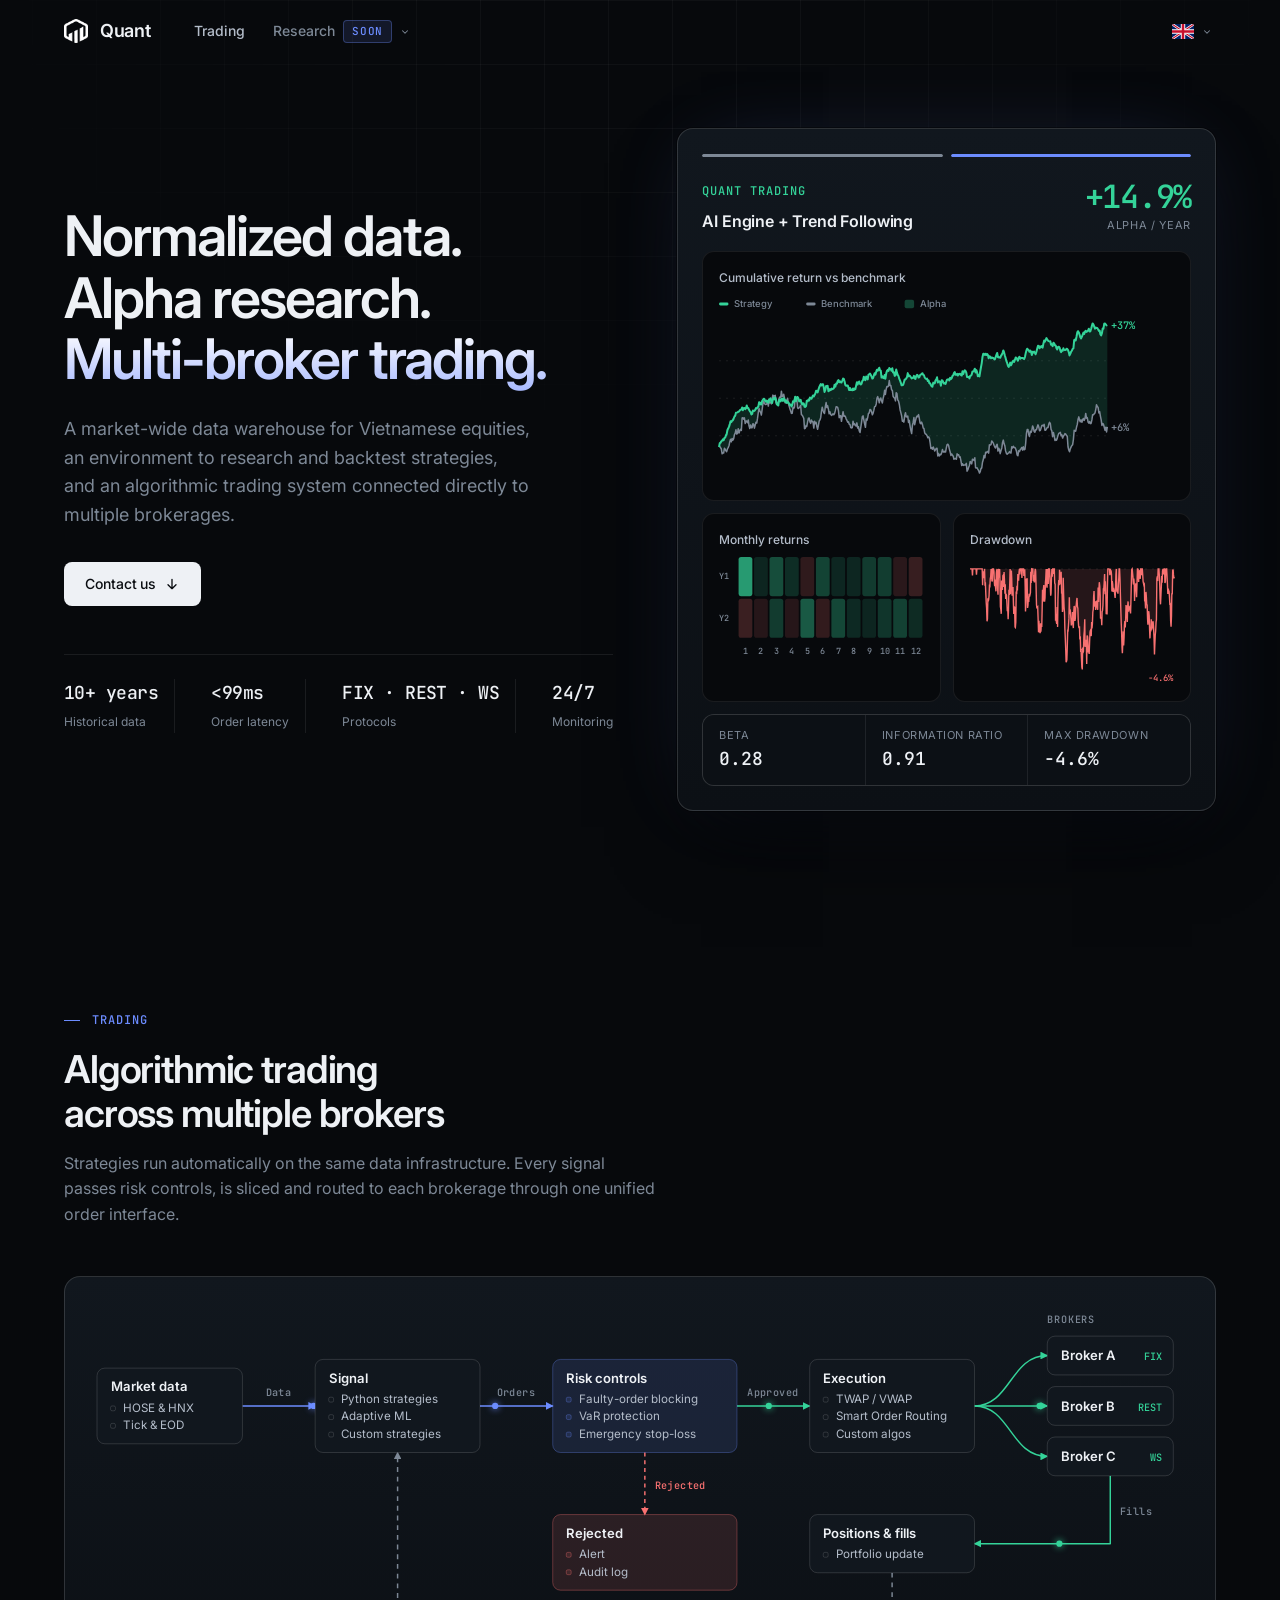
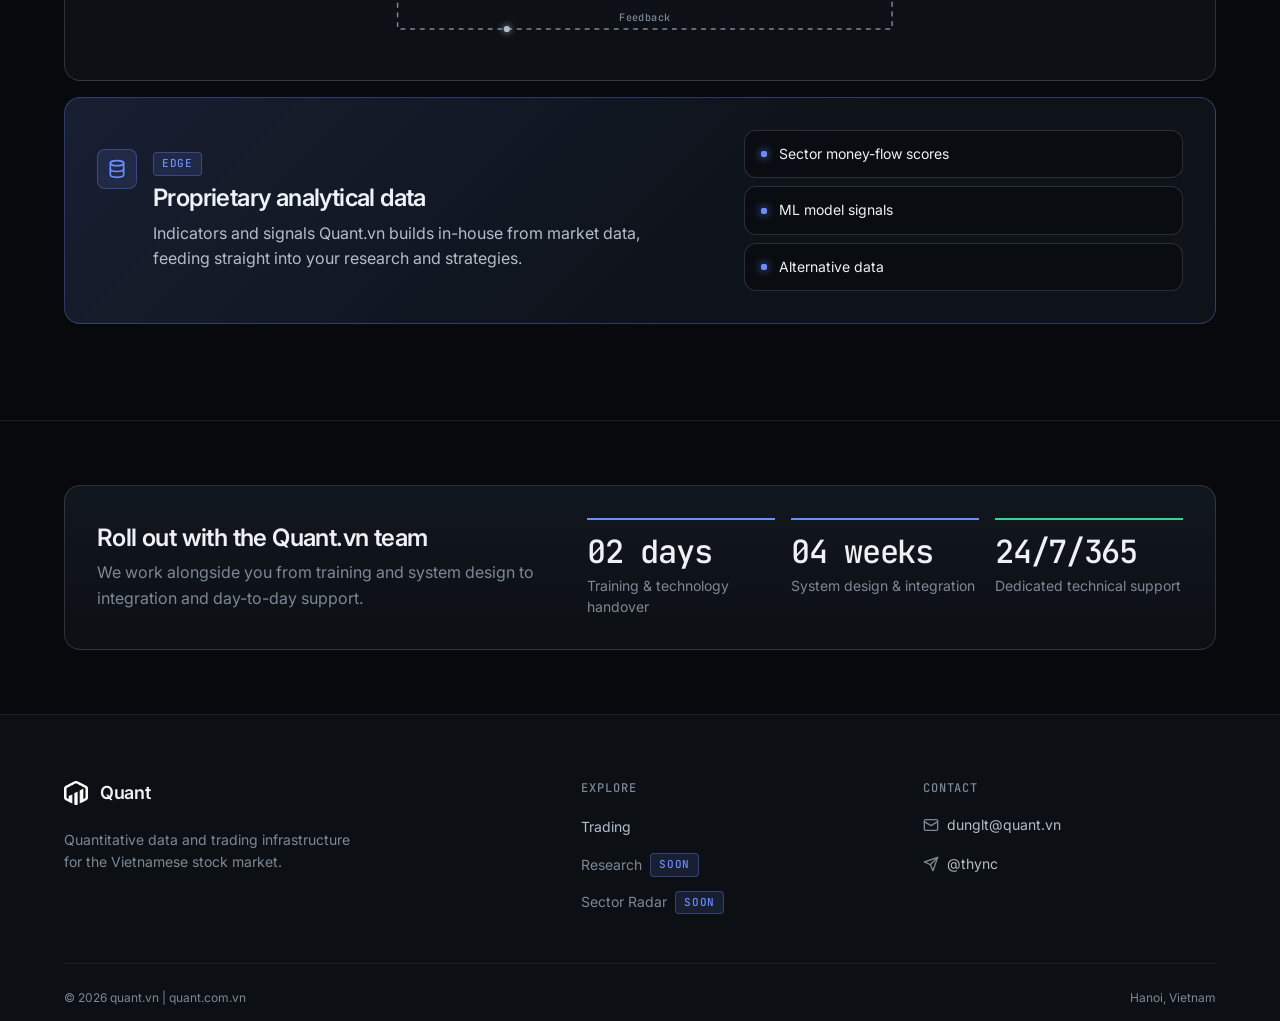
<file: index.html>
<!doctype html>
<html lang="en">
  <head>
    <meta charset="utf-8" />
    <meta name="viewport" content="width=device-width, initial-scale=1" />
    <meta name="theme-color" content="#07090c" />
    <title>Quant.vn - Quantitative data &amp; trading infrastructure</title>
    <meta name="description" content="A normalized data warehouse for Vietnamese equities and a trading system connected to multiple brokerages." />
    <link rel="icon" type="image/png" href="/favicon.png" />
    <link rel="preconnect" href="https://fonts.googleapis.com" />
    <link rel="preconnect" href="https://fonts.gstatic.com" crossorigin />
    <link href="https://fonts.googleapis.com/css2?family=Inter:wght@400;500;600;700&family=JetBrains+Mono:wght@400;500&display=swap" rel="stylesheet" />
    <script type="module" crossorigin src="/assets/index-D3fUPqIU.js"></script>
    <link rel="stylesheet" crossorigin href="/assets/index-DZ99sUiP.css">
  </head>
  <body>
    <div id="root"></div>
  </body>
</html>
</file>
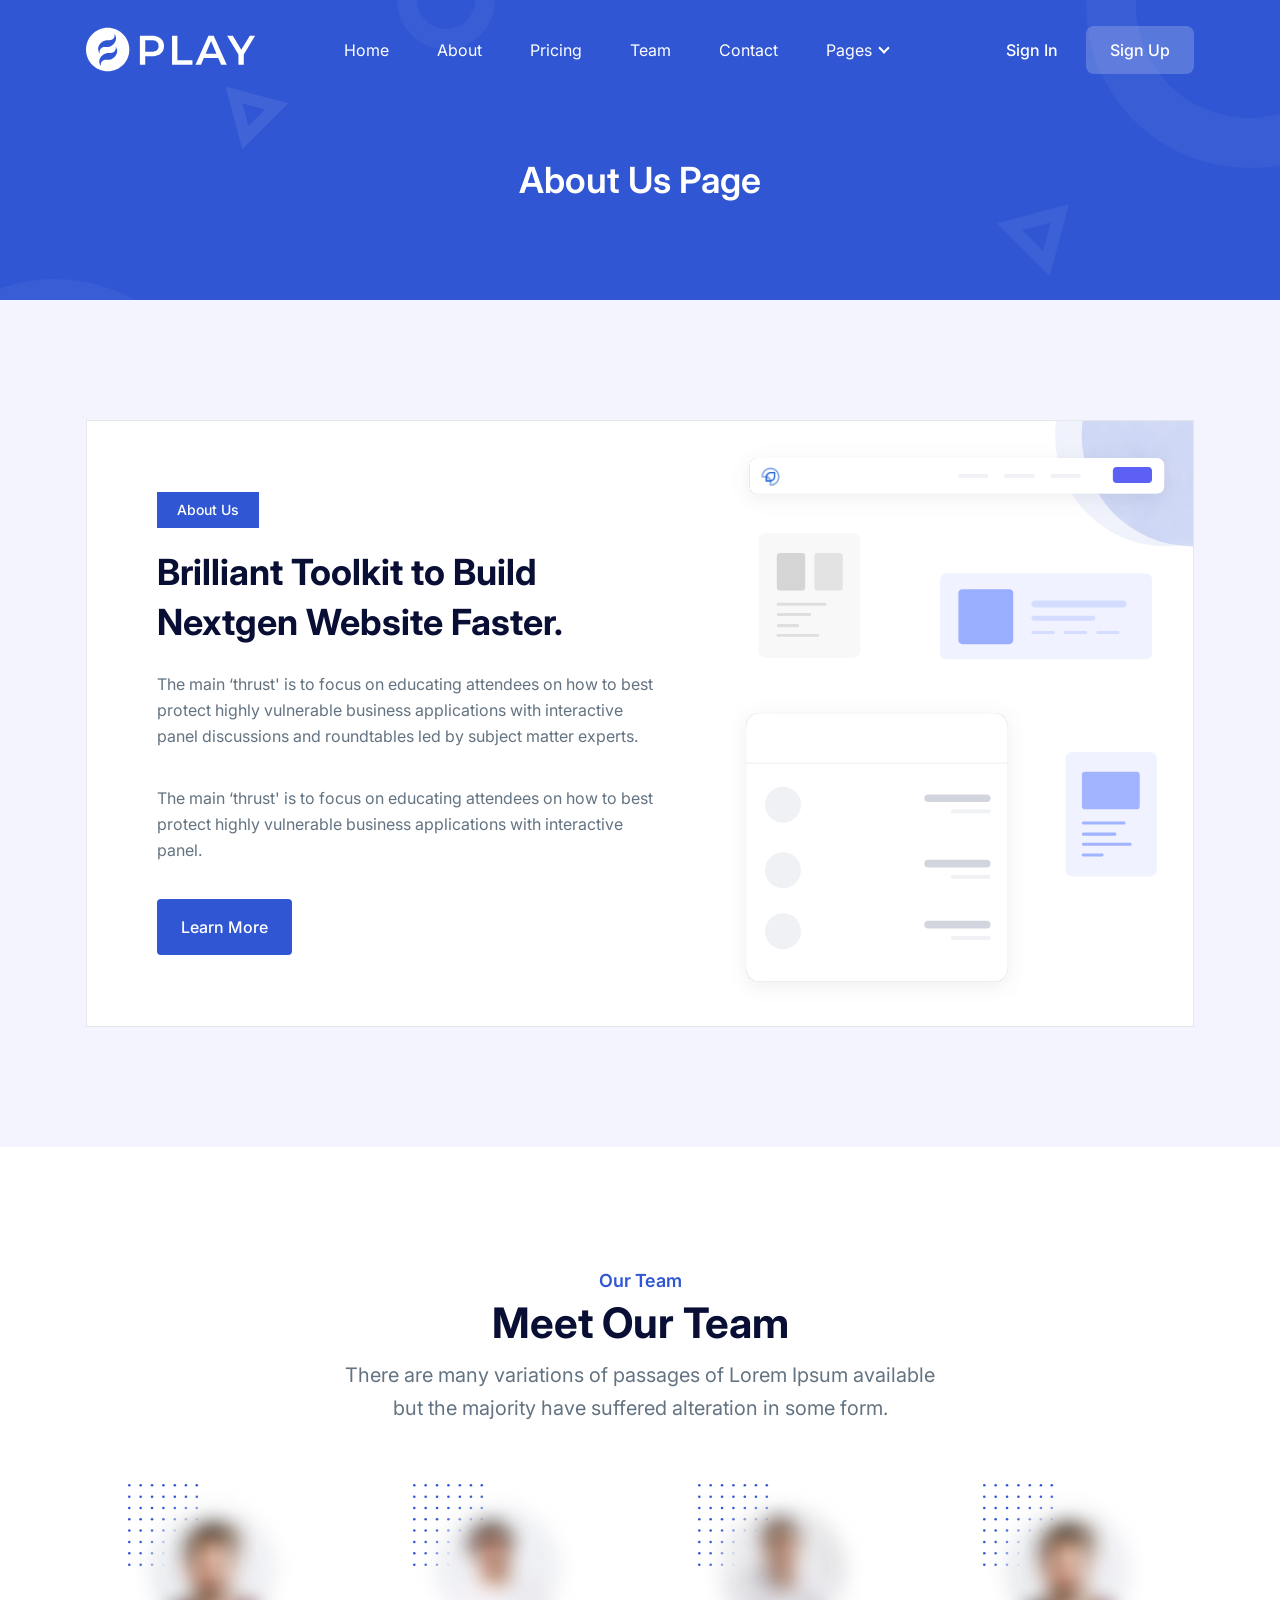
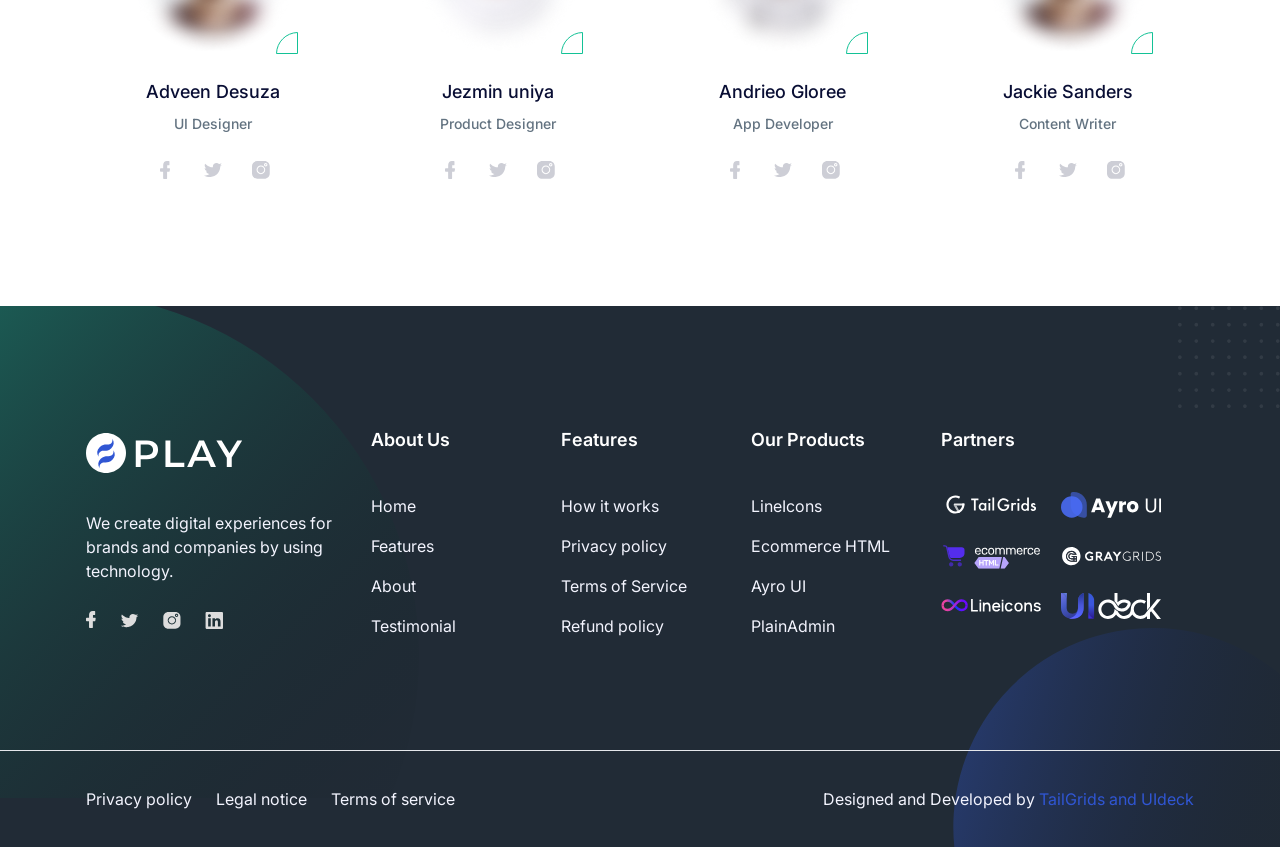
<file: about.html>
<!DOCTYPE html>
<html lang="en">
  <head>
    <meta charset="UTF-8" />
    <meta http-equiv="X-UA-Compatible" content="IE=edge" />
    <meta name="viewport" content="width=device-width, initial-scale=1.0" />
    <title>About | Play Tailwind</title>
    <link
      rel="shortcut icon"
      href="assets/images/favicon.png"
      type="image/x-icon"
    />
    <link rel="stylesheet" href="assets/css/animate.css" />
    <link rel="stylesheet" href="assets/css/tailwind.css" />

    <!-- ==== WOW JS ==== -->
    <script src="assets/js/wow.min.js"></script>
    <script>
      new WOW().init();
    </script>
  </head>
  <body>
    <!-- ====== Navbar Section Start -->
    <div
      class="ud-header absolute top-0 left-0 z-40 flex w-full items-center bg-transparent"
    >
      <div class="container">
        <div class="relative -mx-4 flex items-center justify-between">
          <div class="w-60 max-w-full px-4">
            <a href="index.html" class="navbar-logo block w-full py-5">
              <img
                src="assets/images/logo/logo-white.svg"
                alt="logo"
                class="header-logo w-full"
              />
            </a>
          </div>
          <div class="flex w-full items-center justify-between px-4">
            <div>
              <button
                id="navbarToggler"
                class="absolute right-4 top-1/2 block -translate-y-1/2 rounded-lg px-3 py-[6px] ring-primary focus:ring-2 lg:hidden"
              >
                <span
                  class="relative my-[6px] block h-[2px] w-[30px] bg-white"
                ></span>
                <span
                  class="relative my-[6px] block h-[2px] w-[30px] bg-white"
                ></span>
                <span
                  class="relative my-[6px] block h-[2px] w-[30px] bg-white"
                ></span>
              </button>
              <nav
                id="navbarCollapse"
                class="absolute right-4 top-full hidden w-full max-w-[250px] rounded-lg bg-white py-5 shadow-lg lg:static lg:block lg:w-full lg:max-w-full lg:bg-transparent lg:py-0 lg:px-4 lg:shadow-none xl:px-6"
              >
                <ul class="blcok lg:flex">
                  <li class="group relative">
                    <a
                      href="#home"
                      class="ud-menu-scroll mx-8 flex py-2 text-base text-dark group-hover:text-primary lg:mr-0 lg:inline-flex lg:py-6 lg:px-0 lg:text-white lg:group-hover:text-white lg:group-hover:opacity-70"
                    >
                      Home
                    </a>
                  </li>
                  <li class="group relative">
                    <a
                      href="/#about"
                      class="ud-menu-scroll mx-8 flex py-2 text-base text-dark group-hover:text-primary lg:mr-0 lg:ml-7 lg:inline-flex lg:py-6 lg:px-0 lg:text-white lg:group-hover:text-white lg:group-hover:opacity-70 xl:ml-12"
                    >
                      About
                    </a>
                  </li>
                  <li class="group relative">
                    <a
                      href="/#pricing"
                      class="ud-menu-scroll mx-8 flex py-2 text-base text-dark group-hover:text-primary lg:mr-0 lg:ml-7 lg:inline-flex lg:py-6 lg:px-0 lg:text-white lg:group-hover:text-white lg:group-hover:opacity-70 xl:ml-12"
                    >
                      Pricing
                    </a>
                  </li>
                  <li class="group relative">
                    <a
                      href="/#team"
                      class="ud-menu-scroll mx-8 flex py-2 text-base text-dark group-hover:text-primary lg:mr-0 lg:ml-7 lg:inline-flex lg:py-6 lg:px-0 lg:text-white lg:group-hover:text-white lg:group-hover:opacity-70 xl:ml-12"
                    >
                      Team
                    </a>
                  </li>
                  <li class="group relative">
                    <a
                      href="/#contact"
                      class="ud-menu-scroll mx-8 flex py-2 text-base text-dark group-hover:text-primary lg:mr-0 lg:ml-7 lg:inline-flex lg:py-6 lg:px-0 lg:text-white lg:group-hover:text-white lg:group-hover:opacity-70 xl:ml-12"
                    >
                      Contact
                    </a>
                  </li>
                  <li class="submenu-item group relative">
                    <a
                      href="javascript:void(0)"
                      class="relative mx-8 flex py-2 text-base text-dark after:absolute after:right-1 after:top-1/2 after:mt-[-2px] after:h-2 after:w-2 after:-translate-y-1/2 after:rotate-45 after:border-b-2 after:border-r-2 after:border-current group-hover:text-primary lg:mr-0 lg:ml-8 lg:inline-flex lg:py-6 lg:pl-0 lg:pr-4 lg:text-white lg:after:right-0 lg:group-hover:text-white lg:group-hover:opacity-70 xl:ml-12"
                    >
                      Pages
                    </a>
                    <div
                      class="submenu relative top-full left-0 hidden w-[250px] rounded-sm bg-white p-4 transition-[top] duration-300 group-hover:opacity-100 lg:invisible lg:absolute lg:top-[110%] lg:block lg:opacity-0 lg:shadow-lg lg:group-hover:visible lg:group-hover:top-full"
                    >
                      <a
                        href="about.html"
                        class="block rounded py-[10px] px-4 text-sm text-body-color hover:text-primary"
                      >
                        About Page
                      </a>
                      <a
                        href="pricing.html"
                        class="block rounded py-[10px] px-4 text-sm text-body-color hover:text-primary"
                      >
                        Pricing Page
                      </a>
                      <a
                        href="contact.html"
                        class="block rounded py-[10px] px-4 text-sm text-body-color hover:text-primary"
                      >
                        Contact Page
                      </a>
                      <a
                        href="blog-grids.html"
                        class="block rounded py-[10px] px-4 text-sm text-body-color hover:text-primary"
                      >
                        Blog Grid Page
                      </a>
                      <a
                        href="blog-details.html"
                        class="block rounded py-[10px] px-4 text-sm text-body-color hover:text-primary"
                      >
                        Blog Details Page
                      </a>
                      <a
                        href="signup.html"
                        class="block rounded py-[10px] px-4 text-sm text-body-color hover:text-primary"
                      >
                        Sign Up Page
                      </a>
                      <a
                        href="signin.html"
                        class="block rounded py-[10px] px-4 text-sm text-body-color hover:text-primary"
                      >
                        Sign In Page
                      </a>
                      <a
                        href="404.html"
                        class="block rounded py-[10px] px-4 text-sm text-body-color hover:text-primary"
                      >
                        404 Page
                      </a>
                    </div>
                  </li>
                </ul>
              </nav>
            </div>
            <div class="hidden justify-end pr-16 sm:flex lg:pr-0">
              <a
                href="signin.html"
                class="loginBtn py-3 px-7 text-base font-medium text-white hover:opacity-70"
              >
                Sign In
              </a>
              <a
                href="signup.html"
                class="signUpBtn rounded-lg bg-white bg-opacity-20 py-3 px-6 text-base font-medium text-white duration-300 ease-in-out hover:bg-opacity-100 hover:text-dark"
              >
                Sign Up
              </a>
            </div>
          </div>
        </div>
      </div>
    </div>
    <!-- ====== Navbar Section End -->

    <!-- ====== Banner Section Start -->
    <div
      class="relative z-10 overflow-hidden bg-primary pt-[120px] pb-[100px] md:pt-[130px] lg:pt-[160px]"
    >
      <div class="container">
        <div class="-mx-4 flex flex-wrap items-center">
          <div class="w-full px-4">
            <div class="text-center">
              <h1 class="text-4xl font-semibold text-white">About Us Page</h1>
            </div>
          </div>
        </div>
      </div>
      <div>
        <span class="absolute top-0 left-0 z-[-1]">
          <svg
            width="495"
            height="470"
            viewBox="0 0 495 470"
            fill="none"
            xmlns="http://www.w3.org/2000/svg"
          >
            <circle
              cx="55"
              cy="442"
              r="138"
              stroke="white"
              stroke-opacity="0.04"
              stroke-width="50"
            />
            <circle
              cx="446"
              r="39"
              stroke="white"
              stroke-opacity="0.04"
              stroke-width="20"
            />
            <path
              d="M245.406 137.609L233.985 94.9852L276.609 106.406L245.406 137.609Z"
              stroke="white"
              stroke-opacity="0.08"
              stroke-width="12"
            />
          </svg>
        </span>
        <span class="absolute top-0 right-0 z-[-1]">
          <svg
            width="493"
            height="470"
            viewBox="0 0 493 470"
            fill="none"
            xmlns="http://www.w3.org/2000/svg"
          >
            <circle
              cx="462"
              cy="5"
              r="138"
              stroke="white"
              stroke-opacity="0.04"
              stroke-width="50"
            />
            <circle
              cx="49"
              cy="470"
              r="39"
              stroke="white"
              stroke-opacity="0.04"
              stroke-width="20"
            />
            <path
              d="M222.393 226.701L272.808 213.192L259.299 263.607L222.393 226.701Z"
              stroke="white"
              stroke-opacity="0.06"
              stroke-width="13"
            />
          </svg>
        </span>
      </div>
    </div>
    <!-- ====== Banner Section End -->

    <!-- ====== About Section Start -->
    <section
      id="about"
      class="bg-[#f3f4fe] pt-20 pb-20 lg:pt-[120px] lg:pb-[120px]"
    >
      <div class="container">
        <div class="wow fadeInUp bg-white" data-wow-delay=".2s">
          <div class="-mx-4 flex flex-wrap">
            <div class="w-full px-4">
              <div
                class="items-center justify-between overflow-hidden border lg:flex"
              >
                <div
                  class="w-full py-12 px-7 sm:px-12 md:p-16 lg:max-w-[565px] lg:py-9 lg:px-16 xl:max-w-[640px] xl:p-[70px]"
                >
                  <span
                    class="mb-5 inline-block bg-primary py-2 px-5 text-sm font-medium text-white"
                  >
                    About Us
                  </span>
                  <h2
                    class="mb-6 text-3xl font-bold text-dark sm:text-4xl sm:leading-snug 2xl:text-[40px]"
                  >
                    Brilliant Toolkit to Build Nextgen Website Faster.
                  </h2>
                  <p class="mb-9 text-base leading-relaxed text-body-color">
                    The main ‘thrust' is to focus on educating attendees on how
                    to best protect highly vulnerable business applications with
                    interactive panel discussions and roundtables led by subject
                    matter experts.
                  </p>
                  <p class="mb-9 text-base leading-relaxed text-body-color">
                    The main ‘thrust' is to focus on educating attendees on how
                    to best protect highly vulnerable business applications with
                    interactive panel.
                  </p>
                  <a
                    href="javascript:void(0)"
                    class="inline-flex items-center justify-center rounded bg-primary py-4 px-6 text-base font-medium text-white transition duration-300 ease-in-out hover:bg-opacity-90 hover:shadow-lg"
                  >
                    Learn More
                  </a>
                </div>
                <div class="text-center">
                  <div class="relative z-10 inline-block">
                    <img
                      src="assets/images/about/about-image.svg"
                      alt="image"
                      class="mx-auto lg:ml-auto"
                    />
                  </div>
                </div>
              </div>
            </div>
          </div>
        </div>
      </div>
    </section>
    <!-- ====== About Section End -->

    <!-- ====== Team Section Start -->
    <section id="team" class="pt-20 pb-10 lg:pt-[120px] lg:pb-20">
      <div class="container">
        <div class="-mx-4 flex flex-wrap">
          <div class="w-full px-4">
            <div class="mx-auto mb-[60px] max-w-[620px] text-center">
              <span class="mb-2 block text-lg font-semibold text-primary">
                Our Team
              </span>
              <h2
                class="mb-4 text-3xl font-bold text-dark sm:text-4xl md:text-[42px]"
              >
                Meet Our Team
              </h2>
              <p
                class="text-lg leading-relaxed text-body-color sm:text-xl sm:leading-relaxed"
              >
                There are many variations of passages of Lorem Ipsum available
                but the majority have suffered alteration in some form.
              </p>
            </div>
          </div>
        </div>

        <div class="-mx-4 flex flex-wrap justify-center">
          <div class="w-full px-4 sm:w-1/2 lg:w-1/4">
            <div class="wow fadeInUp mb-10" data-wow-delay=".1s">
              <div
                class="h-170px] relative z-10 mx-auto mb-6 w-[170px] rounded-full"
              >
                <img
                  src="assets/images/team/team-01.png"
                  alt="image"
                  class="w-full rounded-full"
                />
                <span class="absolute top-0 left-0 z-[-1]">
                  <svg
                    width="71"
                    height="82"
                    viewBox="0 0 71 82"
                    fill="none"
                    xmlns="http://www.w3.org/2000/svg"
                  >
                    <circle
                      cx="1.29337"
                      cy="80.7066"
                      r="1.29337"
                      transform="rotate(-90 1.29337 80.7066)"
                      fill="#3056D3"
                    />
                    <circle
                      cx="12.6747"
                      cy="80.7066"
                      r="1.29337"
                      transform="rotate(-90 12.6747 80.7066)"
                      fill="#3056D3"
                    />
                    <circle
                      cx="24.0575"
                      cy="80.7066"
                      r="1.29337"
                      transform="rotate(-90 24.0575 80.7066)"
                      fill="#3056D3"
                    />
                    <circle
                      cx="35.4379"
                      cy="80.7066"
                      r="1.29337"
                      transform="rotate(-90 35.4379 80.7066)"
                      fill="#3056D3"
                    />
                    <circle
                      cx="46.8197"
                      cy="80.7066"
                      r="1.29337"
                      transform="rotate(-90 46.8197 80.7066)"
                      fill="#3056D3"
                    />
                    <circle
                      cx="68.807"
                      cy="80.7066"
                      r="1.29337"
                      transform="rotate(-90 68.807 80.7066)"
                      fill="#3056D3"
                    />
                    <circle
                      cx="57.9443"
                      cy="80.7066"
                      r="1.29337"
                      transform="rotate(-90 57.9443 80.7066)"
                      fill="#3056D3"
                    />
                    <circle
                      cx="1.29337"
                      cy="69.3249"
                      r="1.29337"
                      transform="rotate(-90 1.29337 69.3249)"
                      fill="#3056D3"
                    />
                    <circle
                      cx="12.6747"
                      cy="69.3249"
                      r="1.29337"
                      transform="rotate(-90 12.6747 69.3249)"
                      fill="#3056D3"
                    />
                    <circle
                      cx="24.0575"
                      cy="69.3249"
                      r="1.29337"
                      transform="rotate(-90 24.0575 69.3249)"
                      fill="#3056D3"
                    />
                    <circle
                      cx="35.4379"
                      cy="69.3249"
                      r="1.29337"
                      transform="rotate(-90 35.4379 69.3249)"
                      fill="#3056D3"
                    />
                    <circle
                      cx="46.8197"
                      cy="69.325"
                      r="1.29337"
                      transform="rotate(-90 46.8197 69.325)"
                      fill="#3056D3"
                    />
                    <circle
                      cx="68.807"
                      cy="69.325"
                      r="1.29337"
                      transform="rotate(-90 68.807 69.325)"
                      fill="#3056D3"
                    />
                    <circle
                      cx="57.9433"
                      cy="69.325"
                      r="1.29337"
                      transform="rotate(-90 57.9433 69.325)"
                      fill="#3056D3"
                    />
                    <circle
                      cx="1.29337"
                      cy="57.9433"
                      r="1.29337"
                      transform="rotate(-90 1.29337 57.9433)"
                      fill="#3056D3"
                    />
                    <circle
                      cx="1.29337"
                      cy="24.0568"
                      r="1.29337"
                      transform="rotate(-90 1.29337 24.0568)"
                      fill="#3056D3"
                    />
                    <circle
                      cx="12.6747"
                      cy="57.9433"
                      r="1.29337"
                      transform="rotate(-90 12.6747 57.9433)"
                      fill="#3056D3"
                    />
                    <circle
                      cx="12.6747"
                      cy="24.0568"
                      r="1.29337"
                      transform="rotate(-90 12.6747 24.0568)"
                      fill="#3056D3"
                    />
                    <circle
                      cx="24.0575"
                      cy="57.9433"
                      r="1.29337"
                      transform="rotate(-90 24.0575 57.9433)"
                      fill="#3056D3"
                    />
                    <circle
                      cx="24.0575"
                      cy="24.0568"
                      r="1.29337"
                      transform="rotate(-90 24.0575 24.0568)"
                      fill="#3056D3"
                    />
                    <circle
                      cx="35.4379"
                      cy="57.9433"
                      r="1.29337"
                      transform="rotate(-90 35.4379 57.9433)"
                      fill="#3056D3"
                    />
                    <circle
                      cx="35.4379"
                      cy="24.0568"
                      r="1.29337"
                      transform="rotate(-90 35.4379 24.0568)"
                      fill="#3056D3"
                    />
                    <circle
                      cx="46.8197"
                      cy="57.9431"
                      r="1.29337"
                      transform="rotate(-90 46.8197 57.9431)"
                      fill="#3056D3"
                    />
                    <circle
                      cx="46.8197"
                      cy="24.0567"
                      r="1.29337"
                      transform="rotate(-90 46.8197 24.0567)"
                      fill="#3056D3"
                    />
                    <circle
                      cx="68.807"
                      cy="57.9431"
                      r="1.29337"
                      transform="rotate(-90 68.807 57.9431)"
                      fill="#3056D3"
                    />
                    <circle
                      cx="68.807"
                      cy="24.0567"
                      r="1.29337"
                      transform="rotate(-90 68.807 24.0567)"
                      fill="#3056D3"
                    />
                    <circle
                      cx="57.9433"
                      cy="57.9431"
                      r="1.29337"
                      transform="rotate(-90 57.9433 57.9431)"
                      fill="#3056D3"
                    />
                    <circle
                      cx="57.9443"
                      cy="24.0567"
                      r="1.29337"
                      transform="rotate(-90 57.9443 24.0567)"
                      fill="#3056D3"
                    />
                    <circle
                      cx="1.29337"
                      cy="46.5615"
                      r="1.29337"
                      transform="rotate(-90 1.29337 46.5615)"
                      fill="#3056D3"
                    />
                    <circle
                      cx="1.29337"
                      cy="12.6751"
                      r="1.29337"
                      transform="rotate(-90 1.29337 12.6751)"
                      fill="#3056D3"
                    />
                    <circle
                      cx="12.6747"
                      cy="46.5615"
                      r="1.29337"
                      transform="rotate(-90 12.6747 46.5615)"
                      fill="#3056D3"
                    />
                    <circle
                      cx="12.6747"
                      cy="12.6751"
                      r="1.29337"
                      transform="rotate(-90 12.6747 12.6751)"
                      fill="#3056D3"
                    />
                    <circle
                      cx="24.0575"
                      cy="46.5615"
                      r="1.29337"
                      transform="rotate(-90 24.0575 46.5615)"
                      fill="#3056D3"
                    />
                    <circle
                      cx="24.0575"
                      cy="12.6751"
                      r="1.29337"
                      transform="rotate(-90 24.0575 12.6751)"
                      fill="#3056D3"
                    />
                    <circle
                      cx="35.4379"
                      cy="46.5615"
                      r="1.29337"
                      transform="rotate(-90 35.4379 46.5615)"
                      fill="#3056D3"
                    />
                    <circle
                      cx="35.4379"
                      cy="12.6751"
                      r="1.29337"
                      transform="rotate(-90 35.4379 12.6751)"
                      fill="#3056D3"
                    />
                    <circle
                      cx="46.8197"
                      cy="46.5615"
                      r="1.29337"
                      transform="rotate(-90 46.8197 46.5615)"
                      fill="#3056D3"
                    />
                    <circle
                      cx="46.8197"
                      cy="12.6751"
                      r="1.29337"
                      transform="rotate(-90 46.8197 12.6751)"
                      fill="#3056D3"
                    />
                    <circle
                      cx="68.807"
                      cy="46.5615"
                      r="1.29337"
                      transform="rotate(-90 68.807 46.5615)"
                      fill="#3056D3"
                    />
                    <circle
                      cx="68.807"
                      cy="12.6751"
                      r="1.29337"
                      transform="rotate(-90 68.807 12.6751)"
                      fill="#3056D3"
                    />
                    <circle
                      cx="57.9433"
                      cy="46.5615"
                      r="1.29337"
                      transform="rotate(-90 57.9433 46.5615)"
                      fill="#3056D3"
                    />
                    <circle
                      cx="57.9443"
                      cy="12.6751"
                      r="1.29337"
                      transform="rotate(-90 57.9443 12.6751)"
                      fill="#3056D3"
                    />
                    <circle
                      cx="1.29337"
                      cy="35.1798"
                      r="1.29337"
                      transform="rotate(-90 1.29337 35.1798)"
                      fill="#3056D3"
                    />
                    <circle
                      cx="1.29337"
                      cy="1.2933"
                      r="1.29337"
                      transform="rotate(-90 1.29337 1.2933)"
                      fill="#3056D3"
                    />
                    <circle
                      cx="12.6747"
                      cy="35.1798"
                      r="1.29337"
                      transform="rotate(-90 12.6747 35.1798)"
                      fill="#3056D3"
                    />
                    <circle
                      cx="12.6747"
                      cy="1.2933"
                      r="1.29337"
                      transform="rotate(-90 12.6747 1.2933)"
                      fill="#3056D3"
                    />
                    <circle
                      cx="24.0575"
                      cy="35.1798"
                      r="1.29337"
                      transform="rotate(-90 24.0575 35.1798)"
                      fill="#3056D3"
                    />
                    <circle
                      cx="24.0575"
                      cy="1.29336"
                      r="1.29337"
                      transform="rotate(-90 24.0575 1.29336)"
                      fill="#3056D3"
                    />
                    <circle
                      cx="35.4379"
                      cy="35.1798"
                      r="1.29337"
                      transform="rotate(-90 35.4379 35.1798)"
                      fill="#3056D3"
                    />
                    <circle
                      cx="35.4379"
                      cy="1.29336"
                      r="1.29337"
                      transform="rotate(-90 35.4379 1.29336)"
                      fill="#3056D3"
                    />
                    <circle
                      cx="46.8197"
                      cy="35.18"
                      r="1.29337"
                      transform="rotate(-90 46.8197 35.18)"
                      fill="#3056D3"
                    />
                    <circle
                      cx="46.8197"
                      cy="1.29354"
                      r="1.29337"
                      transform="rotate(-90 46.8197 1.29354)"
                      fill="#3056D3"
                    />
                    <circle
                      cx="68.807"
                      cy="35.18"
                      r="1.29337"
                      transform="rotate(-90 68.807 35.18)"
                      fill="#3056D3"
                    />
                    <circle
                      cx="68.807"
                      cy="1.29354"
                      r="1.29337"
                      transform="rotate(-90 68.807 1.29354)"
                      fill="#3056D3"
                    />
                    <circle
                      cx="57.9443"
                      cy="35.18"
                      r="1.29337"
                      transform="rotate(-90 57.9443 35.18)"
                      fill="#3056D3"
                    />
                    <circle
                      cx="57.9443"
                      cy="1.29354"
                      r="1.29337"
                      transform="rotate(-90 57.9443 1.29354)"
                      fill="#3056D3"
                    />
                  </svg>
                </span>
                <span class="absolute right-0 bottom-0">
                  <svg
                    width="22"
                    height="22"
                    viewBox="0 0 22 22"
                    fill="none"
                    xmlns="http://www.w3.org/2000/svg"
                  >
                    <path
                      d="M21.5 21.5L0.505701 21.5C0.767606 10.023 10.023 0.767604 21.5 0.505697L21.5 21.5Z"
                      stroke="#13C296"
                    />
                  </svg>
                </span>
              </div>
              <div class="text-center">
                <h4 class="mb-2 text-lg font-medium text-dark">
                  Adveen Desuza
                </h4>
                <p class="mb-5 text-sm font-medium text-body-color">
                  UI Designer
                </p>
                <div class="flex items-center justify-center">
                  <a
                    href="javascript:void(0)"
                    class="mx-2 flex h-8 w-8 items-center justify-center text-[#cdced6] hover:text-primary"
                  >
                    <svg
                      width="10"
                      height="18"
                      viewBox="0 0 10 18"
                      class="fill-current"
                    >
                      <path
                        d="M9.29878 7.2H7.74898H7.19548V6.61935V4.81936V4.23871H7.74898H8.91133C9.21575 4.23871 9.46483 4.00645 9.46483 3.65806V0.580645C9.46483 0.26129 9.24343 0 8.91133 0H6.89106C4.70474 0 3.18262 1.62581 3.18262 4.03548V6.56129V7.14194H2.62912H0.747223C0.359774 7.14194 0 7.46129 0 7.92581V10.0161C0 10.4226 0.304424 10.8 0.747223 10.8H2.57377H3.12727V11.3806V17.2161C3.12727 17.6226 3.43169 18 3.87449 18H6.47593C6.64198 18 6.78036 17.9129 6.89106 17.7968C7.00176 17.6806 7.08478 17.4774 7.08478 17.3032V11.4097V10.829H7.66596H8.91133C9.2711 10.829 9.54785 10.5968 9.6032 10.2484V10.2194V10.1903L9.99065 8.1871C10.0183 7.98387 9.99065 7.75161 9.8246 7.51935C9.76925 7.37419 9.52018 7.22903 9.29878 7.2Z"
                      />
                    </svg>
                  </a>
                  <a
                    href="javascript:void(0)"
                    class="mx-2 flex h-8 w-8 items-center justify-center text-[#cdced6] hover:text-primary"
                  >
                    <svg
                      width="18"
                      height="14"
                      viewBox="0 0 18 14"
                      class="fill-current"
                    >
                      <path
                        d="M15.9968 2.41096L17.1 1.09589C17.4194 0.739726 17.5065 0.465753 17.5355 0.328767C16.6645 0.821918 15.8516 0.986301 15.329 0.986301H15.1258L15.0097 0.876712C14.3129 0.30137 13.4419 0 12.5129 0C10.4806 0 8.88387 1.58904 8.88387 3.42466C8.88387 3.53425 8.88387 3.69863 8.9129 3.80822L9 4.35616L8.39032 4.32877C4.67419 4.21918 1.62581 1.20548 1.13226 0.684932C0.319355 2.05479 0.783871 3.36986 1.27742 4.19178L2.26452 5.72603L0.696774 4.90411C0.725806 6.05479 1.19032 6.9589 2.09032 7.61644L2.87419 8.16438L2.09032 8.46575C2.58387 9.86301 3.6871 10.4384 4.5 10.6575L5.57419 10.9315L4.55806 11.589C2.93226 12.6849 0.9 12.6027 0 12.5205C1.82903 13.726 4.00645 14 5.51613 14C6.64839 14 7.49032 13.8904 7.69355 13.8082C15.8226 12 16.2 5.15068 16.2 3.78082V3.58904L16.3742 3.47945C17.3613 2.60274 17.7677 2.13699 18 1.86301C17.9129 1.89041 17.7968 1.94521 17.6806 1.9726L15.9968 2.41096Z"
                      />
                    </svg>
                  </a>
                  <a
                    href="javascript:void(0)"
                    class="mx-2 flex h-8 w-8 items-center justify-center text-[#cdced6] hover:text-primary"
                  >
                    <svg
                      width="18"
                      height="18"
                      viewBox="0 0 18 18"
                      class="fill-current"
                    >
                      <path
                        d="M8.90245 12.1939C10.7363 12.1939 12.2229 10.7073 12.2229 8.87352C12.2229 7.0397 10.7363 5.5531 8.90245 5.5531C7.06863 5.5531 5.58203 7.0397 5.58203 8.87352C5.58203 10.7073 7.06863 12.1939 8.90245 12.1939Z"
                      />
                      <path
                        d="M12.5088 0H5.23824C2.34719 0 0 2.34719 0 5.23824V12.4516C0 15.3999 2.34719 17.7471 5.23824 17.7471H12.4516C15.3999 17.7471 17.7471 15.3999 17.7471 12.5088V5.23824C17.7471 2.34719 15.3999 0 12.5088 0ZM8.90215 13.2244C6.46909 13.2244 4.55126 11.2493 4.55126 8.87353C4.55126 6.49771 6.49771 4.52264 8.90215 4.52264C11.278 4.52264 13.2244 6.49771 13.2244 8.87353C13.2244 11.2493 11.3066 13.2244 8.90215 13.2244ZM14.9133 4.92338C14.627 5.23824 14.1976 5.40999 13.711 5.40999C13.2817 5.40999 12.8523 5.23824 12.5088 4.92338C12.1939 4.60851 12.0222 4.20777 12.0222 3.72116C12.0222 3.23454 12.1939 2.86243 12.5088 2.51894C12.8237 2.17545 13.2244 2.0037 13.711 2.0037C14.1404 2.0037 14.5984 2.17545 14.9133 2.49031C15.1995 2.86243 15.3999 3.29179 15.3999 3.74978C15.3712 4.20777 15.1995 4.60851 14.9133 4.92338Z"
                      />
                      <path
                        d="M13.7397 3.03418C13.3676 3.03418 13.0527 3.34905 13.0527 3.72116C13.0527 4.09328 13.3676 4.40815 13.7397 4.40815C14.1118 4.40815 14.4267 4.09328 14.4267 3.72116C14.4267 3.34905 14.1405 3.03418 13.7397 3.03418Z"
                      />
                    </svg>
                  </a>
                </div>
              </div>
            </div>
          </div>
          <div class="w-full px-4 sm:w-1/2 lg:w-1/4">
            <div class="wow fadeInUp mb-10" data-wow-delay=".15s">
              <div
                class="h-170px] relative z-10 mx-auto mb-6 w-[170px] rounded-full"
              >
                <img
                  src="assets/images/team/team-02.png"
                  alt="image"
                  class="w-full rounded-full"
                />
                <span class="absolute top-0 left-0 z-[-1]">
                  <svg
                    width="71"
                    height="82"
                    viewBox="0 0 71 82"
                    fill="none"
                    xmlns="http://www.w3.org/2000/svg"
                  >
                    <circle
                      cx="1.29337"
                      cy="80.7066"
                      r="1.29337"
                      transform="rotate(-90 1.29337 80.7066)"
                      fill="#3056D3"
                    />
                    <circle
                      cx="12.6747"
                      cy="80.7066"
                      r="1.29337"
                      transform="rotate(-90 12.6747 80.7066)"
                      fill="#3056D3"
                    />
                    <circle
                      cx="24.0575"
                      cy="80.7066"
                      r="1.29337"
                      transform="rotate(-90 24.0575 80.7066)"
                      fill="#3056D3"
                    />
                    <circle
                      cx="35.4379"
                      cy="80.7066"
                      r="1.29337"
                      transform="rotate(-90 35.4379 80.7066)"
                      fill="#3056D3"
                    />
                    <circle
                      cx="46.8197"
                      cy="80.7066"
                      r="1.29337"
                      transform="rotate(-90 46.8197 80.7066)"
                      fill="#3056D3"
                    />
                    <circle
                      cx="68.807"
                      cy="80.7066"
                      r="1.29337"
                      transform="rotate(-90 68.807 80.7066)"
                      fill="#3056D3"
                    />
                    <circle
                      cx="57.9443"
                      cy="80.7066"
                      r="1.29337"
                      transform="rotate(-90 57.9443 80.7066)"
                      fill="#3056D3"
                    />
                    <circle
                      cx="1.29337"
                      cy="69.3249"
                      r="1.29337"
                      transform="rotate(-90 1.29337 69.3249)"
                      fill="#3056D3"
                    />
                    <circle
                      cx="12.6747"
                      cy="69.3249"
                      r="1.29337"
                      transform="rotate(-90 12.6747 69.3249)"
                      fill="#3056D3"
                    />
                    <circle
                      cx="24.0575"
                      cy="69.3249"
                      r="1.29337"
                      transform="rotate(-90 24.0575 69.3249)"
                      fill="#3056D3"
                    />
                    <circle
                      cx="35.4379"
                      cy="69.3249"
                      r="1.29337"
                      transform="rotate(-90 35.4379 69.3249)"
                      fill="#3056D3"
                    />
                    <circle
                      cx="46.8197"
                      cy="69.325"
                      r="1.29337"
                      transform="rotate(-90 46.8197 69.325)"
                      fill="#3056D3"
                    />
                    <circle
                      cx="68.807"
                      cy="69.325"
                      r="1.29337"
                      transform="rotate(-90 68.807 69.325)"
                      fill="#3056D3"
                    />
                    <circle
                      cx="57.9433"
                      cy="69.325"
                      r="1.29337"
                      transform="rotate(-90 57.9433 69.325)"
                      fill="#3056D3"
                    />
                    <circle
                      cx="1.29337"
                      cy="57.9433"
                      r="1.29337"
                      transform="rotate(-90 1.29337 57.9433)"
                      fill="#3056D3"
                    />
                    <circle
                      cx="1.29337"
                      cy="24.0568"
                      r="1.29337"
                      transform="rotate(-90 1.29337 24.0568)"
                      fill="#3056D3"
                    />
                    <circle
                      cx="12.6747"
                      cy="57.9433"
                      r="1.29337"
                      transform="rotate(-90 12.6747 57.9433)"
                      fill="#3056D3"
                    />
                    <circle
                      cx="12.6747"
                      cy="24.0568"
                      r="1.29337"
                      transform="rotate(-90 12.6747 24.0568)"
                      fill="#3056D3"
                    />
                    <circle
                      cx="24.0575"
                      cy="57.9433"
                      r="1.29337"
                      transform="rotate(-90 24.0575 57.9433)"
                      fill="#3056D3"
                    />
                    <circle
                      cx="24.0575"
                      cy="24.0568"
                      r="1.29337"
                      transform="rotate(-90 24.0575 24.0568)"
                      fill="#3056D3"
                    />
                    <circle
                      cx="35.4379"
                      cy="57.9433"
                      r="1.29337"
                      transform="rotate(-90 35.4379 57.9433)"
                      fill="#3056D3"
                    />
                    <circle
                      cx="35.4379"
                      cy="24.0568"
                      r="1.29337"
                      transform="rotate(-90 35.4379 24.0568)"
                      fill="#3056D3"
                    />
                    <circle
                      cx="46.8197"
                      cy="57.9431"
                      r="1.29337"
                      transform="rotate(-90 46.8197 57.9431)"
                      fill="#3056D3"
                    />
                    <circle
                      cx="46.8197"
                      cy="24.0567"
                      r="1.29337"
                      transform="rotate(-90 46.8197 24.0567)"
                      fill="#3056D3"
                    />
                    <circle
                      cx="68.807"
                      cy="57.9431"
                      r="1.29337"
                      transform="rotate(-90 68.807 57.9431)"
                      fill="#3056D3"
                    />
                    <circle
                      cx="68.807"
                      cy="24.0567"
                      r="1.29337"
                      transform="rotate(-90 68.807 24.0567)"
                      fill="#3056D3"
                    />
                    <circle
                      cx="57.9433"
                      cy="57.9431"
                      r="1.29337"
                      transform="rotate(-90 57.9433 57.9431)"
                      fill="#3056D3"
                    />
                    <circle
                      cx="57.9443"
                      cy="24.0567"
                      r="1.29337"
                      transform="rotate(-90 57.9443 24.0567)"
                      fill="#3056D3"
                    />
                    <circle
                      cx="1.29337"
                      cy="46.5615"
                      r="1.29337"
                      transform="rotate(-90 1.29337 46.5615)"
                      fill="#3056D3"
                    />
                    <circle
                      cx="1.29337"
                      cy="12.6751"
                      r="1.29337"
                      transform="rotate(-90 1.29337 12.6751)"
                      fill="#3056D3"
                    />
                    <circle
                      cx="12.6747"
                      cy="46.5615"
                      r="1.29337"
                      transform="rotate(-90 12.6747 46.5615)"
                      fill="#3056D3"
                    />
                    <circle
                      cx="12.6747"
                      cy="12.6751"
                      r="1.29337"
                      transform="rotate(-90 12.6747 12.6751)"
                      fill="#3056D3"
                    />
                    <circle
                      cx="24.0575"
                      cy="46.5615"
                      r="1.29337"
                      transform="rotate(-90 24.0575 46.5615)"
                      fill="#3056D3"
                    />
                    <circle
                      cx="24.0575"
                      cy="12.6751"
                      r="1.29337"
                      transform="rotate(-90 24.0575 12.6751)"
                      fill="#3056D3"
                    />
                    <circle
                      cx="35.4379"
                      cy="46.5615"
                      r="1.29337"
                      transform="rotate(-90 35.4379 46.5615)"
                      fill="#3056D3"
                    />
                    <circle
                      cx="35.4379"
                      cy="12.6751"
                      r="1.29337"
                      transform="rotate(-90 35.4379 12.6751)"
                      fill="#3056D3"
                    />
                    <circle
                      cx="46.8197"
                      cy="46.5615"
                      r="1.29337"
                      transform="rotate(-90 46.8197 46.5615)"
                      fill="#3056D3"
                    />
                    <circle
                      cx="46.8197"
                      cy="12.6751"
                      r="1.29337"
                      transform="rotate(-90 46.8197 12.6751)"
                      fill="#3056D3"
                    />
                    <circle
                      cx="68.807"
                      cy="46.5615"
                      r="1.29337"
                      transform="rotate(-90 68.807 46.5615)"
                      fill="#3056D3"
                    />
                    <circle
                      cx="68.807"
                      cy="12.6751"
                      r="1.29337"
                      transform="rotate(-90 68.807 12.6751)"
                      fill="#3056D3"
                    />
                    <circle
                      cx="57.9433"
                      cy="46.5615"
                      r="1.29337"
                      transform="rotate(-90 57.9433 46.5615)"
                      fill="#3056D3"
                    />
                    <circle
                      cx="57.9443"
                      cy="12.6751"
                      r="1.29337"
                      transform="rotate(-90 57.9443 12.6751)"
                      fill="#3056D3"
                    />
                    <circle
                      cx="1.29337"
                      cy="35.1798"
                      r="1.29337"
                      transform="rotate(-90 1.29337 35.1798)"
                      fill="#3056D3"
                    />
                    <circle
                      cx="1.29337"
                      cy="1.2933"
                      r="1.29337"
                      transform="rotate(-90 1.29337 1.2933)"
                      fill="#3056D3"
                    />
                    <circle
                      cx="12.6747"
                      cy="35.1798"
                      r="1.29337"
                      transform="rotate(-90 12.6747 35.1798)"
                      fill="#3056D3"
                    />
                    <circle
                      cx="12.6747"
                      cy="1.2933"
                      r="1.29337"
                      transform="rotate(-90 12.6747 1.2933)"
                      fill="#3056D3"
                    />
                    <circle
                      cx="24.0575"
                      cy="35.1798"
                      r="1.29337"
                      transform="rotate(-90 24.0575 35.1798)"
                      fill="#3056D3"
                    />
                    <circle
                      cx="24.0575"
                      cy="1.29336"
                      r="1.29337"
                      transform="rotate(-90 24.0575 1.29336)"
                      fill="#3056D3"
                    />
                    <circle
                      cx="35.4379"
                      cy="35.1798"
                      r="1.29337"
                      transform="rotate(-90 35.4379 35.1798)"
                      fill="#3056D3"
                    />
                    <circle
                      cx="35.4379"
                      cy="1.29336"
                      r="1.29337"
                      transform="rotate(-90 35.4379 1.29336)"
                      fill="#3056D3"
                    />
                    <circle
                      cx="46.8197"
                      cy="35.18"
                      r="1.29337"
                      transform="rotate(-90 46.8197 35.18)"
                      fill="#3056D3"
                    />
                    <circle
                      cx="46.8197"
                      cy="1.29354"
                      r="1.29337"
                      transform="rotate(-90 46.8197 1.29354)"
                      fill="#3056D3"
                    />
                    <circle
                      cx="68.807"
                      cy="35.18"
                      r="1.29337"
                      transform="rotate(-90 68.807 35.18)"
                      fill="#3056D3"
                    />
                    <circle
                      cx="68.807"
                      cy="1.29354"
                      r="1.29337"
                      transform="rotate(-90 68.807 1.29354)"
                      fill="#3056D3"
                    />
                    <circle
                      cx="57.9443"
                      cy="35.18"
                      r="1.29337"
                      transform="rotate(-90 57.9443 35.18)"
                      fill="#3056D3"
                    />
                    <circle
                      cx="57.9443"
                      cy="1.29354"
                      r="1.29337"
                      transform="rotate(-90 57.9443 1.29354)"
                      fill="#3056D3"
                    />
                  </svg>
                </span>
                <span class="absolute right-0 bottom-0">
                  <svg
                    width="22"
                    height="22"
                    viewBox="0 0 22 22"
                    fill="none"
                    xmlns="http://www.w3.org/2000/svg"
                  >
                    <path
                      d="M21.5 21.5L0.505701 21.5C0.767606 10.023 10.023 0.767604 21.5 0.505697L21.5 21.5Z"
                      stroke="#13C296"
                    />
                  </svg>
                </span>
              </div>
              <div class="text-center">
                <h4 class="mb-2 text-lg font-medium text-dark">Jezmin uniya</h4>
                <p class="mb-5 text-sm font-medium text-body-color">
                  Product Designer
                </p>
                <div class="flex items-center justify-center">
                  <a
                    href="javascript:void(0)"
                    class="mx-2 flex h-8 w-8 items-center justify-center text-[#cdced6] hover:text-primary"
                  >
                    <svg
                      width="10"
                      height="18"
                      viewBox="0 0 10 18"
                      class="fill-current"
                    >
                      <path
                        d="M9.29878 7.2H7.74898H7.19548V6.61935V4.81936V4.23871H7.74898H8.91133C9.21575 4.23871 9.46483 4.00645 9.46483 3.65806V0.580645C9.46483 0.26129 9.24343 0 8.91133 0H6.89106C4.70474 0 3.18262 1.62581 3.18262 4.03548V6.56129V7.14194H2.62912H0.747223C0.359774 7.14194 0 7.46129 0 7.92581V10.0161C0 10.4226 0.304424 10.8 0.747223 10.8H2.57377H3.12727V11.3806V17.2161C3.12727 17.6226 3.43169 18 3.87449 18H6.47593C6.64198 18 6.78036 17.9129 6.89106 17.7968C7.00176 17.6806 7.08478 17.4774 7.08478 17.3032V11.4097V10.829H7.66596H8.91133C9.2711 10.829 9.54785 10.5968 9.6032 10.2484V10.2194V10.1903L9.99065 8.1871C10.0183 7.98387 9.99065 7.75161 9.8246 7.51935C9.76925 7.37419 9.52018 7.22903 9.29878 7.2Z"
                      />
                    </svg>
                  </a>
                  <a
                    href="javascript:void(0)"
                    class="mx-2 flex h-8 w-8 items-center justify-center text-[#cdced6] hover:text-primary"
                  >
                    <svg
                      width="18"
                      height="14"
                      viewBox="0 0 18 14"
                      class="fill-current"
                    >
                      <path
                        d="M15.9968 2.41096L17.1 1.09589C17.4194 0.739726 17.5065 0.465753 17.5355 0.328767C16.6645 0.821918 15.8516 0.986301 15.329 0.986301H15.1258L15.0097 0.876712C14.3129 0.30137 13.4419 0 12.5129 0C10.4806 0 8.88387 1.58904 8.88387 3.42466C8.88387 3.53425 8.88387 3.69863 8.9129 3.80822L9 4.35616L8.39032 4.32877C4.67419 4.21918 1.62581 1.20548 1.13226 0.684932C0.319355 2.05479 0.783871 3.36986 1.27742 4.19178L2.26452 5.72603L0.696774 4.90411C0.725806 6.05479 1.19032 6.9589 2.09032 7.61644L2.87419 8.16438L2.09032 8.46575C2.58387 9.86301 3.6871 10.4384 4.5 10.6575L5.57419 10.9315L4.55806 11.589C2.93226 12.6849 0.9 12.6027 0 12.5205C1.82903 13.726 4.00645 14 5.51613 14C6.64839 14 7.49032 13.8904 7.69355 13.8082C15.8226 12 16.2 5.15068 16.2 3.78082V3.58904L16.3742 3.47945C17.3613 2.60274 17.7677 2.13699 18 1.86301C17.9129 1.89041 17.7968 1.94521 17.6806 1.9726L15.9968 2.41096Z"
                      />
                    </svg>
                  </a>
                  <a
                    href="javascript:void(0)"
                    class="mx-2 flex h-8 w-8 items-center justify-center text-[#cdced6] hover:text-primary"
                  >
                    <svg
                      width="18"
                      height="18"
                      viewBox="0 0 18 18"
                      class="fill-current"
                    >
                      <path
                        d="M8.90245 12.1939C10.7363 12.1939 12.2229 10.7073 12.2229 8.87352C12.2229 7.0397 10.7363 5.5531 8.90245 5.5531C7.06863 5.5531 5.58203 7.0397 5.58203 8.87352C5.58203 10.7073 7.06863 12.1939 8.90245 12.1939Z"
                      />
                      <path
                        d="M12.5088 0H5.23824C2.34719 0 0 2.34719 0 5.23824V12.4516C0 15.3999 2.34719 17.7471 5.23824 17.7471H12.4516C15.3999 17.7471 17.7471 15.3999 17.7471 12.5088V5.23824C17.7471 2.34719 15.3999 0 12.5088 0ZM8.90215 13.2244C6.46909 13.2244 4.55126 11.2493 4.55126 8.87353C4.55126 6.49771 6.49771 4.52264 8.90215 4.52264C11.278 4.52264 13.2244 6.49771 13.2244 8.87353C13.2244 11.2493 11.3066 13.2244 8.90215 13.2244ZM14.9133 4.92338C14.627 5.23824 14.1976 5.40999 13.711 5.40999C13.2817 5.40999 12.8523 5.23824 12.5088 4.92338C12.1939 4.60851 12.0222 4.20777 12.0222 3.72116C12.0222 3.23454 12.1939 2.86243 12.5088 2.51894C12.8237 2.17545 13.2244 2.0037 13.711 2.0037C14.1404 2.0037 14.5984 2.17545 14.9133 2.49031C15.1995 2.86243 15.3999 3.29179 15.3999 3.74978C15.3712 4.20777 15.1995 4.60851 14.9133 4.92338Z"
                      />
                      <path
                        d="M13.7397 3.03418C13.3676 3.03418 13.0527 3.34905 13.0527 3.72116C13.0527 4.09328 13.3676 4.40815 13.7397 4.40815C14.1118 4.40815 14.4267 4.09328 14.4267 3.72116C14.4267 3.34905 14.1405 3.03418 13.7397 3.03418Z"
                      />
                    </svg>
                  </a>
                </div>
              </div>
            </div>
          </div>
          <div class="w-full px-4 sm:w-1/2 lg:w-1/4">
            <div class="wow fadeInUp mb-10" data-wow-delay=".2s">
              <div
                class="h-170px] relative z-10 mx-auto mb-6 w-[170px] rounded-full"
              >
                <img
                  src="assets/images/team/team-03.png"
                  alt="image"
                  class="w-full rounded-full"
                />
                <span class="absolute top-0 left-0 z-[-1]">
                  <svg
                    width="71"
                    height="82"
                    viewBox="0 0 71 82"
                    fill="none"
                    xmlns="http://www.w3.org/2000/svg"
                  >
                    <circle
                      cx="1.29337"
                      cy="80.7066"
                      r="1.29337"
                      transform="rotate(-90 1.29337 80.7066)"
                      fill="#3056D3"
                    />
                    <circle
                      cx="12.6747"
                      cy="80.7066"
                      r="1.29337"
                      transform="rotate(-90 12.6747 80.7066)"
                      fill="#3056D3"
                    />
                    <circle
                      cx="24.0575"
                      cy="80.7066"
                      r="1.29337"
                      transform="rotate(-90 24.0575 80.7066)"
                      fill="#3056D3"
                    />
                    <circle
                      cx="35.4379"
                      cy="80.7066"
                      r="1.29337"
                      transform="rotate(-90 35.4379 80.7066)"
                      fill="#3056D3"
                    />
                    <circle
                      cx="46.8197"
                      cy="80.7066"
                      r="1.29337"
                      transform="rotate(-90 46.8197 80.7066)"
                      fill="#3056D3"
                    />
                    <circle
                      cx="68.807"
                      cy="80.7066"
                      r="1.29337"
                      transform="rotate(-90 68.807 80.7066)"
                      fill="#3056D3"
                    />
                    <circle
                      cx="57.9443"
                      cy="80.7066"
                      r="1.29337"
                      transform="rotate(-90 57.9443 80.7066)"
                      fill="#3056D3"
                    />
                    <circle
                      cx="1.29337"
                      cy="69.3249"
                      r="1.29337"
                      transform="rotate(-90 1.29337 69.3249)"
                      fill="#3056D3"
                    />
                    <circle
                      cx="12.6747"
                      cy="69.3249"
                      r="1.29337"
                      transform="rotate(-90 12.6747 69.3249)"
                      fill="#3056D3"
                    />
                    <circle
                      cx="24.0575"
                      cy="69.3249"
                      r="1.29337"
                      transform="rotate(-90 24.0575 69.3249)"
                      fill="#3056D3"
                    />
                    <circle
                      cx="35.4379"
                      cy="69.3249"
                      r="1.29337"
                      transform="rotate(-90 35.4379 69.3249)"
                      fill="#3056D3"
                    />
                    <circle
                      cx="46.8197"
                      cy="69.325"
                      r="1.29337"
                      transform="rotate(-90 46.8197 69.325)"
                      fill="#3056D3"
                    />
                    <circle
                      cx="68.807"
                      cy="69.325"
                      r="1.29337"
                      transform="rotate(-90 68.807 69.325)"
                      fill="#3056D3"
                    />
                    <circle
                      cx="57.9433"
                      cy="69.325"
                      r="1.29337"
                      transform="rotate(-90 57.9433 69.325)"
                      fill="#3056D3"
                    />
                    <circle
                      cx="1.29337"
                      cy="57.9433"
                      r="1.29337"
                      transform="rotate(-90 1.29337 57.9433)"
                      fill="#3056D3"
                    />
                    <circle
                      cx="1.29337"
                      cy="24.0568"
                      r="1.29337"
                      transform="rotate(-90 1.29337 24.0568)"
                      fill="#3056D3"
                    />
                    <circle
                      cx="12.6747"
                      cy="57.9433"
                      r="1.29337"
                      transform="rotate(-90 12.6747 57.9433)"
                      fill="#3056D3"
                    />
                    <circle
                      cx="12.6747"
                      cy="24.0568"
                      r="1.29337"
                      transform="rotate(-90 12.6747 24.0568)"
                      fill="#3056D3"
                    />
                    <circle
                      cx="24.0575"
                      cy="57.9433"
                      r="1.29337"
                      transform="rotate(-90 24.0575 57.9433)"
                      fill="#3056D3"
                    />
                    <circle
                      cx="24.0575"
                      cy="24.0568"
                      r="1.29337"
                      transform="rotate(-90 24.0575 24.0568)"
                      fill="#3056D3"
                    />
                    <circle
                      cx="35.4379"
                      cy="57.9433"
                      r="1.29337"
                      transform="rotate(-90 35.4379 57.9433)"
                      fill="#3056D3"
                    />
                    <circle
                      cx="35.4379"
                      cy="24.0568"
                      r="1.29337"
                      transform="rotate(-90 35.4379 24.0568)"
                      fill="#3056D3"
                    />
                    <circle
                      cx="46.8197"
                      cy="57.9431"
                      r="1.29337"
                      transform="rotate(-90 46.8197 57.9431)"
                      fill="#3056D3"
                    />
                    <circle
                      cx="46.8197"
                      cy="24.0567"
                      r="1.29337"
                      transform="rotate(-90 46.8197 24.0567)"
                      fill="#3056D3"
                    />
                    <circle
                      cx="68.807"
                      cy="57.9431"
                      r="1.29337"
                      transform="rotate(-90 68.807 57.9431)"
                      fill="#3056D3"
                    />
                    <circle
                      cx="68.807"
                      cy="24.0567"
                      r="1.29337"
                      transform="rotate(-90 68.807 24.0567)"
                      fill="#3056D3"
                    />
                    <circle
                      cx="57.9433"
                      cy="57.9431"
                      r="1.29337"
                      transform="rotate(-90 57.9433 57.9431)"
                      fill="#3056D3"
                    />
                    <circle
                      cx="57.9443"
                      cy="24.0567"
                      r="1.29337"
                      transform="rotate(-90 57.9443 24.0567)"
                      fill="#3056D3"
                    />
                    <circle
                      cx="1.29337"
                      cy="46.5615"
                      r="1.29337"
                      transform="rotate(-90 1.29337 46.5615)"
                      fill="#3056D3"
                    />
                    <circle
                      cx="1.29337"
                      cy="12.6751"
                      r="1.29337"
                      transform="rotate(-90 1.29337 12.6751)"
                      fill="#3056D3"
                    />
                    <circle
                      cx="12.6747"
                      cy="46.5615"
                      r="1.29337"
                      transform="rotate(-90 12.6747 46.5615)"
                      fill="#3056D3"
                    />
                    <circle
                      cx="12.6747"
                      cy="12.6751"
                      r="1.29337"
                      transform="rotate(-90 12.6747 12.6751)"
                      fill="#3056D3"
                    />
                    <circle
                      cx="24.0575"
                      cy="46.5615"
                      r="1.29337"
                      transform="rotate(-90 24.0575 46.5615)"
                      fill="#3056D3"
                    />
                    <circle
                      cx="24.0575"
                      cy="12.6751"
                      r="1.29337"
                      transform="rotate(-90 24.0575 12.6751)"
                      fill="#3056D3"
                    />
                    <circle
                      cx="35.4379"
                      cy="46.5615"
                      r="1.29337"
                      transform="rotate(-90 35.4379 46.5615)"
                      fill="#3056D3"
                    />
                    <circle
                      cx="35.4379"
                      cy="12.6751"
                      r="1.29337"
                      transform="rotate(-90 35.4379 12.6751)"
                      fill="#3056D3"
                    />
                    <circle
                      cx="46.8197"
                      cy="46.5615"
                      r="1.29337"
                      transform="rotate(-90 46.8197 46.5615)"
                      fill="#3056D3"
                    />
                    <circle
                      cx="46.8197"
                      cy="12.6751"
                      r="1.29337"
                      transform="rotate(-90 46.8197 12.6751)"
                      fill="#3056D3"
                    />
                    <circle
                      cx="68.807"
                      cy="46.5615"
                      r="1.29337"
                      transform="rotate(-90 68.807 46.5615)"
                      fill="#3056D3"
                    />
                    <circle
                      cx="68.807"
                      cy="12.6751"
                      r="1.29337"
                      transform="rotate(-90 68.807 12.6751)"
                      fill="#3056D3"
                    />
                    <circle
                      cx="57.9433"
                      cy="46.5615"
                      r="1.29337"
                      transform="rotate(-90 57.9433 46.5615)"
                      fill="#3056D3"
                    />
                    <circle
                      cx="57.9443"
                      cy="12.6751"
                      r="1.29337"
                      transform="rotate(-90 57.9443 12.6751)"
                      fill="#3056D3"
                    />
                    <circle
                      cx="1.29337"
                      cy="35.1798"
                      r="1.29337"
                      transform="rotate(-90 1.29337 35.1798)"
                      fill="#3056D3"
                    />
                    <circle
                      cx="1.29337"
                      cy="1.2933"
                      r="1.29337"
                      transform="rotate(-90 1.29337 1.2933)"
                      fill="#3056D3"
                    />
                    <circle
                      cx="12.6747"
                      cy="35.1798"
                      r="1.29337"
                      transform="rotate(-90 12.6747 35.1798)"
                      fill="#3056D3"
                    />
                    <circle
                      cx="12.6747"
                      cy="1.2933"
                      r="1.29337"
                      transform="rotate(-90 12.6747 1.2933)"
                      fill="#3056D3"
                    />
                    <circle
                      cx="24.0575"
                      cy="35.1798"
                      r="1.29337"
                      transform="rotate(-90 24.0575 35.1798)"
                      fill="#3056D3"
                    />
                    <circle
                      cx="24.0575"
                      cy="1.29336"
                      r="1.29337"
                      transform="rotate(-90 24.0575 1.29336)"
                      fill="#3056D3"
                    />
                    <circle
                      cx="35.4379"
                      cy="35.1798"
                      r="1.29337"
                      transform="rotate(-90 35.4379 35.1798)"
                      fill="#3056D3"
                    />
                    <circle
                      cx="35.4379"
                      cy="1.29336"
                      r="1.29337"
                      transform="rotate(-90 35.4379 1.29336)"
                      fill="#3056D3"
                    />
                    <circle
                      cx="46.8197"
                      cy="35.18"
                      r="1.29337"
                      transform="rotate(-90 46.8197 35.18)"
                      fill="#3056D3"
                    />
                    <circle
                      cx="46.8197"
                      cy="1.29354"
                      r="1.29337"
                      transform="rotate(-90 46.8197 1.29354)"
                      fill="#3056D3"
                    />
                    <circle
                      cx="68.807"
                      cy="35.18"
                      r="1.29337"
                      transform="rotate(-90 68.807 35.18)"
                      fill="#3056D3"
                    />
                    <circle
                      cx="68.807"
                      cy="1.29354"
                      r="1.29337"
                      transform="rotate(-90 68.807 1.29354)"
                      fill="#3056D3"
                    />
                    <circle
                      cx="57.9443"
                      cy="35.18"
                      r="1.29337"
                      transform="rotate(-90 57.9443 35.18)"
                      fill="#3056D3"
                    />
                    <circle
                      cx="57.9443"
                      cy="1.29354"
                      r="1.29337"
                      transform="rotate(-90 57.9443 1.29354)"
                      fill="#3056D3"
                    />
                  </svg>
                </span>
                <span class="absolute right-0 bottom-0">
                  <svg
                    width="22"
                    height="22"
                    viewBox="0 0 22 22"
                    fill="none"
                    xmlns="http://www.w3.org/2000/svg"
                  >
                    <path
                      d="M21.5 21.5L0.505701 21.5C0.767606 10.023 10.023 0.767604 21.5 0.505697L21.5 21.5Z"
                      stroke="#13C296"
                    />
                  </svg>
                </span>
              </div>
              <div class="text-center">
                <h4 class="mb-2 text-lg font-medium text-dark">
                  Andrieo Gloree
                </h4>
                <p class="mb-5 text-sm font-medium text-body-color">
                  App Developer
                </p>
                <div class="flex items-center justify-center">
                  <a
                    href="javascript:void(0)"
                    class="mx-2 flex h-8 w-8 items-center justify-center text-[#cdced6] hover:text-primary"
                  >
                    <svg
                      width="10"
                      height="18"
                      viewBox="0 0 10 18"
                      class="fill-current"
                    >
                      <path
                        d="M9.29878 7.2H7.74898H7.19548V6.61935V4.81936V4.23871H7.74898H8.91133C9.21575 4.23871 9.46483 4.00645 9.46483 3.65806V0.580645C9.46483 0.26129 9.24343 0 8.91133 0H6.89106C4.70474 0 3.18262 1.62581 3.18262 4.03548V6.56129V7.14194H2.62912H0.747223C0.359774 7.14194 0 7.46129 0 7.92581V10.0161C0 10.4226 0.304424 10.8 0.747223 10.8H2.57377H3.12727V11.3806V17.2161C3.12727 17.6226 3.43169 18 3.87449 18H6.47593C6.64198 18 6.78036 17.9129 6.89106 17.7968C7.00176 17.6806 7.08478 17.4774 7.08478 17.3032V11.4097V10.829H7.66596H8.91133C9.2711 10.829 9.54785 10.5968 9.6032 10.2484V10.2194V10.1903L9.99065 8.1871C10.0183 7.98387 9.99065 7.75161 9.8246 7.51935C9.76925 7.37419 9.52018 7.22903 9.29878 7.2Z"
                      />
                    </svg>
                  </a>
                  <a
                    href="javascript:void(0)"
                    class="mx-2 flex h-8 w-8 items-center justify-center text-[#cdced6] hover:text-primary"
                  >
                    <svg
                      width="18"
                      height="14"
                      viewBox="0 0 18 14"
                      class="fill-current"
                    >
                      <path
                        d="M15.9968 2.41096L17.1 1.09589C17.4194 0.739726 17.5065 0.465753 17.5355 0.328767C16.6645 0.821918 15.8516 0.986301 15.329 0.986301H15.1258L15.0097 0.876712C14.3129 0.30137 13.4419 0 12.5129 0C10.4806 0 8.88387 1.58904 8.88387 3.42466C8.88387 3.53425 8.88387 3.69863 8.9129 3.80822L9 4.35616L8.39032 4.32877C4.67419 4.21918 1.62581 1.20548 1.13226 0.684932C0.319355 2.05479 0.783871 3.36986 1.27742 4.19178L2.26452 5.72603L0.696774 4.90411C0.725806 6.05479 1.19032 6.9589 2.09032 7.61644L2.87419 8.16438L2.09032 8.46575C2.58387 9.86301 3.6871 10.4384 4.5 10.6575L5.57419 10.9315L4.55806 11.589C2.93226 12.6849 0.9 12.6027 0 12.5205C1.82903 13.726 4.00645 14 5.51613 14C6.64839 14 7.49032 13.8904 7.69355 13.8082C15.8226 12 16.2 5.15068 16.2 3.78082V3.58904L16.3742 3.47945C17.3613 2.60274 17.7677 2.13699 18 1.86301C17.9129 1.89041 17.7968 1.94521 17.6806 1.9726L15.9968 2.41096Z"
                      />
                    </svg>
                  </a>
                  <a
                    href="javascript:void(0)"
                    class="mx-2 flex h-8 w-8 items-center justify-center text-[#cdced6] hover:text-primary"
                  >
                    <svg
                      width="18"
                      height="18"
                      viewBox="0 0 18 18"
                      class="fill-current"
                    >
                      <path
                        d="M8.90245 12.1939C10.7363 12.1939 12.2229 10.7073 12.2229 8.87352C12.2229 7.0397 10.7363 5.5531 8.90245 5.5531C7.06863 5.5531 5.58203 7.0397 5.58203 8.87352C5.58203 10.7073 7.06863 12.1939 8.90245 12.1939Z"
                      />
                      <path
                        d="M12.5088 0H5.23824C2.34719 0 0 2.34719 0 5.23824V12.4516C0 15.3999 2.34719 17.7471 5.23824 17.7471H12.4516C15.3999 17.7471 17.7471 15.3999 17.7471 12.5088V5.23824C17.7471 2.34719 15.3999 0 12.5088 0ZM8.90215 13.2244C6.46909 13.2244 4.55126 11.2493 4.55126 8.87353C4.55126 6.49771 6.49771 4.52264 8.90215 4.52264C11.278 4.52264 13.2244 6.49771 13.2244 8.87353C13.2244 11.2493 11.3066 13.2244 8.90215 13.2244ZM14.9133 4.92338C14.627 5.23824 14.1976 5.40999 13.711 5.40999C13.2817 5.40999 12.8523 5.23824 12.5088 4.92338C12.1939 4.60851 12.0222 4.20777 12.0222 3.72116C12.0222 3.23454 12.1939 2.86243 12.5088 2.51894C12.8237 2.17545 13.2244 2.0037 13.711 2.0037C14.1404 2.0037 14.5984 2.17545 14.9133 2.49031C15.1995 2.86243 15.3999 3.29179 15.3999 3.74978C15.3712 4.20777 15.1995 4.60851 14.9133 4.92338Z"
                      />
                      <path
                        d="M13.7397 3.03418C13.3676 3.03418 13.0527 3.34905 13.0527 3.72116C13.0527 4.09328 13.3676 4.40815 13.7397 4.40815C14.1118 4.40815 14.4267 4.09328 14.4267 3.72116C14.4267 3.34905 14.1405 3.03418 13.7397 3.03418Z"
                      />
                    </svg>
                  </a>
                </div>
              </div>
            </div>
          </div>
          <div class="w-full px-4 sm:w-1/2 lg:w-1/4">
            <div class="wow fadeInUp mb-10" data-wow-delay=".25s">
              <div
                class="h-170px] relative z-10 mx-auto mb-6 w-[170px] rounded-full"
              >
                <img
                  src="assets/images/team/team-01.png"
                  alt="image"
                  class="w-full rounded-full"
                />
                <span class="absolute top-0 left-0 z-[-1]">
                  <svg
                    width="71"
                    height="82"
                    viewBox="0 0 71 82"
                    fill="none"
                    xmlns="http://www.w3.org/2000/svg"
                  >
                    <circle
                      cx="1.29337"
                      cy="80.7066"
                      r="1.29337"
                      transform="rotate(-90 1.29337 80.7066)"
                      fill="#3056D3"
                    />
                    <circle
                      cx="12.6747"
                      cy="80.7066"
                      r="1.29337"
                      transform="rotate(-90 12.6747 80.7066)"
                      fill="#3056D3"
                    />
                    <circle
                      cx="24.0575"
                      cy="80.7066"
                      r="1.29337"
                      transform="rotate(-90 24.0575 80.7066)"
                      fill="#3056D3"
                    />
                    <circle
                      cx="35.4379"
                      cy="80.7066"
                      r="1.29337"
                      transform="rotate(-90 35.4379 80.7066)"
                      fill="#3056D3"
                    />
                    <circle
                      cx="46.8197"
                      cy="80.7066"
                      r="1.29337"
                      transform="rotate(-90 46.8197 80.7066)"
                      fill="#3056D3"
                    />
                    <circle
                      cx="68.807"
                      cy="80.7066"
                      r="1.29337"
                      transform="rotate(-90 68.807 80.7066)"
                      fill="#3056D3"
                    />
                    <circle
                      cx="57.9443"
                      cy="80.7066"
                      r="1.29337"
                      transform="rotate(-90 57.9443 80.7066)"
                      fill="#3056D3"
                    />
                    <circle
                      cx="1.29337"
                      cy="69.3249"
                      r="1.29337"
                      transform="rotate(-90 1.29337 69.3249)"
                      fill="#3056D3"
                    />
                    <circle
                      cx="12.6747"
                      cy="69.3249"
                      r="1.29337"
                      transform="rotate(-90 12.6747 69.3249)"
                      fill="#3056D3"
                    />
                    <circle
                      cx="24.0575"
                      cy="69.3249"
                      r="1.29337"
                      transform="rotate(-90 24.0575 69.3249)"
                      fill="#3056D3"
                    />
                    <circle
                      cx="35.4379"
                      cy="69.3249"
                      r="1.29337"
                      transform="rotate(-90 35.4379 69.3249)"
                      fill="#3056D3"
                    />
                    <circle
                      cx="46.8197"
                      cy="69.325"
                      r="1.29337"
                      transform="rotate(-90 46.8197 69.325)"
                      fill="#3056D3"
                    />
                    <circle
                      cx="68.807"
                      cy="69.325"
                      r="1.29337"
                      transform="rotate(-90 68.807 69.325)"
                      fill="#3056D3"
                    />
                    <circle
                      cx="57.9433"
                      cy="69.325"
                      r="1.29337"
                      transform="rotate(-90 57.9433 69.325)"
                      fill="#3056D3"
                    />
                    <circle
                      cx="1.29337"
                      cy="57.9433"
                      r="1.29337"
                      transform="rotate(-90 1.29337 57.9433)"
                      fill="#3056D3"
                    />
                    <circle
                      cx="1.29337"
                      cy="24.0568"
                      r="1.29337"
                      transform="rotate(-90 1.29337 24.0568)"
                      fill="#3056D3"
                    />
                    <circle
                      cx="12.6747"
                      cy="57.9433"
                      r="1.29337"
                      transform="rotate(-90 12.6747 57.9433)"
                      fill="#3056D3"
                    />
                    <circle
                      cx="12.6747"
                      cy="24.0568"
                      r="1.29337"
                      transform="rotate(-90 12.6747 24.0568)"
                      fill="#3056D3"
                    />
                    <circle
                      cx="24.0575"
                      cy="57.9433"
                      r="1.29337"
                      transform="rotate(-90 24.0575 57.9433)"
                      fill="#3056D3"
                    />
                    <circle
                      cx="24.0575"
                      cy="24.0568"
                      r="1.29337"
                      transform="rotate(-90 24.0575 24.0568)"
                      fill="#3056D3"
                    />
                    <circle
                      cx="35.4379"
                      cy="57.9433"
                      r="1.29337"
                      transform="rotate(-90 35.4379 57.9433)"
                      fill="#3056D3"
                    />
                    <circle
                      cx="35.4379"
                      cy="24.0568"
                      r="1.29337"
                      transform="rotate(-90 35.4379 24.0568)"
                      fill="#3056D3"
                    />
                    <circle
                      cx="46.8197"
                      cy="57.9431"
                      r="1.29337"
                      transform="rotate(-90 46.8197 57.9431)"
                      fill="#3056D3"
                    />
                    <circle
                      cx="46.8197"
                      cy="24.0567"
                      r="1.29337"
                      transform="rotate(-90 46.8197 24.0567)"
                      fill="#3056D3"
                    />
                    <circle
                      cx="68.807"
                      cy="57.9431"
                      r="1.29337"
                      transform="rotate(-90 68.807 57.9431)"
                      fill="#3056D3"
                    />
                    <circle
                      cx="68.807"
                      cy="24.0567"
                      r="1.29337"
                      transform="rotate(-90 68.807 24.0567)"
                      fill="#3056D3"
                    />
                    <circle
                      cx="57.9433"
                      cy="57.9431"
                      r="1.29337"
                      transform="rotate(-90 57.9433 57.9431)"
                      fill="#3056D3"
                    />
                    <circle
                      cx="57.9443"
                      cy="24.0567"
                      r="1.29337"
                      transform="rotate(-90 57.9443 24.0567)"
                      fill="#3056D3"
                    />
                    <circle
                      cx="1.29337"
                      cy="46.5615"
                      r="1.29337"
                      transform="rotate(-90 1.29337 46.5615)"
                      fill="#3056D3"
                    />
                    <circle
                      cx="1.29337"
                      cy="12.6751"
                      r="1.29337"
                      transform="rotate(-90 1.29337 12.6751)"
                      fill="#3056D3"
                    />
                    <circle
                      cx="12.6747"
                      cy="46.5615"
                      r="1.29337"
                      transform="rotate(-90 12.6747 46.5615)"
                      fill="#3056D3"
                    />
                    <circle
                      cx="12.6747"
                      cy="12.6751"
                      r="1.29337"
                      transform="rotate(-90 12.6747 12.6751)"
                      fill="#3056D3"
                    />
                    <circle
                      cx="24.0575"
                      cy="46.5615"
                      r="1.29337"
                      transform="rotate(-90 24.0575 46.5615)"
                      fill="#3056D3"
                    />
                    <circle
                      cx="24.0575"
                      cy="12.6751"
                      r="1.29337"
                      transform="rotate(-90 24.0575 12.6751)"
                      fill="#3056D3"
                    />
                    <circle
                      cx="35.4379"
                      cy="46.5615"
                      r="1.29337"
                      transform="rotate(-90 35.4379 46.5615)"
                      fill="#3056D3"
                    />
                    <circle
                      cx="35.4379"
                      cy="12.6751"
                      r="1.29337"
                      transform="rotate(-90 35.4379 12.6751)"
                      fill="#3056D3"
                    />
                    <circle
                      cx="46.8197"
                      cy="46.5615"
                      r="1.29337"
                      transform="rotate(-90 46.8197 46.5615)"
                      fill="#3056D3"
                    />
                    <circle
                      cx="46.8197"
                      cy="12.6751"
                      r="1.29337"
                      transform="rotate(-90 46.8197 12.6751)"
                      fill="#3056D3"
                    />
                    <circle
                      cx="68.807"
                      cy="46.5615"
                      r="1.29337"
                      transform="rotate(-90 68.807 46.5615)"
                      fill="#3056D3"
                    />
                    <circle
                      cx="68.807"
                      cy="12.6751"
                      r="1.29337"
                      transform="rotate(-90 68.807 12.6751)"
                      fill="#3056D3"
                    />
                    <circle
                      cx="57.9433"
                      cy="46.5615"
                      r="1.29337"
                      transform="rotate(-90 57.9433 46.5615)"
                      fill="#3056D3"
                    />
                    <circle
                      cx="57.9443"
                      cy="12.6751"
                      r="1.29337"
                      transform="rotate(-90 57.9443 12.6751)"
                      fill="#3056D3"
                    />
                    <circle
                      cx="1.29337"
                      cy="35.1798"
                      r="1.29337"
                      transform="rotate(-90 1.29337 35.1798)"
                      fill="#3056D3"
                    />
                    <circle
                      cx="1.29337"
                      cy="1.2933"
                      r="1.29337"
                      transform="rotate(-90 1.29337 1.2933)"
                      fill="#3056D3"
                    />
                    <circle
                      cx="12.6747"
                      cy="35.1798"
                      r="1.29337"
                      transform="rotate(-90 12.6747 35.1798)"
                      fill="#3056D3"
                    />
                    <circle
                      cx="12.6747"
                      cy="1.2933"
                      r="1.29337"
                      transform="rotate(-90 12.6747 1.2933)"
                      fill="#3056D3"
                    />
                    <circle
                      cx="24.0575"
                      cy="35.1798"
                      r="1.29337"
                      transform="rotate(-90 24.0575 35.1798)"
                      fill="#3056D3"
                    />
                    <circle
                      cx="24.0575"
                      cy="1.29336"
                      r="1.29337"
                      transform="rotate(-90 24.0575 1.29336)"
                      fill="#3056D3"
                    />
                    <circle
                      cx="35.4379"
                      cy="35.1798"
                      r="1.29337"
                      transform="rotate(-90 35.4379 35.1798)"
                      fill="#3056D3"
                    />
                    <circle
                      cx="35.4379"
                      cy="1.29336"
                      r="1.29337"
                      transform="rotate(-90 35.4379 1.29336)"
                      fill="#3056D3"
                    />
                    <circle
                      cx="46.8197"
                      cy="35.18"
                      r="1.29337"
                      transform="rotate(-90 46.8197 35.18)"
                      fill="#3056D3"
                    />
                    <circle
                      cx="46.8197"
                      cy="1.29354"
                      r="1.29337"
                      transform="rotate(-90 46.8197 1.29354)"
                      fill="#3056D3"
                    />
                    <circle
                      cx="68.807"
                      cy="35.18"
                      r="1.29337"
                      transform="rotate(-90 68.807 35.18)"
                      fill="#3056D3"
                    />
                    <circle
                      cx="68.807"
                      cy="1.29354"
                      r="1.29337"
                      transform="rotate(-90 68.807 1.29354)"
                      fill="#3056D3"
                    />
                    <circle
                      cx="57.9443"
                      cy="35.18"
                      r="1.29337"
                      transform="rotate(-90 57.9443 35.18)"
                      fill="#3056D3"
                    />
                    <circle
                      cx="57.9443"
                      cy="1.29354"
                      r="1.29337"
                      transform="rotate(-90 57.9443 1.29354)"
                      fill="#3056D3"
                    />
                  </svg>
                </span>
                <span class="absolute right-0 bottom-0">
                  <svg
                    width="22"
                    height="22"
                    viewBox="0 0 22 22"
                    fill="none"
                    xmlns="http://www.w3.org/2000/svg"
                  >
                    <path
                      d="M21.5 21.5L0.505701 21.5C0.767606 10.023 10.023 0.767604 21.5 0.505697L21.5 21.5Z"
                      stroke="#13C296"
                    />
                  </svg>
                </span>
              </div>
              <div class="text-center">
                <h4 class="mb-2 text-lg font-medium text-dark">
                  Jackie Sanders
                </h4>
                <p class="mb-5 text-sm font-medium text-body-color">
                  Content Writer
                </p>
                <div class="flex items-center justify-center">
                  <a
                    href="javascript:void(0)"
                    class="mx-2 flex h-8 w-8 items-center justify-center text-[#cdced6] hover:text-primary"
                  >
                    <svg
                      width="10"
                      height="18"
                      viewBox="0 0 10 18"
                      class="fill-current"
                    >
                      <path
                        d="M9.29878 7.2H7.74898H7.19548V6.61935V4.81936V4.23871H7.74898H8.91133C9.21575 4.23871 9.46483 4.00645 9.46483 3.65806V0.580645C9.46483 0.26129 9.24343 0 8.91133 0H6.89106C4.70474 0 3.18262 1.62581 3.18262 4.03548V6.56129V7.14194H2.62912H0.747223C0.359774 7.14194 0 7.46129 0 7.92581V10.0161C0 10.4226 0.304424 10.8 0.747223 10.8H2.57377H3.12727V11.3806V17.2161C3.12727 17.6226 3.43169 18 3.87449 18H6.47593C6.64198 18 6.78036 17.9129 6.89106 17.7968C7.00176 17.6806 7.08478 17.4774 7.08478 17.3032V11.4097V10.829H7.66596H8.91133C9.2711 10.829 9.54785 10.5968 9.6032 10.2484V10.2194V10.1903L9.99065 8.1871C10.0183 7.98387 9.99065 7.75161 9.8246 7.51935C9.76925 7.37419 9.52018 7.22903 9.29878 7.2Z"
                      />
                    </svg>
                  </a>
                  <a
                    href="javascript:void(0)"
                    class="mx-2 flex h-8 w-8 items-center justify-center text-[#cdced6] hover:text-primary"
                  >
                    <svg
                      width="18"
                      height="14"
                      viewBox="0 0 18 14"
                      class="fill-current"
                    >
                      <path
                        d="M15.9968 2.41096L17.1 1.09589C17.4194 0.739726 17.5065 0.465753 17.5355 0.328767C16.6645 0.821918 15.8516 0.986301 15.329 0.986301H15.1258L15.0097 0.876712C14.3129 0.30137 13.4419 0 12.5129 0C10.4806 0 8.88387 1.58904 8.88387 3.42466C8.88387 3.53425 8.88387 3.69863 8.9129 3.80822L9 4.35616L8.39032 4.32877C4.67419 4.21918 1.62581 1.20548 1.13226 0.684932C0.319355 2.05479 0.783871 3.36986 1.27742 4.19178L2.26452 5.72603L0.696774 4.90411C0.725806 6.05479 1.19032 6.9589 2.09032 7.61644L2.87419 8.16438L2.09032 8.46575C2.58387 9.86301 3.6871 10.4384 4.5 10.6575L5.57419 10.9315L4.55806 11.589C2.93226 12.6849 0.9 12.6027 0 12.5205C1.82903 13.726 4.00645 14 5.51613 14C6.64839 14 7.49032 13.8904 7.69355 13.8082C15.8226 12 16.2 5.15068 16.2 3.78082V3.58904L16.3742 3.47945C17.3613 2.60274 17.7677 2.13699 18 1.86301C17.9129 1.89041 17.7968 1.94521 17.6806 1.9726L15.9968 2.41096Z"
                      />
                    </svg>
                  </a>
                  <a
                    href="javascript:void(0)"
                    class="mx-2 flex h-8 w-8 items-center justify-center text-[#cdced6] hover:text-primary"
                  >
                    <svg
                      width="18"
                      height="18"
                      viewBox="0 0 18 18"
                      class="fill-current"
                    >
                      <path
                        d="M8.90245 12.1939C10.7363 12.1939 12.2229 10.7073 12.2229 8.87352C12.2229 7.0397 10.7363 5.5531 8.90245 5.5531C7.06863 5.5531 5.58203 7.0397 5.58203 8.87352C5.58203 10.7073 7.06863 12.1939 8.90245 12.1939Z"
                      />
                      <path
                        d="M12.5088 0H5.23824C2.34719 0 0 2.34719 0 5.23824V12.4516C0 15.3999 2.34719 17.7471 5.23824 17.7471H12.4516C15.3999 17.7471 17.7471 15.3999 17.7471 12.5088V5.23824C17.7471 2.34719 15.3999 0 12.5088 0ZM8.90215 13.2244C6.46909 13.2244 4.55126 11.2493 4.55126 8.87353C4.55126 6.49771 6.49771 4.52264 8.90215 4.52264C11.278 4.52264 13.2244 6.49771 13.2244 8.87353C13.2244 11.2493 11.3066 13.2244 8.90215 13.2244ZM14.9133 4.92338C14.627 5.23824 14.1976 5.40999 13.711 5.40999C13.2817 5.40999 12.8523 5.23824 12.5088 4.92338C12.1939 4.60851 12.0222 4.20777 12.0222 3.72116C12.0222 3.23454 12.1939 2.86243 12.5088 2.51894C12.8237 2.17545 13.2244 2.0037 13.711 2.0037C14.1404 2.0037 14.5984 2.17545 14.9133 2.49031C15.1995 2.86243 15.3999 3.29179 15.3999 3.74978C15.3712 4.20777 15.1995 4.60851 14.9133 4.92338Z"
                      />
                      <path
                        d="M13.7397 3.03418C13.3676 3.03418 13.0527 3.34905 13.0527 3.72116C13.0527 4.09328 13.3676 4.40815 13.7397 4.40815C14.1118 4.40815 14.4267 4.09328 14.4267 3.72116C14.4267 3.34905 14.1405 3.03418 13.7397 3.03418Z"
                      />
                    </svg>
                  </a>
                </div>
              </div>
            </div>
          </div>
        </div>
      </div>
    </section>
    <!-- ====== Team Section End -->

    <!-- ====== Footer Section Start -->
    <footer
      class="wow fadeInUp relative z-10 bg-black pt-20 lg:pt-[120px]"
      data-wow-delay=".15s"
    >
      <div class="container">
        <div class="-mx-4 flex flex-wrap">
          <div class="w-full px-4 sm:w-1/2 md:w-1/2 lg:w-4/12 xl:w-3/12">
            <div class="mb-10 w-full">
              <a
                href="javascript:void(0)"
                class="mb-6 inline-block max-w-[160px]"
              >
                <img
                  src="assets/images/logo/logo-white.svg"
                  alt="logo"
                  class="max-w-full"
                />
              </a>
              <p class="mb-7 text-base text-[#f3f4fe]">
                We create digital experiences for brands and companies by using
                technology.
              </p>
              <div class="-mx-3 flex items-center">
                <a
                  href="javascript:void(0)"
                  class="px-3 text-[#dddddd] hover:text-white"
                >
                  <svg
                    width="10"
                    height="18"
                    viewBox="0 0 10 18"
                    class="fill-current"
                  >
                    <path
                      d="M9.00007 6.82105H7.50006H6.96434V6.27097V4.56571V4.01562H7.50006H8.62507C8.91971 4.01562 9.16078 3.79559 9.16078 3.46554V0.550085C9.16078 0.247538 8.9465 0 8.62507 0H6.66969C4.55361 0 3.08038 1.54024 3.08038 3.82309V6.21596V6.76605H2.54466H0.72322C0.348217 6.76605 0 7.06859 0 7.50866V9.48897C0 9.87402 0.294645 10.2316 0.72322 10.2316H2.49109H3.02681V10.7817V16.31C3.02681 16.6951 3.32145 17.0526 3.75003 17.0526H6.26791C6.42862 17.0526 6.56255 16.9701 6.66969 16.8601C6.77684 16.7501 6.8572 16.5576 6.8572 16.3925V10.8092V10.2591H7.4197H8.62507C8.97328 10.2591 9.24114 10.0391 9.29471 9.709V9.6815V9.65399L9.66972 7.7562C9.6965 7.56367 9.66972 7.34363 9.509 7.1236C9.45543 6.98608 9.21436 6.84856 9.00007 6.82105Z"
                    />
                  </svg>
                </a>
                <a
                  href="javascript:void(0)"
                  class="px-3 text-[#dddddd] hover:text-white"
                >
                  <svg
                    width="19"
                    height="15"
                    viewBox="0 0 19 15"
                    class="fill-current"
                  >
                    <path
                      d="M16.2622 3.17878L17.33 1.93293C17.6391 1.59551 17.7234 1.33595 17.7515 1.20618C16.9085 1.67337 16.1217 1.82911 15.6159 1.82911H15.4192L15.3068 1.72528C14.6324 1.18022 13.7894 0.894714 12.8902 0.894714C10.9233 0.894714 9.37779 2.40012 9.37779 4.13913C9.37779 4.24295 9.37779 4.39868 9.40589 4.5025L9.49019 5.02161L8.90009 4.99565C5.30334 4.89183 2.35288 2.03675 1.87518 1.5436C1.08839 2.84136 1.53799 4.08722 2.01568 4.86587L2.97107 6.31937L1.45369 5.54071C1.48179 6.63084 1.93138 7.48736 2.80247 8.11029L3.56116 8.62939L2.80247 8.9149C3.28017 10.2386 4.34795 10.7837 5.13474 10.9913L6.17443 11.2509L5.19094 11.8738C3.61736 12.912 1.65039 12.8342 0.779297 12.7563C2.54957 13.8983 4.65705 14.1579 6.11823 14.1579C7.21412 14.1579 8.02901 14.0541 8.2257 13.9762C16.0936 12.2631 16.4589 5.77431 16.4589 4.47655V4.29486L16.6275 4.19104C17.5829 3.36047 17.9763 2.91923 18.2011 2.65967C18.1168 2.68563 18.0044 2.73754 17.892 2.7635L16.2622 3.17878Z"
                    />
                  </svg>
                </a>
                <a
                  href="javascript:void(0)"
                  class="px-3 text-[#dddddd] hover:text-white"
                >
                  <svg
                    width="18"
                    height="18"
                    viewBox="0 0 18 18"
                    class="fill-current"
                  >
                    <path
                      d="M8.91688 12.4995C10.6918 12.4995 12.1306 11.0911 12.1306 9.35385C12.1306 7.61655 10.6918 6.20819 8.91688 6.20819C7.14197 6.20819 5.70312 7.61655 5.70312 9.35385C5.70312 11.0911 7.14197 12.4995 8.91688 12.4995Z"
                    />
                    <path
                      d="M12.4078 0.947388H5.37075C2.57257 0.947388 0.300781 3.17104 0.300781 5.90993V12.7436C0.300781 15.5367 2.57257 17.7604 5.37075 17.7604H12.3524C15.2059 17.7604 17.4777 15.5367 17.4777 12.7978V5.90993C17.4777 3.17104 15.2059 0.947388 12.4078 0.947388ZM8.91696 13.4758C6.56206 13.4758 4.70584 11.6047 4.70584 9.35389C4.70584 7.10312 6.58976 5.23199 8.91696 5.23199C11.2165 5.23199 13.1004 7.10312 13.1004 9.35389C13.1004 11.6047 11.2442 13.4758 8.91696 13.4758ZM14.735 5.61164C14.4579 5.90993 14.0423 6.07264 13.5714 6.07264C13.1558 6.07264 12.7402 5.90993 12.4078 5.61164C12.103 5.31334 11.9368 4.9337 11.9368 4.47269C11.9368 4.01169 12.103 3.65916 12.4078 3.33375C12.7125 3.00834 13.1004 2.84563 13.5714 2.84563C13.9869 2.84563 14.4302 3.00834 14.735 3.30663C15.012 3.65916 15.2059 4.06593 15.2059 4.49981C15.1782 4.9337 15.012 5.31334 14.735 5.61164Z"
                    />
                    <path
                      d="M13.5985 3.82184C13.2383 3.82184 12.9336 4.12013 12.9336 4.47266C12.9336 4.82519 13.2383 5.12349 13.5985 5.12349C13.9587 5.12349 14.2634 4.82519 14.2634 4.47266C14.2634 4.12013 13.9864 3.82184 13.5985 3.82184Z"
                    />
                  </svg>
                </a>
                <a
                  href="javascript:void(0)"
                  class="px-3 text-[#dddddd] hover:text-white"
                >
                  <svg
                    width="18"
                    height="18"
                    viewBox="0 0 18 18"
                    class="fill-current"
                  >
                    <path
                      d="M16.7821 0.947388H1.84847C1.14272 0.947388 0.578125 1.49747 0.578125 2.18508V16.7623C0.578125 17.4224 1.14272 18 1.84847 18H16.7257C17.4314 18 17.996 17.4499 17.996 16.7623V2.15757C18.0525 1.49747 17.4879 0.947388 16.7821 0.947388ZM5.7442 15.4421H3.17528V7.32837H5.7442V15.4421ZM4.44563 6.2007C3.59873 6.2007 2.94944 5.5406 2.94944 4.74297C2.94944 3.94535 3.62696 3.28525 4.44563 3.28525C5.26429 3.28525 5.94181 3.94535 5.94181 4.74297C5.94181 5.5406 5.32075 6.2007 4.44563 6.2007ZM15.4835 15.4421H12.9146V11.509C12.9146 10.5739 12.8864 9.33618 11.5596 9.33618C10.2045 9.33618 10.0069 10.3813 10.0069 11.4265V15.4421H7.438V7.32837H9.95046V8.45605H9.9787C10.3457 7.79594 11.1644 7.13584 12.4347 7.13584C15.0601 7.13584 15.54 8.7861 15.54 11.0414V15.4421H15.4835Z"
                    />
                  </svg>
                </a>
              </div>
            </div>
          </div>
          <div class="w-full px-4 sm:w-1/2 md:w-1/2 lg:w-2/12 xl:w-2/12">
            <div class="mb-10 w-full">
              <h4 class="mb-9 text-lg font-semibold text-white">About Us</h4>
              <ul>
                <li>
                  <a
                    href="javascript:void(0)"
                    class="mb-2 inline-block text-base leading-loose text-[#f3f4fe] hover:text-primary"
                  >
                    Home
                  </a>
                </li>
                <li>
                  <a
                    href="javascript:void(0)"
                    class="mb-2 inline-block text-base leading-loose text-[#f3f4fe] hover:text-primary"
                  >
                    Features
                  </a>
                </li>
                <li>
                  <a
                    href="javascript:void(0)"
                    class="mb-2 inline-block text-base leading-loose text-[#f3f4fe] hover:text-primary"
                  >
                    About
                  </a>
                </li>
                <li>
                  <a
                    href="javascript:void(0)"
                    class="mb-2 inline-block text-base leading-loose text-[#f3f4fe] hover:text-primary"
                  >
                    Testimonial
                  </a>
                </li>
              </ul>
            </div>
          </div>
          <div class="w-full px-4 sm:w-1/2 md:w-1/2 lg:w-3/12 xl:w-2/12">
            <div class="mb-10 w-full">
              <h4 class="mb-9 text-lg font-semibold text-white">Features</h4>
              <ul>
                <li>
                  <a
                    href="javascript:void(0)"
                    class="mb-2 inline-block text-base leading-loose text-[#f3f4fe] hover:text-primary"
                  >
                    How it works
                  </a>
                </li>
                <li>
                  <a
                    href="javascript:void(0)"
                    class="mb-2 inline-block text-base leading-loose text-[#f3f4fe] hover:text-primary"
                  >
                    Privacy policy
                  </a>
                </li>
                <li>
                  <a
                    href="javascript:void(0)"
                    class="mb-2 inline-block text-base leading-loose text-[#f3f4fe] hover:text-primary"
                  >
                    Terms of Service
                  </a>
                </li>
                <li>
                  <a
                    href="javascript:void(0)"
                    class="mb-2 inline-block text-base leading-loose text-[#f3f4fe] hover:text-primary"
                  >
                    Refund policy
                  </a>
                </li>
              </ul>
            </div>
          </div>
          <div class="w-full px-4 sm:w-1/2 md:w-1/2 lg:w-3/12 xl:w-2/12">
            <div class="mb-10 w-full">
              <h4 class="mb-9 text-lg font-semibold text-white">
                Our Products
              </h4>
              <ul>
                <li>
                  <a
                    href="javascript:void(0)"
                    class="mb-2 inline-block text-base leading-loose text-[#f3f4fe] hover:text-primary"
                  >
                    LineIcons
                  </a>
                </li>
                <li>
                  <a
                    href="javascript:void(0)"
                    class="mb-2 inline-block text-base leading-loose text-[#f3f4fe] hover:text-primary"
                  >
                    Ecommerce HTML
                  </a>
                </li>
                <li>
                  <a
                    href="javascript:void(0)"
                    class="mb-2 inline-block text-base leading-loose text-[#f3f4fe] hover:text-primary"
                  >
                    Ayro UI
                  </a>
                </li>
                <li>
                  <a
                    href="javascript:void(0)"
                    class="mb-2 inline-block text-base leading-loose text-[#f3f4fe] hover:text-primary"
                  >
                    PlainAdmin
                  </a>
                </li>
              </ul>
            </div>
          </div>
          <div class="w-full px-4 md:w-2/3 lg:w-6/12 xl:w-3/12">
            <div class="mb-10 w-full">
              <h4 class="mb-9 text-lg font-semibold text-white">Partners</h4>
              <ul class="flex flex-wrap items-center">
                <li>
                  <a
                    href="https://tailgrids.com"
                    rel="nofollow noopner"
                    target="_blank"
                    class="mb-6 mr-5 block max-w-[120px] xl:max-w-[100px] 2xl:max-w-[120px]"
                  >
                    <img
                      src="assets/images/footer/brands/tailgrids.svg"
                      alt="tailgrids"
                    />
                  </a>
                </li>
                <li>
                  <a
                    href="https://ayroui.com"
                    rel="nofollow noopner"
                    target="_blank"
                    class="mb-6 mr-5 block max-w-[120px] xl:max-w-[100px] 2xl:max-w-[120px]"
                  >
                    <img
                      src="assets/images/footer/brands/ayroui.svg"
                      alt="ayroui"
                    />
                  </a>
                </li>
                <li>
                  <a
                    href="https://ecommercehtml.com"
                    rel="nofollow noopner"
                    target="_blank"
                    class="mb-6 mr-5 block max-w-[120px] xl:max-w-[100px] 2xl:max-w-[120px]"
                  >
                    <img
                      src="assets/images/footer/brands/ecommerce-html.svg"
                      alt="ecommerce-html"
                    />
                  </a>
                </li>
                <li>
                  <a
                    href="https://graygrids.com"
                    rel="nofollow noopner"
                    target="_blank"
                    class="mb-6 mr-5 block max-w-[120px] xl:max-w-[100px] 2xl:max-w-[120px]"
                  >
                    <img
                      src="assets/images/footer/brands/graygrids.svg"
                      alt="graygrids"
                    />
                  </a>
                </li>
                <li>
                  <a
                    href="https://lineicons.com"
                    rel="nofollow noopner"
                    target="_blank"
                    class="mb-6 mr-5 block max-w-[120px] xl:max-w-[100px] 2xl:max-w-[120px]"
                  >
                    <img
                      src="assets/images/footer/brands/lineicons.svg"
                      alt="lineicons"
                    />
                  </a>
                </li>
                <li>
                  <a
                    href="https://uideck.com"
                    rel="nofollow noopner"
                    target="_blank"
                    class="mb-6 mr-5 block max-w-[120px] xl:max-w-[100px] 2xl:max-w-[120px]"
                  >
                    <img
                      src="assets/images/footer/brands/uideck.svg"
                      alt="uideck"
                    />
                  </a>
                </li>
              </ul>
            </div>
          </div>
        </div>
      </div>

      <div class="mt-12 border-t border-opacity-40 py-8 lg:mt-[60px]">
        <div class="container">
          <div class="-mx-4 flex flex-wrap">
            <div class="w-full px-4 md:w-2/3 lg:w-1/2">
              <div class="my-1">
                <div
                  class="-mx-3 flex items-center justify-center md:justify-start"
                >
                  <a
                    href="javascript:void(0)"
                    class="px-3 text-base text-[#f3f4fe] hover:text-primary"
                  >
                    Privacy policy
                  </a>
                  <a
                    href="javascript:void(0)"
                    class="px-3 text-base text-[#f3f4fe] hover:text-primary"
                  >
                    Legal notice
                  </a>
                  <a
                    href="javascript:void(0)"
                    class="px-3 text-base text-[#f3f4fe] hover:text-primary"
                  >
                    Terms of service
                  </a>
                </div>
              </div>
            </div>
            <div class="w-full px-4 md:w-1/3 lg:w-1/2">
              <div class="my-1 flex justify-center md:justify-end">
                <p class="text-base text-[#f3f4fe]">
                  Designed and Developed by
                  <a
                    href="https://tailgrids.com"
                    rel="nofollow noopner"
                    target="_blank"
                    class="text-primary hover:underline"
                  >
                    TailGrids and UIdeck
                  </a>
                </p>
              </div>
            </div>
          </div>
        </div>
      </div>

      <div>
        <span class="absolute left-0 top-0 z-[-1]">
          <img src="assets/images/footer/shape-1.svg" alt="" />
        </span>

        <span class="absolute bottom-0 right-0 z-[-1]">
          <img src="assets/images/footer/shape-3.svg" alt="" />
        </span>

        <span class="absolute top-0 right-0 z-[-1]">
          <svg
            width="102"
            height="102"
            viewBox="0 0 102 102"
            fill="none"
            xmlns="http://www.w3.org/2000/svg"
          >
            <path
              d="M1.8667 33.1956C2.89765 33.1956 3.7334 34.0318 3.7334 35.0633C3.7334 36.0947 2.89765 36.9309 1.8667 36.9309C0.835744 36.9309 4.50645e-08 36.0947 0 35.0633C-4.50645e-08 34.0318 0.835744 33.1956 1.8667 33.1956Z"
              fill="white"
              fill-opacity="0.08"
            ></path>
            <path
              d="M18.2939 33.1956C19.3249 33.1956 20.1606 34.0318 20.1606 35.0633C20.1606 36.0947 19.3249 36.9309 18.2939 36.9309C17.263 36.9309 16.4272 36.0947 16.4272 35.0633C16.4272 34.0318 17.263 33.1956 18.2939 33.1956Z"
              fill="white"
              fill-opacity="0.08"
            ></path>
            <path
              d="M34.7209 33.195C35.7519 33.195 36.5876 34.0311 36.5876 35.0626C36.5876 36.0941 35.7519 36.9303 34.7209 36.9303C33.69 36.9303 32.8542 36.0941 32.8542 35.0626C32.8542 34.0311 33.69 33.195 34.7209 33.195Z"
              fill="white"
              fill-opacity="0.08"
            ></path>
            <path
              d="M50.9341 33.195C51.965 33.195 52.8008 34.0311 52.8008 35.0626C52.8008 36.0941 51.965 36.9303 50.9341 36.9303C49.9031 36.9303 49.0674 36.0941 49.0674 35.0626C49.0674 34.0311 49.9031 33.195 50.9341 33.195Z"
              fill="white"
              fill-opacity="0.08"
            ></path>
            <path
              d="M1.8667 16.7605C2.89765 16.7605 3.7334 17.5966 3.7334 18.6281C3.7334 19.6596 2.89765 20.4957 1.8667 20.4957C0.835744 20.4957 4.50645e-08 19.6596 0 18.6281C-4.50645e-08 17.5966 0.835744 16.7605 1.8667 16.7605Z"
              fill="white"
              fill-opacity="0.08"
            ></path>
            <path
              d="M18.2939 16.7605C19.3249 16.7605 20.1606 17.5966 20.1606 18.6281C20.1606 19.6596 19.3249 20.4957 18.2939 20.4957C17.263 20.4957 16.4272 19.6596 16.4272 18.6281C16.4272 17.5966 17.263 16.7605 18.2939 16.7605Z"
              fill="white"
              fill-opacity="0.08"
            ></path>
            <path
              d="M34.7209 16.7605C35.7519 16.7605 36.5876 17.5966 36.5876 18.6281C36.5876 19.6596 35.7519 20.4957 34.7209 20.4957C33.69 20.4957 32.8542 19.6596 32.8542 18.6281C32.8542 17.5966 33.69 16.7605 34.7209 16.7605Z"
              fill="white"
              fill-opacity="0.08"
            ></path>
            <path
              d="M50.9341 16.7605C51.965 16.7605 52.8008 17.5966 52.8008 18.6281C52.8008 19.6596 51.965 20.4957 50.9341 20.4957C49.9031 20.4957 49.0674 19.6596 49.0674 18.6281C49.0674 17.5966 49.9031 16.7605 50.9341 16.7605Z"
              fill="white"
              fill-opacity="0.08"
            ></path>
            <path
              d="M1.8667 0.324951C2.89765 0.324951 3.7334 1.16115 3.7334 2.19261C3.7334 3.22408 2.89765 4.06024 1.8667 4.06024C0.835744 4.06024 4.50645e-08 3.22408 0 2.19261C-4.50645e-08 1.16115 0.835744 0.324951 1.8667 0.324951Z"
              fill="white"
              fill-opacity="0.08"
            ></path>
            <path
              d="M18.2939 0.324951C19.3249 0.324951 20.1606 1.16115 20.1606 2.19261C20.1606 3.22408 19.3249 4.06024 18.2939 4.06024C17.263 4.06024 16.4272 3.22408 16.4272 2.19261C16.4272 1.16115 17.263 0.324951 18.2939 0.324951Z"
              fill="white"
              fill-opacity="0.08"
            ></path>
            <path
              d="M34.7209 0.325302C35.7519 0.325302 36.5876 1.16147 36.5876 2.19293C36.5876 3.2244 35.7519 4.06056 34.7209 4.06056C33.69 4.06056 32.8542 3.2244 32.8542 2.19293C32.8542 1.16147 33.69 0.325302 34.7209 0.325302Z"
              fill="white"
              fill-opacity="0.08"
            ></path>
            <path
              d="M50.9341 0.325302C51.965 0.325302 52.8008 1.16147 52.8008 2.19293C52.8008 3.2244 51.965 4.06056 50.9341 4.06056C49.9031 4.06056 49.0674 3.2244 49.0674 2.19293C49.0674 1.16147 49.9031 0.325302 50.9341 0.325302Z"
              fill="white"
              fill-opacity="0.08"
            ></path>
            <path
              d="M66.9037 33.1956C67.9346 33.1956 68.7704 34.0318 68.7704 35.0633C68.7704 36.0947 67.9346 36.9309 66.9037 36.9309C65.8727 36.9309 65.037 36.0947 65.037 35.0633C65.037 34.0318 65.8727 33.1956 66.9037 33.1956Z"
              fill="white"
              fill-opacity="0.08"
            ></path>
            <path
              d="M83.3307 33.1956C84.3616 33.1956 85.1974 34.0318 85.1974 35.0633C85.1974 36.0947 84.3616 36.9309 83.3307 36.9309C82.2997 36.9309 81.464 36.0947 81.464 35.0633C81.464 34.0318 82.2997 33.1956 83.3307 33.1956Z"
              fill="white"
              fill-opacity="0.08"
            ></path>
            <path
              d="M99.7576 33.1956C100.789 33.1956 101.624 34.0318 101.624 35.0633C101.624 36.0947 100.789 36.9309 99.7576 36.9309C98.7266 36.9309 97.8909 36.0947 97.8909 35.0633C97.8909 34.0318 98.7266 33.1956 99.7576 33.1956Z"
              fill="white"
              fill-opacity="0.08"
            ></path>
            <path
              d="M66.9037 16.7605C67.9346 16.7605 68.7704 17.5966 68.7704 18.6281C68.7704 19.6596 67.9346 20.4957 66.9037 20.4957C65.8727 20.4957 65.037 19.6596 65.037 18.6281C65.037 17.5966 65.8727 16.7605 66.9037 16.7605Z"
              fill="white"
              fill-opacity="0.08"
            ></path>
            <path
              d="M83.3307 16.7605C84.3616 16.7605 85.1974 17.5966 85.1974 18.6281C85.1974 19.6596 84.3616 20.4957 83.3307 20.4957C82.2997 20.4957 81.464 19.6596 81.464 18.6281C81.464 17.5966 82.2997 16.7605 83.3307 16.7605Z"
              fill="white"
              fill-opacity="0.08"
            ></path>
            <path
              d="M99.7576 16.7605C100.789 16.7605 101.624 17.5966 101.624 18.6281C101.624 19.6596 100.789 20.4957 99.7576 20.4957C98.7266 20.4957 97.8909 19.6596 97.8909 18.6281C97.8909 17.5966 98.7266 16.7605 99.7576 16.7605Z"
              fill="white"
              fill-opacity="0.08"
            ></path>
            <path
              d="M66.9037 0.324966C67.9346 0.324966 68.7704 1.16115 68.7704 2.19261C68.7704 3.22408 67.9346 4.06024 66.9037 4.06024C65.8727 4.06024 65.037 3.22408 65.037 2.19261C65.037 1.16115 65.8727 0.324966 66.9037 0.324966Z"
              fill="white"
              fill-opacity="0.08"
            ></path>
            <path
              d="M83.3307 0.324951C84.3616 0.324951 85.1974 1.16115 85.1974 2.19261C85.1974 3.22408 84.3616 4.06024 83.3307 4.06024C82.2997 4.06024 81.464 3.22408 81.464 2.19261C81.464 1.16115 82.2997 0.324951 83.3307 0.324951Z"
              fill="white"
              fill-opacity="0.08"
            ></path>
            <path
              d="M99.7576 0.324951C100.789 0.324951 101.624 1.16115 101.624 2.19261C101.624 3.22408 100.789 4.06024 99.7576 4.06024C98.7266 4.06024 97.8909 3.22408 97.8909 2.19261C97.8909 1.16115 98.7266 0.324951 99.7576 0.324951Z"
              fill="white"
              fill-opacity="0.08"
            ></path>
            <path
              d="M1.8667 82.2029C2.89765 82.2029 3.7334 83.039 3.7334 84.0705C3.7334 85.102 2.89765 85.9382 1.8667 85.9382C0.835744 85.9382 4.50645e-08 85.102 0 84.0705C-4.50645e-08 83.039 0.835744 82.2029 1.8667 82.2029Z"
              fill="white"
              fill-opacity="0.08"
            ></path>
            <path
              d="M18.2939 82.2029C19.3249 82.2029 20.1606 83.039 20.1606 84.0705C20.1606 85.102 19.3249 85.9382 18.2939 85.9382C17.263 85.9382 16.4272 85.102 16.4272 84.0705C16.4272 83.039 17.263 82.2029 18.2939 82.2029Z"
              fill="white"
              fill-opacity="0.08"
            ></path>
            <path
              d="M34.7209 82.2026C35.7519 82.2026 36.5876 83.0387 36.5876 84.0702C36.5876 85.1017 35.7519 85.9378 34.7209 85.9378C33.69 85.9378 32.8542 85.1017 32.8542 84.0702C32.8542 83.0387 33.69 82.2026 34.7209 82.2026Z"
              fill="white"
              fill-opacity="0.08"
            ></path>
            <path
              d="M50.9341 82.2026C51.965 82.2026 52.8008 83.0387 52.8008 84.0702C52.8008 85.1017 51.965 85.9378 50.9341 85.9378C49.9031 85.9378 49.0674 85.1017 49.0674 84.0702C49.0674 83.0387 49.9031 82.2026 50.9341 82.2026Z"
              fill="white"
              fill-opacity="0.08"
            ></path>
            <path
              d="M1.8667 65.7677C2.89765 65.7677 3.7334 66.6039 3.7334 67.6353C3.7334 68.6668 2.89765 69.503 1.8667 69.503C0.835744 69.503 4.50645e-08 68.6668 0 67.6353C-4.50645e-08 66.6039 0.835744 65.7677 1.8667 65.7677Z"
              fill="white"
              fill-opacity="0.08"
            ></path>
            <path
              d="M18.2939 65.7677C19.3249 65.7677 20.1606 66.6039 20.1606 67.6353C20.1606 68.6668 19.3249 69.503 18.2939 69.503C17.263 69.503 16.4272 68.6668 16.4272 67.6353C16.4272 66.6039 17.263 65.7677 18.2939 65.7677Z"
              fill="white"
              fill-opacity="0.08"
            ></path>
            <path
              d="M34.7209 65.7674C35.7519 65.7674 36.5876 66.6036 36.5876 67.635C36.5876 68.6665 35.7519 69.5027 34.7209 69.5027C33.69 69.5027 32.8542 68.6665 32.8542 67.635C32.8542 66.6036 33.69 65.7674 34.7209 65.7674Z"
              fill="white"
              fill-opacity="0.08"
            ></path>
            <path
              d="M50.9341 65.7674C51.965 65.7674 52.8008 66.6036 52.8008 67.635C52.8008 68.6665 51.965 69.5027 50.9341 69.5027C49.9031 69.5027 49.0674 68.6665 49.0674 67.635C49.0674 66.6036 49.9031 65.7674 50.9341 65.7674Z"
              fill="white"
              fill-opacity="0.08"
            ></path>
            <path
              d="M1.8667 98.2644C2.89765 98.2644 3.7334 99.1005 3.7334 100.132C3.7334 101.163 2.89765 102 1.8667 102C0.835744 102 4.50645e-08 101.163 0 100.132C-4.50645e-08 99.1005 0.835744 98.2644 1.8667 98.2644Z"
              fill="white"
              fill-opacity="0.08"
            ></path>
            <path
              d="M1.8667 49.3322C2.89765 49.3322 3.7334 50.1684 3.7334 51.1998C3.7334 52.2313 2.89765 53.0675 1.8667 53.0675C0.835744 53.0675 4.50645e-08 52.2313 0 51.1998C-4.50645e-08 50.1684 0.835744 49.3322 1.8667 49.3322Z"
              fill="white"
              fill-opacity="0.08"
            ></path>
            <path
              d="M18.2939 98.2644C19.3249 98.2644 20.1606 99.1005 20.1606 100.132C20.1606 101.163 19.3249 102 18.2939 102C17.263 102 16.4272 101.163 16.4272 100.132C16.4272 99.1005 17.263 98.2644 18.2939 98.2644Z"
              fill="white"
              fill-opacity="0.08"
            ></path>
            <path
              d="M18.2939 49.3322C19.3249 49.3322 20.1606 50.1684 20.1606 51.1998C20.1606 52.2313 19.3249 53.0675 18.2939 53.0675C17.263 53.0675 16.4272 52.2313 16.4272 51.1998C16.4272 50.1684 17.263 49.3322 18.2939 49.3322Z"
              fill="white"
              fill-opacity="0.08"
            ></path>
            <path
              d="M34.7209 98.2647C35.7519 98.2647 36.5876 99.1008 36.5876 100.132C36.5876 101.164 35.7519 102 34.7209 102C33.69 102 32.8542 101.164 32.8542 100.132C32.8542 99.1008 33.69 98.2647 34.7209 98.2647Z"
              fill="white"
              fill-opacity="0.08"
            ></path>
            <path
              d="M50.9341 98.2647C51.965 98.2647 52.8008 99.1008 52.8008 100.132C52.8008 101.164 51.965 102 50.9341 102C49.9031 102 49.0674 101.164 49.0674 100.132C49.0674 99.1008 49.9031 98.2647 50.9341 98.2647Z"
              fill="white"
              fill-opacity="0.08"
            ></path>
            <path
              d="M34.7209 49.3326C35.7519 49.3326 36.5876 50.1687 36.5876 51.2002C36.5876 52.2317 35.7519 53.0678 34.7209 53.0678C33.69 53.0678 32.8542 52.2317 32.8542 51.2002C32.8542 50.1687 33.69 49.3326 34.7209 49.3326Z"
              fill="white"
              fill-opacity="0.08"
            ></path>
            <path
              d="M50.9341 49.3326C51.965 49.3326 52.8008 50.1687 52.8008 51.2002C52.8008 52.2317 51.965 53.0678 50.9341 53.0678C49.9031 53.0678 49.0674 52.2317 49.0674 51.2002C49.0674 50.1687 49.9031 49.3326 50.9341 49.3326Z"
              fill="white"
              fill-opacity="0.08"
            ></path>
            <path
              d="M66.9037 82.2029C67.9346 82.2029 68.7704 83.0391 68.7704 84.0705C68.7704 85.102 67.9346 85.9382 66.9037 85.9382C65.8727 85.9382 65.037 85.102 65.037 84.0705C65.037 83.0391 65.8727 82.2029 66.9037 82.2029Z"
              fill="white"
              fill-opacity="0.08"
            ></path>
            <path
              d="M83.3307 82.2029C84.3616 82.2029 85.1974 83.0391 85.1974 84.0705C85.1974 85.102 84.3616 85.9382 83.3307 85.9382C82.2997 85.9382 81.464 85.102 81.464 84.0705C81.464 83.0391 82.2997 82.2029 83.3307 82.2029Z"
              fill="white"
              fill-opacity="0.08"
            ></path>
            <path
              d="M99.7576 82.2029C100.789 82.2029 101.624 83.039 101.624 84.0705C101.624 85.102 100.789 85.9382 99.7576 85.9382C98.7266 85.9382 97.8909 85.102 97.8909 84.0705C97.8909 83.039 98.7266 82.2029 99.7576 82.2029Z"
              fill="white"
              fill-opacity="0.08"
            ></path>
            <path
              d="M66.9037 65.7674C67.9346 65.7674 68.7704 66.6036 68.7704 67.635C68.7704 68.6665 67.9346 69.5027 66.9037 69.5027C65.8727 69.5027 65.037 68.6665 65.037 67.635C65.037 66.6036 65.8727 65.7674 66.9037 65.7674Z"
              fill="white"
              fill-opacity="0.08"
            ></path>
            <path
              d="M83.3307 65.7677C84.3616 65.7677 85.1974 66.6039 85.1974 67.6353C85.1974 68.6668 84.3616 69.503 83.3307 69.503C82.2997 69.503 81.464 68.6668 81.464 67.6353C81.464 66.6039 82.2997 65.7677 83.3307 65.7677Z"
              fill="white"
              fill-opacity="0.08"
            ></path>
            <path
              d="M99.7576 65.7677C100.789 65.7677 101.624 66.6039 101.624 67.6353C101.624 68.6668 100.789 69.503 99.7576 69.503C98.7266 69.503 97.8909 68.6668 97.8909 67.6353C97.8909 66.6039 98.7266 65.7677 99.7576 65.7677Z"
              fill="white"
              fill-opacity="0.08"
            ></path>
            <path
              d="M66.9037 98.2644C67.9346 98.2644 68.7704 99.1005 68.7704 100.132C68.7704 101.163 67.9346 102 66.9037 102C65.8727 102 65.037 101.163 65.037 100.132C65.037 99.1005 65.8727 98.2644 66.9037 98.2644Z"
              fill="white"
              fill-opacity="0.08"
            ></path>
            <path
              d="M66.9037 49.3322C67.9346 49.3322 68.7704 50.1684 68.7704 51.1998C68.7704 52.2313 67.9346 53.0675 66.9037 53.0675C65.8727 53.0675 65.037 52.2313 65.037 51.1998C65.037 50.1684 65.8727 49.3322 66.9037 49.3322Z"
              fill="white"
              fill-opacity="0.08"
            ></path>
            <path
              d="M83.3307 98.2644C84.3616 98.2644 85.1974 99.1005 85.1974 100.132C85.1974 101.163 84.3616 102 83.3307 102C82.2997 102 81.464 101.163 81.464 100.132C81.464 99.1005 82.2997 98.2644 83.3307 98.2644Z"
              fill="white"
              fill-opacity="0.08"
            ></path>
            <path
              d="M83.3307 49.3322C84.3616 49.3322 85.1974 50.1684 85.1974 51.1998C85.1974 52.2313 84.3616 53.0675 83.3307 53.0675C82.2997 53.0675 81.464 52.2313 81.464 51.1998C81.464 50.1684 82.2997 49.3322 83.3307 49.3322Z"
              fill="white"
              fill-opacity="0.08"
            ></path>
            <path
              d="M99.7576 98.2644C100.789 98.2644 101.624 99.1005 101.624 100.132C101.624 101.163 100.789 102 99.7576 102C98.7266 102 97.8909 101.163 97.8909 100.132C97.8909 99.1005 98.7266 98.2644 99.7576 98.2644Z"
              fill="white"
              fill-opacity="0.08"
            ></path>
            <path
              d="M99.7576 49.3322C100.789 49.3322 101.624 50.1684 101.624 51.1998C101.624 52.2313 100.789 53.0675 99.7576 53.0675C98.7266 53.0675 97.8909 52.2313 97.8909 51.1998C97.8909 50.1684 98.7266 49.3322 99.7576 49.3322Z"
              fill="white"
              fill-opacity="0.08"
            ></path>
          </svg>
        </span>
      </div>
    </footer>
    <!-- ====== Footer Section End -->

    <!-- ====== Back To Top Start -->
    <a
      href="javascript:void(0)"
      class="back-to-top fixed bottom-8 right-8 left-auto z-[999] hidden h-10 w-10 items-center justify-center rounded-md bg-primary text-white shadow-md transition duration-300 ease-in-out hover:bg-dark"
    >
      <span
        class="mt-[6px] h-3 w-3 rotate-45 border-t border-l border-white"
      ></span>
    </a>
    <!-- ====== Back To Top End -->

    <!-- ====== All Scripts -->
    <script src="assets/js/main.js"></script>
  </body>
</html>
</file>
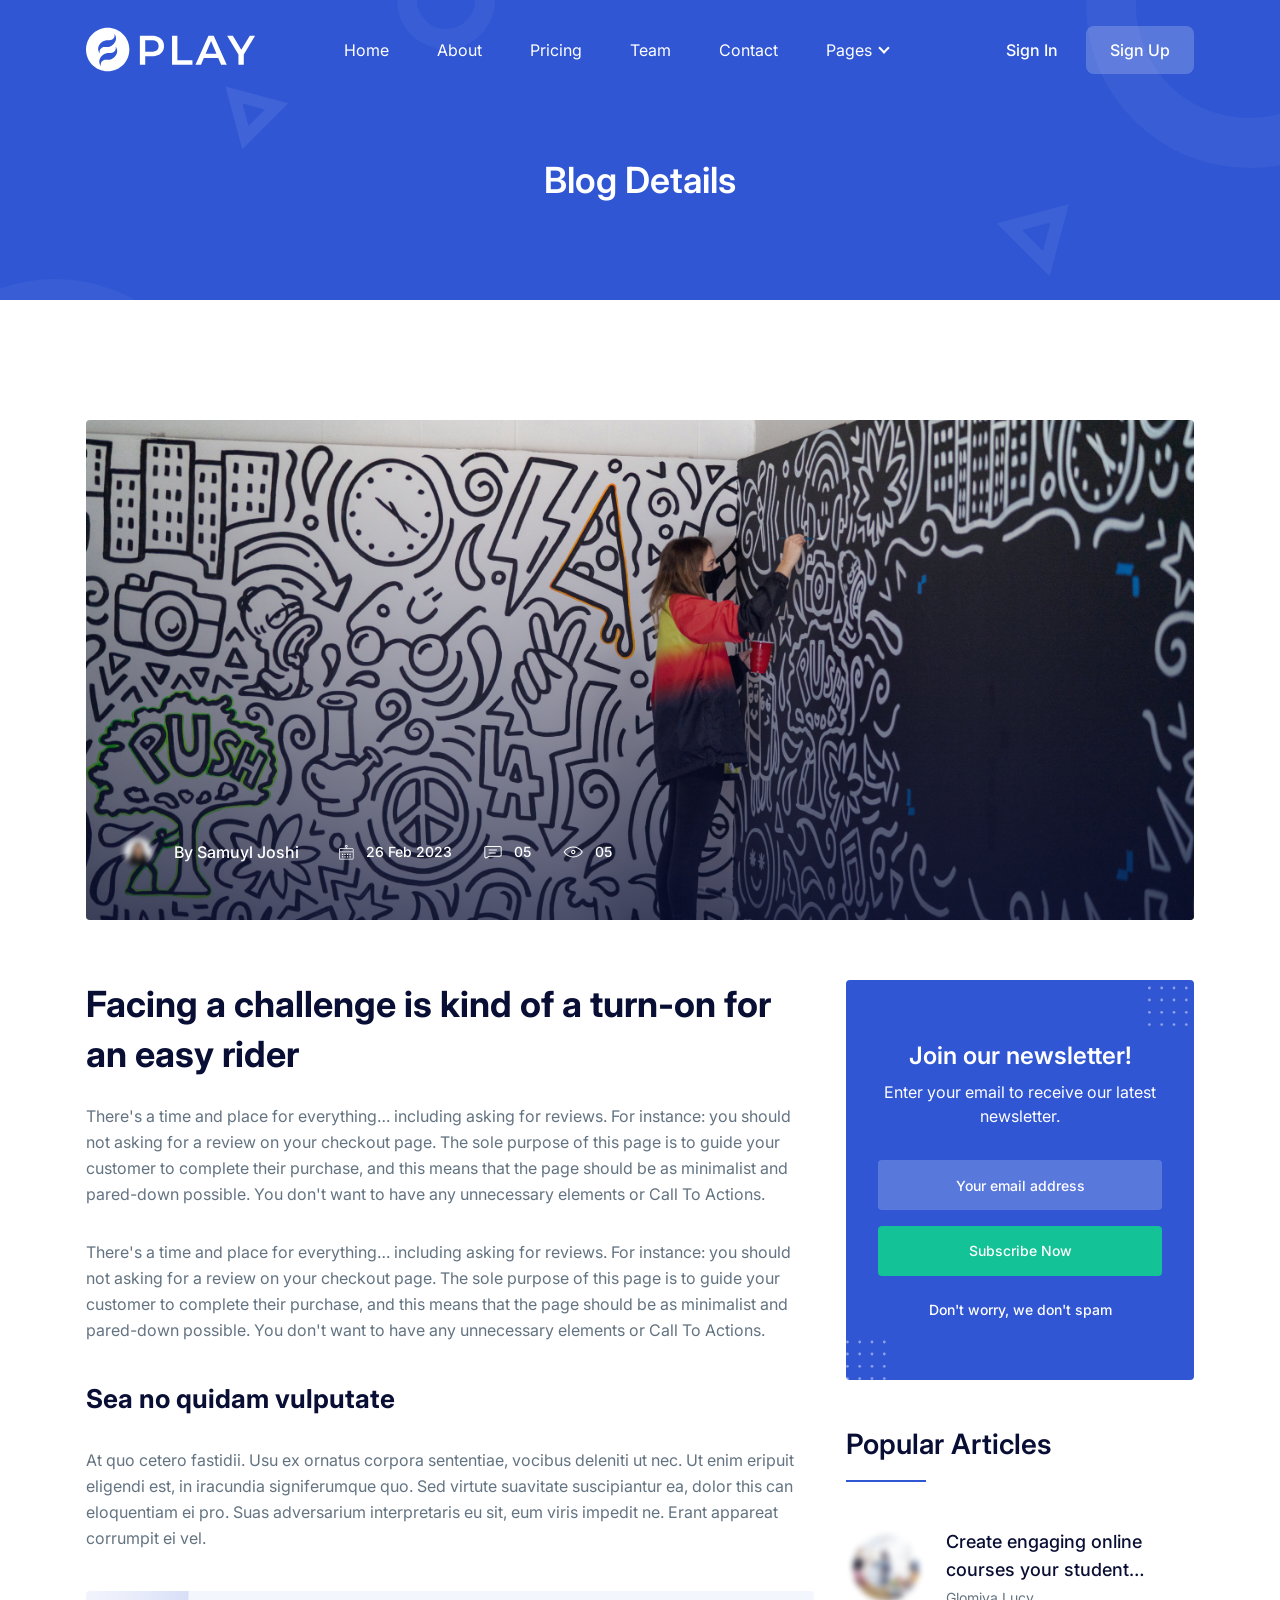
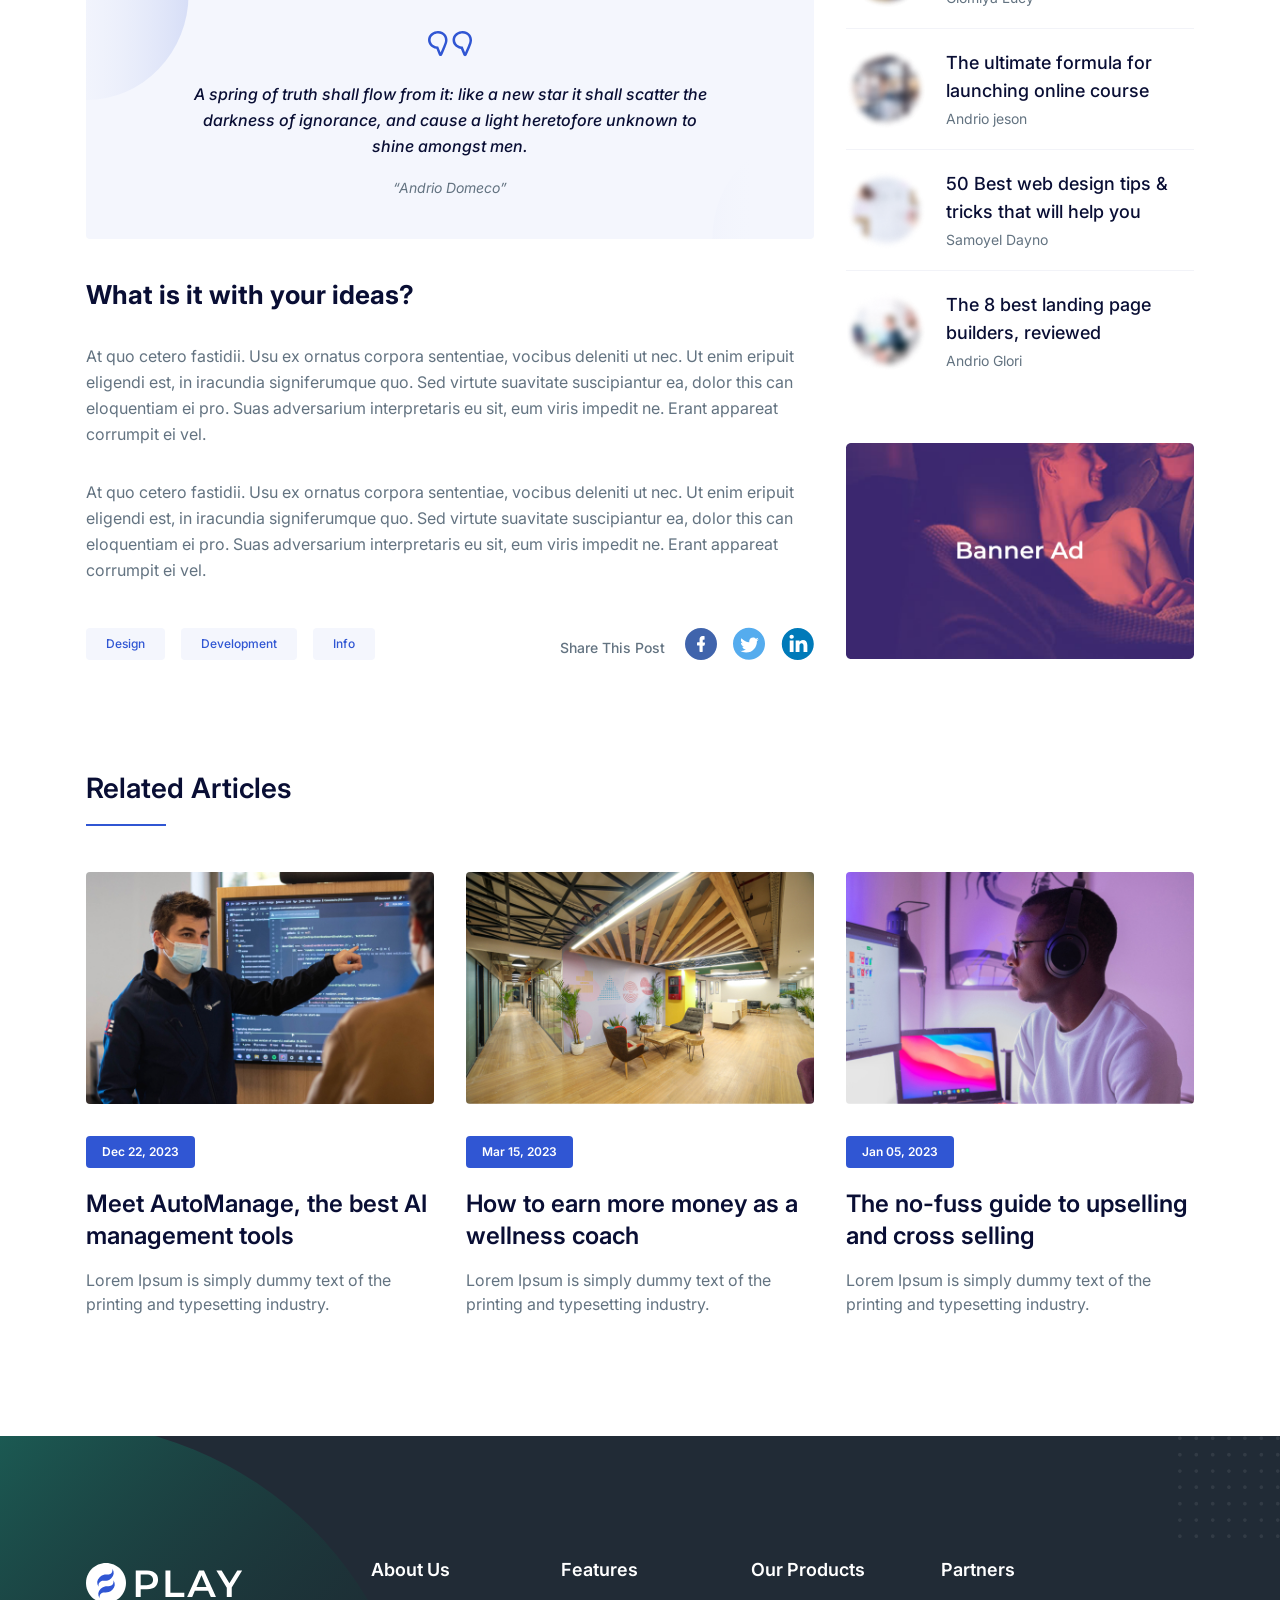
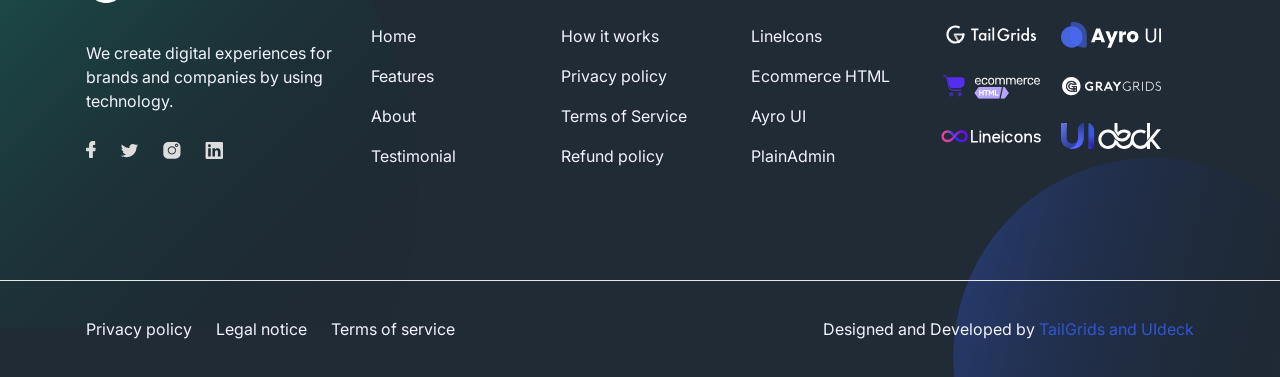
<file: blog-details.html>
<!DOCTYPE html>
<html lang="en">
  <head>
    <meta charset="UTF-8" />
    <meta http-equiv="X-UA-Compatible" content="IE=edge" />
    <meta name="viewport" content="width=device-width, initial-scale=1.0" />
    <title>Blog Details | Play Tailwind</title>
    <link
      rel="shortcut icon"
      href="assets/images/favicon.png"
      type="image/x-icon"
    />
    <link rel="stylesheet" href="assets/css/animate.css" />
    <link rel="stylesheet" href="assets/css/tailwind.css" />

    <!-- ==== WOW JS ==== -->
    <script src="assets/js/wow.min.js"></script>
    <script>
      new WOW().init();
    </script>
  </head>
  <body>
    <!-- ====== Navbar Section Start -->
    <div
      class="ud-header absolute top-0 left-0 z-40 flex w-full items-center bg-transparent"
    >
      <div class="container">
        <div class="relative -mx-4 flex items-center justify-between">
          <div class="w-60 max-w-full px-4">
            <a href="index.html" class="navbar-logo block w-full py-5">
              <img
                src="assets/images/logo/logo-white.svg"
                alt="logo"
                class="header-logo w-full"
              />
            </a>
          </div>
          <div class="flex w-full items-center justify-between px-4">
            <div>
              <button
                id="navbarToggler"
                class="absolute right-4 top-1/2 block -translate-y-1/2 rounded-lg px-3 py-[6px] ring-primary focus:ring-2 lg:hidden"
              >
                <span
                  class="relative my-[6px] block h-[2px] w-[30px] bg-white"
                ></span>
                <span
                  class="relative my-[6px] block h-[2px] w-[30px] bg-white"
                ></span>
                <span
                  class="relative my-[6px] block h-[2px] w-[30px] bg-white"
                ></span>
              </button>
              <nav
                id="navbarCollapse"
                class="absolute right-4 top-full hidden w-full max-w-[250px] rounded-lg bg-white py-5 shadow-lg lg:static lg:block lg:w-full lg:max-w-full lg:bg-transparent lg:py-0 lg:px-4 lg:shadow-none xl:px-6"
              >
                <ul class="blcok lg:flex">
                  <li class="group relative">
                    <a
                      href="#home"
                      class="ud-menu-scroll mx-8 flex py-2 text-base text-dark group-hover:text-primary lg:mr-0 lg:inline-flex lg:py-6 lg:px-0 lg:text-white lg:group-hover:text-white lg:group-hover:opacity-70"
                    >
                      Home
                    </a>
                  </li>
                  <li class="group relative">
                    <a
                      href="/#about"
                      class="ud-menu-scroll mx-8 flex py-2 text-base text-dark group-hover:text-primary lg:mr-0 lg:ml-7 lg:inline-flex lg:py-6 lg:px-0 lg:text-white lg:group-hover:text-white lg:group-hover:opacity-70 xl:ml-12"
                    >
                      About
                    </a>
                  </li>
                  <li class="group relative">
                    <a
                      href="/#pricing"
                      class="ud-menu-scroll mx-8 flex py-2 text-base text-dark group-hover:text-primary lg:mr-0 lg:ml-7 lg:inline-flex lg:py-6 lg:px-0 lg:text-white lg:group-hover:text-white lg:group-hover:opacity-70 xl:ml-12"
                    >
                      Pricing
                    </a>
                  </li>
                  <li class="group relative">
                    <a
                      href="/#team"
                      class="ud-menu-scroll mx-8 flex py-2 text-base text-dark group-hover:text-primary lg:mr-0 lg:ml-7 lg:inline-flex lg:py-6 lg:px-0 lg:text-white lg:group-hover:text-white lg:group-hover:opacity-70 xl:ml-12"
                    >
                      Team
                    </a>
                  </li>
                  <li class="group relative">
                    <a
                      href="/#contact"
                      class="ud-menu-scroll mx-8 flex py-2 text-base text-dark group-hover:text-primary lg:mr-0 lg:ml-7 lg:inline-flex lg:py-6 lg:px-0 lg:text-white lg:group-hover:text-white lg:group-hover:opacity-70 xl:ml-12"
                    >
                      Contact
                    </a>
                  </li>
                  <li class="submenu-item group relative">
                    <a
                      href="javascript:void(0)"
                      class="relative mx-8 flex py-2 text-base text-dark after:absolute after:right-1 after:top-1/2 after:mt-[-2px] after:h-2 after:w-2 after:-translate-y-1/2 after:rotate-45 after:border-b-2 after:border-r-2 after:border-current group-hover:text-primary lg:mr-0 lg:ml-8 lg:inline-flex lg:py-6 lg:pl-0 lg:pr-4 lg:text-white lg:after:right-0 lg:group-hover:text-white lg:group-hover:opacity-70 xl:ml-12"
                    >
                      Pages
                    </a>
                    <div
                      class="submenu relative top-full left-0 hidden w-[250px] rounded-sm bg-white p-4 transition-[top] duration-300 group-hover:opacity-100 lg:invisible lg:absolute lg:top-[110%] lg:block lg:opacity-0 lg:shadow-lg lg:group-hover:visible lg:group-hover:top-full"
                    >
                      <a
                        href="about.html"
                        class="block rounded py-[10px] px-4 text-sm text-body-color hover:text-primary"
                      >
                        About Page
                      </a>
                      <a
                        href="pricing.html"
                        class="block rounded py-[10px] px-4 text-sm text-body-color hover:text-primary"
                      >
                        Pricing Page
                      </a>
                      <a
                        href="contact.html"
                        class="block rounded py-[10px] px-4 text-sm text-body-color hover:text-primary"
                      >
                        Contact Page
                      </a>
                      <a
                        href="blog-grids.html"
                        class="block rounded py-[10px] px-4 text-sm text-body-color hover:text-primary"
                      >
                        Blog Grid Page
                      </a>
                      <a
                        href="blog-details.html"
                        class="block rounded py-[10px] px-4 text-sm text-body-color hover:text-primary"
                      >
                        Blog Details Page
                      </a>
                      <a
                        href="signup.html"
                        class="block rounded py-[10px] px-4 text-sm text-body-color hover:text-primary"
                      >
                        Sign Up Page
                      </a>
                      <a
                        href="signin.html"
                        class="block rounded py-[10px] px-4 text-sm text-body-color hover:text-primary"
                      >
                        Sign In Page
                      </a>
                      <a
                        href="404.html"
                        class="block rounded py-[10px] px-4 text-sm text-body-color hover:text-primary"
                      >
                        404 Page
                      </a>
                    </div>
                  </li>
                </ul>
              </nav>
            </div>
            <div class="hidden justify-end pr-16 sm:flex lg:pr-0">
              <a
                href="signin.html"
                class="loginBtn py-3 px-7 text-base font-medium text-white hover:opacity-70"
              >
                Sign In
              </a>
              <a
                href="signup.html"
                class="signUpBtn rounded-lg bg-white bg-opacity-20 py-3 px-6 text-base font-medium text-white duration-300 ease-in-out hover:bg-opacity-100 hover:text-dark"
              >
                Sign Up
              </a>
            </div>
          </div>
        </div>
      </div>
    </div>
    <!-- ====== Navbar Section End -->

    <!-- ====== Banner Section Start -->
    <div
      class="relative z-10 overflow-hidden bg-primary pt-[120px] pb-[100px] md:pt-[130px] lg:pt-[160px]"
    >
      <div class="container">
        <div class="-mx-4 flex flex-wrap items-center">
          <div class="w-full px-4">
            <div class="text-center">
              <h1 class="text-4xl font-semibold text-white">Blog Details</h1>
            </div>
          </div>
        </div>
      </div>
      <div>
        <span class="absolute top-0 left-0 z-[-1]">
          <svg
            width="495"
            height="470"
            viewBox="0 0 495 470"
            fill="none"
            xmlns="http://www.w3.org/2000/svg"
          >
            <circle
              cx="55"
              cy="442"
              r="138"
              stroke="white"
              stroke-opacity="0.04"
              stroke-width="50"
            />
            <circle
              cx="446"
              r="39"
              stroke="white"
              stroke-opacity="0.04"
              stroke-width="20"
            />
            <path
              d="M245.406 137.609L233.985 94.9852L276.609 106.406L245.406 137.609Z"
              stroke="white"
              stroke-opacity="0.08"
              stroke-width="12"
            />
          </svg>
        </span>
        <span class="absolute top-0 right-0 z-[-1]">
          <svg
            width="493"
            height="470"
            viewBox="0 0 493 470"
            fill="none"
            xmlns="http://www.w3.org/2000/svg"
          >
            <circle
              cx="462"
              cy="5"
              r="138"
              stroke="white"
              stroke-opacity="0.04"
              stroke-width="50"
            />
            <circle
              cx="49"
              cy="470"
              r="39"
              stroke="white"
              stroke-opacity="0.04"
              stroke-width="20"
            />
            <path
              d="M222.393 226.701L272.808 213.192L259.299 263.607L222.393 226.701Z"
              stroke="white"
              stroke-opacity="0.06"
              stroke-width="13"
            />
          </svg>
        </span>
      </div>
    </div>
    <!-- ====== Banner Section End -->

    <!-- ====== Blog Details Section Start -->
    <section class="pt-20 pb-10 lg:pt-[120px] lg:pb-20">
      <div class="container">
        <div class="-mx-4 flex flex-wrap justify-center">
          <div class="w-full px-4">
            <div
              class="wow fadeInUp relative z-20 mb-[60px] h-[300px] overflow-hidden rounded md:h-[400px] lg:h-[500px]"
              data-wow-delay=".1s
              "
            >
              <img
                src="assets/images/blog/blog-details-01.jpg"
                alt="image"
                class="h-full w-full object-cover object-center"
              />
              <div
                class="absolute top-0 left-0 z-10 flex h-full w-full items-end bg-gradient-to-t from-dark-700 to-transparent"
              >
                <div class="flex flex-wrap items-center p-4 pb-4 sm:p-8">
                  <div class="mb-4 mr-5 flex items-center md:mr-10">
                    <div class="mr-4 h-10 w-10 overflow-hidden rounded-full">
                      <img
                        src="assets/images/blog/author-01.png"
                        alt="image"
                        class="w-full"
                      />
                    </div>
                    <p class="text-base font-medium text-white">
                      By
                      <a
                        href="javascript:void(0)"
                        class="text-white hover:opacity-70"
                      >
                        Samuyl Joshi
                      </a>
                    </p>
                  </div>
                  <div class="mb-4 flex items-center">
                    <p
                      class="mr-5 flex items-center text-sm font-medium text-white md:mr-8"
                    >
                      <span class="mr-3">
                        <svg
                          width="15"
                          height="15"
                          viewBox="0 0 15 15"
                          class="fill-current"
                        >
                          <path
                            d="M3.8958 8.67529H3.10715C2.96376 8.67529 2.86816 8.77089 2.86816 8.91428V9.67904C2.86816 9.82243 2.96376 9.91802 3.10715 9.91802H3.8958C4.03919 9.91802 4.13479 9.82243 4.13479 9.67904V8.91428C4.13479 8.77089 4.03919 8.67529 3.8958 8.67529Z"
                          />
                          <path
                            d="M6.429 8.67529H5.64035C5.49696 8.67529 5.40137 8.77089 5.40137 8.91428V9.67904C5.40137 9.82243 5.49696 9.91802 5.64035 9.91802H6.429C6.57239 9.91802 6.66799 9.82243 6.66799 9.67904V8.91428C6.66799 8.77089 6.5485 8.67529 6.429 8.67529Z"
                          />
                          <path
                            d="M8.93779 8.67529H8.14914C8.00575 8.67529 7.91016 8.77089 7.91016 8.91428V9.67904C7.91016 9.82243 8.00575 9.91802 8.14914 9.91802H8.93779C9.08118 9.91802 9.17678 9.82243 9.17678 9.67904V8.91428C9.17678 8.77089 9.08118 8.67529 8.93779 8.67529Z"
                          />
                          <path
                            d="M11.472 8.67529H10.6833C10.5399 8.67529 10.4443 8.77089 10.4443 8.91428V9.67904C10.4443 9.82243 10.5399 9.91802 10.6833 9.91802H11.472C11.6154 9.91802 11.711 9.82243 11.711 9.67904V8.91428C11.711 8.77089 11.5915 8.67529 11.472 8.67529Z"
                          />
                          <path
                            d="M3.8958 11.1606H3.10715C2.96376 11.1606 2.86816 11.2562 2.86816 11.3996V12.1644C2.86816 12.3078 2.96376 12.4034 3.10715 12.4034H3.8958C4.03919 12.4034 4.13479 12.3078 4.13479 12.1644V11.3996C4.13479 11.2562 4.03919 11.1606 3.8958 11.1606Z"
                          />
                          <path
                            d="M6.429 11.1606H5.64035C5.49696 11.1606 5.40137 11.2562 5.40137 11.3996V12.1644C5.40137 12.3078 5.49696 12.4034 5.64035 12.4034H6.429C6.57239 12.4034 6.66799 12.3078 6.66799 12.1644V11.3996C6.66799 11.2562 6.5485 11.1606 6.429 11.1606Z"
                          />
                          <path
                            d="M8.93779 11.1606H8.14914C8.00575 11.1606 7.91016 11.2562 7.91016 11.3996V12.1644C7.91016 12.3078 8.00575 12.4034 8.14914 12.4034H8.93779C9.08118 12.4034 9.17678 12.3078 9.17678 12.1644V11.3996C9.17678 11.2562 9.08118 11.1606 8.93779 11.1606Z"
                          />
                          <path
                            d="M11.472 11.1606H10.6833C10.5399 11.1606 10.4443 11.2562 10.4443 11.3996V12.1644C10.4443 12.3078 10.5399 12.4034 10.6833 12.4034H11.472C11.6154 12.4034 11.711 12.3078 11.711 12.1644V11.3996C11.711 11.2562 11.5915 11.1606 11.472 11.1606Z"
                          />
                          <path
                            d="M13.2637 3.3697H7.64754V2.58105C8.19721 2.43765 8.62738 1.91189 8.62738 1.31442C8.62738 0.597464 8.02992 0 7.28906 0C6.54821 0 5.95074 0.597464 5.95074 1.31442C5.95074 1.91189 6.35702 2.41376 6.93058 2.58105V3.3697H1.31442C0.597464 3.3697 0 3.96716 0 4.68412V13.2637C0 13.9807 0.597464 14.5781 1.31442 14.5781H13.2637C13.9807 14.5781 14.5781 13.9807 14.5781 13.2637V4.68412C14.5781 3.96716 13.9807 3.3697 13.2637 3.3697ZM6.6677 1.31442C6.6677 0.979841 6.93058 0.716957 7.28906 0.716957C7.62364 0.716957 7.91042 0.979841 7.91042 1.31442C7.91042 1.649 7.64754 1.91189 7.28906 1.91189C6.95448 1.91189 6.6677 1.6251 6.6677 1.31442ZM1.31442 4.08665H13.2637C13.5983 4.08665 13.8612 4.34954 13.8612 4.68412V6.45261H0.716957V4.68412C0.716957 4.34954 0.979841 4.08665 1.31442 4.08665ZM13.2637 13.8612H1.31442C0.979841 13.8612 0.716957 13.5983 0.716957 13.2637V7.16957H13.8612V13.2637C13.8612 13.5983 13.5983 13.8612 13.2637 13.8612Z"
                          />
                        </svg>
                      </span>
                      26 Feb 2023
                    </p>

                    <p
                      class="mr-5 flex items-center text-sm font-medium text-white md:mr-8"
                    >
                      <span class="mr-3">
                        <svg
                          width="18"
                          height="13"
                          viewBox="0 0 18 13"
                          class="fill-current"
                        >
                          <path
                            d="M15.9754 0H2.02539C1.09727 0 0.337891 0.759375 0.337891 1.6875V10.6875C0.337891 11.3062 0.647266 11.8406 1.18164 12.15C1.43477 12.2906 1.74414 12.375 2.02539 12.375C2.30664 12.375 2.58789 12.2906 2.86914 12.15L5.34414 10.7156C5.45664 10.6594 5.56914 10.6312 5.68164 10.6312H15.9473C16.8754 10.6312 17.6348 9.87187 17.6348 8.94375V1.6875C17.6629 0.759375 16.9035 0 15.9754 0ZM16.6785 8.94375C16.6785 9.3375 16.3691 9.64687 15.9754 9.64687H5.70977C5.42852 9.64687 5.11914 9.73125 4.86602 9.87187L2.39102 11.3063C2.16602 11.4187 1.91289 11.4187 1.68789 11.3063C1.46289 11.1938 1.35039 10.9688 1.35039 10.7156V1.6875C1.35039 1.29375 1.65977 0.984375 2.05352 0.984375H16.0035C16.3973 0.984375 16.7066 1.29375 16.7066 1.6875V8.94375H16.6785Z"
                          />
                          <path
                            d="M12.5721 3.375H5.03457C4.75332 3.375 4.52832 3.6 4.52832 3.88125C4.52832 4.1625 4.75332 4.3875 5.03457 4.3875H12.6002C12.8814 4.3875 13.1064 4.1625 13.1064 3.88125C13.1064 3.6 12.8533 3.375 12.5721 3.375Z"
                          />
                          <path
                            d="M11.3908 6.55322H5.03457C4.75332 6.55322 4.52832 6.77822 4.52832 7.05947C4.52832 7.34072 4.75332 7.56572 5.03457 7.56572H11.4189C11.7002 7.56572 11.9252 7.34072 11.9252 7.05947C11.9252 6.77822 11.6721 6.55322 11.3908 6.55322Z"
                          />
                        </svg>
                      </span>
                      05
                    </p>
                    <p class="flex items-center text-sm font-medium text-white">
                      <span class="mr-3">
                        <svg
                          width="20"
                          height="12"
                          viewBox="0 0 20 12"
                          class="fill-current"
                        >
                          <path
                            d="M10.2559 3.8125C9.03711 3.8125 8.06836 4.8125 8.06836 6C8.06836 7.1875 9.06836 8.1875 10.2559 8.1875C11.4434 8.1875 12.4434 7.1875 12.4434 6C12.4434 4.8125 11.4746 3.8125 10.2559 3.8125ZM10.2559 7.09375C9.66211 7.09375 9.16211 6.59375 9.16211 6C9.16211 5.40625 9.66211 4.90625 10.2559 4.90625C10.8496 4.90625 11.3496 5.40625 11.3496 6C11.3496 6.59375 10.8496 7.09375 10.2559 7.09375Z"
                          />
                          <path
                            d="M19.7559 5.625C17.6934 2.375 14.1309 0.4375 10.2559 0.4375C6.38086 0.4375 2.81836 2.375 0.755859 5.625C0.630859 5.84375 0.630859 6.125 0.755859 6.34375C2.81836 9.59375 6.38086 11.5312 10.2559 11.5312C14.1309 11.5312 17.6934 9.59375 19.7559 6.34375C19.9121 6.125 19.9121 5.84375 19.7559 5.625ZM10.2559 10.4375C6.84961 10.4375 3.69336 8.78125 1.81836 5.96875C3.69336 3.1875 6.84961 1.53125 10.2559 1.53125C13.6621 1.53125 16.8184 3.1875 18.6934 5.96875C16.8184 8.78125 13.6621 10.4375 10.2559 10.4375Z"
                          />
                        </svg>
                      </span>
                      05
                    </p>
                  </div>
                </div>
              </div>
            </div>
            <div class="-mx-4 flex flex-wrap">
              <div class="w-full px-4 lg:w-8/12">
                <div>
                  <h2
                    class="wow fadeInUp mb-6 text-[26px] font-bold leading-snug text-dark sm:text-3xl sm:leading-snug md:text-4xl md:leading-snug"
                    data-wow-delay=".1s
                    "
                  >
                    Facing a challenge is kind of a turn-on for an easy rider
                  </h2>
                  <p
                    class="wow fadeInUp mb-8 text-base leading-relaxed text-body-color"
                    data-wow-delay=".1s"
                  >
                    There's a time and place for everything… including asking
                    for reviews. For instance: you should not asking for a
                    review on your checkout page. The sole purpose of this page
                    is to guide your customer to complete their purchase, and
                    this means that the page should be as minimalist and
                    pared-down possible. You don't want to have any unnecessary
                    elements or Call To Actions.
                  </p>
                  <p
                    class="wow fadeInUp mb-10 text-base leading-relaxed text-body-color"
                    data-wow-delay=".1s"
                  >
                    There's a time and place for everything… including asking
                    for reviews. For instance: you should not asking for a
                    review on your checkout page. The sole purpose of this page
                    is to guide your customer to complete their purchase, and
                    this means that the page should be as minimalist and
                    pared-down possible. You don't want to have any unnecessary
                    elements or Call To Actions.
                  </p>
                  <h3
                    class="wow fadeInUp mb-8 text-2xl font-bold text-dark sm:text-[26px]"
                    data-wow-delay=".1s"
                  >
                    Sea no quidam vulputate
                  </h3>
                  <p
                    class="wow fadeInUp mb-10 text-base leading-relaxed text-body-color"
                    data-wow-delay=".1s"
                  >
                    At quo cetero fastidii. Usu ex ornatus corpora sententiae,
                    vocibus deleniti ut nec. Ut enim eripuit eligendi est, in
                    iracundia signiferumque quo. Sed virtute suavitate
                    suscipiantur ea, dolor this can eloquentiam ei pro. Suas
                    adversarium interpretaris eu sit, eum viris impedit ne.
                    Erant appareat corrumpit ei vel.
                  </p>
                  <div
                    class="wow fadeInUp relative z-10 mb-10 overflow-hidden rounded bg-primary bg-opacity-5 py-8 px-6 text-center sm:p-10 md:px-[60px]"
                    data-wow-delay=".1s
                    "
                  >
                    <div class="mx-auto max-w-[530px]">
                      <span class="mb-6 flex justify-center text-primary">
                        <svg
                          width="44"
                          height="26"
                          viewBox="0 0 44 26"
                          class="fill-current"
                        >
                          <path
                            d="M10.1101 0.00124908C5.46698 -0.0701833 1.25247 2.92998 0.252417 7.00162C-0.319041 9.50175 0.180985 12.0019 1.68106 14.002C3.25258 16.145 5.68128 17.5022 8.39571 17.8593L10.8958 24.0025C11.1816 24.6454 11.8245 25.074 12.5388 25.074C13.2531 25.074 13.896 24.6454 14.1817 24.0025C14.6103 22.931 15.1103 21.7881 15.6104 20.7166C16.8247 18.0022 18.0391 15.2163 18.9677 12.359C19.9677 9.35889 19.5392 6.14443 17.8248 3.71573C16.1104 1.35846 13.396 0.0726814 10.1101 0.00124908ZM16.6104 11.6447C15.6818 14.3592 14.4675 17.145 13.3245 19.788C13.1102 20.3595 12.8245 20.8595 12.6102 21.431L10.1815 15.5735L9.39576 15.5021C7.10992 15.3592 4.96695 14.2163 3.7526 12.5733C2.68112 11.1447 2.32396 9.35889 2.75255 7.64451C3.46687 4.71579 6.53846 2.57281 10.0386 2.57281H10.1101C12.5388 2.57281 14.5389 3.57287 15.8247 5.28724C17.039 7.00162 17.3247 9.43032 16.6104 11.6447Z"
                          />
                          <path
                            d="M42.3267 3.78726C40.6124 1.35856 37.8979 0.00134277 34.612 0.00134277C34.5406 0.00134277 34.5406 0.00134277 34.4692 0.00134277C29.8975 0.00134277 25.7544 3.0015 24.7544 7.00171C24.1829 9.50185 24.6829 12.002 26.183 14.0735C27.7545 16.2165 30.1832 17.5737 32.8977 17.9309L35.3978 24.074C35.6835 24.7169 36.3264 25.1455 37.0407 25.1455C37.7551 25.1455 38.398 24.7169 38.6837 24.074C39.1123 23.0026 39.6123 21.8596 40.1123 20.7882C41.3267 18.0737 42.541 15.2879 43.4696 12.4306C44.4697 9.50184 44.0411 6.21596 42.3267 3.78726ZM41.1124 11.6448C40.1838 14.3592 38.9694 17.1451 37.8265 19.7881C37.6122 20.3596 37.3265 20.8596 37.1122 21.431L34.6835 15.5736L33.8977 15.5022C31.6119 15.3593 29.4689 14.2164 28.2546 12.5734C27.1831 11.1448 26.8259 9.35898 27.2545 7.57317C27.9688 4.64445 31.0404 2.50147 34.5406 2.50147H34.612C37.0407 2.50147 39.0408 3.50153 40.3266 5.2159C41.541 7.00171 41.8267 9.43041 41.1124 11.6448Z"
                          />
                        </svg>
                      </span>
                      <p
                        class="mb-4 text-base font-medium italic leading-[26px] text-dark"
                      >
                        A spring of truth shall flow from it: like a new star it
                        shall scatter the darkness of ignorance, and cause a
                        light heretofore unknown to shine amongst men.
                      </p>
                      <span class="text-sm italic text-body-color">
                        “Andrio Domeco”
                      </span>
                    </div>
                    <div>
                      <span class="absolute left-0 top-0">
                        <svg
                          width="103"
                          height="109"
                          viewBox="0 0 103 109"
                          fill="none"
                          xmlns="http://www.w3.org/2000/svg"
                        >
                          <ellipse
                            cx="0.483916"
                            cy="3.5"
                            rx="102.075"
                            ry="105.5"
                            transform="rotate(180 0.483916 3.5)"
                            fill="url(#paint0_linear)"
                          />
                          <defs>
                            <linearGradient
                              id="paint0_linear"
                              x1="-101.591"
                              y1="-50.4346"
                              x2="49.1618"
                              y2="-49.6518"
                              gradientUnits="userSpaceOnUse"
                            >
                              <stop stop-color="#3056D3" stop-opacity="0.15" />
                              <stop
                                offset="1"
                                stop-color="white"
                                stop-opacity="0"
                              />
                            </linearGradient>
                          </defs>
                        </svg>
                      </span>
                      <span class="absolute bottom-0 right-0">
                        <svg
                          width="102"
                          height="106"
                          viewBox="0 0 102 106"
                          fill="none"
                          xmlns="http://www.w3.org/2000/svg"
                        >
                          <ellipse
                            cx="102.484"
                            cy="105.5"
                            rx="102.075"
                            ry="105.5"
                            fill="url(#paint0_linear)"
                          />
                          <defs>
                            <linearGradient
                              id="paint0_linear"
                              x1="0.409163"
                              y1="51.5654"
                              x2="151.162"
                              y2="52.3482"
                              gradientUnits="userSpaceOnUse"
                            >
                              <stop stop-color="#3056D3" stop-opacity="0.5" />
                              <stop
                                offset="1"
                                stop-color="white"
                                stop-opacity=".2"
                              />
                            </linearGradient>
                          </defs>
                        </svg>
                      </span>
                    </div>
                  </div>

                  <h3
                    class="wow fadeInUp mb-8 text-2xl font-bold text-dark sm:text-[26px]"
                    data-wow-delay=".1s"
                  >
                    What is it with your ideas?
                  </h3>

                  <p
                    class="wow fadeInUp mb-8 text-base leading-relaxed text-body-color"
                    data-wow-delay=".1s"
                  >
                    At quo cetero fastidii. Usu ex ornatus corpora sententiae,
                    vocibus deleniti ut nec. Ut enim eripuit eligendi est, in
                    iracundia signiferumque quo. Sed virtute suavitate
                    suscipiantur ea, dolor this can eloquentiam ei pro. Suas
                    adversarium interpretaris eu sit, eum viris impedit ne.
                    Erant appareat corrumpit ei vel.
                  </p>
                  <p
                    class="wow fadeInUp mb-11 text-base leading-relaxed text-body-color"
                    data-wow-delay=".1s"
                  >
                    At quo cetero fastidii. Usu ex ornatus corpora sententiae,
                    vocibus deleniti ut nec. Ut enim eripuit eligendi est, in
                    iracundia signiferumque quo. Sed virtute suavitate
                    suscipiantur ea, dolor this can eloquentiam ei pro. Suas
                    adversarium interpretaris eu sit, eum viris impedit ne.
                    Erant appareat corrumpit ei vel.
                  </p>

                  <div class="-mx-4 mb-12 flex flex-wrap items-center">
                    <div class="w-full px-4 md:w-1/2">
                      <div
                        class="wow fadeInUp mb-8 flex flex-wrap items-center md:mb-0"
                        data-wow-delay=".1s"
                      >
                        <a
                          href="javascript:void(0)"
                          class="mr-2 mb-2 block rounded bg-primary bg-opacity-5 py-2 px-5 text-xs font-medium text-primary hover:bg-opacity-100 hover:text-white md:mr-4 lg:mr-2 xl:mr-4"
                        >
                          Design
                        </a>
                        <a
                          href="javascript:void(0)"
                          class="mr-2 mb-2 block rounded bg-primary bg-opacity-5 py-2 px-5 text-xs font-medium text-primary hover:bg-opacity-100 hover:text-white md:mr-4 lg:mr-2 xl:mr-4"
                        >
                          Development
                        </a>
                        <a
                          href="javascript:void(0)"
                          class="mb-2 block rounded bg-primary bg-opacity-5 py-2 px-5 text-xs font-medium text-primary hover:bg-opacity-100 hover:text-white"
                        >
                          Info
                        </a>
                      </div>
                    </div>
                    <div class="w-full px-4 md:w-1/2">
                      <div
                        class="wow fadeInUp flex items-center md:justify-end"
                        data-wow-delay=".1s"
                      >
                        <span class="mr-5 text-sm font-medium text-body-color">
                          Share This Post
                        </span>
                        <div class="flex items-center">
                          <a href="javascript:void(0)" class="mr-4 mb-2">
                            <svg
                              width="32"
                              height="32"
                              viewBox="0 0 32 32"
                              fill="none"
                              xmlns="http://www.w3.org/2000/svg"
                            >
                              <path
                                d="M0 16C0 7.16344 7.16344 0 16 0C24.8366 0 32 7.16344 32 16C32 24.8366 24.8366 32 16 32C7.16344 32 0 24.8366 0 16Z"
                                fill="#4064AC"
                              />
                              <path
                                d="M19.439 14.4H18.1992H17.7564V13.8839V12.2839V11.7677H18.1992H19.1291C19.3726 11.7677 19.5719 11.5613 19.5719 11.2516V8.51613C19.5719 8.23226 19.3947 8 19.1291 8H17.5128C15.7638 8 14.5461 9.44516 14.5461 11.5871V13.8323V14.3484H14.1033H12.5978C12.2878 14.3484 12 14.6323 12 15.0452V16.9032C12 17.2645 12.2435 17.6 12.5978 17.6H14.059H14.5018V18.1161V23.3032C14.5018 23.6645 14.7454 24 15.0996 24H17.1807C17.3136 24 17.4243 23.9226 17.5128 23.8194C17.6014 23.7161 17.6678 23.5355 17.6678 23.3806V18.1419V17.6258H18.1328H19.1291C19.4169 17.6258 19.6383 17.4194 19.6826 17.1097V17.0839V17.0581L19.9925 15.2774C20.0147 15.0968 19.9925 14.8903 19.8597 14.6839C19.8154 14.5548 19.6161 14.4258 19.439 14.4Z"
                                fill="white"
                              />
                            </svg>
                          </a>
                          <a href="javascript:void(0)" class="mr-4 mb-2">
                            <svg
                              width="32"
                              height="33"
                              viewBox="0 0 32 33"
                              fill="none"
                              xmlns="http://www.w3.org/2000/svg"
                            >
                              <path
                                fill-rule="evenodd"
                                clip-rule="evenodd"
                                d="M32 16.7347C32 25.5713 24.8366 32.7347 16 32.7347C7.16344 32.7347 0 25.5713 0 16.7347C0 7.89818 7.16344 0.734741 16 0.734741C24.8366 0.734741 32 7.89818 32 16.7347ZM23.6036 12.8349C24.3771 12.7431 25.1147 12.5375 25.8004 12.2334C25.2878 13.0004 24.6395 13.6738 23.8917 14.2128C23.8991 14.3765 23.9028 14.5417 23.9028 14.7074C23.9028 19.7617 20.0558 25.5892 13.0213 25.5892C10.8616 25.5892 8.85088 24.9563 7.15927 23.8708C7.45789 23.9064 7.76307 23.9244 8.07111 23.9244C9.8634 23.9244 11.5122 23.3132 12.8214 22.2873C11.1474 22.2562 9.73534 21.1504 9.24876 19.6313C9.48206 19.6758 9.72136 19.6995 9.96836 19.6995C10.3166 19.6995 10.6552 19.653 10.9757 19.5652C9.22651 19.2141 7.90768 17.6685 7.90768 15.8154C7.90768 15.7995 7.90768 15.7832 7.90796 15.767C8.42335 16.0542 9.01346 16.2262 9.64007 16.2458C8.61444 15.5602 7.93876 14.3891 7.93876 13.0625C7.93876 12.3618 8.12758 11.7044 8.45672 11.1396C10.3431 13.4541 13.1613 14.9766 16.3398 15.1361C16.2742 14.856 16.2402 14.5642 16.2402 14.2644C16.2402 12.1527 17.953 10.44 20.0647 10.44C21.1653 10.44 22.1593 10.9043 22.8569 11.6473C23.7277 11.4759 24.5466 11.1579 25.2856 10.7195C24.9995 11.6131 24.3934 12.3618 23.6036 12.8349Z"
                                fill="#55ACEE"
                              />
                            </svg>
                          </a>
                          <a href="javascript:void(0)" class="mb-2">
                            <svg
                              width="33"
                              height="32"
                              viewBox="0 0 33 32"
                              fill="none"
                              xmlns="http://www.w3.org/2000/svg"
                            >
                              <path
                                fill-rule="evenodd"
                                clip-rule="evenodd"
                                d="M32.7861 16C32.7861 24.8366 25.6227 32 16.7861 32C7.94958 32 0.786133 24.8366 0.786133 16C0.786133 7.16344 7.94958 0 16.7861 0C25.6227 0 32.7861 7.16344 32.7861 16ZM8.50669 8.82376C8.50669 7.69545 9.36262 6.83666 10.6709 6.83666C11.9795 6.83666 12.7835 7.69545 12.8089 8.82376C12.8089 9.92811 11.9795 10.8117 10.6455 10.8117H10.6207C9.33781 10.8117 8.50669 9.92811 8.50669 8.82376ZM26.3457 23.884V17.2875C26.3457 13.7551 24.4593 12.1112 21.9431 12.1112C19.9109 12.1112 19.0045 13.2292 18.4963 14.0113V12.3813H14.6712C14.7226 13.4602 14.6712 23.8837 14.6712 23.8837H18.496V17.4595C18.496 17.1147 18.5219 16.7733 18.6226 16.5274C18.8998 15.8395 19.5276 15.129 20.5843 15.129C21.969 15.129 22.5212 16.1843 22.5212 17.7296V23.884H26.3457ZM18.4963 14.0113V14.0489H18.4709C18.4745 14.0424 18.4793 14.0358 18.4841 14.0292L18.4841 14.0291C18.4883 14.0232 18.4926 14.0173 18.4963 14.0113ZM8.73421 23.8839H12.5575V12.3812H8.73421V23.8839Z"
                                fill="#007AB9"
                              />
                            </svg>
                          </a>
                        </div>
                      </div>
                    </div>
                  </div>
                </div>
              </div>
              <div class="w-full px-4 lg:w-4/12">
                <div>
                  <div
                    class="wow fadeInUp relative mb-12 overflow-hidden rounded bg-primary py-[60px] px-11 text-center lg:px-8"
                    data-wow-delay=".1s
                    "
                  >
                    <h3 class="mb-2 text-2xl font-semibold text-white">
                      Join our newsletter!
                    </h3>
                    <p class="mb-8 text-base text-white">
                      Enter your email to receive our latest newsletter.
                    </p>
                    <form>
                      <input
                        type="email"
                        placeholder="Your email address"
                        class="mb-4 h-[50px] w-full rounded border border-transparent bg-white bg-opacity-20 text-center text-sm font-medium text-white placeholder-white outline-none focus:border-white focus-visible:shadow-none"
                      />
                      <input
                        type="submit"
                        value="Subscribe Now"
                        class="mb-6 h-[50px] w-full cursor-pointer rounded bg-[#13C296] text-center text-sm font-medium text-white transition duration-300 ease-in-out hover:bg-opacity-90 hover:shadow-lg"
                      />
                    </form>
                    <p class="text-sm font-medium text-white">
                      Don't worry, we don't spam
                    </p>

                    <div>
                      <span class="absolute top-0 right-0">
                        <svg
                          width="46"
                          height="46"
                          viewBox="0 0 46 46"
                          fill="none"
                          xmlns="http://www.w3.org/2000/svg"
                        >
                          <circle
                            cx="1.39737"
                            cy="44.6026"
                            r="1.39737"
                            transform="rotate(-90 1.39737 44.6026)"
                            fill="white"
                            fill-opacity="0.44"
                          />
                          <circle
                            cx="1.39737"
                            cy="7.9913"
                            r="1.39737"
                            transform="rotate(-90 1.39737 7.9913)"
                            fill="white"
                            fill-opacity="0.44"
                          />
                          <circle
                            cx="13.6943"
                            cy="44.6026"
                            r="1.39737"
                            transform="rotate(-90 13.6943 44.6026)"
                            fill="white"
                            fill-opacity="0.44"
                          />
                          <circle
                            cx="13.6943"
                            cy="7.9913"
                            r="1.39737"
                            transform="rotate(-90 13.6943 7.9913)"
                            fill="white"
                            fill-opacity="0.44"
                          />
                          <circle
                            cx="25.9911"
                            cy="44.6026"
                            r="1.39737"
                            transform="rotate(-90 25.9911 44.6026)"
                            fill="white"
                            fill-opacity="0.44"
                          />
                          <circle
                            cx="25.9911"
                            cy="7.9913"
                            r="1.39737"
                            transform="rotate(-90 25.9911 7.9913)"
                            fill="white"
                            fill-opacity="0.44"
                          />
                          <circle
                            cx="38.288"
                            cy="44.6026"
                            r="1.39737"
                            transform="rotate(-90 38.288 44.6026)"
                            fill="white"
                            fill-opacity="0.44"
                          />
                          <circle
                            cx="38.288"
                            cy="7.9913"
                            r="1.39737"
                            transform="rotate(-90 38.288 7.9913)"
                            fill="white"
                            fill-opacity="0.44"
                          />
                          <circle
                            cx="1.39737"
                            cy="32.3058"
                            r="1.39737"
                            transform="rotate(-90 1.39737 32.3058)"
                            fill="white"
                            fill-opacity="0.44"
                          />
                          <circle
                            cx="13.6943"
                            cy="32.3058"
                            r="1.39737"
                            transform="rotate(-90 13.6943 32.3058)"
                            fill="white"
                            fill-opacity="0.44"
                          />
                          <circle
                            cx="25.9911"
                            cy="32.3058"
                            r="1.39737"
                            transform="rotate(-90 25.9911 32.3058)"
                            fill="white"
                            fill-opacity="0.44"
                          />
                          <circle
                            cx="38.288"
                            cy="32.3058"
                            r="1.39737"
                            transform="rotate(-90 38.288 32.3058)"
                            fill="white"
                            fill-opacity="0.44"
                          />
                          <circle
                            cx="1.39737"
                            cy="20.0086"
                            r="1.39737"
                            transform="rotate(-90 1.39737 20.0086)"
                            fill="white"
                            fill-opacity="0.44"
                          />
                          <circle
                            cx="13.6943"
                            cy="20.0086"
                            r="1.39737"
                            transform="rotate(-90 13.6943 20.0086)"
                            fill="white"
                            fill-opacity="0.44"
                          />
                          <circle
                            cx="25.9911"
                            cy="20.0086"
                            r="1.39737"
                            transform="rotate(-90 25.9911 20.0086)"
                            fill="white"
                            fill-opacity="0.44"
                          />
                          <circle
                            cx="38.288"
                            cy="20.0086"
                            r="1.39737"
                            transform="rotate(-90 38.288 20.0086)"
                            fill="white"
                            fill-opacity="0.44"
                          />
                        </svg>
                      </span>
                      <span class="absolute bottom-0 left-0">
                        <svg
                          width="46"
                          height="46"
                          viewBox="0 0 46 46"
                          fill="none"
                          xmlns="http://www.w3.org/2000/svg"
                        >
                          <circle
                            cx="1.39737"
                            cy="44.6026"
                            r="1.39737"
                            transform="rotate(-90 1.39737 44.6026)"
                            fill="white"
                            fill-opacity="0.44"
                          />
                          <circle
                            cx="1.39737"
                            cy="7.9913"
                            r="1.39737"
                            transform="rotate(-90 1.39737 7.9913)"
                            fill="white"
                            fill-opacity="0.44"
                          />
                          <circle
                            cx="13.6943"
                            cy="44.6026"
                            r="1.39737"
                            transform="rotate(-90 13.6943 44.6026)"
                            fill="white"
                            fill-opacity="0.44"
                          />
                          <circle
                            cx="13.6943"
                            cy="7.9913"
                            r="1.39737"
                            transform="rotate(-90 13.6943 7.9913)"
                            fill="white"
                            fill-opacity="0.44"
                          />
                          <circle
                            cx="25.9911"
                            cy="44.6026"
                            r="1.39737"
                            transform="rotate(-90 25.9911 44.6026)"
                            fill="white"
                            fill-opacity="0.44"
                          />
                          <circle
                            cx="25.9911"
                            cy="7.9913"
                            r="1.39737"
                            transform="rotate(-90 25.9911 7.9913)"
                            fill="white"
                            fill-opacity="0.44"
                          />
                          <circle
                            cx="38.288"
                            cy="44.6026"
                            r="1.39737"
                            transform="rotate(-90 38.288 44.6026)"
                            fill="white"
                            fill-opacity="0.44"
                          />
                          <circle
                            cx="38.288"
                            cy="7.9913"
                            r="1.39737"
                            transform="rotate(-90 38.288 7.9913)"
                            fill="white"
                            fill-opacity="0.44"
                          />
                          <circle
                            cx="1.39737"
                            cy="32.3058"
                            r="1.39737"
                            transform="rotate(-90 1.39737 32.3058)"
                            fill="white"
                            fill-opacity="0.44"
                          />
                          <circle
                            cx="13.6943"
                            cy="32.3058"
                            r="1.39737"
                            transform="rotate(-90 13.6943 32.3058)"
                            fill="white"
                            fill-opacity="0.44"
                          />
                          <circle
                            cx="25.9911"
                            cy="32.3058"
                            r="1.39737"
                            transform="rotate(-90 25.9911 32.3058)"
                            fill="white"
                            fill-opacity="0.44"
                          />
                          <circle
                            cx="38.288"
                            cy="32.3058"
                            r="1.39737"
                            transform="rotate(-90 38.288 32.3058)"
                            fill="white"
                            fill-opacity="0.44"
                          />
                          <circle
                            cx="1.39737"
                            cy="20.0086"
                            r="1.39737"
                            transform="rotate(-90 1.39737 20.0086)"
                            fill="white"
                            fill-opacity="0.44"
                          />
                          <circle
                            cx="13.6943"
                            cy="20.0086"
                            r="1.39737"
                            transform="rotate(-90 13.6943 20.0086)"
                            fill="white"
                            fill-opacity="0.44"
                          />
                          <circle
                            cx="25.9911"
                            cy="20.0086"
                            r="1.39737"
                            transform="rotate(-90 25.9911 20.0086)"
                            fill="white"
                            fill-opacity="0.44"
                          />
                          <circle
                            cx="38.288"
                            cy="20.0086"
                            r="1.39737"
                            transform="rotate(-90 38.288 20.0086)"
                            fill="white"
                            fill-opacity="0.44"
                          />
                        </svg>
                      </span>
                    </div>
                  </div>

                  <div class="-mx-4 mb-8 flex flex-wrap">
                    <div class="w-full px-4">
                      <h2
                        class="wow fadeInUp relative pb-5 text-2xl font-semibold text-dark sm:text-[28px]"
                        data-wow-delay=".1s
                        "
                      >
                        Popular Articles
                      </h2>
                      <span
                        class="mb-10 inline-block h-[2px] w-20 bg-primary"
                      ></span>
                    </div>

                    <div class="w-full px-4 md:w-1/2 lg:w-full">
                      <div
                        class="wow fadeInUp mb-5 flex w-full items-center border-b border-[#F2F3F8] pb-5"
                        data-wow-delay=".1s
                        "
                      >
                        <div
                          class="mr-5 h-20 w-full max-w-[80px] overflow-hidden rounded-full"
                        >
                          <img
                            src="assets/images/blog/article-author-01.png"
                            alt="image"
                            class="w-full"
                          />
                        </div>
                        <div class="w-full">
                          <h4>
                            <a
                              href="javascript:void(0)"
                              class="mb-1 inline-block text-lg font-medium leading-snug text-dark hover:text-primary lg:text-base xl:text-lg"
                            >
                              Create engaging online courses your student…
                            </a>
                          </h4>
                          <p class="text-sm text-body-color">Glomiya Lucy</p>
                        </div>
                      </div>
                    </div>
                    <div class="w-full px-4 md:w-1/2 lg:w-full">
                      <div
                        class="wow fadeInUp mb-5 flex w-full items-center border-b border-[#F2F3F8] pb-5"
                        data-wow-delay=".1s
                        "
                      >
                        <div
                          class="mr-5 h-20 w-full max-w-[80px] overflow-hidden rounded-full"
                        >
                          <img
                            src="assets/images/blog/article-author-02.png"
                            alt="image"
                            class="w-full"
                          />
                        </div>
                        <div class="w-full">
                          <h4>
                            <a
                              href="javascript:void(0)"
                              class="mb-1 inline-block text-lg font-medium leading-snug text-dark hover:text-primary lg:text-base xl:text-lg"
                            >
                              The ultimate formula for launching online course
                            </a>
                          </h4>
                          <p class="text-sm text-body-color">Andrio jeson</p>
                        </div>
                      </div>
                    </div>
                    <div class="w-full px-4 md:w-1/2 lg:w-full">
                      <div
                        class="wow fadeInUp mb-5 flex w-full items-center border-b border-[#F2F3F8] pb-5"
                        data-wow-delay=".1s
                        "
                      >
                        <div
                          class="mr-5 h-20 w-full max-w-[80px] overflow-hidden rounded-full"
                        >
                          <img
                            src="assets/images/blog/article-author-03.png"
                            alt="image"
                            class="w-full"
                          />
                        </div>
                        <div class="w-full">
                          <h4>
                            <a
                              href="javascript:void(0)"
                              class="mb-1 inline-block text-lg font-medium leading-snug text-dark hover:text-primary lg:text-base xl:text-lg"
                            >
                              50 Best web design tips & tricks that will help
                              you
                            </a>
                          </h4>
                          <p class="text-sm text-body-color">Samoyel Dayno</p>
                        </div>
                      </div>
                    </div>
                    <div class="w-full px-4 md:w-1/2 lg:w-full">
                      <div
                        class="wow fadeInUp mb-5 flex w-full items-center border-0 border-[#F2F3F8] pb-5 md:border-b lg:border-0"
                        data-wow-delay=".1s
                        "
                      >
                        <div
                          class="mr-5 h-20 w-full max-w-[80px] overflow-hidden rounded-full"
                        >
                          <img
                            src="assets/images/blog/article-author-04.png"
                            alt="image"
                            class="w-full"
                          />
                        </div>
                        <div class="w-full">
                          <h4>
                            <a
                              href="javascript:void(0)"
                              class="mb-1 inline-block text-lg font-medium leading-snug text-dark hover:text-primary lg:text-base xl:text-lg"
                            >
                              The 8 best landing page builders, reviewed
                            </a>
                          </h4>
                          <p class="text-sm text-body-color">Andrio Glori</p>
                        </div>
                      </div>
                    </div>
                  </div>

                  <div
                    class="wow fadeInUp mb-12 overflow-hidden rounded"
                    data-wow-delay=".1s"
                  >
                    <img
                      src="assets/images/blog/bannder-ad.png"
                      alt="image"
                      class="w-full"
                    />
                  </div>
                </div>
              </div>
            </div>
          </div>
        </div>

        <div class="-mx-4 flex flex-wrap">
          <div class="wow fadeInUp mt-14 w-full px-4" data-wow-delay=".2s">
            <h2
              class="relative pb-5 text-2xl font-semibold text-dark sm:text-[28px]"
            >
              Related Articles
            </h2>
            <span class="mb-10 inline-block h-[2px] w-20 bg-primary"></span>
          </div>
          <div class="w-full px-4 md:w-1/2 lg:w-1/3">
            <div class="wow fadeInUp group mb-10" data-wow-delay=".1s">
              <div class="mb-8 overflow-hidden rounded">
                <a href="blog-details.html" class="block">
                  <img
                    src="assets/images/blog/blog-01.jpg"
                    alt="image"
                    class="w-full transition group-hover:rotate-6 group-hover:scale-125"
                  />
                </a>
              </div>
              <div>
                <span
                  class="mb-5 inline-block rounded bg-primary py-1 px-4 text-center text-xs font-semibold leading-loose text-white"
                >
                  Dec 22, 2023
                </span>
                <h3>
                  <a
                    href="blog-details.html"
                    class="mb-4 inline-block text-xl font-semibold text-dark hover:text-primary sm:text-2xl lg:text-xl xl:text-2xl"
                  >
                    Meet AutoManage, the best AI management tools
                  </a>
                </h3>
                <p class="text-base text-body-color">
                  Lorem Ipsum is simply dummy text of the printing and
                  typesetting industry.
                </p>
              </div>
            </div>
          </div>
          <div class="w-full px-4 md:w-1/2 lg:w-1/3">
            <div class="wow fadeInUp group mb-10" data-wow-delay=".15s">
              <div class="mb-8 overflow-hidden rounded">
                <a href="blog-details.html" class="block">
                  <img
                    src="assets/images/blog/blog-02.jpg"
                    alt="image"
                    class="w-full transition group-hover:rotate-6 group-hover:scale-125"
                  />
                </a>
              </div>
              <div>
                <span
                  class="mb-5 inline-block rounded bg-primary py-1 px-4 text-center text-xs font-semibold leading-loose text-white"
                >
                  Mar 15, 2023
                </span>
                <h3>
                  <a
                    href="blog-details.html"
                    class="mb-4 inline-block text-xl font-semibold text-dark hover:text-primary sm:text-2xl lg:text-xl xl:text-2xl"
                  >
                    How to earn more money as a wellness coach
                  </a>
                </h3>
                <p class="text-base text-body-color">
                  Lorem Ipsum is simply dummy text of the printing and
                  typesetting industry.
                </p>
              </div>
            </div>
          </div>
          <div class="w-full px-4 md:w-1/2 lg:w-1/3">
            <div class="wow fadeInUp group mb-10" data-wow-delay=".2s">
              <div class="mb-8 overflow-hidden rounded">
                <a href="blog-details.html" class="block">
                  <img
                    src="assets/images/blog/blog-03.jpg"
                    alt="image"
                    class="w-full transition group-hover:rotate-6 group-hover:scale-125"
                  />
                </a>
              </div>
              <div>
                <span
                  class="mb-5 inline-block rounded bg-primary py-1 px-4 text-center text-xs font-semibold leading-loose text-white"
                >
                  Jan 05, 2023
                </span>
                <h3>
                  <a
                    href="blog-details.html"
                    class="mb-4 inline-block text-xl font-semibold text-dark hover:text-primary sm:text-2xl lg:text-xl xl:text-2xl"
                  >
                    The no-fuss guide to upselling and cross selling
                  </a>
                </h3>
                <p class="text-base text-body-color">
                  Lorem Ipsum is simply dummy text of the printing and
                  typesetting industry.
                </p>
              </div>
            </div>
          </div>
        </div>
      </div>
    </section>
    <!-- ====== Blog Details Section End -->

    <!-- ====== Footer Section Start -->
    <footer
      class="wow fadeInUp relative z-10 bg-black pt-20 lg:pt-[120px]"
      data-wow-delay=".15s"
    >
      <div class="container">
        <div class="-mx-4 flex flex-wrap">
          <div class="w-full px-4 sm:w-1/2 md:w-1/2 lg:w-4/12 xl:w-3/12">
            <div class="mb-10 w-full">
              <a
                href="javascript:void(0)"
                class="mb-6 inline-block max-w-[160px]"
              >
                <img
                  src="assets/images/logo/logo-white.svg"
                  alt="logo"
                  class="max-w-full"
                />
              </a>
              <p class="mb-7 text-base text-[#f3f4fe]">
                We create digital experiences for brands and companies by using
                technology.
              </p>
              <div class="-mx-3 flex items-center">
                <a
                  href="javascript:void(0)"
                  class="px-3 text-[#dddddd] hover:text-white"
                >
                  <svg
                    width="10"
                    height="18"
                    viewBox="0 0 10 18"
                    class="fill-current"
                  >
                    <path
                      d="M9.00007 6.82105H7.50006H6.96434V6.27097V4.56571V4.01562H7.50006H8.62507C8.91971 4.01562 9.16078 3.79559 9.16078 3.46554V0.550085C9.16078 0.247538 8.9465 0 8.62507 0H6.66969C4.55361 0 3.08038 1.54024 3.08038 3.82309V6.21596V6.76605H2.54466H0.72322C0.348217 6.76605 0 7.06859 0 7.50866V9.48897C0 9.87402 0.294645 10.2316 0.72322 10.2316H2.49109H3.02681V10.7817V16.31C3.02681 16.6951 3.32145 17.0526 3.75003 17.0526H6.26791C6.42862 17.0526 6.56255 16.9701 6.66969 16.8601C6.77684 16.7501 6.8572 16.5576 6.8572 16.3925V10.8092V10.2591H7.4197H8.62507C8.97328 10.2591 9.24114 10.0391 9.29471 9.709V9.6815V9.65399L9.66972 7.7562C9.6965 7.56367 9.66972 7.34363 9.509 7.1236C9.45543 6.98608 9.21436 6.84856 9.00007 6.82105Z"
                    />
                  </svg>
                </a>
                <a
                  href="javascript:void(0)"
                  class="px-3 text-[#dddddd] hover:text-white"
                >
                  <svg
                    width="19"
                    height="15"
                    viewBox="0 0 19 15"
                    class="fill-current"
                  >
                    <path
                      d="M16.2622 3.17878L17.33 1.93293C17.6391 1.59551 17.7234 1.33595 17.7515 1.20618C16.9085 1.67337 16.1217 1.82911 15.6159 1.82911H15.4192L15.3068 1.72528C14.6324 1.18022 13.7894 0.894714 12.8902 0.894714C10.9233 0.894714 9.37779 2.40012 9.37779 4.13913C9.37779 4.24295 9.37779 4.39868 9.40589 4.5025L9.49019 5.02161L8.90009 4.99565C5.30334 4.89183 2.35288 2.03675 1.87518 1.5436C1.08839 2.84136 1.53799 4.08722 2.01568 4.86587L2.97107 6.31937L1.45369 5.54071C1.48179 6.63084 1.93138 7.48736 2.80247 8.11029L3.56116 8.62939L2.80247 8.9149C3.28017 10.2386 4.34795 10.7837 5.13474 10.9913L6.17443 11.2509L5.19094 11.8738C3.61736 12.912 1.65039 12.8342 0.779297 12.7563C2.54957 13.8983 4.65705 14.1579 6.11823 14.1579C7.21412 14.1579 8.02901 14.0541 8.2257 13.9762C16.0936 12.2631 16.4589 5.77431 16.4589 4.47655V4.29486L16.6275 4.19104C17.5829 3.36047 17.9763 2.91923 18.2011 2.65967C18.1168 2.68563 18.0044 2.73754 17.892 2.7635L16.2622 3.17878Z"
                    />
                  </svg>
                </a>
                <a
                  href="javascript:void(0)"
                  class="px-3 text-[#dddddd] hover:text-white"
                >
                  <svg
                    width="18"
                    height="18"
                    viewBox="0 0 18 18"
                    class="fill-current"
                  >
                    <path
                      d="M8.91688 12.4995C10.6918 12.4995 12.1306 11.0911 12.1306 9.35385C12.1306 7.61655 10.6918 6.20819 8.91688 6.20819C7.14197 6.20819 5.70312 7.61655 5.70312 9.35385C5.70312 11.0911 7.14197 12.4995 8.91688 12.4995Z"
                    />
                    <path
                      d="M12.4078 0.947388H5.37075C2.57257 0.947388 0.300781 3.17104 0.300781 5.90993V12.7436C0.300781 15.5367 2.57257 17.7604 5.37075 17.7604H12.3524C15.2059 17.7604 17.4777 15.5367 17.4777 12.7978V5.90993C17.4777 3.17104 15.2059 0.947388 12.4078 0.947388ZM8.91696 13.4758C6.56206 13.4758 4.70584 11.6047 4.70584 9.35389C4.70584 7.10312 6.58976 5.23199 8.91696 5.23199C11.2165 5.23199 13.1004 7.10312 13.1004 9.35389C13.1004 11.6047 11.2442 13.4758 8.91696 13.4758ZM14.735 5.61164C14.4579 5.90993 14.0423 6.07264 13.5714 6.07264C13.1558 6.07264 12.7402 5.90993 12.4078 5.61164C12.103 5.31334 11.9368 4.9337 11.9368 4.47269C11.9368 4.01169 12.103 3.65916 12.4078 3.33375C12.7125 3.00834 13.1004 2.84563 13.5714 2.84563C13.9869 2.84563 14.4302 3.00834 14.735 3.30663C15.012 3.65916 15.2059 4.06593 15.2059 4.49981C15.1782 4.9337 15.012 5.31334 14.735 5.61164Z"
                    />
                    <path
                      d="M13.5985 3.82184C13.2383 3.82184 12.9336 4.12013 12.9336 4.47266C12.9336 4.82519 13.2383 5.12349 13.5985 5.12349C13.9587 5.12349 14.2634 4.82519 14.2634 4.47266C14.2634 4.12013 13.9864 3.82184 13.5985 3.82184Z"
                    />
                  </svg>
                </a>
                <a
                  href="javascript:void(0)"
                  class="px-3 text-[#dddddd] hover:text-white"
                >
                  <svg
                    width="18"
                    height="18"
                    viewBox="0 0 18 18"
                    class="fill-current"
                  >
                    <path
                      d="M16.7821 0.947388H1.84847C1.14272 0.947388 0.578125 1.49747 0.578125 2.18508V16.7623C0.578125 17.4224 1.14272 18 1.84847 18H16.7257C17.4314 18 17.996 17.4499 17.996 16.7623V2.15757C18.0525 1.49747 17.4879 0.947388 16.7821 0.947388ZM5.7442 15.4421H3.17528V7.32837H5.7442V15.4421ZM4.44563 6.2007C3.59873 6.2007 2.94944 5.5406 2.94944 4.74297C2.94944 3.94535 3.62696 3.28525 4.44563 3.28525C5.26429 3.28525 5.94181 3.94535 5.94181 4.74297C5.94181 5.5406 5.32075 6.2007 4.44563 6.2007ZM15.4835 15.4421H12.9146V11.509C12.9146 10.5739 12.8864 9.33618 11.5596 9.33618C10.2045 9.33618 10.0069 10.3813 10.0069 11.4265V15.4421H7.438V7.32837H9.95046V8.45605H9.9787C10.3457 7.79594 11.1644 7.13584 12.4347 7.13584C15.0601 7.13584 15.54 8.7861 15.54 11.0414V15.4421H15.4835Z"
                    />
                  </svg>
                </a>
              </div>
            </div>
          </div>
          <div class="w-full px-4 sm:w-1/2 md:w-1/2 lg:w-2/12 xl:w-2/12">
            <div class="mb-10 w-full">
              <h4 class="mb-9 text-lg font-semibold text-white">About Us</h4>
              <ul>
                <li>
                  <a
                    href="javascript:void(0)"
                    class="mb-2 inline-block text-base leading-loose text-[#f3f4fe] hover:text-primary"
                  >
                    Home
                  </a>
                </li>
                <li>
                  <a
                    href="javascript:void(0)"
                    class="mb-2 inline-block text-base leading-loose text-[#f3f4fe] hover:text-primary"
                  >
                    Features
                  </a>
                </li>
                <li>
                  <a
                    href="javascript:void(0)"
                    class="mb-2 inline-block text-base leading-loose text-[#f3f4fe] hover:text-primary"
                  >
                    About
                  </a>
                </li>
                <li>
                  <a
                    href="javascript:void(0)"
                    class="mb-2 inline-block text-base leading-loose text-[#f3f4fe] hover:text-primary"
                  >
                    Testimonial
                  </a>
                </li>
              </ul>
            </div>
          </div>
          <div class="w-full px-4 sm:w-1/2 md:w-1/2 lg:w-3/12 xl:w-2/12">
            <div class="mb-10 w-full">
              <h4 class="mb-9 text-lg font-semibold text-white">Features</h4>
              <ul>
                <li>
                  <a
                    href="javascript:void(0)"
                    class="mb-2 inline-block text-base leading-loose text-[#f3f4fe] hover:text-primary"
                  >
                    How it works
                  </a>
                </li>
                <li>
                  <a
                    href="javascript:void(0)"
                    class="mb-2 inline-block text-base leading-loose text-[#f3f4fe] hover:text-primary"
                  >
                    Privacy policy
                  </a>
                </li>
                <li>
                  <a
                    href="javascript:void(0)"
                    class="mb-2 inline-block text-base leading-loose text-[#f3f4fe] hover:text-primary"
                  >
                    Terms of Service
                  </a>
                </li>
                <li>
                  <a
                    href="javascript:void(0)"
                    class="mb-2 inline-block text-base leading-loose text-[#f3f4fe] hover:text-primary"
                  >
                    Refund policy
                  </a>
                </li>
              </ul>
            </div>
          </div>
          <div class="w-full px-4 sm:w-1/2 md:w-1/2 lg:w-3/12 xl:w-2/12">
            <div class="mb-10 w-full">
              <h4 class="mb-9 text-lg font-semibold text-white">
                Our Products
              </h4>
              <ul>
                <li>
                  <a
                    href="javascript:void(0)"
                    class="mb-2 inline-block text-base leading-loose text-[#f3f4fe] hover:text-primary"
                  >
                    LineIcons
                  </a>
                </li>
                <li>
                  <a
                    href="javascript:void(0)"
                    class="mb-2 inline-block text-base leading-loose text-[#f3f4fe] hover:text-primary"
                  >
                    Ecommerce HTML
                  </a>
                </li>
                <li>
                  <a
                    href="javascript:void(0)"
                    class="mb-2 inline-block text-base leading-loose text-[#f3f4fe] hover:text-primary"
                  >
                    Ayro UI
                  </a>
                </li>
                <li>
                  <a
                    href="javascript:void(0)"
                    class="mb-2 inline-block text-base leading-loose text-[#f3f4fe] hover:text-primary"
                  >
                    PlainAdmin
                  </a>
                </li>
              </ul>
            </div>
          </div>
          <div class="w-full px-4 md:w-2/3 lg:w-6/12 xl:w-3/12">
            <div class="mb-10 w-full">
              <h4 class="mb-9 text-lg font-semibold text-white">Partners</h4>
              <ul class="flex flex-wrap items-center">
                <li>
                  <a
                    href="https://tailgrids.com"
                    rel="nofollow noopner"
                    target="_blank"
                    class="mb-6 mr-5 block max-w-[120px] xl:max-w-[100px] 2xl:max-w-[120px]"
                  >
                    <img
                      src="assets/images/footer/brands/tailgrids.svg"
                      alt="tailgrids"
                    />
                  </a>
                </li>
                <li>
                  <a
                    href="https://ayroui.com"
                    rel="nofollow noopner"
                    target="_blank"
                    class="mb-6 mr-5 block max-w-[120px] xl:max-w-[100px] 2xl:max-w-[120px]"
                  >
                    <img
                      src="assets/images/footer/brands/ayroui.svg"
                      alt="ayroui"
                    />
                  </a>
                </li>
                <li>
                  <a
                    href="https://ecommercehtml.com"
                    rel="nofollow noopner"
                    target="_blank"
                    class="mb-6 mr-5 block max-w-[120px] xl:max-w-[100px] 2xl:max-w-[120px]"
                  >
                    <img
                      src="assets/images/footer/brands/ecommerce-html.svg"
                      alt="ecommerce-html"
                    />
                  </a>
                </li>
                <li>
                  <a
                    href="https://graygrids.com"
                    rel="nofollow noopner"
                    target="_blank"
                    class="mb-6 mr-5 block max-w-[120px] xl:max-w-[100px] 2xl:max-w-[120px]"
                  >
                    <img
                      src="assets/images/footer/brands/graygrids.svg"
                      alt="graygrids"
                    />
                  </a>
                </li>
                <li>
                  <a
                    href="https://lineicons.com"
                    rel="nofollow noopner"
                    target="_blank"
                    class="mb-6 mr-5 block max-w-[120px] xl:max-w-[100px] 2xl:max-w-[120px]"
                  >
                    <img
                      src="assets/images/footer/brands/lineicons.svg"
                      alt="lineicons"
                    />
                  </a>
                </li>
                <li>
                  <a
                    href="https://uideck.com"
                    rel="nofollow noopner"
                    target="_blank"
                    class="mb-6 mr-5 block max-w-[120px] xl:max-w-[100px] 2xl:max-w-[120px]"
                  >
                    <img
                      src="assets/images/footer/brands/uideck.svg"
                      alt="uideck"
                    />
                  </a>
                </li>
              </ul>
            </div>
          </div>
        </div>
      </div>

      <div class="mt-12 border-t border-opacity-40 py-8 lg:mt-[60px]">
        <div class="container">
          <div class="-mx-4 flex flex-wrap">
            <div class="w-full px-4 md:w-2/3 lg:w-1/2">
              <div class="my-1">
                <div
                  class="-mx-3 flex items-center justify-center md:justify-start"
                >
                  <a
                    href="javascript:void(0)"
                    class="px-3 text-base text-[#f3f4fe] hover:text-primary"
                  >
                    Privacy policy
                  </a>
                  <a
                    href="javascript:void(0)"
                    class="px-3 text-base text-[#f3f4fe] hover:text-primary"
                  >
                    Legal notice
                  </a>
                  <a
                    href="javascript:void(0)"
                    class="px-3 text-base text-[#f3f4fe] hover:text-primary"
                  >
                    Terms of service
                  </a>
                </div>
              </div>
            </div>
            <div class="w-full px-4 md:w-1/3 lg:w-1/2">
              <div class="my-1 flex justify-center md:justify-end">
                <p class="text-base text-[#f3f4fe]">
                  Designed and Developed by
                  <a
                    href="https://tailgrids.com"
                    rel="nofollow noopner"
                    target="_blank"
                    class="text-primary hover:underline"
                  >
                    TailGrids and UIdeck
                  </a>
                </p>
              </div>
            </div>
          </div>
        </div>
      </div>

      <div>
        <span class="absolute left-0 top-0 z-[-1]">
          <img src="assets/images/footer/shape-1.svg" alt="" />
        </span>

        <span class="absolute bottom-0 right-0 z-[-1]">
          <img src="assets/images/footer/shape-3.svg" alt="" />
        </span>

        <span class="absolute top-0 right-0 z-[-1]">
          <svg
            width="102"
            height="102"
            viewBox="0 0 102 102"
            fill="none"
            xmlns="http://www.w3.org/2000/svg"
          >
            <path
              d="M1.8667 33.1956C2.89765 33.1956 3.7334 34.0318 3.7334 35.0633C3.7334 36.0947 2.89765 36.9309 1.8667 36.9309C0.835744 36.9309 4.50645e-08 36.0947 0 35.0633C-4.50645e-08 34.0318 0.835744 33.1956 1.8667 33.1956Z"
              fill="white"
              fill-opacity="0.08"
            ></path>
            <path
              d="M18.2939 33.1956C19.3249 33.1956 20.1606 34.0318 20.1606 35.0633C20.1606 36.0947 19.3249 36.9309 18.2939 36.9309C17.263 36.9309 16.4272 36.0947 16.4272 35.0633C16.4272 34.0318 17.263 33.1956 18.2939 33.1956Z"
              fill="white"
              fill-opacity="0.08"
            ></path>
            <path
              d="M34.7209 33.195C35.7519 33.195 36.5876 34.0311 36.5876 35.0626C36.5876 36.0941 35.7519 36.9303 34.7209 36.9303C33.69 36.9303 32.8542 36.0941 32.8542 35.0626C32.8542 34.0311 33.69 33.195 34.7209 33.195Z"
              fill="white"
              fill-opacity="0.08"
            ></path>
            <path
              d="M50.9341 33.195C51.965 33.195 52.8008 34.0311 52.8008 35.0626C52.8008 36.0941 51.965 36.9303 50.9341 36.9303C49.9031 36.9303 49.0674 36.0941 49.0674 35.0626C49.0674 34.0311 49.9031 33.195 50.9341 33.195Z"
              fill="white"
              fill-opacity="0.08"
            ></path>
            <path
              d="M1.8667 16.7605C2.89765 16.7605 3.7334 17.5966 3.7334 18.6281C3.7334 19.6596 2.89765 20.4957 1.8667 20.4957C0.835744 20.4957 4.50645e-08 19.6596 0 18.6281C-4.50645e-08 17.5966 0.835744 16.7605 1.8667 16.7605Z"
              fill="white"
              fill-opacity="0.08"
            ></path>
            <path
              d="M18.2939 16.7605C19.3249 16.7605 20.1606 17.5966 20.1606 18.6281C20.1606 19.6596 19.3249 20.4957 18.2939 20.4957C17.263 20.4957 16.4272 19.6596 16.4272 18.6281C16.4272 17.5966 17.263 16.7605 18.2939 16.7605Z"
              fill="white"
              fill-opacity="0.08"
            ></path>
            <path
              d="M34.7209 16.7605C35.7519 16.7605 36.5876 17.5966 36.5876 18.6281C36.5876 19.6596 35.7519 20.4957 34.7209 20.4957C33.69 20.4957 32.8542 19.6596 32.8542 18.6281C32.8542 17.5966 33.69 16.7605 34.7209 16.7605Z"
              fill="white"
              fill-opacity="0.08"
            ></path>
            <path
              d="M50.9341 16.7605C51.965 16.7605 52.8008 17.5966 52.8008 18.6281C52.8008 19.6596 51.965 20.4957 50.9341 20.4957C49.9031 20.4957 49.0674 19.6596 49.0674 18.6281C49.0674 17.5966 49.9031 16.7605 50.9341 16.7605Z"
              fill="white"
              fill-opacity="0.08"
            ></path>
            <path
              d="M1.8667 0.324951C2.89765 0.324951 3.7334 1.16115 3.7334 2.19261C3.7334 3.22408 2.89765 4.06024 1.8667 4.06024C0.835744 4.06024 4.50645e-08 3.22408 0 2.19261C-4.50645e-08 1.16115 0.835744 0.324951 1.8667 0.324951Z"
              fill="white"
              fill-opacity="0.08"
            ></path>
            <path
              d="M18.2939 0.324951C19.3249 0.324951 20.1606 1.16115 20.1606 2.19261C20.1606 3.22408 19.3249 4.06024 18.2939 4.06024C17.263 4.06024 16.4272 3.22408 16.4272 2.19261C16.4272 1.16115 17.263 0.324951 18.2939 0.324951Z"
              fill="white"
              fill-opacity="0.08"
            ></path>
            <path
              d="M34.7209 0.325302C35.7519 0.325302 36.5876 1.16147 36.5876 2.19293C36.5876 3.2244 35.7519 4.06056 34.7209 4.06056C33.69 4.06056 32.8542 3.2244 32.8542 2.19293C32.8542 1.16147 33.69 0.325302 34.7209 0.325302Z"
              fill="white"
              fill-opacity="0.08"
            ></path>
            <path
              d="M50.9341 0.325302C51.965 0.325302 52.8008 1.16147 52.8008 2.19293C52.8008 3.2244 51.965 4.06056 50.9341 4.06056C49.9031 4.06056 49.0674 3.2244 49.0674 2.19293C49.0674 1.16147 49.9031 0.325302 50.9341 0.325302Z"
              fill="white"
              fill-opacity="0.08"
            ></path>
            <path
              d="M66.9037 33.1956C67.9346 33.1956 68.7704 34.0318 68.7704 35.0633C68.7704 36.0947 67.9346 36.9309 66.9037 36.9309C65.8727 36.9309 65.037 36.0947 65.037 35.0633C65.037 34.0318 65.8727 33.1956 66.9037 33.1956Z"
              fill="white"
              fill-opacity="0.08"
            ></path>
            <path
              d="M83.3307 33.1956C84.3616 33.1956 85.1974 34.0318 85.1974 35.0633C85.1974 36.0947 84.3616 36.9309 83.3307 36.9309C82.2997 36.9309 81.464 36.0947 81.464 35.0633C81.464 34.0318 82.2997 33.1956 83.3307 33.1956Z"
              fill="white"
              fill-opacity="0.08"
            ></path>
            <path
              d="M99.7576 33.1956C100.789 33.1956 101.624 34.0318 101.624 35.0633C101.624 36.0947 100.789 36.9309 99.7576 36.9309C98.7266 36.9309 97.8909 36.0947 97.8909 35.0633C97.8909 34.0318 98.7266 33.1956 99.7576 33.1956Z"
              fill="white"
              fill-opacity="0.08"
            ></path>
            <path
              d="M66.9037 16.7605C67.9346 16.7605 68.7704 17.5966 68.7704 18.6281C68.7704 19.6596 67.9346 20.4957 66.9037 20.4957C65.8727 20.4957 65.037 19.6596 65.037 18.6281C65.037 17.5966 65.8727 16.7605 66.9037 16.7605Z"
              fill="white"
              fill-opacity="0.08"
            ></path>
            <path
              d="M83.3307 16.7605C84.3616 16.7605 85.1974 17.5966 85.1974 18.6281C85.1974 19.6596 84.3616 20.4957 83.3307 20.4957C82.2997 20.4957 81.464 19.6596 81.464 18.6281C81.464 17.5966 82.2997 16.7605 83.3307 16.7605Z"
              fill="white"
              fill-opacity="0.08"
            ></path>
            <path
              d="M99.7576 16.7605C100.789 16.7605 101.624 17.5966 101.624 18.6281C101.624 19.6596 100.789 20.4957 99.7576 20.4957C98.7266 20.4957 97.8909 19.6596 97.8909 18.6281C97.8909 17.5966 98.7266 16.7605 99.7576 16.7605Z"
              fill="white"
              fill-opacity="0.08"
            ></path>
            <path
              d="M66.9037 0.324966C67.9346 0.324966 68.7704 1.16115 68.7704 2.19261C68.7704 3.22408 67.9346 4.06024 66.9037 4.06024C65.8727 4.06024 65.037 3.22408 65.037 2.19261C65.037 1.16115 65.8727 0.324966 66.9037 0.324966Z"
              fill="white"
              fill-opacity="0.08"
            ></path>
            <path
              d="M83.3307 0.324951C84.3616 0.324951 85.1974 1.16115 85.1974 2.19261C85.1974 3.22408 84.3616 4.06024 83.3307 4.06024C82.2997 4.06024 81.464 3.22408 81.464 2.19261C81.464 1.16115 82.2997 0.324951 83.3307 0.324951Z"
              fill="white"
              fill-opacity="0.08"
            ></path>
            <path
              d="M99.7576 0.324951C100.789 0.324951 101.624 1.16115 101.624 2.19261C101.624 3.22408 100.789 4.06024 99.7576 4.06024C98.7266 4.06024 97.8909 3.22408 97.8909 2.19261C97.8909 1.16115 98.7266 0.324951 99.7576 0.324951Z"
              fill="white"
              fill-opacity="0.08"
            ></path>
            <path
              d="M1.8667 82.2029C2.89765 82.2029 3.7334 83.039 3.7334 84.0705C3.7334 85.102 2.89765 85.9382 1.8667 85.9382C0.835744 85.9382 4.50645e-08 85.102 0 84.0705C-4.50645e-08 83.039 0.835744 82.2029 1.8667 82.2029Z"
              fill="white"
              fill-opacity="0.08"
            ></path>
            <path
              d="M18.2939 82.2029C19.3249 82.2029 20.1606 83.039 20.1606 84.0705C20.1606 85.102 19.3249 85.9382 18.2939 85.9382C17.263 85.9382 16.4272 85.102 16.4272 84.0705C16.4272 83.039 17.263 82.2029 18.2939 82.2029Z"
              fill="white"
              fill-opacity="0.08"
            ></path>
            <path
              d="M34.7209 82.2026C35.7519 82.2026 36.5876 83.0387 36.5876 84.0702C36.5876 85.1017 35.7519 85.9378 34.7209 85.9378C33.69 85.9378 32.8542 85.1017 32.8542 84.0702C32.8542 83.0387 33.69 82.2026 34.7209 82.2026Z"
              fill="white"
              fill-opacity="0.08"
            ></path>
            <path
              d="M50.9341 82.2026C51.965 82.2026 52.8008 83.0387 52.8008 84.0702C52.8008 85.1017 51.965 85.9378 50.9341 85.9378C49.9031 85.9378 49.0674 85.1017 49.0674 84.0702C49.0674 83.0387 49.9031 82.2026 50.9341 82.2026Z"
              fill="white"
              fill-opacity="0.08"
            ></path>
            <path
              d="M1.8667 65.7677C2.89765 65.7677 3.7334 66.6039 3.7334 67.6353C3.7334 68.6668 2.89765 69.503 1.8667 69.503C0.835744 69.503 4.50645e-08 68.6668 0 67.6353C-4.50645e-08 66.6039 0.835744 65.7677 1.8667 65.7677Z"
              fill="white"
              fill-opacity="0.08"
            ></path>
            <path
              d="M18.2939 65.7677C19.3249 65.7677 20.1606 66.6039 20.1606 67.6353C20.1606 68.6668 19.3249 69.503 18.2939 69.503C17.263 69.503 16.4272 68.6668 16.4272 67.6353C16.4272 66.6039 17.263 65.7677 18.2939 65.7677Z"
              fill="white"
              fill-opacity="0.08"
            ></path>
            <path
              d="M34.7209 65.7674C35.7519 65.7674 36.5876 66.6036 36.5876 67.635C36.5876 68.6665 35.7519 69.5027 34.7209 69.5027C33.69 69.5027 32.8542 68.6665 32.8542 67.635C32.8542 66.6036 33.69 65.7674 34.7209 65.7674Z"
              fill="white"
              fill-opacity="0.08"
            ></path>
            <path
              d="M50.9341 65.7674C51.965 65.7674 52.8008 66.6036 52.8008 67.635C52.8008 68.6665 51.965 69.5027 50.9341 69.5027C49.9031 69.5027 49.0674 68.6665 49.0674 67.635C49.0674 66.6036 49.9031 65.7674 50.9341 65.7674Z"
              fill="white"
              fill-opacity="0.08"
            ></path>
            <path
              d="M1.8667 98.2644C2.89765 98.2644 3.7334 99.1005 3.7334 100.132C3.7334 101.163 2.89765 102 1.8667 102C0.835744 102 4.50645e-08 101.163 0 100.132C-4.50645e-08 99.1005 0.835744 98.2644 1.8667 98.2644Z"
              fill="white"
              fill-opacity="0.08"
            ></path>
            <path
              d="M1.8667 49.3322C2.89765 49.3322 3.7334 50.1684 3.7334 51.1998C3.7334 52.2313 2.89765 53.0675 1.8667 53.0675C0.835744 53.0675 4.50645e-08 52.2313 0 51.1998C-4.50645e-08 50.1684 0.835744 49.3322 1.8667 49.3322Z"
              fill="white"
              fill-opacity="0.08"
            ></path>
            <path
              d="M18.2939 98.2644C19.3249 98.2644 20.1606 99.1005 20.1606 100.132C20.1606 101.163 19.3249 102 18.2939 102C17.263 102 16.4272 101.163 16.4272 100.132C16.4272 99.1005 17.263 98.2644 18.2939 98.2644Z"
              fill="white"
              fill-opacity="0.08"
            ></path>
            <path
              d="M18.2939 49.3322C19.3249 49.3322 20.1606 50.1684 20.1606 51.1998C20.1606 52.2313 19.3249 53.0675 18.2939 53.0675C17.263 53.0675 16.4272 52.2313 16.4272 51.1998C16.4272 50.1684 17.263 49.3322 18.2939 49.3322Z"
              fill="white"
              fill-opacity="0.08"
            ></path>
            <path
              d="M34.7209 98.2647C35.7519 98.2647 36.5876 99.1008 36.5876 100.132C36.5876 101.164 35.7519 102 34.7209 102C33.69 102 32.8542 101.164 32.8542 100.132C32.8542 99.1008 33.69 98.2647 34.7209 98.2647Z"
              fill="white"
              fill-opacity="0.08"
            ></path>
            <path
              d="M50.9341 98.2647C51.965 98.2647 52.8008 99.1008 52.8008 100.132C52.8008 101.164 51.965 102 50.9341 102C49.9031 102 49.0674 101.164 49.0674 100.132C49.0674 99.1008 49.9031 98.2647 50.9341 98.2647Z"
              fill="white"
              fill-opacity="0.08"
            ></path>
            <path
              d="M34.7209 49.3326C35.7519 49.3326 36.5876 50.1687 36.5876 51.2002C36.5876 52.2317 35.7519 53.0678 34.7209 53.0678C33.69 53.0678 32.8542 52.2317 32.8542 51.2002C32.8542 50.1687 33.69 49.3326 34.7209 49.3326Z"
              fill="white"
              fill-opacity="0.08"
            ></path>
            <path
              d="M50.9341 49.3326C51.965 49.3326 52.8008 50.1687 52.8008 51.2002C52.8008 52.2317 51.965 53.0678 50.9341 53.0678C49.9031 53.0678 49.0674 52.2317 49.0674 51.2002C49.0674 50.1687 49.9031 49.3326 50.9341 49.3326Z"
              fill="white"
              fill-opacity="0.08"
            ></path>
            <path
              d="M66.9037 82.2029C67.9346 82.2029 68.7704 83.0391 68.7704 84.0705C68.7704 85.102 67.9346 85.9382 66.9037 85.9382C65.8727 85.9382 65.037 85.102 65.037 84.0705C65.037 83.0391 65.8727 82.2029 66.9037 82.2029Z"
              fill="white"
              fill-opacity="0.08"
            ></path>
            <path
              d="M83.3307 82.2029C84.3616 82.2029 85.1974 83.0391 85.1974 84.0705C85.1974 85.102 84.3616 85.9382 83.3307 85.9382C82.2997 85.9382 81.464 85.102 81.464 84.0705C81.464 83.0391 82.2997 82.2029 83.3307 82.2029Z"
              fill="white"
              fill-opacity="0.08"
            ></path>
            <path
              d="M99.7576 82.2029C100.789 82.2029 101.624 83.039 101.624 84.0705C101.624 85.102 100.789 85.9382 99.7576 85.9382C98.7266 85.9382 97.8909 85.102 97.8909 84.0705C97.8909 83.039 98.7266 82.2029 99.7576 82.2029Z"
              fill="white"
              fill-opacity="0.08"
            ></path>
            <path
              d="M66.9037 65.7674C67.9346 65.7674 68.7704 66.6036 68.7704 67.635C68.7704 68.6665 67.9346 69.5027 66.9037 69.5027C65.8727 69.5027 65.037 68.6665 65.037 67.635C65.037 66.6036 65.8727 65.7674 66.9037 65.7674Z"
              fill="white"
              fill-opacity="0.08"
            ></path>
            <path
              d="M83.3307 65.7677C84.3616 65.7677 85.1974 66.6039 85.1974 67.6353C85.1974 68.6668 84.3616 69.503 83.3307 69.503C82.2997 69.503 81.464 68.6668 81.464 67.6353C81.464 66.6039 82.2997 65.7677 83.3307 65.7677Z"
              fill="white"
              fill-opacity="0.08"
            ></path>
            <path
              d="M99.7576 65.7677C100.789 65.7677 101.624 66.6039 101.624 67.6353C101.624 68.6668 100.789 69.503 99.7576 69.503C98.7266 69.503 97.8909 68.6668 97.8909 67.6353C97.8909 66.6039 98.7266 65.7677 99.7576 65.7677Z"
              fill="white"
              fill-opacity="0.08"
            ></path>
            <path
              d="M66.9037 98.2644C67.9346 98.2644 68.7704 99.1005 68.7704 100.132C68.7704 101.163 67.9346 102 66.9037 102C65.8727 102 65.037 101.163 65.037 100.132C65.037 99.1005 65.8727 98.2644 66.9037 98.2644Z"
              fill="white"
              fill-opacity="0.08"
            ></path>
            <path
              d="M66.9037 49.3322C67.9346 49.3322 68.7704 50.1684 68.7704 51.1998C68.7704 52.2313 67.9346 53.0675 66.9037 53.0675C65.8727 53.0675 65.037 52.2313 65.037 51.1998C65.037 50.1684 65.8727 49.3322 66.9037 49.3322Z"
              fill="white"
              fill-opacity="0.08"
            ></path>
            <path
              d="M83.3307 98.2644C84.3616 98.2644 85.1974 99.1005 85.1974 100.132C85.1974 101.163 84.3616 102 83.3307 102C82.2997 102 81.464 101.163 81.464 100.132C81.464 99.1005 82.2997 98.2644 83.3307 98.2644Z"
              fill="white"
              fill-opacity="0.08"
            ></path>
            <path
              d="M83.3307 49.3322C84.3616 49.3322 85.1974 50.1684 85.1974 51.1998C85.1974 52.2313 84.3616 53.0675 83.3307 53.0675C82.2997 53.0675 81.464 52.2313 81.464 51.1998C81.464 50.1684 82.2997 49.3322 83.3307 49.3322Z"
              fill="white"
              fill-opacity="0.08"
            ></path>
            <path
              d="M99.7576 98.2644C100.789 98.2644 101.624 99.1005 101.624 100.132C101.624 101.163 100.789 102 99.7576 102C98.7266 102 97.8909 101.163 97.8909 100.132C97.8909 99.1005 98.7266 98.2644 99.7576 98.2644Z"
              fill="white"
              fill-opacity="0.08"
            ></path>
            <path
              d="M99.7576 49.3322C100.789 49.3322 101.624 50.1684 101.624 51.1998C101.624 52.2313 100.789 53.0675 99.7576 53.0675C98.7266 53.0675 97.8909 52.2313 97.8909 51.1998C97.8909 50.1684 98.7266 49.3322 99.7576 49.3322Z"
              fill="white"
              fill-opacity="0.08"
            ></path>
          </svg>
        </span>
      </div>
    </footer>
    <!-- ====== Footer Section End -->

    <!-- ====== Back To Top Start -->
    <a
      href="javascript:void(0)"
      class="back-to-top fixed bottom-8 right-8 left-auto z-[999] hidden h-10 w-10 items-center justify-center rounded-md bg-primary text-white shadow-md transition duration-300 ease-in-out hover:bg-dark"
    >
      <span
        class="mt-[6px] h-3 w-3 rotate-45 border-t border-l border-white"
      ></span>
    </a>
    <!-- ====== Back To Top End -->

    <!-- ====== All Scripts -->
    <script src="assets/js/main.js"></script>
  </body>
</html>
</file>
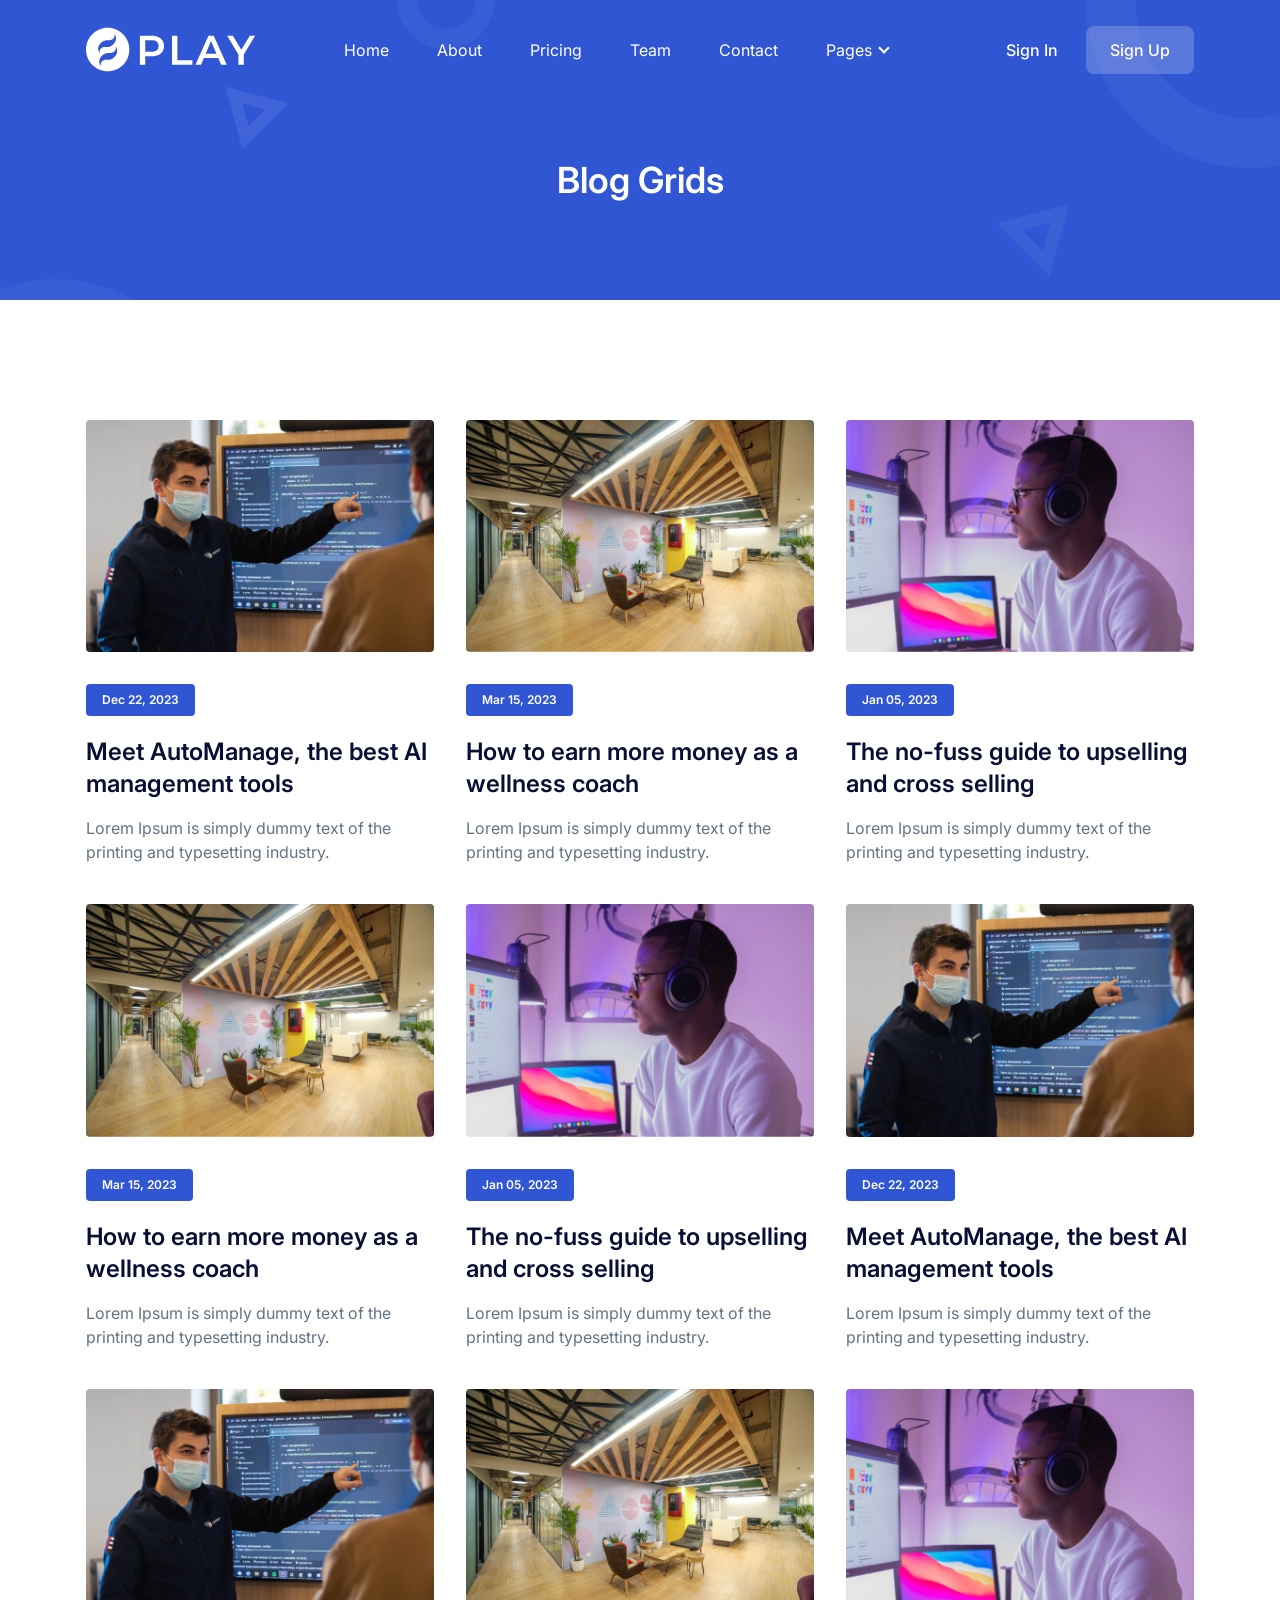
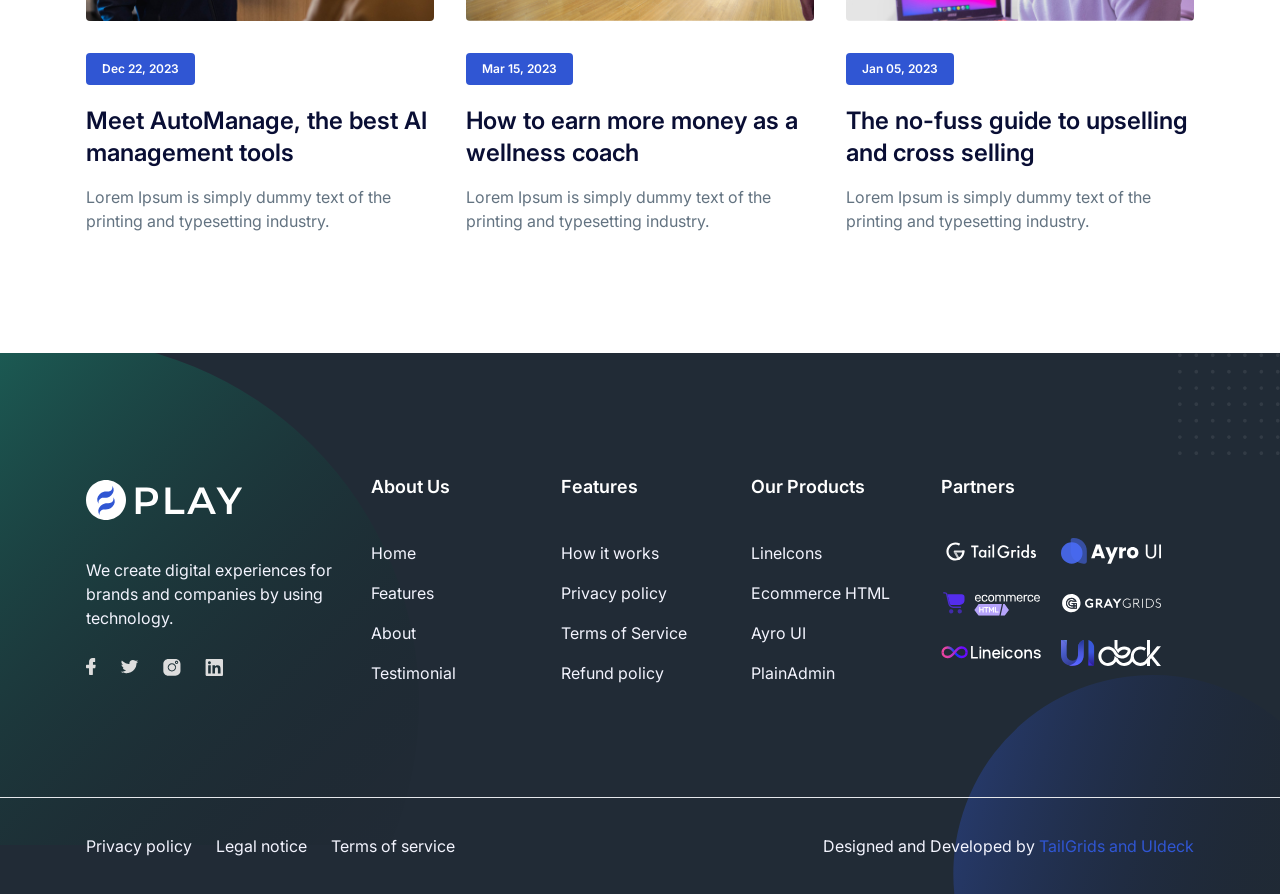
<file: blog-grids.html>
<!DOCTYPE html>
<html lang="en">
  <head>
    <meta charset="UTF-8" />
    <meta http-equiv="X-UA-Compatible" content="IE=edge" />
    <meta name="viewport" content="width=device-width, initial-scale=1.0" />
    <title>Blog Grids | Play Tailwind</title>
    <link
      rel="shortcut icon"
      href="assets/images/favicon.png"
      type="image/x-icon"
    />
    <link rel="stylesheet" href="assets/css/animate.css" />
    <link rel="stylesheet" href="assets/css/tailwind.css" />

    <!-- ==== WOW JS ==== -->
    <script src="assets/js/wow.min.js"></script>
    <script>
      new WOW().init();
    </script>
  </head>
  <body>
    <!-- ====== Navbar Section Start -->
    <div
      class="ud-header absolute top-0 left-0 z-40 flex w-full items-center bg-transparent"
    >
      <div class="container">
        <div class="relative -mx-4 flex items-center justify-between">
          <div class="w-60 max-w-full px-4">
            <a href="index.html" class="navbar-logo block w-full py-5">
              <img
                src="assets/images/logo/logo-white.svg"
                alt="logo"
                class="header-logo w-full"
              />
            </a>
          </div>
          <div class="flex w-full items-center justify-between px-4">
            <div>
              <button
                id="navbarToggler"
                class="absolute right-4 top-1/2 block -translate-y-1/2 rounded-lg px-3 py-[6px] ring-primary focus:ring-2 lg:hidden"
              >
                <span
                  class="relative my-[6px] block h-[2px] w-[30px] bg-white"
                ></span>
                <span
                  class="relative my-[6px] block h-[2px] w-[30px] bg-white"
                ></span>
                <span
                  class="relative my-[6px] block h-[2px] w-[30px] bg-white"
                ></span>
              </button>
              <nav
                id="navbarCollapse"
                class="absolute right-4 top-full hidden w-full max-w-[250px] rounded-lg bg-white py-5 shadow-lg lg:static lg:block lg:w-full lg:max-w-full lg:bg-transparent lg:py-0 lg:px-4 lg:shadow-none xl:px-6"
              >
                <ul class="blcok lg:flex">
                  <li class="group relative">
                    <a
                      href="/#home"
                      class="ud-menu-scroll mx-8 flex py-2 text-base text-dark group-hover:text-primary lg:mr-0 lg:inline-flex lg:py-6 lg:px-0 lg:text-white lg:group-hover:text-white lg:group-hover:opacity-70"
                    >
                      Home
                    </a>
                  </li>
                  <li class="group relative">
                    <a
                      href="/#about"
                      class="ud-menu-scroll mx-8 flex py-2 text-base text-dark group-hover:text-primary lg:mr-0 lg:ml-7 lg:inline-flex lg:py-6 lg:px-0 lg:text-white lg:group-hover:text-white lg:group-hover:opacity-70 xl:ml-12"
                    >
                      About
                    </a>
                  </li>
                  <li class="group relative">
                    <a
                      href="/#pricing"
                      class="ud-menu-scroll mx-8 flex py-2 text-base text-dark group-hover:text-primary lg:mr-0 lg:ml-7 lg:inline-flex lg:py-6 lg:px-0 lg:text-white lg:group-hover:text-white lg:group-hover:opacity-70 xl:ml-12"
                    >
                      Pricing
                    </a>
                  </li>
                  <li class="group relative">
                    <a
                      href="/#team"
                      class="ud-menu-scroll mx-8 flex py-2 text-base text-dark group-hover:text-primary lg:mr-0 lg:ml-7 lg:inline-flex lg:py-6 lg:px-0 lg:text-white lg:group-hover:text-white lg:group-hover:opacity-70 xl:ml-12"
                    >
                      Team
                    </a>
                  </li>
                  <li class="group relative">
                    <a
                      href="/#contact"
                      class="ud-menu-scroll mx-8 flex py-2 text-base text-dark group-hover:text-primary lg:mr-0 lg:ml-7 lg:inline-flex lg:py-6 lg:px-0 lg:text-white lg:group-hover:text-white lg:group-hover:opacity-70 xl:ml-12"
                    >
                      Contact
                    </a>
                  </li>
                  <li class="submenu-item group relative">
                    <a
                      href="javascript:void(0)"
                      class="relative mx-8 flex py-2 text-base text-dark after:absolute after:right-1 after:top-1/2 after:mt-[-2px] after:h-2 after:w-2 after:-translate-y-1/2 after:rotate-45 after:border-b-2 after:border-r-2 after:border-current group-hover:text-primary lg:mr-0 lg:ml-8 lg:inline-flex lg:py-6 lg:pl-0 lg:pr-4 lg:text-white lg:after:right-0 lg:group-hover:text-white lg:group-hover:opacity-70 xl:ml-12"
                    >
                      Pages
                    </a>
                    <div
                      class="submenu relative top-full left-0 hidden w-[250px] rounded-sm bg-white p-4 transition-[top] duration-300 group-hover:opacity-100 lg:invisible lg:absolute lg:top-[110%] lg:block lg:opacity-0 lg:shadow-lg lg:group-hover:visible lg:group-hover:top-full"
                    >
                      <a
                        href="about.html"
                        class="block rounded py-[10px] px-4 text-sm text-body-color hover:text-primary"
                      >
                        About Page
                      </a>
                      <a
                        href="pricing.html"
                        class="block rounded py-[10px] px-4 text-sm text-body-color hover:text-primary"
                      >
                        Pricing Page
                      </a>
                      <a
                        href="contact.html"
                        class="block rounded py-[10px] px-4 text-sm text-body-color hover:text-primary"
                      >
                        Contact Page
                      </a>
                      <a
                        href="blog-grids.html"
                        class="block rounded py-[10px] px-4 text-sm text-body-color hover:text-primary"
                      >
                        Blog Grid Page
                      </a>
                      <a
                        href="blog-details.html"
                        class="block rounded py-[10px] px-4 text-sm text-body-color hover:text-primary"
                      >
                        Blog Details Page
                      </a>
                      <a
                        href="signup.html"
                        class="block rounded py-[10px] px-4 text-sm text-body-color hover:text-primary"
                      >
                        Sign Up Page
                      </a>
                      <a
                        href="signin.html"
                        class="block rounded py-[10px] px-4 text-sm text-body-color hover:text-primary"
                      >
                        Sign In Page
                      </a>
                      <a
                        href="404.html"
                        class="block rounded py-[10px] px-4 text-sm text-body-color hover:text-primary"
                      >
                        404 Page
                      </a>
                    </div>
                  </li>
                </ul>
              </nav>
            </div>
            <div class="hidden justify-end pr-16 sm:flex lg:pr-0">
              <a
                href="signin.html"
                class="loginBtn py-3 px-7 text-base font-medium text-white hover:opacity-70"
              >
                Sign In
              </a>
              <a
                href="signup.html"
                class="signUpBtn rounded-lg bg-white bg-opacity-20 py-3 px-6 text-base font-medium text-white duration-300 ease-in-out hover:bg-opacity-100 hover:text-dark"
              >
                Sign Up
              </a>
            </div>
          </div>
        </div>
      </div>
    </div>
    <!-- ====== Navbar Section End -->

    <!-- ====== Banner Section Start -->
    <div
      class="relative z-10 overflow-hidden bg-primary pt-[120px] pb-[100px] md:pt-[130px] lg:pt-[160px]"
    >
      <div class="container">
        <div class="-mx-4 flex flex-wrap items-center">
          <div class="w-full px-4">
            <div class="text-center">
              <h1 class="text-4xl font-semibold text-white">Blog Grids</h1>
            </div>
          </div>
        </div>
      </div>
      <div>
        <span class="absolute top-0 left-0 z-[-1]">
          <svg
            width="495"
            height="470"
            viewBox="0 0 495 470"
            fill="none"
            xmlns="http://www.w3.org/2000/svg"
          >
            <circle
              cx="55"
              cy="442"
              r="138"
              stroke="white"
              stroke-opacity="0.04"
              stroke-width="50"
            />
            <circle
              cx="446"
              r="39"
              stroke="white"
              stroke-opacity="0.04"
              stroke-width="20"
            />
            <path
              d="M245.406 137.609L233.985 94.9852L276.609 106.406L245.406 137.609Z"
              stroke="white"
              stroke-opacity="0.08"
              stroke-width="12"
            />
          </svg>
        </span>
        <span class="absolute top-0 right-0 z-[-1]">
          <svg
            width="493"
            height="470"
            viewBox="0 0 493 470"
            fill="none"
            xmlns="http://www.w3.org/2000/svg"
          >
            <circle
              cx="462"
              cy="5"
              r="138"
              stroke="white"
              stroke-opacity="0.04"
              stroke-width="50"
            />
            <circle
              cx="49"
              cy="470"
              r="39"
              stroke="white"
              stroke-opacity="0.04"
              stroke-width="20"
            />
            <path
              d="M222.393 226.701L272.808 213.192L259.299 263.607L222.393 226.701Z"
              stroke="white"
              stroke-opacity="0.06"
              stroke-width="13"
            />
          </svg>
        </span>
      </div>
    </div>
    <!-- ====== Banner Section End -->

    <!-- ====== Blog Section Start -->
    <section class="pt-20 pb-10 lg:pt-[120px] lg:pb-20">
      <div class="container">
        <div class="-mx-4 flex flex-wrap">
          <div class="w-full px-4 md:w-1/2 lg:w-1/3">
            <div class="wow fadeInUp group mb-10" data-wow-delay=".1s">
              <div class="mb-8 overflow-hidden rounded">
                <a href="blog-details.html" class="block">
                  <img
                    src="assets/images/blog/blog-01.jpg"
                    alt="image"
                    class="w-full transition group-hover:rotate-6 group-hover:scale-125"
                  />
                </a>
              </div>
              <div>
                <span
                  class="mb-5 inline-block rounded bg-primary py-1 px-4 text-center text-xs font-semibold leading-loose text-white"
                >
                  Dec 22, 2023
                </span>
                <h3>
                  <a
                    href="blog-details.html"
                    class="mb-4 inline-block text-xl font-semibold text-dark hover:text-primary sm:text-2xl lg:text-xl xl:text-2xl"
                  >
                    Meet AutoManage, the best AI management tools
                  </a>
                </h3>
                <p class="text-base text-body-color">
                  Lorem Ipsum is simply dummy text of the printing and
                  typesetting industry.
                </p>
              </div>
            </div>
          </div>
          <div class="w-full px-4 md:w-1/2 lg:w-1/3">
            <div class="wow fadeInUp group mb-10" data-wow-delay=".15s">
              <div class="mb-8 overflow-hidden rounded">
                <a href="blog-details.html" class="block">
                  <img
                    src="assets/images/blog/blog-02.jpg"
                    alt="image"
                    class="w-full transition group-hover:rotate-6 group-hover:scale-125"
                  />
                </a>
              </div>
              <div>
                <span
                  class="mb-5 inline-block rounded bg-primary py-1 px-4 text-center text-xs font-semibold leading-loose text-white"
                >
                  Mar 15, 2023
                </span>
                <h3>
                  <a
                    href="blog-details.html"
                    class="mb-4 inline-block text-xl font-semibold text-dark hover:text-primary sm:text-2xl lg:text-xl xl:text-2xl"
                  >
                    How to earn more money as a wellness coach
                  </a>
                </h3>
                <p class="text-base text-body-color">
                  Lorem Ipsum is simply dummy text of the printing and
                  typesetting industry.
                </p>
              </div>
            </div>
          </div>
          <div class="w-full px-4 md:w-1/2 lg:w-1/3">
            <div class="wow fadeInUp group mb-10" data-wow-delay=".2s">
              <div class="mb-8 overflow-hidden rounded">
                <a href="blog-details.html" class="block">
                  <img
                    src="assets/images/blog/blog-03.jpg"
                    alt="image"
                    class="w-full transition group-hover:rotate-6 group-hover:scale-125"
                  />
                </a>
              </div>
              <div>
                <span
                  class="mb-5 inline-block rounded bg-primary py-1 px-4 text-center text-xs font-semibold leading-loose text-white"
                >
                  Jan 05, 2023
                </span>
                <h3>
                  <a
                    href="blog-details.html"
                    class="mb-4 inline-block text-xl font-semibold text-dark hover:text-primary sm:text-2xl lg:text-xl xl:text-2xl"
                  >
                    The no-fuss guide to upselling and cross selling
                  </a>
                </h3>
                <p class="text-base text-body-color">
                  Lorem Ipsum is simply dummy text of the printing and
                  typesetting industry.
                </p>
              </div>
            </div>
          </div>
          <div class="w-full px-4 md:w-1/2 lg:w-1/3">
            <div class="wow fadeInUp group mb-10" data-wow-delay=".1s">
              <div class="mb-8 overflow-hidden rounded">
                <a href="blog-details.html" class="block">
                  <img
                    src="assets/images/blog/blog-02.jpg"
                    alt="image"
                    class="w-full transition group-hover:rotate-6 group-hover:scale-125"
                  />
                </a>
              </div>
              <div>
                <span
                  class="mb-5 inline-block rounded bg-primary py-1 px-4 text-center text-xs font-semibold leading-loose text-white"
                >
                  Mar 15, 2023
                </span>
                <h3>
                  <a
                    href="blog-details.html"
                    class="mb-4 inline-block text-xl font-semibold text-dark hover:text-primary sm:text-2xl lg:text-xl xl:text-2xl"
                  >
                    How to earn more money as a wellness coach
                  </a>
                </h3>
                <p class="text-base text-body-color">
                  Lorem Ipsum is simply dummy text of the printing and
                  typesetting industry.
                </p>
              </div>
            </div>
          </div>
          <div class="w-full px-4 md:w-1/2 lg:w-1/3">
            <div class="wow fadeInUp group mb-10" data-wow-delay=".15s">
              <div class="mb-8 overflow-hidden rounded">
                <a href="blog-details.html" class="block">
                  <img
                    src="assets/images/blog/blog-03.jpg"
                    alt="image"
                    class="w-full transition group-hover:rotate-6 group-hover:scale-125"
                  />
                </a>
              </div>
              <div>
                <span
                  class="mb-5 inline-block rounded bg-primary py-1 px-4 text-center text-xs font-semibold leading-loose text-white"
                >
                  Jan 05, 2023
                </span>
                <h3>
                  <a
                    href="blog-details.html"
                    class="mb-4 inline-block text-xl font-semibold text-dark hover:text-primary sm:text-2xl lg:text-xl xl:text-2xl"
                  >
                    The no-fuss guide to upselling and cross selling
                  </a>
                </h3>
                <p class="text-base text-body-color">
                  Lorem Ipsum is simply dummy text of the printing and
                  typesetting industry.
                </p>
              </div>
            </div>
          </div>
          <div class="w-full px-4 md:w-1/2 lg:w-1/3">
            <div class="wow fadeInUp group mb-10" data-wow-delay=".2s">
              <div class="mb-8 overflow-hidden rounded">
                <a href="blog-details.html" class="block">
                  <img
                    src="assets/images/blog/blog-01.jpg"
                    alt="image"
                    class="w-full transition group-hover:rotate-6 group-hover:scale-125"
                  />
                </a>
              </div>
              <div>
                <span
                  class="mb-5 inline-block rounded bg-primary py-1 px-4 text-center text-xs font-semibold leading-loose text-white"
                >
                  Dec 22, 2023
                </span>
                <h3>
                  <a
                    href="blog-details.html"
                    class="mb-4 inline-block text-xl font-semibold text-dark hover:text-primary sm:text-2xl lg:text-xl xl:text-2xl"
                  >
                    Meet AutoManage, the best AI management tools
                  </a>
                </h3>
                <p class="text-base text-body-color">
                  Lorem Ipsum is simply dummy text of the printing and
                  typesetting industry.
                </p>
              </div>
            </div>
          </div>
          <div class="w-full px-4 md:w-1/2 lg:w-1/3">
            <div class="wow fadeInUp group mb-10" data-wow-delay=".1s">
              <div class="mb-8 overflow-hidden rounded">
                <a href="blog-details.html" class="block">
                  <img
                    src="assets/images/blog/blog-01.jpg"
                    alt="image"
                    class="w-full transition group-hover:rotate-6 group-hover:scale-125"
                  />
                </a>
              </div>
              <div>
                <span
                  class="mb-5 inline-block rounded bg-primary py-1 px-4 text-center text-xs font-semibold leading-loose text-white"
                >
                  Dec 22, 2023
                </span>
                <h3>
                  <a
                    href="blog-details.html"
                    class="mb-4 inline-block text-xl font-semibold text-dark hover:text-primary sm:text-2xl lg:text-xl xl:text-2xl"
                  >
                    Meet AutoManage, the best AI management tools
                  </a>
                </h3>
                <p class="text-base text-body-color">
                  Lorem Ipsum is simply dummy text of the printing and
                  typesetting industry.
                </p>
              </div>
            </div>
          </div>
          <div class="w-full px-4 md:w-1/2 lg:w-1/3">
            <div class="wow fadeInUp group mb-10" data-wow-delay=".15s">
              <div class="mb-8 overflow-hidden rounded">
                <a href="blog-details.html" class="block">
                  <img
                    src="assets/images/blog/blog-02.jpg"
                    alt="image"
                    class="w-full transition group-hover:rotate-6 group-hover:scale-125"
                  />
                </a>
              </div>
              <div>
                <span
                  class="mb-5 inline-block rounded bg-primary py-1 px-4 text-center text-xs font-semibold leading-loose text-white"
                >
                  Mar 15, 2023
                </span>
                <h3>
                  <a
                    href="blog-details.html"
                    class="mb-4 inline-block text-xl font-semibold text-dark hover:text-primary sm:text-2xl lg:text-xl xl:text-2xl"
                  >
                    How to earn more money as a wellness coach
                  </a>
                </h3>
                <p class="text-base text-body-color">
                  Lorem Ipsum is simply dummy text of the printing and
                  typesetting industry.
                </p>
              </div>
            </div>
          </div>
          <div class="w-full px-4 md:w-1/2 lg:w-1/3">
            <div class="wow fadeInUp group mb-10" data-wow-delay=".2s">
              <div class="mb-8 overflow-hidden rounded">
                <a href="blog-details.html" class="block">
                  <img
                    src="assets/images/blog/blog-03.jpg"
                    alt="image"
                    class="w-full transition group-hover:rotate-6 group-hover:scale-125"
                  />
                </a>
              </div>
              <div>
                <span
                  class="mb-5 inline-block rounded bg-primary py-1 px-4 text-center text-xs font-semibold leading-loose text-white"
                >
                  Jan 05, 2023
                </span>
                <h3>
                  <a
                    href="blog-details.html"
                    class="mb-4 inline-block text-xl font-semibold text-dark hover:text-primary sm:text-2xl lg:text-xl xl:text-2xl"
                  >
                    The no-fuss guide to upselling and cross selling
                  </a>
                </h3>
                <p class="text-base text-body-color">
                  Lorem Ipsum is simply dummy text of the printing and
                  typesetting industry.
                </p>
              </div>
            </div>
          </div>
        </div>
      </div>
    </section>
    <!-- ====== Blog Section End -->

    <!-- ====== Footer Section Start -->
    <footer
      class="wow fadeInUp relative z-10 bg-black pt-20 lg:pt-[120px]"
      data-wow-delay=".15s"
    >
      <div class="container">
        <div class="-mx-4 flex flex-wrap">
          <div class="w-full px-4 sm:w-1/2 md:w-1/2 lg:w-4/12 xl:w-3/12">
            <div class="mb-10 w-full">
              <a
                href="javascript:void(0)"
                class="mb-6 inline-block max-w-[160px]"
              >
                <img
                  src="assets/images/logo/logo-white.svg"
                  alt="logo"
                  class="max-w-full"
                />
              </a>
              <p class="mb-7 text-base text-[#f3f4fe]">
                We create digital experiences for brands and companies by using
                technology.
              </p>
              <div class="-mx-3 flex items-center">
                <a
                  href="javascript:void(0)"
                  class="px-3 text-[#dddddd] hover:text-white"
                >
                  <svg
                    width="10"
                    height="18"
                    viewBox="0 0 10 18"
                    class="fill-current"
                  >
                    <path
                      d="M9.00007 6.82105H7.50006H6.96434V6.27097V4.56571V4.01562H7.50006H8.62507C8.91971 4.01562 9.16078 3.79559 9.16078 3.46554V0.550085C9.16078 0.247538 8.9465 0 8.62507 0H6.66969C4.55361 0 3.08038 1.54024 3.08038 3.82309V6.21596V6.76605H2.54466H0.72322C0.348217 6.76605 0 7.06859 0 7.50866V9.48897C0 9.87402 0.294645 10.2316 0.72322 10.2316H2.49109H3.02681V10.7817V16.31C3.02681 16.6951 3.32145 17.0526 3.75003 17.0526H6.26791C6.42862 17.0526 6.56255 16.9701 6.66969 16.8601C6.77684 16.7501 6.8572 16.5576 6.8572 16.3925V10.8092V10.2591H7.4197H8.62507C8.97328 10.2591 9.24114 10.0391 9.29471 9.709V9.6815V9.65399L9.66972 7.7562C9.6965 7.56367 9.66972 7.34363 9.509 7.1236C9.45543 6.98608 9.21436 6.84856 9.00007 6.82105Z"
                    />
                  </svg>
                </a>
                <a
                  href="javascript:void(0)"
                  class="px-3 text-[#dddddd] hover:text-white"
                >
                  <svg
                    width="19"
                    height="15"
                    viewBox="0 0 19 15"
                    class="fill-current"
                  >
                    <path
                      d="M16.2622 3.17878L17.33 1.93293C17.6391 1.59551 17.7234 1.33595 17.7515 1.20618C16.9085 1.67337 16.1217 1.82911 15.6159 1.82911H15.4192L15.3068 1.72528C14.6324 1.18022 13.7894 0.894714 12.8902 0.894714C10.9233 0.894714 9.37779 2.40012 9.37779 4.13913C9.37779 4.24295 9.37779 4.39868 9.40589 4.5025L9.49019 5.02161L8.90009 4.99565C5.30334 4.89183 2.35288 2.03675 1.87518 1.5436C1.08839 2.84136 1.53799 4.08722 2.01568 4.86587L2.97107 6.31937L1.45369 5.54071C1.48179 6.63084 1.93138 7.48736 2.80247 8.11029L3.56116 8.62939L2.80247 8.9149C3.28017 10.2386 4.34795 10.7837 5.13474 10.9913L6.17443 11.2509L5.19094 11.8738C3.61736 12.912 1.65039 12.8342 0.779297 12.7563C2.54957 13.8983 4.65705 14.1579 6.11823 14.1579C7.21412 14.1579 8.02901 14.0541 8.2257 13.9762C16.0936 12.2631 16.4589 5.77431 16.4589 4.47655V4.29486L16.6275 4.19104C17.5829 3.36047 17.9763 2.91923 18.2011 2.65967C18.1168 2.68563 18.0044 2.73754 17.892 2.7635L16.2622 3.17878Z"
                    />
                  </svg>
                </a>
                <a
                  href="javascript:void(0)"
                  class="px-3 text-[#dddddd] hover:text-white"
                >
                  <svg
                    width="18"
                    height="18"
                    viewBox="0 0 18 18"
                    class="fill-current"
                  >
                    <path
                      d="M8.91688 12.4995C10.6918 12.4995 12.1306 11.0911 12.1306 9.35385C12.1306 7.61655 10.6918 6.20819 8.91688 6.20819C7.14197 6.20819 5.70312 7.61655 5.70312 9.35385C5.70312 11.0911 7.14197 12.4995 8.91688 12.4995Z"
                    />
                    <path
                      d="M12.4078 0.947388H5.37075C2.57257 0.947388 0.300781 3.17104 0.300781 5.90993V12.7436C0.300781 15.5367 2.57257 17.7604 5.37075 17.7604H12.3524C15.2059 17.7604 17.4777 15.5367 17.4777 12.7978V5.90993C17.4777 3.17104 15.2059 0.947388 12.4078 0.947388ZM8.91696 13.4758C6.56206 13.4758 4.70584 11.6047 4.70584 9.35389C4.70584 7.10312 6.58976 5.23199 8.91696 5.23199C11.2165 5.23199 13.1004 7.10312 13.1004 9.35389C13.1004 11.6047 11.2442 13.4758 8.91696 13.4758ZM14.735 5.61164C14.4579 5.90993 14.0423 6.07264 13.5714 6.07264C13.1558 6.07264 12.7402 5.90993 12.4078 5.61164C12.103 5.31334 11.9368 4.9337 11.9368 4.47269C11.9368 4.01169 12.103 3.65916 12.4078 3.33375C12.7125 3.00834 13.1004 2.84563 13.5714 2.84563C13.9869 2.84563 14.4302 3.00834 14.735 3.30663C15.012 3.65916 15.2059 4.06593 15.2059 4.49981C15.1782 4.9337 15.012 5.31334 14.735 5.61164Z"
                    />
                    <path
                      d="M13.5985 3.82184C13.2383 3.82184 12.9336 4.12013 12.9336 4.47266C12.9336 4.82519 13.2383 5.12349 13.5985 5.12349C13.9587 5.12349 14.2634 4.82519 14.2634 4.47266C14.2634 4.12013 13.9864 3.82184 13.5985 3.82184Z"
                    />
                  </svg>
                </a>
                <a
                  href="javascript:void(0)"
                  class="px-3 text-[#dddddd] hover:text-white"
                >
                  <svg
                    width="18"
                    height="18"
                    viewBox="0 0 18 18"
                    class="fill-current"
                  >
                    <path
                      d="M16.7821 0.947388H1.84847C1.14272 0.947388 0.578125 1.49747 0.578125 2.18508V16.7623C0.578125 17.4224 1.14272 18 1.84847 18H16.7257C17.4314 18 17.996 17.4499 17.996 16.7623V2.15757C18.0525 1.49747 17.4879 0.947388 16.7821 0.947388ZM5.7442 15.4421H3.17528V7.32837H5.7442V15.4421ZM4.44563 6.2007C3.59873 6.2007 2.94944 5.5406 2.94944 4.74297C2.94944 3.94535 3.62696 3.28525 4.44563 3.28525C5.26429 3.28525 5.94181 3.94535 5.94181 4.74297C5.94181 5.5406 5.32075 6.2007 4.44563 6.2007ZM15.4835 15.4421H12.9146V11.509C12.9146 10.5739 12.8864 9.33618 11.5596 9.33618C10.2045 9.33618 10.0069 10.3813 10.0069 11.4265V15.4421H7.438V7.32837H9.95046V8.45605H9.9787C10.3457 7.79594 11.1644 7.13584 12.4347 7.13584C15.0601 7.13584 15.54 8.7861 15.54 11.0414V15.4421H15.4835Z"
                    />
                  </svg>
                </a>
              </div>
            </div>
          </div>
          <div class="w-full px-4 sm:w-1/2 md:w-1/2 lg:w-2/12 xl:w-2/12">
            <div class="mb-10 w-full">
              <h4 class="mb-9 text-lg font-semibold text-white">About Us</h4>
              <ul>
                <li>
                  <a
                    href="javascript:void(0)"
                    class="mb-2 inline-block text-base leading-loose text-[#f3f4fe] hover:text-primary"
                  >
                    Home
                  </a>
                </li>
                <li>
                  <a
                    href="javascript:void(0)"
                    class="mb-2 inline-block text-base leading-loose text-[#f3f4fe] hover:text-primary"
                  >
                    Features
                  </a>
                </li>
                <li>
                  <a
                    href="javascript:void(0)"
                    class="mb-2 inline-block text-base leading-loose text-[#f3f4fe] hover:text-primary"
                  >
                    About
                  </a>
                </li>
                <li>
                  <a
                    href="javascript:void(0)"
                    class="mb-2 inline-block text-base leading-loose text-[#f3f4fe] hover:text-primary"
                  >
                    Testimonial
                  </a>
                </li>
              </ul>
            </div>
          </div>
          <div class="w-full px-4 sm:w-1/2 md:w-1/2 lg:w-3/12 xl:w-2/12">
            <div class="mb-10 w-full">
              <h4 class="mb-9 text-lg font-semibold text-white">Features</h4>
              <ul>
                <li>
                  <a
                    href="javascript:void(0)"
                    class="mb-2 inline-block text-base leading-loose text-[#f3f4fe] hover:text-primary"
                  >
                    How it works
                  </a>
                </li>
                <li>
                  <a
                    href="javascript:void(0)"
                    class="mb-2 inline-block text-base leading-loose text-[#f3f4fe] hover:text-primary"
                  >
                    Privacy policy
                  </a>
                </li>
                <li>
                  <a
                    href="javascript:void(0)"
                    class="mb-2 inline-block text-base leading-loose text-[#f3f4fe] hover:text-primary"
                  >
                    Terms of Service
                  </a>
                </li>
                <li>
                  <a
                    href="javascript:void(0)"
                    class="mb-2 inline-block text-base leading-loose text-[#f3f4fe] hover:text-primary"
                  >
                    Refund policy
                  </a>
                </li>
              </ul>
            </div>
          </div>
          <div class="w-full px-4 sm:w-1/2 md:w-1/2 lg:w-3/12 xl:w-2/12">
            <div class="mb-10 w-full">
              <h4 class="mb-9 text-lg font-semibold text-white">
                Our Products
              </h4>
              <ul>
                <li>
                  <a
                    href="javascript:void(0)"
                    class="mb-2 inline-block text-base leading-loose text-[#f3f4fe] hover:text-primary"
                  >
                    LineIcons
                  </a>
                </li>
                <li>
                  <a
                    href="javascript:void(0)"
                    class="mb-2 inline-block text-base leading-loose text-[#f3f4fe] hover:text-primary"
                  >
                    Ecommerce HTML
                  </a>
                </li>
                <li>
                  <a
                    href="javascript:void(0)"
                    class="mb-2 inline-block text-base leading-loose text-[#f3f4fe] hover:text-primary"
                  >
                    Ayro UI
                  </a>
                </li>
                <li>
                  <a
                    href="javascript:void(0)"
                    class="mb-2 inline-block text-base leading-loose text-[#f3f4fe] hover:text-primary"
                  >
                    PlainAdmin
                  </a>
                </li>
              </ul>
            </div>
          </div>
          <div class="w-full px-4 md:w-2/3 lg:w-6/12 xl:w-3/12">
            <div class="mb-10 w-full">
              <h4 class="mb-9 text-lg font-semibold text-white">Partners</h4>
              <ul class="flex flex-wrap items-center">
                <li>
                  <a
                    href="https://tailgrids.com"
                    rel="nofollow noopner"
                    target="_blank"
                    class="mb-6 mr-5 block max-w-[120px] xl:max-w-[100px] 2xl:max-w-[120px]"
                  >
                    <img
                      src="assets/images/footer/brands/tailgrids.svg"
                      alt="tailgrids"
                    />
                  </a>
                </li>
                <li>
                  <a
                    href="https://ayroui.com"
                    rel="nofollow noopner"
                    target="_blank"
                    class="mb-6 mr-5 block max-w-[120px] xl:max-w-[100px] 2xl:max-w-[120px]"
                  >
                    <img
                      src="assets/images/footer/brands/ayroui.svg"
                      alt="ayroui"
                    />
                  </a>
                </li>
                <li>
                  <a
                    href="https://ecommercehtml.com"
                    rel="nofollow noopner"
                    target="_blank"
                    class="mb-6 mr-5 block max-w-[120px] xl:max-w-[100px] 2xl:max-w-[120px]"
                  >
                    <img
                      src="assets/images/footer/brands/ecommerce-html.svg"
                      alt="ecommerce-html"
                    />
                  </a>
                </li>
                <li>
                  <a
                    href="https://graygrids.com"
                    rel="nofollow noopner"
                    target="_blank"
                    class="mb-6 mr-5 block max-w-[120px] xl:max-w-[100px] 2xl:max-w-[120px]"
                  >
                    <img
                      src="assets/images/footer/brands/graygrids.svg"
                      alt="graygrids"
                    />
                  </a>
                </li>
                <li>
                  <a
                    href="https://lineicons.com"
                    rel="nofollow noopner"
                    target="_blank"
                    class="mb-6 mr-5 block max-w-[120px] xl:max-w-[100px] 2xl:max-w-[120px]"
                  >
                    <img
                      src="assets/images/footer/brands/lineicons.svg"
                      alt="lineicons"
                    />
                  </a>
                </li>
                <li>
                  <a
                    href="https://uideck.com"
                    rel="nofollow noopner"
                    target="_blank"
                    class="mb-6 mr-5 block max-w-[120px] xl:max-w-[100px] 2xl:max-w-[120px]"
                  >
                    <img
                      src="assets/images/footer/brands/uideck.svg"
                      alt="uideck"
                    />
                  </a>
                </li>
              </ul>
            </div>
          </div>
        </div>
      </div>

      <div class="mt-12 border-t border-opacity-40 py-8 lg:mt-[60px]">
        <div class="container">
          <div class="-mx-4 flex flex-wrap">
            <div class="w-full px-4 md:w-2/3 lg:w-1/2">
              <div class="my-1">
                <div
                  class="-mx-3 flex items-center justify-center md:justify-start"
                >
                  <a
                    href="javascript:void(0)"
                    class="px-3 text-base text-[#f3f4fe] hover:text-primary"
                  >
                    Privacy policy
                  </a>
                  <a
                    href="javascript:void(0)"
                    class="px-3 text-base text-[#f3f4fe] hover:text-primary"
                  >
                    Legal notice
                  </a>
                  <a
                    href="javascript:void(0)"
                    class="px-3 text-base text-[#f3f4fe] hover:text-primary"
                  >
                    Terms of service
                  </a>
                </div>
              </div>
            </div>
            <div class="w-full px-4 md:w-1/3 lg:w-1/2">
              <div class="my-1 flex justify-center md:justify-end">
                <p class="text-base text-[#f3f4fe]">
                  Designed and Developed by
                  <a
                    href="https://tailgrids.com"
                    rel="nofollow noopner"
                    target="_blank"
                    class="text-primary hover:underline"
                  >
                    TailGrids and UIdeck
                  </a>
                </p>
              </div>
            </div>
          </div>
        </div>
      </div>

      <div>
        <span class="absolute left-0 top-0 z-[-1]">
          <img src="assets/images/footer/shape-1.svg" alt="" />
        </span>

        <span class="absolute bottom-0 right-0 z-[-1]">
          <img src="assets/images/footer/shape-3.svg" alt="" />
        </span>

        <span class="absolute top-0 right-0 z-[-1]">
          <svg
            width="102"
            height="102"
            viewBox="0 0 102 102"
            fill="none"
            xmlns="http://www.w3.org/2000/svg"
          >
            <path
              d="M1.8667 33.1956C2.89765 33.1956 3.7334 34.0318 3.7334 35.0633C3.7334 36.0947 2.89765 36.9309 1.8667 36.9309C0.835744 36.9309 4.50645e-08 36.0947 0 35.0633C-4.50645e-08 34.0318 0.835744 33.1956 1.8667 33.1956Z"
              fill="white"
              fill-opacity="0.08"
            ></path>
            <path
              d="M18.2939 33.1956C19.3249 33.1956 20.1606 34.0318 20.1606 35.0633C20.1606 36.0947 19.3249 36.9309 18.2939 36.9309C17.263 36.9309 16.4272 36.0947 16.4272 35.0633C16.4272 34.0318 17.263 33.1956 18.2939 33.1956Z"
              fill="white"
              fill-opacity="0.08"
            ></path>
            <path
              d="M34.7209 33.195C35.7519 33.195 36.5876 34.0311 36.5876 35.0626C36.5876 36.0941 35.7519 36.9303 34.7209 36.9303C33.69 36.9303 32.8542 36.0941 32.8542 35.0626C32.8542 34.0311 33.69 33.195 34.7209 33.195Z"
              fill="white"
              fill-opacity="0.08"
            ></path>
            <path
              d="M50.9341 33.195C51.965 33.195 52.8008 34.0311 52.8008 35.0626C52.8008 36.0941 51.965 36.9303 50.9341 36.9303C49.9031 36.9303 49.0674 36.0941 49.0674 35.0626C49.0674 34.0311 49.9031 33.195 50.9341 33.195Z"
              fill="white"
              fill-opacity="0.08"
            ></path>
            <path
              d="M1.8667 16.7605C2.89765 16.7605 3.7334 17.5966 3.7334 18.6281C3.7334 19.6596 2.89765 20.4957 1.8667 20.4957C0.835744 20.4957 4.50645e-08 19.6596 0 18.6281C-4.50645e-08 17.5966 0.835744 16.7605 1.8667 16.7605Z"
              fill="white"
              fill-opacity="0.08"
            ></path>
            <path
              d="M18.2939 16.7605C19.3249 16.7605 20.1606 17.5966 20.1606 18.6281C20.1606 19.6596 19.3249 20.4957 18.2939 20.4957C17.263 20.4957 16.4272 19.6596 16.4272 18.6281C16.4272 17.5966 17.263 16.7605 18.2939 16.7605Z"
              fill="white"
              fill-opacity="0.08"
            ></path>
            <path
              d="M34.7209 16.7605C35.7519 16.7605 36.5876 17.5966 36.5876 18.6281C36.5876 19.6596 35.7519 20.4957 34.7209 20.4957C33.69 20.4957 32.8542 19.6596 32.8542 18.6281C32.8542 17.5966 33.69 16.7605 34.7209 16.7605Z"
              fill="white"
              fill-opacity="0.08"
            ></path>
            <path
              d="M50.9341 16.7605C51.965 16.7605 52.8008 17.5966 52.8008 18.6281C52.8008 19.6596 51.965 20.4957 50.9341 20.4957C49.9031 20.4957 49.0674 19.6596 49.0674 18.6281C49.0674 17.5966 49.9031 16.7605 50.9341 16.7605Z"
              fill="white"
              fill-opacity="0.08"
            ></path>
            <path
              d="M1.8667 0.324951C2.89765 0.324951 3.7334 1.16115 3.7334 2.19261C3.7334 3.22408 2.89765 4.06024 1.8667 4.06024C0.835744 4.06024 4.50645e-08 3.22408 0 2.19261C-4.50645e-08 1.16115 0.835744 0.324951 1.8667 0.324951Z"
              fill="white"
              fill-opacity="0.08"
            ></path>
            <path
              d="M18.2939 0.324951C19.3249 0.324951 20.1606 1.16115 20.1606 2.19261C20.1606 3.22408 19.3249 4.06024 18.2939 4.06024C17.263 4.06024 16.4272 3.22408 16.4272 2.19261C16.4272 1.16115 17.263 0.324951 18.2939 0.324951Z"
              fill="white"
              fill-opacity="0.08"
            ></path>
            <path
              d="M34.7209 0.325302C35.7519 0.325302 36.5876 1.16147 36.5876 2.19293C36.5876 3.2244 35.7519 4.06056 34.7209 4.06056C33.69 4.06056 32.8542 3.2244 32.8542 2.19293C32.8542 1.16147 33.69 0.325302 34.7209 0.325302Z"
              fill="white"
              fill-opacity="0.08"
            ></path>
            <path
              d="M50.9341 0.325302C51.965 0.325302 52.8008 1.16147 52.8008 2.19293C52.8008 3.2244 51.965 4.06056 50.9341 4.06056C49.9031 4.06056 49.0674 3.2244 49.0674 2.19293C49.0674 1.16147 49.9031 0.325302 50.9341 0.325302Z"
              fill="white"
              fill-opacity="0.08"
            ></path>
            <path
              d="M66.9037 33.1956C67.9346 33.1956 68.7704 34.0318 68.7704 35.0633C68.7704 36.0947 67.9346 36.9309 66.9037 36.9309C65.8727 36.9309 65.037 36.0947 65.037 35.0633C65.037 34.0318 65.8727 33.1956 66.9037 33.1956Z"
              fill="white"
              fill-opacity="0.08"
            ></path>
            <path
              d="M83.3307 33.1956C84.3616 33.1956 85.1974 34.0318 85.1974 35.0633C85.1974 36.0947 84.3616 36.9309 83.3307 36.9309C82.2997 36.9309 81.464 36.0947 81.464 35.0633C81.464 34.0318 82.2997 33.1956 83.3307 33.1956Z"
              fill="white"
              fill-opacity="0.08"
            ></path>
            <path
              d="M99.7576 33.1956C100.789 33.1956 101.624 34.0318 101.624 35.0633C101.624 36.0947 100.789 36.9309 99.7576 36.9309C98.7266 36.9309 97.8909 36.0947 97.8909 35.0633C97.8909 34.0318 98.7266 33.1956 99.7576 33.1956Z"
              fill="white"
              fill-opacity="0.08"
            ></path>
            <path
              d="M66.9037 16.7605C67.9346 16.7605 68.7704 17.5966 68.7704 18.6281C68.7704 19.6596 67.9346 20.4957 66.9037 20.4957C65.8727 20.4957 65.037 19.6596 65.037 18.6281C65.037 17.5966 65.8727 16.7605 66.9037 16.7605Z"
              fill="white"
              fill-opacity="0.08"
            ></path>
            <path
              d="M83.3307 16.7605C84.3616 16.7605 85.1974 17.5966 85.1974 18.6281C85.1974 19.6596 84.3616 20.4957 83.3307 20.4957C82.2997 20.4957 81.464 19.6596 81.464 18.6281C81.464 17.5966 82.2997 16.7605 83.3307 16.7605Z"
              fill="white"
              fill-opacity="0.08"
            ></path>
            <path
              d="M99.7576 16.7605C100.789 16.7605 101.624 17.5966 101.624 18.6281C101.624 19.6596 100.789 20.4957 99.7576 20.4957C98.7266 20.4957 97.8909 19.6596 97.8909 18.6281C97.8909 17.5966 98.7266 16.7605 99.7576 16.7605Z"
              fill="white"
              fill-opacity="0.08"
            ></path>
            <path
              d="M66.9037 0.324966C67.9346 0.324966 68.7704 1.16115 68.7704 2.19261C68.7704 3.22408 67.9346 4.06024 66.9037 4.06024C65.8727 4.06024 65.037 3.22408 65.037 2.19261C65.037 1.16115 65.8727 0.324966 66.9037 0.324966Z"
              fill="white"
              fill-opacity="0.08"
            ></path>
            <path
              d="M83.3307 0.324951C84.3616 0.324951 85.1974 1.16115 85.1974 2.19261C85.1974 3.22408 84.3616 4.06024 83.3307 4.06024C82.2997 4.06024 81.464 3.22408 81.464 2.19261C81.464 1.16115 82.2997 0.324951 83.3307 0.324951Z"
              fill="white"
              fill-opacity="0.08"
            ></path>
            <path
              d="M99.7576 0.324951C100.789 0.324951 101.624 1.16115 101.624 2.19261C101.624 3.22408 100.789 4.06024 99.7576 4.06024C98.7266 4.06024 97.8909 3.22408 97.8909 2.19261C97.8909 1.16115 98.7266 0.324951 99.7576 0.324951Z"
              fill="white"
              fill-opacity="0.08"
            ></path>
            <path
              d="M1.8667 82.2029C2.89765 82.2029 3.7334 83.039 3.7334 84.0705C3.7334 85.102 2.89765 85.9382 1.8667 85.9382C0.835744 85.9382 4.50645e-08 85.102 0 84.0705C-4.50645e-08 83.039 0.835744 82.2029 1.8667 82.2029Z"
              fill="white"
              fill-opacity="0.08"
            ></path>
            <path
              d="M18.2939 82.2029C19.3249 82.2029 20.1606 83.039 20.1606 84.0705C20.1606 85.102 19.3249 85.9382 18.2939 85.9382C17.263 85.9382 16.4272 85.102 16.4272 84.0705C16.4272 83.039 17.263 82.2029 18.2939 82.2029Z"
              fill="white"
              fill-opacity="0.08"
            ></path>
            <path
              d="M34.7209 82.2026C35.7519 82.2026 36.5876 83.0387 36.5876 84.0702C36.5876 85.1017 35.7519 85.9378 34.7209 85.9378C33.69 85.9378 32.8542 85.1017 32.8542 84.0702C32.8542 83.0387 33.69 82.2026 34.7209 82.2026Z"
              fill="white"
              fill-opacity="0.08"
            ></path>
            <path
              d="M50.9341 82.2026C51.965 82.2026 52.8008 83.0387 52.8008 84.0702C52.8008 85.1017 51.965 85.9378 50.9341 85.9378C49.9031 85.9378 49.0674 85.1017 49.0674 84.0702C49.0674 83.0387 49.9031 82.2026 50.9341 82.2026Z"
              fill="white"
              fill-opacity="0.08"
            ></path>
            <path
              d="M1.8667 65.7677C2.89765 65.7677 3.7334 66.6039 3.7334 67.6353C3.7334 68.6668 2.89765 69.503 1.8667 69.503C0.835744 69.503 4.50645e-08 68.6668 0 67.6353C-4.50645e-08 66.6039 0.835744 65.7677 1.8667 65.7677Z"
              fill="white"
              fill-opacity="0.08"
            ></path>
            <path
              d="M18.2939 65.7677C19.3249 65.7677 20.1606 66.6039 20.1606 67.6353C20.1606 68.6668 19.3249 69.503 18.2939 69.503C17.263 69.503 16.4272 68.6668 16.4272 67.6353C16.4272 66.6039 17.263 65.7677 18.2939 65.7677Z"
              fill="white"
              fill-opacity="0.08"
            ></path>
            <path
              d="M34.7209 65.7674C35.7519 65.7674 36.5876 66.6036 36.5876 67.635C36.5876 68.6665 35.7519 69.5027 34.7209 69.5027C33.69 69.5027 32.8542 68.6665 32.8542 67.635C32.8542 66.6036 33.69 65.7674 34.7209 65.7674Z"
              fill="white"
              fill-opacity="0.08"
            ></path>
            <path
              d="M50.9341 65.7674C51.965 65.7674 52.8008 66.6036 52.8008 67.635C52.8008 68.6665 51.965 69.5027 50.9341 69.5027C49.9031 69.5027 49.0674 68.6665 49.0674 67.635C49.0674 66.6036 49.9031 65.7674 50.9341 65.7674Z"
              fill="white"
              fill-opacity="0.08"
            ></path>
            <path
              d="M1.8667 98.2644C2.89765 98.2644 3.7334 99.1005 3.7334 100.132C3.7334 101.163 2.89765 102 1.8667 102C0.835744 102 4.50645e-08 101.163 0 100.132C-4.50645e-08 99.1005 0.835744 98.2644 1.8667 98.2644Z"
              fill="white"
              fill-opacity="0.08"
            ></path>
            <path
              d="M1.8667 49.3322C2.89765 49.3322 3.7334 50.1684 3.7334 51.1998C3.7334 52.2313 2.89765 53.0675 1.8667 53.0675C0.835744 53.0675 4.50645e-08 52.2313 0 51.1998C-4.50645e-08 50.1684 0.835744 49.3322 1.8667 49.3322Z"
              fill="white"
              fill-opacity="0.08"
            ></path>
            <path
              d="M18.2939 98.2644C19.3249 98.2644 20.1606 99.1005 20.1606 100.132C20.1606 101.163 19.3249 102 18.2939 102C17.263 102 16.4272 101.163 16.4272 100.132C16.4272 99.1005 17.263 98.2644 18.2939 98.2644Z"
              fill="white"
              fill-opacity="0.08"
            ></path>
            <path
              d="M18.2939 49.3322C19.3249 49.3322 20.1606 50.1684 20.1606 51.1998C20.1606 52.2313 19.3249 53.0675 18.2939 53.0675C17.263 53.0675 16.4272 52.2313 16.4272 51.1998C16.4272 50.1684 17.263 49.3322 18.2939 49.3322Z"
              fill="white"
              fill-opacity="0.08"
            ></path>
            <path
              d="M34.7209 98.2647C35.7519 98.2647 36.5876 99.1008 36.5876 100.132C36.5876 101.164 35.7519 102 34.7209 102C33.69 102 32.8542 101.164 32.8542 100.132C32.8542 99.1008 33.69 98.2647 34.7209 98.2647Z"
              fill="white"
              fill-opacity="0.08"
            ></path>
            <path
              d="M50.9341 98.2647C51.965 98.2647 52.8008 99.1008 52.8008 100.132C52.8008 101.164 51.965 102 50.9341 102C49.9031 102 49.0674 101.164 49.0674 100.132C49.0674 99.1008 49.9031 98.2647 50.9341 98.2647Z"
              fill="white"
              fill-opacity="0.08"
            ></path>
            <path
              d="M34.7209 49.3326C35.7519 49.3326 36.5876 50.1687 36.5876 51.2002C36.5876 52.2317 35.7519 53.0678 34.7209 53.0678C33.69 53.0678 32.8542 52.2317 32.8542 51.2002C32.8542 50.1687 33.69 49.3326 34.7209 49.3326Z"
              fill="white"
              fill-opacity="0.08"
            ></path>
            <path
              d="M50.9341 49.3326C51.965 49.3326 52.8008 50.1687 52.8008 51.2002C52.8008 52.2317 51.965 53.0678 50.9341 53.0678C49.9031 53.0678 49.0674 52.2317 49.0674 51.2002C49.0674 50.1687 49.9031 49.3326 50.9341 49.3326Z"
              fill="white"
              fill-opacity="0.08"
            ></path>
            <path
              d="M66.9037 82.2029C67.9346 82.2029 68.7704 83.0391 68.7704 84.0705C68.7704 85.102 67.9346 85.9382 66.9037 85.9382C65.8727 85.9382 65.037 85.102 65.037 84.0705C65.037 83.0391 65.8727 82.2029 66.9037 82.2029Z"
              fill="white"
              fill-opacity="0.08"
            ></path>
            <path
              d="M83.3307 82.2029C84.3616 82.2029 85.1974 83.0391 85.1974 84.0705C85.1974 85.102 84.3616 85.9382 83.3307 85.9382C82.2997 85.9382 81.464 85.102 81.464 84.0705C81.464 83.0391 82.2997 82.2029 83.3307 82.2029Z"
              fill="white"
              fill-opacity="0.08"
            ></path>
            <path
              d="M99.7576 82.2029C100.789 82.2029 101.624 83.039 101.624 84.0705C101.624 85.102 100.789 85.9382 99.7576 85.9382C98.7266 85.9382 97.8909 85.102 97.8909 84.0705C97.8909 83.039 98.7266 82.2029 99.7576 82.2029Z"
              fill="white"
              fill-opacity="0.08"
            ></path>
            <path
              d="M66.9037 65.7674C67.9346 65.7674 68.7704 66.6036 68.7704 67.635C68.7704 68.6665 67.9346 69.5027 66.9037 69.5027C65.8727 69.5027 65.037 68.6665 65.037 67.635C65.037 66.6036 65.8727 65.7674 66.9037 65.7674Z"
              fill="white"
              fill-opacity="0.08"
            ></path>
            <path
              d="M83.3307 65.7677C84.3616 65.7677 85.1974 66.6039 85.1974 67.6353C85.1974 68.6668 84.3616 69.503 83.3307 69.503C82.2997 69.503 81.464 68.6668 81.464 67.6353C81.464 66.6039 82.2997 65.7677 83.3307 65.7677Z"
              fill="white"
              fill-opacity="0.08"
            ></path>
            <path
              d="M99.7576 65.7677C100.789 65.7677 101.624 66.6039 101.624 67.6353C101.624 68.6668 100.789 69.503 99.7576 69.503C98.7266 69.503 97.8909 68.6668 97.8909 67.6353C97.8909 66.6039 98.7266 65.7677 99.7576 65.7677Z"
              fill="white"
              fill-opacity="0.08"
            ></path>
            <path
              d="M66.9037 98.2644C67.9346 98.2644 68.7704 99.1005 68.7704 100.132C68.7704 101.163 67.9346 102 66.9037 102C65.8727 102 65.037 101.163 65.037 100.132C65.037 99.1005 65.8727 98.2644 66.9037 98.2644Z"
              fill="white"
              fill-opacity="0.08"
            ></path>
            <path
              d="M66.9037 49.3322C67.9346 49.3322 68.7704 50.1684 68.7704 51.1998C68.7704 52.2313 67.9346 53.0675 66.9037 53.0675C65.8727 53.0675 65.037 52.2313 65.037 51.1998C65.037 50.1684 65.8727 49.3322 66.9037 49.3322Z"
              fill="white"
              fill-opacity="0.08"
            ></path>
            <path
              d="M83.3307 98.2644C84.3616 98.2644 85.1974 99.1005 85.1974 100.132C85.1974 101.163 84.3616 102 83.3307 102C82.2997 102 81.464 101.163 81.464 100.132C81.464 99.1005 82.2997 98.2644 83.3307 98.2644Z"
              fill="white"
              fill-opacity="0.08"
            ></path>
            <path
              d="M83.3307 49.3322C84.3616 49.3322 85.1974 50.1684 85.1974 51.1998C85.1974 52.2313 84.3616 53.0675 83.3307 53.0675C82.2997 53.0675 81.464 52.2313 81.464 51.1998C81.464 50.1684 82.2997 49.3322 83.3307 49.3322Z"
              fill="white"
              fill-opacity="0.08"
            ></path>
            <path
              d="M99.7576 98.2644C100.789 98.2644 101.624 99.1005 101.624 100.132C101.624 101.163 100.789 102 99.7576 102C98.7266 102 97.8909 101.163 97.8909 100.132C97.8909 99.1005 98.7266 98.2644 99.7576 98.2644Z"
              fill="white"
              fill-opacity="0.08"
            ></path>
            <path
              d="M99.7576 49.3322C100.789 49.3322 101.624 50.1684 101.624 51.1998C101.624 52.2313 100.789 53.0675 99.7576 53.0675C98.7266 53.0675 97.8909 52.2313 97.8909 51.1998C97.8909 50.1684 98.7266 49.3322 99.7576 49.3322Z"
              fill="white"
              fill-opacity="0.08"
            ></path>
          </svg>
        </span>
      </div>
    </footer>
    <!-- ====== Footer Section End -->

    <!-- ====== Back To Top Start -->
    <a
      href="javascript:void(0)"
      class="back-to-top fixed bottom-8 right-8 left-auto z-[999] hidden h-10 w-10 items-center justify-center rounded-md bg-primary text-white shadow-md transition duration-300 ease-in-out hover:bg-dark"
    >
      <span
        class="mt-[6px] h-3 w-3 rotate-45 border-t border-l border-white"
      ></span>
    </a>
    <!-- ====== Back To Top End -->

    <!-- ====== All Scripts -->
    <script src="assets/js/main.js"></script>
  </body>
</html>
</file>
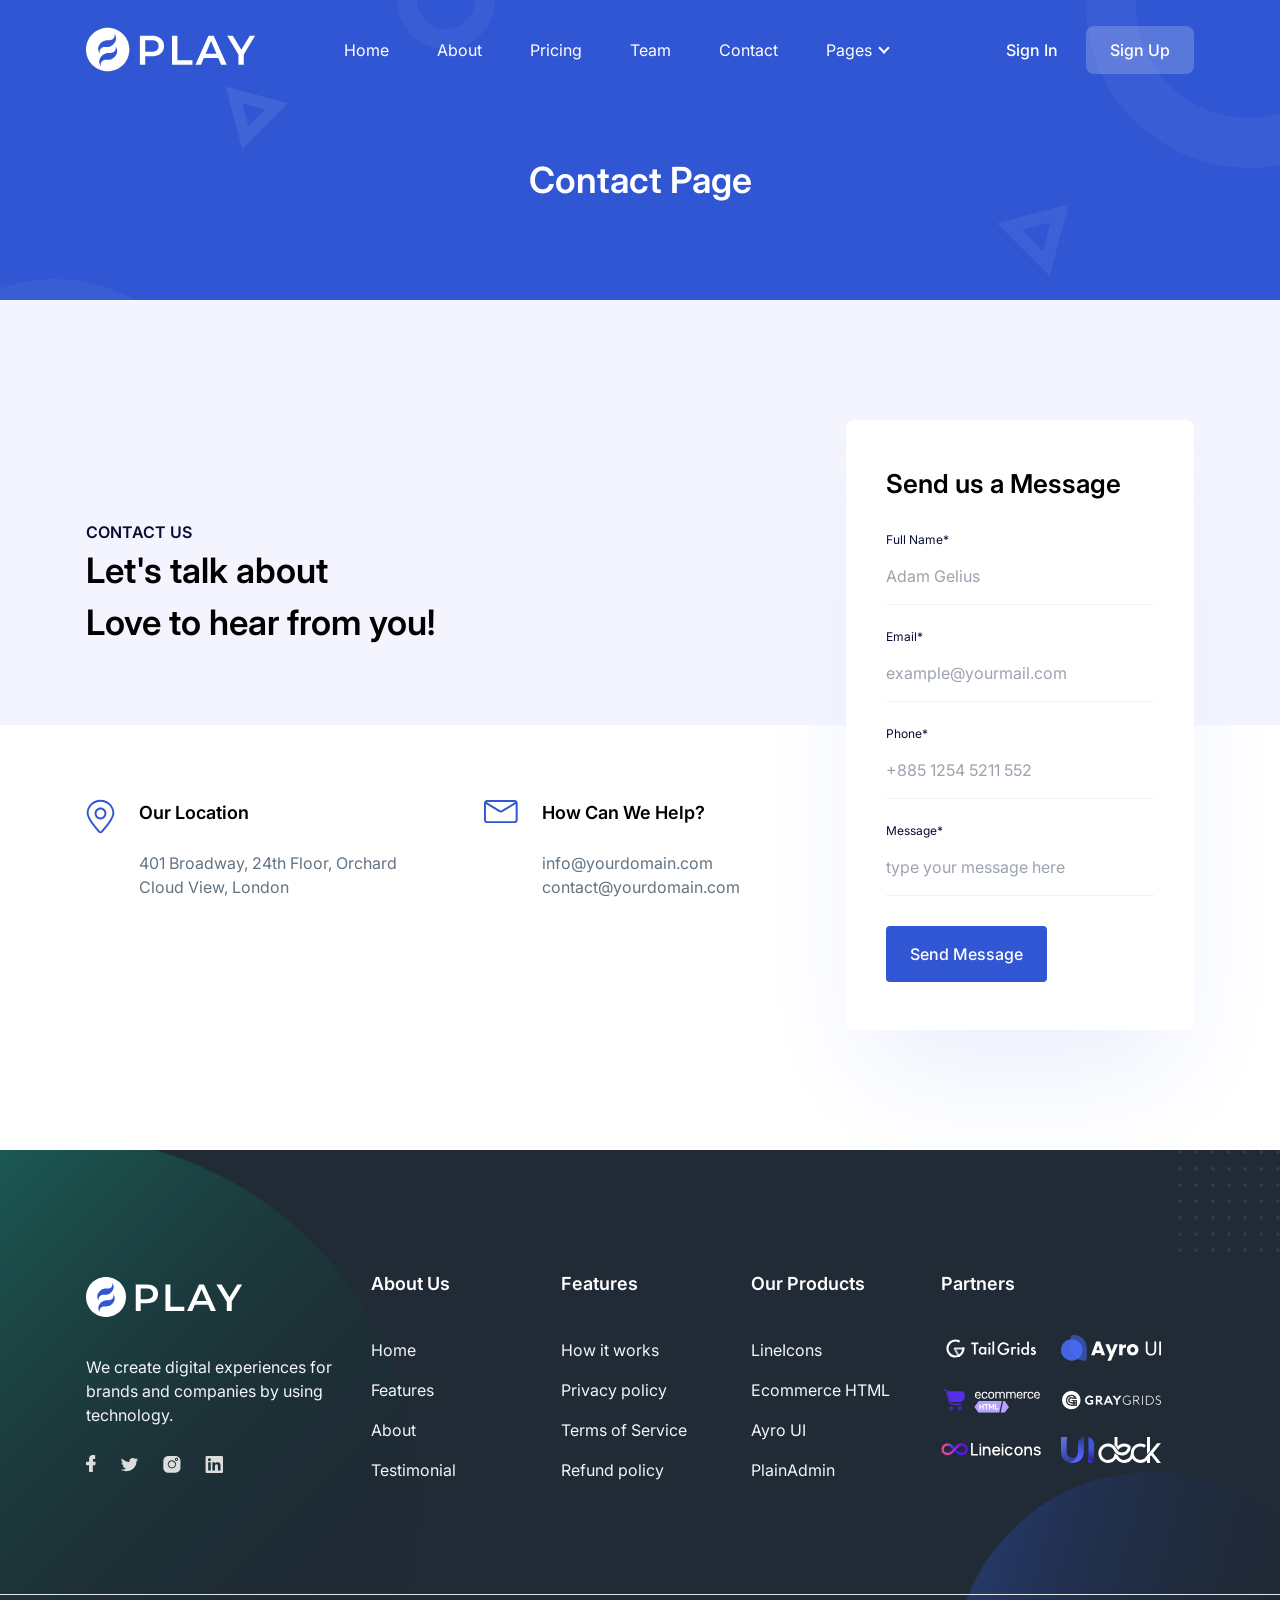
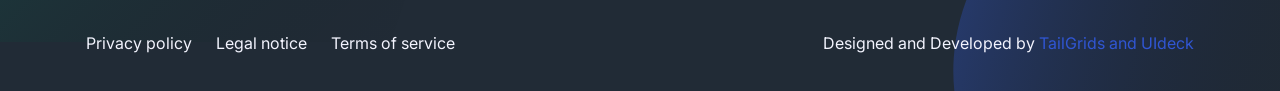
<file: contact.html>
<!DOCTYPE html>
<html lang="en">
  <head>
    <meta charset="UTF-8" />
    <meta http-equiv="X-UA-Compatible" content="IE=edge" />
    <meta name="viewport" content="width=device-width, initial-scale=1.0" />
    <title>Contact | Play Tailwind</title>
    <link
      rel="shortcut icon"
      href="assets/images/favicon.png"
      type="image/x-icon"
    />
    <link rel="stylesheet" href="assets/css/animate.css" />
    <link rel="stylesheet" href="assets/css/tailwind.css" />

    <!-- ==== WOW JS ==== -->
    <script src="assets/js/wow.min.js"></script>
    <script>
      new WOW().init();
    </script>
  </head>
  <body>
    <!-- ====== Navbar Section Start -->
    <div
      class="ud-header absolute top-0 left-0 z-40 flex w-full items-center bg-transparent"
    >
      <div class="container">
        <div class="relative -mx-4 flex items-center justify-between">
          <div class="w-60 max-w-full px-4">
            <a href="index.html" class="navbar-logo block w-full py-5">
              <img
                src="assets/images/logo/logo-white.svg"
                alt="logo"
                class="header-logo w-full"
              />
            </a>
          </div>
          <div class="flex w-full items-center justify-between px-4">
            <div>
              <button
                id="navbarToggler"
                class="absolute right-4 top-1/2 block -translate-y-1/2 rounded-lg px-3 py-[6px] ring-primary focus:ring-2 lg:hidden"
              >
                <span
                  class="relative my-[6px] block h-[2px] w-[30px] bg-white"
                ></span>
                <span
                  class="relative my-[6px] block h-[2px] w-[30px] bg-white"
                ></span>
                <span
                  class="relative my-[6px] block h-[2px] w-[30px] bg-white"
                ></span>
              </button>
              <nav
                id="navbarCollapse"
                class="absolute right-4 top-full hidden w-full max-w-[250px] rounded-lg bg-white py-5 shadow-lg lg:static lg:block lg:w-full lg:max-w-full lg:bg-transparent lg:py-0 lg:px-4 lg:shadow-none xl:px-6"
              >
                <ul class="blcok lg:flex">
                  <li class="group relative">
                    <a
                      href="#home"
                      class="ud-menu-scroll mx-8 flex py-2 text-base text-dark group-hover:text-primary lg:mr-0 lg:inline-flex lg:py-6 lg:px-0 lg:text-white lg:group-hover:text-white lg:group-hover:opacity-70"
                    >
                      Home
                    </a>
                  </li>
                  <li class="group relative">
                    <a
                      href="/#about"
                      class="ud-menu-scroll mx-8 flex py-2 text-base text-dark group-hover:text-primary lg:mr-0 lg:ml-7 lg:inline-flex lg:py-6 lg:px-0 lg:text-white lg:group-hover:text-white lg:group-hover:opacity-70 xl:ml-12"
                    >
                      About
                    </a>
                  </li>
                  <li class="group relative">
                    <a
                      href="/#pricing"
                      class="ud-menu-scroll mx-8 flex py-2 text-base text-dark group-hover:text-primary lg:mr-0 lg:ml-7 lg:inline-flex lg:py-6 lg:px-0 lg:text-white lg:group-hover:text-white lg:group-hover:opacity-70 xl:ml-12"
                    >
                      Pricing
                    </a>
                  </li>
                  <li class="group relative">
                    <a
                      href="/#team"
                      class="ud-menu-scroll mx-8 flex py-2 text-base text-dark group-hover:text-primary lg:mr-0 lg:ml-7 lg:inline-flex lg:py-6 lg:px-0 lg:text-white lg:group-hover:text-white lg:group-hover:opacity-70 xl:ml-12"
                    >
                      Team
                    </a>
                  </li>
                  <li class="group relative">
                    <a
                      href="/#contact"
                      class="ud-menu-scroll mx-8 flex py-2 text-base text-dark group-hover:text-primary lg:mr-0 lg:ml-7 lg:inline-flex lg:py-6 lg:px-0 lg:text-white lg:group-hover:text-white lg:group-hover:opacity-70 xl:ml-12"
                    >
                      Contact
                    </a>
                  </li>
                  <li class="submenu-item group relative">
                    <a
                      href="javascript:void(0)"
                      class="relative mx-8 flex py-2 text-base text-dark after:absolute after:right-1 after:top-1/2 after:mt-[-2px] after:h-2 after:w-2 after:-translate-y-1/2 after:rotate-45 after:border-b-2 after:border-r-2 after:border-current group-hover:text-primary lg:mr-0 lg:ml-8 lg:inline-flex lg:py-6 lg:pl-0 lg:pr-4 lg:text-white lg:after:right-0 lg:group-hover:text-white lg:group-hover:opacity-70 xl:ml-12"
                    >
                      Pages
                    </a>
                    <div
                      class="submenu relative top-full left-0 hidden w-[250px] rounded-sm bg-white p-4 transition-[top] duration-300 group-hover:opacity-100 lg:invisible lg:absolute lg:top-[110%] lg:block lg:opacity-0 lg:shadow-lg lg:group-hover:visible lg:group-hover:top-full"
                    >
                      <a
                        href="about.html"
                        class="block rounded py-[10px] px-4 text-sm text-body-color hover:text-primary"
                      >
                        About Page
                      </a>
                      <a
                        href="pricing.html"
                        class="block rounded py-[10px] px-4 text-sm text-body-color hover:text-primary"
                      >
                        Pricing Page
                      </a>
                      <a
                        href="contact.html"
                        class="block rounded py-[10px] px-4 text-sm text-body-color hover:text-primary"
                      >
                        Contact Page
                      </a>
                      <a
                        href="blog-grids.html"
                        class="block rounded py-[10px] px-4 text-sm text-body-color hover:text-primary"
                      >
                        Blog Grid Page
                      </a>
                      <a
                        href="blog-details.html"
                        class="block rounded py-[10px] px-4 text-sm text-body-color hover:text-primary"
                      >
                        Blog Details Page
                      </a>
                      <a
                        href="signup.html"
                        class="block rounded py-[10px] px-4 text-sm text-body-color hover:text-primary"
                      >
                        Sign Up Page
                      </a>
                      <a
                        href="signin.html"
                        class="block rounded py-[10px] px-4 text-sm text-body-color hover:text-primary"
                      >
                        Sign In Page
                      </a>
                      <a
                        href="404.html"
                        class="block rounded py-[10px] px-4 text-sm text-body-color hover:text-primary"
                      >
                        404 Page
                      </a>
                    </div>
                  </li>
                </ul>
              </nav>
            </div>
            <div class="hidden justify-end pr-16 sm:flex lg:pr-0">
              <a
                href="signin.html"
                class="loginBtn py-3 px-7 text-base font-medium text-white hover:opacity-70"
              >
                Sign In
              </a>
              <a
                href="signup.html"
                class="signUpBtn rounded-lg bg-white bg-opacity-20 py-3 px-6 text-base font-medium text-white duration-300 ease-in-out hover:bg-opacity-100 hover:text-dark"
              >
                Sign Up
              </a>
            </div>
          </div>
        </div>
      </div>
    </div>
    <!-- ====== Navbar Section End -->

    <!-- ====== Banner Section Start -->
    <div
      class="relative z-10 overflow-hidden bg-primary pt-[120px] pb-[100px] md:pt-[130px] lg:pt-[160px]"
    >
      <div class="container">
        <div class="-mx-4 flex flex-wrap items-center">
          <div class="w-full px-4">
            <div class="text-center">
              <h1 class="text-4xl font-semibold text-white">Contact Page</h1>
            </div>
          </div>
        </div>
      </div>
      <div>
        <span class="absolute top-0 left-0 z-[-1]">
          <svg
            width="495"
            height="470"
            viewBox="0 0 495 470"
            fill="none"
            xmlns="http://www.w3.org/2000/svg"
          >
            <circle
              cx="55"
              cy="442"
              r="138"
              stroke="white"
              stroke-opacity="0.04"
              stroke-width="50"
            />
            <circle
              cx="446"
              r="39"
              stroke="white"
              stroke-opacity="0.04"
              stroke-width="20"
            />
            <path
              d="M245.406 137.609L233.985 94.9852L276.609 106.406L245.406 137.609Z"
              stroke="white"
              stroke-opacity="0.08"
              stroke-width="12"
            />
          </svg>
        </span>
        <span class="absolute top-0 right-0 z-[-1]">
          <svg
            width="493"
            height="470"
            viewBox="0 0 493 470"
            fill="none"
            xmlns="http://www.w3.org/2000/svg"
          >
            <circle
              cx="462"
              cy="5"
              r="138"
              stroke="white"
              stroke-opacity="0.04"
              stroke-width="50"
            />
            <circle
              cx="49"
              cy="470"
              r="39"
              stroke="white"
              stroke-opacity="0.04"
              stroke-width="20"
            />
            <path
              d="M222.393 226.701L272.808 213.192L259.299 263.607L222.393 226.701Z"
              stroke="white"
              stroke-opacity="0.06"
              stroke-width="13"
            />
          </svg>
        </span>
      </div>
    </div>
    <!-- ====== Banner Section End -->

    <!-- ====== Contact Start ====== -->
    <section id="contact" class="ud-contact relative py-20 md:py-[120px]">
      <div
        class="absolute top-0 left-0 z-[-1] h-1/2 w-full bg-[#f3f4fe] lg:h-[45%] xl:h-1/2"
      ></div>
      <div class="container px-4">
        <div class="-mx-4 flex flex-wrap items-center">
          <div class="w-full px-4 lg:w-7/12 xl:w-8/12">
            <div class="ud-contact-content-wrapper">
              <div class="ud-contact-title mb-12 lg:mb-[150px]">
                <span
                  class="font-headingFont mb-5 text-base font-semibold text-dark"
                >
                  CONTACT US
                </span>
                <h2 class="text-[35px] font-semibold">
                  Let's talk about <br />
                  Love to hear from you!
                </h2>
              </div>
              <div class="mb-12 flex flex-wrap justify-between lg:mb-0">
                <div class="mb-8 flex w-[330px] max-w-full">
                  <div class="mr-6 text-[32px] text-primary">
                    <svg
                      width="29"
                      height="35"
                      viewBox="0 0 29 35"
                      class="fill-current"
                    >
                      <path
                        d="M14.5 0.710938C6.89844 0.710938 0.664062 6.72656 0.664062 14.0547C0.664062 19.9062 9.03125 29.5859 12.6406 33.5234C13.1328 34.0703 13.7891 34.3437 14.5 34.3437C15.2109 34.3437 15.8672 34.0703 16.3594 33.5234C19.9688 29.6406 28.3359 19.9062 28.3359 14.0547C28.3359 6.67188 22.1016 0.710938 14.5 0.710938ZM14.9375 32.2109C14.6641 32.4844 14.2812 32.4844 14.0625 32.2109C11.3828 29.3125 2.57812 19.3594 2.57812 14.0547C2.57812 7.71094 7.9375 2.625 14.5 2.625C21.0625 2.625 26.4219 7.76562 26.4219 14.0547C26.4219 19.3594 17.6172 29.2578 14.9375 32.2109Z"
                      />
                      <path
                        d="M14.5 8.58594C11.2734 8.58594 8.59375 11.2109 8.59375 14.4922C8.59375 17.7188 11.2187 20.3984 14.5 20.3984C17.7812 20.3984 20.4062 17.7734 20.4062 14.4922C20.4062 11.2109 17.7266 8.58594 14.5 8.58594ZM14.5 18.4297C12.3125 18.4297 10.5078 16.625 10.5078 14.4375C10.5078 12.25 12.3125 10.4453 14.5 10.4453C16.6875 10.4453 18.4922 12.25 18.4922 14.4375C18.4922 16.625 16.6875 18.4297 14.5 18.4297Z"
                      />
                    </svg>
                  </div>
                  <div>
                    <h5 class="mb-6 text-lg font-semibold">Our Location</h5>
                    <p class="text-base text-body-color">
                      401 Broadway, 24th Floor, Orchard Cloud View, London
                    </p>
                  </div>
                </div>
                <div class="mb-8 flex w-[330px] max-w-full">
                  <div class="mr-6 text-[32px] text-primary">
                    <svg
                      width="34"
                      height="25"
                      viewBox="0 0 34 25"
                      class="fill-current"
                    >
                      <path
                        d="M30.5156 0.960938H3.17188C1.42188 0.960938 0 2.38281 0 4.13281V20.9219C0 22.6719 1.42188 24.0938 3.17188 24.0938H30.5156C32.2656 24.0938 33.6875 22.6719 33.6875 20.9219V4.13281C33.6875 2.38281 32.2656 0.960938 30.5156 0.960938ZM30.5156 2.875C30.7891 2.875 31.0078 2.92969 31.2266 3.09375L17.6094 11.3516C17.1172 11.625 16.5703 11.625 16.0781 11.3516L2.46094 3.09375C2.67969 2.98438 2.89844 2.875 3.17188 2.875H30.5156ZM30.5156 22.125H3.17188C2.51562 22.125 1.91406 21.5781 1.91406 20.8672V5.00781L15.0391 12.9922C15.5859 13.3203 16.1875 13.4844 16.7891 13.4844C17.3906 13.4844 17.9922 13.3203 18.5391 12.9922L31.6641 5.00781V20.8672C31.7734 21.5781 31.1719 22.125 30.5156 22.125Z"
                      />
                    </svg>
                  </div>
                  <div>
                    <h5 class="mb-6 text-lg font-semibold">How Can We Help?</h5>
                    <p class="text-base text-body-color">info@yourdomain.com</p>
                    <p class="text-base text-body-color">
                      contact@yourdomain.com
                    </p>
                  </div>
                </div>
              </div>
            </div>
          </div>
          <div class="w-full px-4 lg:w-5/12 xl:w-4/12">
            <div
              class="wow fadeInUp rounded-lg bg-white py-10 px-8 shadow-testimonial sm:py-12 sm:px-10 md:p-[60px] lg:p-10 lg:py-12 lg:px-10 2xl:p-[60px]"
              data-wow-delay=".2s"
            >
              <h3 class="mb-8 text-2xl font-semibold md:text-[26px]">
                Send us a Message
              </h3>
              <form>
                <div class="mb-6">
                  <label for="fullName" class="block text-xs text-dark"
                    >Full Name*</label
                  >
                  <input
                    type="text"
                    name="fullName"
                    placeholder="Adam Gelius"
                    class="w-full border-0 border-b border-[#f1f1f1] py-4 focus:border-primary focus:outline-none"
                  />
                </div>
                <div class="mb-6">
                  <label for="email" class="block text-xs text-dark"
                    >Email*</label
                  >
                  <input
                    type="email"
                    name="email"
                    placeholder="example@yourmail.com"
                    class="w-full border-0 border-b border-[#f1f1f1] py-4 focus:border-primary focus:outline-none"
                  />
                </div>
                <div class="mb-6">
                  <label for="phone" class="block text-xs text-dark"
                    >Phone*</label
                  >
                  <input
                    type="text"
                    name="phone"
                    placeholder="+885 1254 5211 552"
                    class="w-full border-0 border-b border-[#f1f1f1] py-4 focus:border-primary focus:outline-none"
                  />
                </div>
                <div class="mb-6">
                  <label for="message" class="block text-xs text-dark"
                    >Message*</label
                  >
                  <textarea
                    name="message"
                    rows="1"
                    placeholder="type your message here"
                    class="w-full resize-none border-0 border-b border-[#f1f1f1] py-4 focus:border-primary focus:outline-none"
                  ></textarea>
                </div>
                <div class="mb-0">
                  <button
                    type="submit"
                    class="inline-flex items-center justify-center rounded bg-primary py-4 px-6 text-base font-medium text-white transition duration-300 ease-in-out hover:bg-dark"
                  >
                    Send Message
                  </button>
                </div>
              </form>
            </div>
          </div>
        </div>
      </div>
    </section>
    <!-- ====== Contact End ====== -->

    <!-- ====== Footer Section Start -->
    <footer
      class="wow fadeInUp relative z-10 bg-black pt-20 lg:pt-[120px]"
      data-wow-delay=".15s"
    >
      <div class="container">
        <div class="-mx-4 flex flex-wrap">
          <div class="w-full px-4 sm:w-1/2 md:w-1/2 lg:w-4/12 xl:w-3/12">
            <div class="mb-10 w-full">
              <a
                href="javascript:void(0)"
                class="mb-6 inline-block max-w-[160px]"
              >
                <img
                  src="assets/images/logo/logo-white.svg"
                  alt="logo"
                  class="max-w-full"
                />
              </a>
              <p class="mb-7 text-base text-[#f3f4fe]">
                We create digital experiences for brands and companies by using
                technology.
              </p>
              <div class="-mx-3 flex items-center">
                <a
                  href="javascript:void(0)"
                  class="px-3 text-[#dddddd] hover:text-white"
                >
                  <svg
                    width="10"
                    height="18"
                    viewBox="0 0 10 18"
                    class="fill-current"
                  >
                    <path
                      d="M9.00007 6.82105H7.50006H6.96434V6.27097V4.56571V4.01562H7.50006H8.62507C8.91971 4.01562 9.16078 3.79559 9.16078 3.46554V0.550085C9.16078 0.247538 8.9465 0 8.62507 0H6.66969C4.55361 0 3.08038 1.54024 3.08038 3.82309V6.21596V6.76605H2.54466H0.72322C0.348217 6.76605 0 7.06859 0 7.50866V9.48897C0 9.87402 0.294645 10.2316 0.72322 10.2316H2.49109H3.02681V10.7817V16.31C3.02681 16.6951 3.32145 17.0526 3.75003 17.0526H6.26791C6.42862 17.0526 6.56255 16.9701 6.66969 16.8601C6.77684 16.7501 6.8572 16.5576 6.8572 16.3925V10.8092V10.2591H7.4197H8.62507C8.97328 10.2591 9.24114 10.0391 9.29471 9.709V9.6815V9.65399L9.66972 7.7562C9.6965 7.56367 9.66972 7.34363 9.509 7.1236C9.45543 6.98608 9.21436 6.84856 9.00007 6.82105Z"
                    />
                  </svg>
                </a>
                <a
                  href="javascript:void(0)"
                  class="px-3 text-[#dddddd] hover:text-white"
                >
                  <svg
                    width="19"
                    height="15"
                    viewBox="0 0 19 15"
                    class="fill-current"
                  >
                    <path
                      d="M16.2622 3.17878L17.33 1.93293C17.6391 1.59551 17.7234 1.33595 17.7515 1.20618C16.9085 1.67337 16.1217 1.82911 15.6159 1.82911H15.4192L15.3068 1.72528C14.6324 1.18022 13.7894 0.894714 12.8902 0.894714C10.9233 0.894714 9.37779 2.40012 9.37779 4.13913C9.37779 4.24295 9.37779 4.39868 9.40589 4.5025L9.49019 5.02161L8.90009 4.99565C5.30334 4.89183 2.35288 2.03675 1.87518 1.5436C1.08839 2.84136 1.53799 4.08722 2.01568 4.86587L2.97107 6.31937L1.45369 5.54071C1.48179 6.63084 1.93138 7.48736 2.80247 8.11029L3.56116 8.62939L2.80247 8.9149C3.28017 10.2386 4.34795 10.7837 5.13474 10.9913L6.17443 11.2509L5.19094 11.8738C3.61736 12.912 1.65039 12.8342 0.779297 12.7563C2.54957 13.8983 4.65705 14.1579 6.11823 14.1579C7.21412 14.1579 8.02901 14.0541 8.2257 13.9762C16.0936 12.2631 16.4589 5.77431 16.4589 4.47655V4.29486L16.6275 4.19104C17.5829 3.36047 17.9763 2.91923 18.2011 2.65967C18.1168 2.68563 18.0044 2.73754 17.892 2.7635L16.2622 3.17878Z"
                    />
                  </svg>
                </a>
                <a
                  href="javascript:void(0)"
                  class="px-3 text-[#dddddd] hover:text-white"
                >
                  <svg
                    width="18"
                    height="18"
                    viewBox="0 0 18 18"
                    class="fill-current"
                  >
                    <path
                      d="M8.91688 12.4995C10.6918 12.4995 12.1306 11.0911 12.1306 9.35385C12.1306 7.61655 10.6918 6.20819 8.91688 6.20819C7.14197 6.20819 5.70312 7.61655 5.70312 9.35385C5.70312 11.0911 7.14197 12.4995 8.91688 12.4995Z"
                    />
                    <path
                      d="M12.4078 0.947388H5.37075C2.57257 0.947388 0.300781 3.17104 0.300781 5.90993V12.7436C0.300781 15.5367 2.57257 17.7604 5.37075 17.7604H12.3524C15.2059 17.7604 17.4777 15.5367 17.4777 12.7978V5.90993C17.4777 3.17104 15.2059 0.947388 12.4078 0.947388ZM8.91696 13.4758C6.56206 13.4758 4.70584 11.6047 4.70584 9.35389C4.70584 7.10312 6.58976 5.23199 8.91696 5.23199C11.2165 5.23199 13.1004 7.10312 13.1004 9.35389C13.1004 11.6047 11.2442 13.4758 8.91696 13.4758ZM14.735 5.61164C14.4579 5.90993 14.0423 6.07264 13.5714 6.07264C13.1558 6.07264 12.7402 5.90993 12.4078 5.61164C12.103 5.31334 11.9368 4.9337 11.9368 4.47269C11.9368 4.01169 12.103 3.65916 12.4078 3.33375C12.7125 3.00834 13.1004 2.84563 13.5714 2.84563C13.9869 2.84563 14.4302 3.00834 14.735 3.30663C15.012 3.65916 15.2059 4.06593 15.2059 4.49981C15.1782 4.9337 15.012 5.31334 14.735 5.61164Z"
                    />
                    <path
                      d="M13.5985 3.82184C13.2383 3.82184 12.9336 4.12013 12.9336 4.47266C12.9336 4.82519 13.2383 5.12349 13.5985 5.12349C13.9587 5.12349 14.2634 4.82519 14.2634 4.47266C14.2634 4.12013 13.9864 3.82184 13.5985 3.82184Z"
                    />
                  </svg>
                </a>
                <a
                  href="javascript:void(0)"
                  class="px-3 text-[#dddddd] hover:text-white"
                >
                  <svg
                    width="18"
                    height="18"
                    viewBox="0 0 18 18"
                    class="fill-current"
                  >
                    <path
                      d="M16.7821 0.947388H1.84847C1.14272 0.947388 0.578125 1.49747 0.578125 2.18508V16.7623C0.578125 17.4224 1.14272 18 1.84847 18H16.7257C17.4314 18 17.996 17.4499 17.996 16.7623V2.15757C18.0525 1.49747 17.4879 0.947388 16.7821 0.947388ZM5.7442 15.4421H3.17528V7.32837H5.7442V15.4421ZM4.44563 6.2007C3.59873 6.2007 2.94944 5.5406 2.94944 4.74297C2.94944 3.94535 3.62696 3.28525 4.44563 3.28525C5.26429 3.28525 5.94181 3.94535 5.94181 4.74297C5.94181 5.5406 5.32075 6.2007 4.44563 6.2007ZM15.4835 15.4421H12.9146V11.509C12.9146 10.5739 12.8864 9.33618 11.5596 9.33618C10.2045 9.33618 10.0069 10.3813 10.0069 11.4265V15.4421H7.438V7.32837H9.95046V8.45605H9.9787C10.3457 7.79594 11.1644 7.13584 12.4347 7.13584C15.0601 7.13584 15.54 8.7861 15.54 11.0414V15.4421H15.4835Z"
                    />
                  </svg>
                </a>
              </div>
            </div>
          </div>
          <div class="w-full px-4 sm:w-1/2 md:w-1/2 lg:w-2/12 xl:w-2/12">
            <div class="mb-10 w-full">
              <h4 class="mb-9 text-lg font-semibold text-white">About Us</h4>
              <ul>
                <li>
                  <a
                    href="javascript:void(0)"
                    class="mb-2 inline-block text-base leading-loose text-[#f3f4fe] hover:text-primary"
                  >
                    Home
                  </a>
                </li>
                <li>
                  <a
                    href="javascript:void(0)"
                    class="mb-2 inline-block text-base leading-loose text-[#f3f4fe] hover:text-primary"
                  >
                    Features
                  </a>
                </li>
                <li>
                  <a
                    href="javascript:void(0)"
                    class="mb-2 inline-block text-base leading-loose text-[#f3f4fe] hover:text-primary"
                  >
                    About
                  </a>
                </li>
                <li>
                  <a
                    href="javascript:void(0)"
                    class="mb-2 inline-block text-base leading-loose text-[#f3f4fe] hover:text-primary"
                  >
                    Testimonial
                  </a>
                </li>
              </ul>
            </div>
          </div>
          <div class="w-full px-4 sm:w-1/2 md:w-1/2 lg:w-3/12 xl:w-2/12">
            <div class="mb-10 w-full">
              <h4 class="mb-9 text-lg font-semibold text-white">Features</h4>
              <ul>
                <li>
                  <a
                    href="javascript:void(0)"
                    class="mb-2 inline-block text-base leading-loose text-[#f3f4fe] hover:text-primary"
                  >
                    How it works
                  </a>
                </li>
                <li>
                  <a
                    href="javascript:void(0)"
                    class="mb-2 inline-block text-base leading-loose text-[#f3f4fe] hover:text-primary"
                  >
                    Privacy policy
                  </a>
                </li>
                <li>
                  <a
                    href="javascript:void(0)"
                    class="mb-2 inline-block text-base leading-loose text-[#f3f4fe] hover:text-primary"
                  >
                    Terms of Service
                  </a>
                </li>
                <li>
                  <a
                    href="javascript:void(0)"
                    class="mb-2 inline-block text-base leading-loose text-[#f3f4fe] hover:text-primary"
                  >
                    Refund policy
                  </a>
                </li>
              </ul>
            </div>
          </div>
          <div class="w-full px-4 sm:w-1/2 md:w-1/2 lg:w-3/12 xl:w-2/12">
            <div class="mb-10 w-full">
              <h4 class="mb-9 text-lg font-semibold text-white">
                Our Products
              </h4>
              <ul>
                <li>
                  <a
                    href="javascript:void(0)"
                    class="mb-2 inline-block text-base leading-loose text-[#f3f4fe] hover:text-primary"
                  >
                    LineIcons
                  </a>
                </li>
                <li>
                  <a
                    href="javascript:void(0)"
                    class="mb-2 inline-block text-base leading-loose text-[#f3f4fe] hover:text-primary"
                  >
                    Ecommerce HTML
                  </a>
                </li>
                <li>
                  <a
                    href="javascript:void(0)"
                    class="mb-2 inline-block text-base leading-loose text-[#f3f4fe] hover:text-primary"
                  >
                    Ayro UI
                  </a>
                </li>
                <li>
                  <a
                    href="javascript:void(0)"
                    class="mb-2 inline-block text-base leading-loose text-[#f3f4fe] hover:text-primary"
                  >
                    PlainAdmin
                  </a>
                </li>
              </ul>
            </div>
          </div>
          <div class="w-full px-4 md:w-2/3 lg:w-6/12 xl:w-3/12">
            <div class="mb-10 w-full">
              <h4 class="mb-9 text-lg font-semibold text-white">Partners</h4>
              <ul class="flex flex-wrap items-center">
                <li>
                  <a
                    href="https://tailgrids.com"
                    rel="nofollow noopner"
                    target="_blank"
                    class="mb-6 mr-5 block max-w-[120px] xl:max-w-[100px] 2xl:max-w-[120px]"
                  >
                    <img
                      src="assets/images/footer/brands/tailgrids.svg"
                      alt="tailgrids"
                    />
                  </a>
                </li>
                <li>
                  <a
                    href="https://ayroui.com"
                    rel="nofollow noopner"
                    target="_blank"
                    class="mb-6 mr-5 block max-w-[120px] xl:max-w-[100px] 2xl:max-w-[120px]"
                  >
                    <img
                      src="assets/images/footer/brands/ayroui.svg"
                      alt="ayroui"
                    />
                  </a>
                </li>
                <li>
                  <a
                    href="https://ecommercehtml.com"
                    rel="nofollow noopner"
                    target="_blank"
                    class="mb-6 mr-5 block max-w-[120px] xl:max-w-[100px] 2xl:max-w-[120px]"
                  >
                    <img
                      src="assets/images/footer/brands/ecommerce-html.svg"
                      alt="ecommerce-html"
                    />
                  </a>
                </li>
                <li>
                  <a
                    href="https://graygrids.com"
                    rel="nofollow noopner"
                    target="_blank"
                    class="mb-6 mr-5 block max-w-[120px] xl:max-w-[100px] 2xl:max-w-[120px]"
                  >
                    <img
                      src="assets/images/footer/brands/graygrids.svg"
                      alt="graygrids"
                    />
                  </a>
                </li>
                <li>
                  <a
                    href="https://lineicons.com"
                    rel="nofollow noopner"
                    target="_blank"
                    class="mb-6 mr-5 block max-w-[120px] xl:max-w-[100px] 2xl:max-w-[120px]"
                  >
                    <img
                      src="assets/images/footer/brands/lineicons.svg"
                      alt="lineicons"
                    />
                  </a>
                </li>
                <li>
                  <a
                    href="https://uideck.com"
                    rel="nofollow noopner"
                    target="_blank"
                    class="mb-6 mr-5 block max-w-[120px] xl:max-w-[100px] 2xl:max-w-[120px]"
                  >
                    <img
                      src="assets/images/footer/brands/uideck.svg"
                      alt="uideck"
                    />
                  </a>
                </li>
              </ul>
            </div>
          </div>
        </div>
      </div>

      <div class="mt-12 border-t border-opacity-40 py-8 lg:mt-[60px]">
        <div class="container">
          <div class="-mx-4 flex flex-wrap">
            <div class="w-full px-4 md:w-2/3 lg:w-1/2">
              <div class="my-1">
                <div
                  class="-mx-3 flex items-center justify-center md:justify-start"
                >
                  <a
                    href="javascript:void(0)"
                    class="px-3 text-base text-[#f3f4fe] hover:text-primary"
                  >
                    Privacy policy
                  </a>
                  <a
                    href="javascript:void(0)"
                    class="px-3 text-base text-[#f3f4fe] hover:text-primary"
                  >
                    Legal notice
                  </a>
                  <a
                    href="javascript:void(0)"
                    class="px-3 text-base text-[#f3f4fe] hover:text-primary"
                  >
                    Terms of service
                  </a>
                </div>
              </div>
            </div>
            <div class="w-full px-4 md:w-1/3 lg:w-1/2">
              <div class="my-1 flex justify-center md:justify-end">
                <p class="text-base text-[#f3f4fe]">
                  Designed and Developed by
                  <a
                    href="https://tailgrids.com"
                    rel="nofollow noopner"
                    target="_blank"
                    class="text-primary hover:underline"
                  >
                    TailGrids and UIdeck
                  </a>
                </p>
              </div>
            </div>
          </div>
        </div>
      </div>

      <div>
        <span class="absolute left-0 top-0 z-[-1]">
          <img src="assets/images/footer/shape-1.svg" alt="" />
        </span>

        <span class="absolute bottom-0 right-0 z-[-1]">
          <img src="assets/images/footer/shape-3.svg" alt="" />
        </span>

        <span class="absolute top-0 right-0 z-[-1]">
          <svg
            width="102"
            height="102"
            viewBox="0 0 102 102"
            fill="none"
            xmlns="http://www.w3.org/2000/svg"
          >
            <path
              d="M1.8667 33.1956C2.89765 33.1956 3.7334 34.0318 3.7334 35.0633C3.7334 36.0947 2.89765 36.9309 1.8667 36.9309C0.835744 36.9309 4.50645e-08 36.0947 0 35.0633C-4.50645e-08 34.0318 0.835744 33.1956 1.8667 33.1956Z"
              fill="white"
              fill-opacity="0.08"
            ></path>
            <path
              d="M18.2939 33.1956C19.3249 33.1956 20.1606 34.0318 20.1606 35.0633C20.1606 36.0947 19.3249 36.9309 18.2939 36.9309C17.263 36.9309 16.4272 36.0947 16.4272 35.0633C16.4272 34.0318 17.263 33.1956 18.2939 33.1956Z"
              fill="white"
              fill-opacity="0.08"
            ></path>
            <path
              d="M34.7209 33.195C35.7519 33.195 36.5876 34.0311 36.5876 35.0626C36.5876 36.0941 35.7519 36.9303 34.7209 36.9303C33.69 36.9303 32.8542 36.0941 32.8542 35.0626C32.8542 34.0311 33.69 33.195 34.7209 33.195Z"
              fill="white"
              fill-opacity="0.08"
            ></path>
            <path
              d="M50.9341 33.195C51.965 33.195 52.8008 34.0311 52.8008 35.0626C52.8008 36.0941 51.965 36.9303 50.9341 36.9303C49.9031 36.9303 49.0674 36.0941 49.0674 35.0626C49.0674 34.0311 49.9031 33.195 50.9341 33.195Z"
              fill="white"
              fill-opacity="0.08"
            ></path>
            <path
              d="M1.8667 16.7605C2.89765 16.7605 3.7334 17.5966 3.7334 18.6281C3.7334 19.6596 2.89765 20.4957 1.8667 20.4957C0.835744 20.4957 4.50645e-08 19.6596 0 18.6281C-4.50645e-08 17.5966 0.835744 16.7605 1.8667 16.7605Z"
              fill="white"
              fill-opacity="0.08"
            ></path>
            <path
              d="M18.2939 16.7605C19.3249 16.7605 20.1606 17.5966 20.1606 18.6281C20.1606 19.6596 19.3249 20.4957 18.2939 20.4957C17.263 20.4957 16.4272 19.6596 16.4272 18.6281C16.4272 17.5966 17.263 16.7605 18.2939 16.7605Z"
              fill="white"
              fill-opacity="0.08"
            ></path>
            <path
              d="M34.7209 16.7605C35.7519 16.7605 36.5876 17.5966 36.5876 18.6281C36.5876 19.6596 35.7519 20.4957 34.7209 20.4957C33.69 20.4957 32.8542 19.6596 32.8542 18.6281C32.8542 17.5966 33.69 16.7605 34.7209 16.7605Z"
              fill="white"
              fill-opacity="0.08"
            ></path>
            <path
              d="M50.9341 16.7605C51.965 16.7605 52.8008 17.5966 52.8008 18.6281C52.8008 19.6596 51.965 20.4957 50.9341 20.4957C49.9031 20.4957 49.0674 19.6596 49.0674 18.6281C49.0674 17.5966 49.9031 16.7605 50.9341 16.7605Z"
              fill="white"
              fill-opacity="0.08"
            ></path>
            <path
              d="M1.8667 0.324951C2.89765 0.324951 3.7334 1.16115 3.7334 2.19261C3.7334 3.22408 2.89765 4.06024 1.8667 4.06024C0.835744 4.06024 4.50645e-08 3.22408 0 2.19261C-4.50645e-08 1.16115 0.835744 0.324951 1.8667 0.324951Z"
              fill="white"
              fill-opacity="0.08"
            ></path>
            <path
              d="M18.2939 0.324951C19.3249 0.324951 20.1606 1.16115 20.1606 2.19261C20.1606 3.22408 19.3249 4.06024 18.2939 4.06024C17.263 4.06024 16.4272 3.22408 16.4272 2.19261C16.4272 1.16115 17.263 0.324951 18.2939 0.324951Z"
              fill="white"
              fill-opacity="0.08"
            ></path>
            <path
              d="M34.7209 0.325302C35.7519 0.325302 36.5876 1.16147 36.5876 2.19293C36.5876 3.2244 35.7519 4.06056 34.7209 4.06056C33.69 4.06056 32.8542 3.2244 32.8542 2.19293C32.8542 1.16147 33.69 0.325302 34.7209 0.325302Z"
              fill="white"
              fill-opacity="0.08"
            ></path>
            <path
              d="M50.9341 0.325302C51.965 0.325302 52.8008 1.16147 52.8008 2.19293C52.8008 3.2244 51.965 4.06056 50.9341 4.06056C49.9031 4.06056 49.0674 3.2244 49.0674 2.19293C49.0674 1.16147 49.9031 0.325302 50.9341 0.325302Z"
              fill="white"
              fill-opacity="0.08"
            ></path>
            <path
              d="M66.9037 33.1956C67.9346 33.1956 68.7704 34.0318 68.7704 35.0633C68.7704 36.0947 67.9346 36.9309 66.9037 36.9309C65.8727 36.9309 65.037 36.0947 65.037 35.0633C65.037 34.0318 65.8727 33.1956 66.9037 33.1956Z"
              fill="white"
              fill-opacity="0.08"
            ></path>
            <path
              d="M83.3307 33.1956C84.3616 33.1956 85.1974 34.0318 85.1974 35.0633C85.1974 36.0947 84.3616 36.9309 83.3307 36.9309C82.2997 36.9309 81.464 36.0947 81.464 35.0633C81.464 34.0318 82.2997 33.1956 83.3307 33.1956Z"
              fill="white"
              fill-opacity="0.08"
            ></path>
            <path
              d="M99.7576 33.1956C100.789 33.1956 101.624 34.0318 101.624 35.0633C101.624 36.0947 100.789 36.9309 99.7576 36.9309C98.7266 36.9309 97.8909 36.0947 97.8909 35.0633C97.8909 34.0318 98.7266 33.1956 99.7576 33.1956Z"
              fill="white"
              fill-opacity="0.08"
            ></path>
            <path
              d="M66.9037 16.7605C67.9346 16.7605 68.7704 17.5966 68.7704 18.6281C68.7704 19.6596 67.9346 20.4957 66.9037 20.4957C65.8727 20.4957 65.037 19.6596 65.037 18.6281C65.037 17.5966 65.8727 16.7605 66.9037 16.7605Z"
              fill="white"
              fill-opacity="0.08"
            ></path>
            <path
              d="M83.3307 16.7605C84.3616 16.7605 85.1974 17.5966 85.1974 18.6281C85.1974 19.6596 84.3616 20.4957 83.3307 20.4957C82.2997 20.4957 81.464 19.6596 81.464 18.6281C81.464 17.5966 82.2997 16.7605 83.3307 16.7605Z"
              fill="white"
              fill-opacity="0.08"
            ></path>
            <path
              d="M99.7576 16.7605C100.789 16.7605 101.624 17.5966 101.624 18.6281C101.624 19.6596 100.789 20.4957 99.7576 20.4957C98.7266 20.4957 97.8909 19.6596 97.8909 18.6281C97.8909 17.5966 98.7266 16.7605 99.7576 16.7605Z"
              fill="white"
              fill-opacity="0.08"
            ></path>
            <path
              d="M66.9037 0.324966C67.9346 0.324966 68.7704 1.16115 68.7704 2.19261C68.7704 3.22408 67.9346 4.06024 66.9037 4.06024C65.8727 4.06024 65.037 3.22408 65.037 2.19261C65.037 1.16115 65.8727 0.324966 66.9037 0.324966Z"
              fill="white"
              fill-opacity="0.08"
            ></path>
            <path
              d="M83.3307 0.324951C84.3616 0.324951 85.1974 1.16115 85.1974 2.19261C85.1974 3.22408 84.3616 4.06024 83.3307 4.06024C82.2997 4.06024 81.464 3.22408 81.464 2.19261C81.464 1.16115 82.2997 0.324951 83.3307 0.324951Z"
              fill="white"
              fill-opacity="0.08"
            ></path>
            <path
              d="M99.7576 0.324951C100.789 0.324951 101.624 1.16115 101.624 2.19261C101.624 3.22408 100.789 4.06024 99.7576 4.06024C98.7266 4.06024 97.8909 3.22408 97.8909 2.19261C97.8909 1.16115 98.7266 0.324951 99.7576 0.324951Z"
              fill="white"
              fill-opacity="0.08"
            ></path>
            <path
              d="M1.8667 82.2029C2.89765 82.2029 3.7334 83.039 3.7334 84.0705C3.7334 85.102 2.89765 85.9382 1.8667 85.9382C0.835744 85.9382 4.50645e-08 85.102 0 84.0705C-4.50645e-08 83.039 0.835744 82.2029 1.8667 82.2029Z"
              fill="white"
              fill-opacity="0.08"
            ></path>
            <path
              d="M18.2939 82.2029C19.3249 82.2029 20.1606 83.039 20.1606 84.0705C20.1606 85.102 19.3249 85.9382 18.2939 85.9382C17.263 85.9382 16.4272 85.102 16.4272 84.0705C16.4272 83.039 17.263 82.2029 18.2939 82.2029Z"
              fill="white"
              fill-opacity="0.08"
            ></path>
            <path
              d="M34.7209 82.2026C35.7519 82.2026 36.5876 83.0387 36.5876 84.0702C36.5876 85.1017 35.7519 85.9378 34.7209 85.9378C33.69 85.9378 32.8542 85.1017 32.8542 84.0702C32.8542 83.0387 33.69 82.2026 34.7209 82.2026Z"
              fill="white"
              fill-opacity="0.08"
            ></path>
            <path
              d="M50.9341 82.2026C51.965 82.2026 52.8008 83.0387 52.8008 84.0702C52.8008 85.1017 51.965 85.9378 50.9341 85.9378C49.9031 85.9378 49.0674 85.1017 49.0674 84.0702C49.0674 83.0387 49.9031 82.2026 50.9341 82.2026Z"
              fill="white"
              fill-opacity="0.08"
            ></path>
            <path
              d="M1.8667 65.7677C2.89765 65.7677 3.7334 66.6039 3.7334 67.6353C3.7334 68.6668 2.89765 69.503 1.8667 69.503C0.835744 69.503 4.50645e-08 68.6668 0 67.6353C-4.50645e-08 66.6039 0.835744 65.7677 1.8667 65.7677Z"
              fill="white"
              fill-opacity="0.08"
            ></path>
            <path
              d="M18.2939 65.7677C19.3249 65.7677 20.1606 66.6039 20.1606 67.6353C20.1606 68.6668 19.3249 69.503 18.2939 69.503C17.263 69.503 16.4272 68.6668 16.4272 67.6353C16.4272 66.6039 17.263 65.7677 18.2939 65.7677Z"
              fill="white"
              fill-opacity="0.08"
            ></path>
            <path
              d="M34.7209 65.7674C35.7519 65.7674 36.5876 66.6036 36.5876 67.635C36.5876 68.6665 35.7519 69.5027 34.7209 69.5027C33.69 69.5027 32.8542 68.6665 32.8542 67.635C32.8542 66.6036 33.69 65.7674 34.7209 65.7674Z"
              fill="white"
              fill-opacity="0.08"
            ></path>
            <path
              d="M50.9341 65.7674C51.965 65.7674 52.8008 66.6036 52.8008 67.635C52.8008 68.6665 51.965 69.5027 50.9341 69.5027C49.9031 69.5027 49.0674 68.6665 49.0674 67.635C49.0674 66.6036 49.9031 65.7674 50.9341 65.7674Z"
              fill="white"
              fill-opacity="0.08"
            ></path>
            <path
              d="M1.8667 98.2644C2.89765 98.2644 3.7334 99.1005 3.7334 100.132C3.7334 101.163 2.89765 102 1.8667 102C0.835744 102 4.50645e-08 101.163 0 100.132C-4.50645e-08 99.1005 0.835744 98.2644 1.8667 98.2644Z"
              fill="white"
              fill-opacity="0.08"
            ></path>
            <path
              d="M1.8667 49.3322C2.89765 49.3322 3.7334 50.1684 3.7334 51.1998C3.7334 52.2313 2.89765 53.0675 1.8667 53.0675C0.835744 53.0675 4.50645e-08 52.2313 0 51.1998C-4.50645e-08 50.1684 0.835744 49.3322 1.8667 49.3322Z"
              fill="white"
              fill-opacity="0.08"
            ></path>
            <path
              d="M18.2939 98.2644C19.3249 98.2644 20.1606 99.1005 20.1606 100.132C20.1606 101.163 19.3249 102 18.2939 102C17.263 102 16.4272 101.163 16.4272 100.132C16.4272 99.1005 17.263 98.2644 18.2939 98.2644Z"
              fill="white"
              fill-opacity="0.08"
            ></path>
            <path
              d="M18.2939 49.3322C19.3249 49.3322 20.1606 50.1684 20.1606 51.1998C20.1606 52.2313 19.3249 53.0675 18.2939 53.0675C17.263 53.0675 16.4272 52.2313 16.4272 51.1998C16.4272 50.1684 17.263 49.3322 18.2939 49.3322Z"
              fill="white"
              fill-opacity="0.08"
            ></path>
            <path
              d="M34.7209 98.2647C35.7519 98.2647 36.5876 99.1008 36.5876 100.132C36.5876 101.164 35.7519 102 34.7209 102C33.69 102 32.8542 101.164 32.8542 100.132C32.8542 99.1008 33.69 98.2647 34.7209 98.2647Z"
              fill="white"
              fill-opacity="0.08"
            ></path>
            <path
              d="M50.9341 98.2647C51.965 98.2647 52.8008 99.1008 52.8008 100.132C52.8008 101.164 51.965 102 50.9341 102C49.9031 102 49.0674 101.164 49.0674 100.132C49.0674 99.1008 49.9031 98.2647 50.9341 98.2647Z"
              fill="white"
              fill-opacity="0.08"
            ></path>
            <path
              d="M34.7209 49.3326C35.7519 49.3326 36.5876 50.1687 36.5876 51.2002C36.5876 52.2317 35.7519 53.0678 34.7209 53.0678C33.69 53.0678 32.8542 52.2317 32.8542 51.2002C32.8542 50.1687 33.69 49.3326 34.7209 49.3326Z"
              fill="white"
              fill-opacity="0.08"
            ></path>
            <path
              d="M50.9341 49.3326C51.965 49.3326 52.8008 50.1687 52.8008 51.2002C52.8008 52.2317 51.965 53.0678 50.9341 53.0678C49.9031 53.0678 49.0674 52.2317 49.0674 51.2002C49.0674 50.1687 49.9031 49.3326 50.9341 49.3326Z"
              fill="white"
              fill-opacity="0.08"
            ></path>
            <path
              d="M66.9037 82.2029C67.9346 82.2029 68.7704 83.0391 68.7704 84.0705C68.7704 85.102 67.9346 85.9382 66.9037 85.9382C65.8727 85.9382 65.037 85.102 65.037 84.0705C65.037 83.0391 65.8727 82.2029 66.9037 82.2029Z"
              fill="white"
              fill-opacity="0.08"
            ></path>
            <path
              d="M83.3307 82.2029C84.3616 82.2029 85.1974 83.0391 85.1974 84.0705C85.1974 85.102 84.3616 85.9382 83.3307 85.9382C82.2997 85.9382 81.464 85.102 81.464 84.0705C81.464 83.0391 82.2997 82.2029 83.3307 82.2029Z"
              fill="white"
              fill-opacity="0.08"
            ></path>
            <path
              d="M99.7576 82.2029C100.789 82.2029 101.624 83.039 101.624 84.0705C101.624 85.102 100.789 85.9382 99.7576 85.9382C98.7266 85.9382 97.8909 85.102 97.8909 84.0705C97.8909 83.039 98.7266 82.2029 99.7576 82.2029Z"
              fill="white"
              fill-opacity="0.08"
            ></path>
            <path
              d="M66.9037 65.7674C67.9346 65.7674 68.7704 66.6036 68.7704 67.635C68.7704 68.6665 67.9346 69.5027 66.9037 69.5027C65.8727 69.5027 65.037 68.6665 65.037 67.635C65.037 66.6036 65.8727 65.7674 66.9037 65.7674Z"
              fill="white"
              fill-opacity="0.08"
            ></path>
            <path
              d="M83.3307 65.7677C84.3616 65.7677 85.1974 66.6039 85.1974 67.6353C85.1974 68.6668 84.3616 69.503 83.3307 69.503C82.2997 69.503 81.464 68.6668 81.464 67.6353C81.464 66.6039 82.2997 65.7677 83.3307 65.7677Z"
              fill="white"
              fill-opacity="0.08"
            ></path>
            <path
              d="M99.7576 65.7677C100.789 65.7677 101.624 66.6039 101.624 67.6353C101.624 68.6668 100.789 69.503 99.7576 69.503C98.7266 69.503 97.8909 68.6668 97.8909 67.6353C97.8909 66.6039 98.7266 65.7677 99.7576 65.7677Z"
              fill="white"
              fill-opacity="0.08"
            ></path>
            <path
              d="M66.9037 98.2644C67.9346 98.2644 68.7704 99.1005 68.7704 100.132C68.7704 101.163 67.9346 102 66.9037 102C65.8727 102 65.037 101.163 65.037 100.132C65.037 99.1005 65.8727 98.2644 66.9037 98.2644Z"
              fill="white"
              fill-opacity="0.08"
            ></path>
            <path
              d="M66.9037 49.3322C67.9346 49.3322 68.7704 50.1684 68.7704 51.1998C68.7704 52.2313 67.9346 53.0675 66.9037 53.0675C65.8727 53.0675 65.037 52.2313 65.037 51.1998C65.037 50.1684 65.8727 49.3322 66.9037 49.3322Z"
              fill="white"
              fill-opacity="0.08"
            ></path>
            <path
              d="M83.3307 98.2644C84.3616 98.2644 85.1974 99.1005 85.1974 100.132C85.1974 101.163 84.3616 102 83.3307 102C82.2997 102 81.464 101.163 81.464 100.132C81.464 99.1005 82.2997 98.2644 83.3307 98.2644Z"
              fill="white"
              fill-opacity="0.08"
            ></path>
            <path
              d="M83.3307 49.3322C84.3616 49.3322 85.1974 50.1684 85.1974 51.1998C85.1974 52.2313 84.3616 53.0675 83.3307 53.0675C82.2997 53.0675 81.464 52.2313 81.464 51.1998C81.464 50.1684 82.2997 49.3322 83.3307 49.3322Z"
              fill="white"
              fill-opacity="0.08"
            ></path>
            <path
              d="M99.7576 98.2644C100.789 98.2644 101.624 99.1005 101.624 100.132C101.624 101.163 100.789 102 99.7576 102C98.7266 102 97.8909 101.163 97.8909 100.132C97.8909 99.1005 98.7266 98.2644 99.7576 98.2644Z"
              fill="white"
              fill-opacity="0.08"
            ></path>
            <path
              d="M99.7576 49.3322C100.789 49.3322 101.624 50.1684 101.624 51.1998C101.624 52.2313 100.789 53.0675 99.7576 53.0675C98.7266 53.0675 97.8909 52.2313 97.8909 51.1998C97.8909 50.1684 98.7266 49.3322 99.7576 49.3322Z"
              fill="white"
              fill-opacity="0.08"
            ></path>
          </svg>
        </span>
      </div>
    </footer>
    <!-- ====== Footer Section End -->

    <!-- ====== Back To Top Start -->
    <a
      href="javascript:void(0)"
      class="back-to-top fixed bottom-8 right-8 left-auto z-[999] hidden h-10 w-10 items-center justify-center rounded-md bg-primary text-white shadow-md transition duration-300 ease-in-out hover:bg-dark"
    >
      <span
        class="mt-[6px] h-3 w-3 rotate-45 border-t border-l border-white"
      ></span>
    </a>
    <!-- ====== Back To Top End -->

    <!-- ====== All Scripts -->
    <script src="assets/js/main.js"></script>
  </body>
</html>
</file>
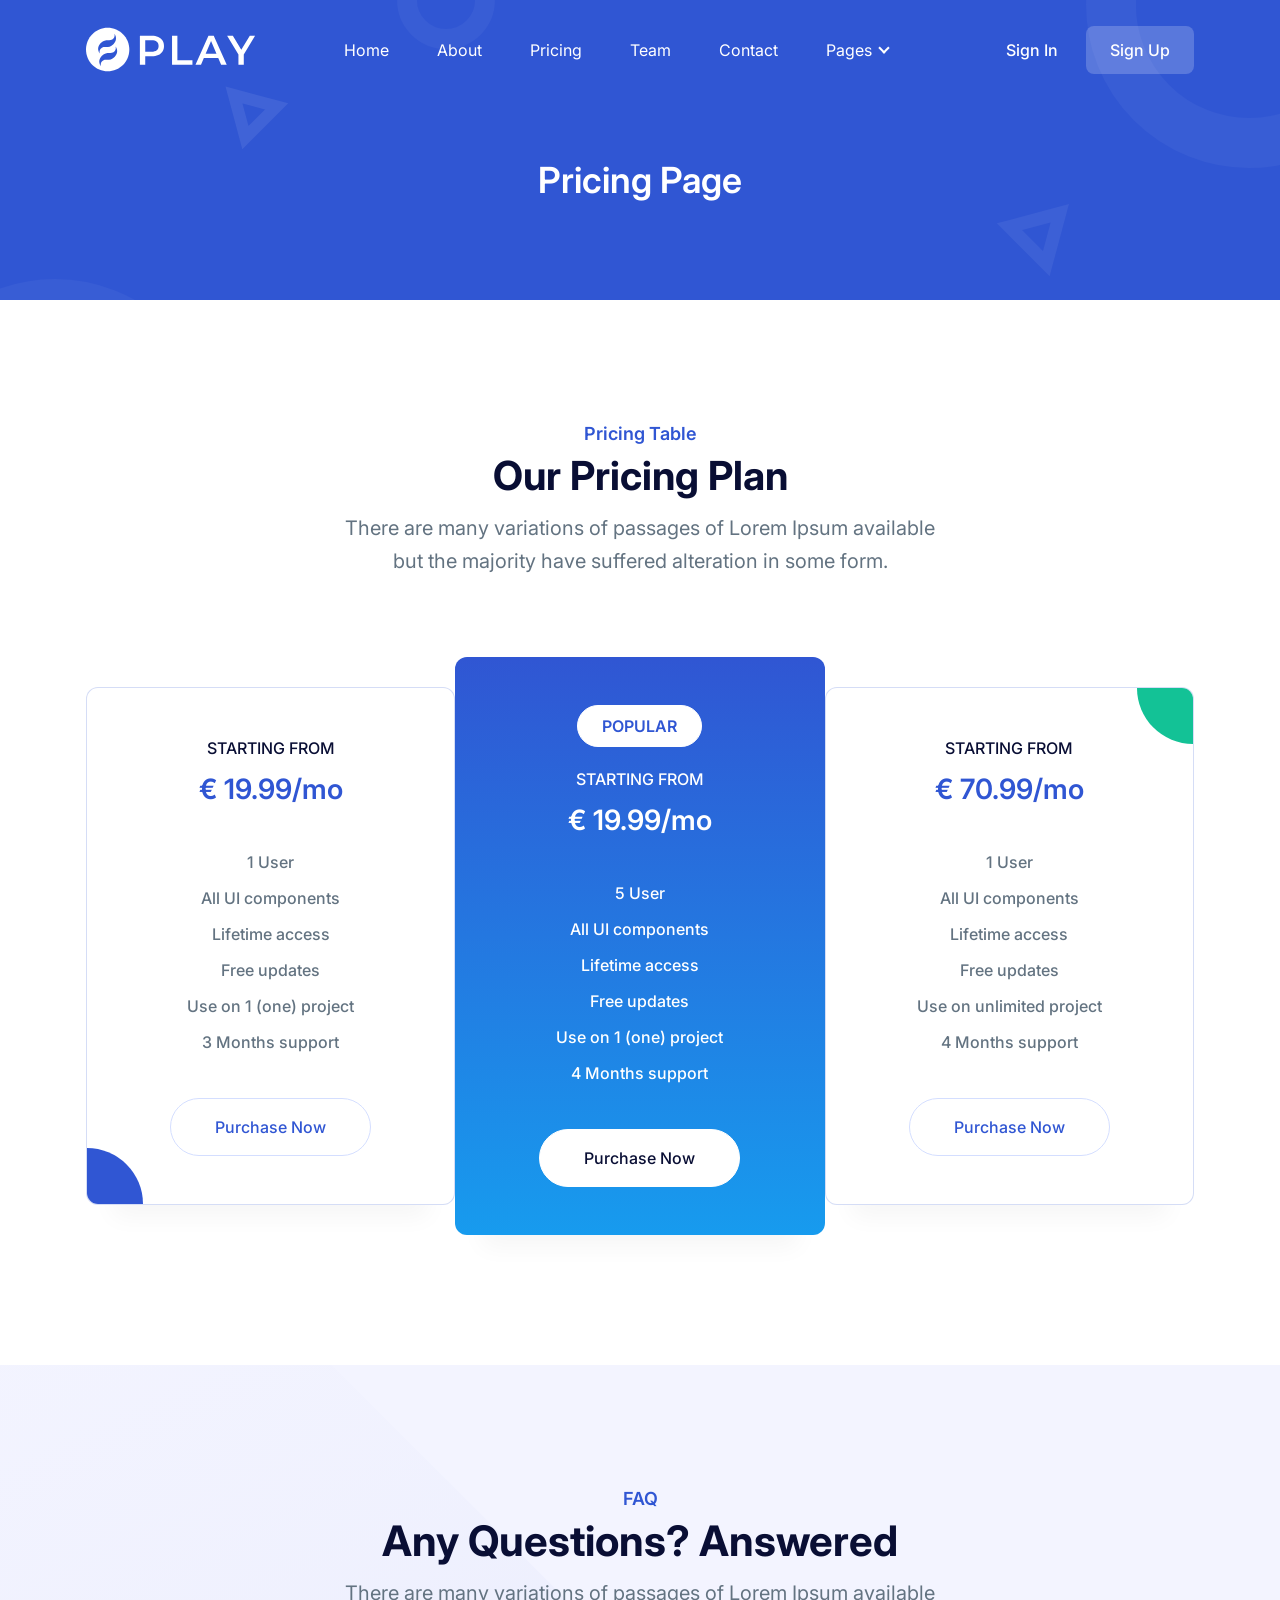
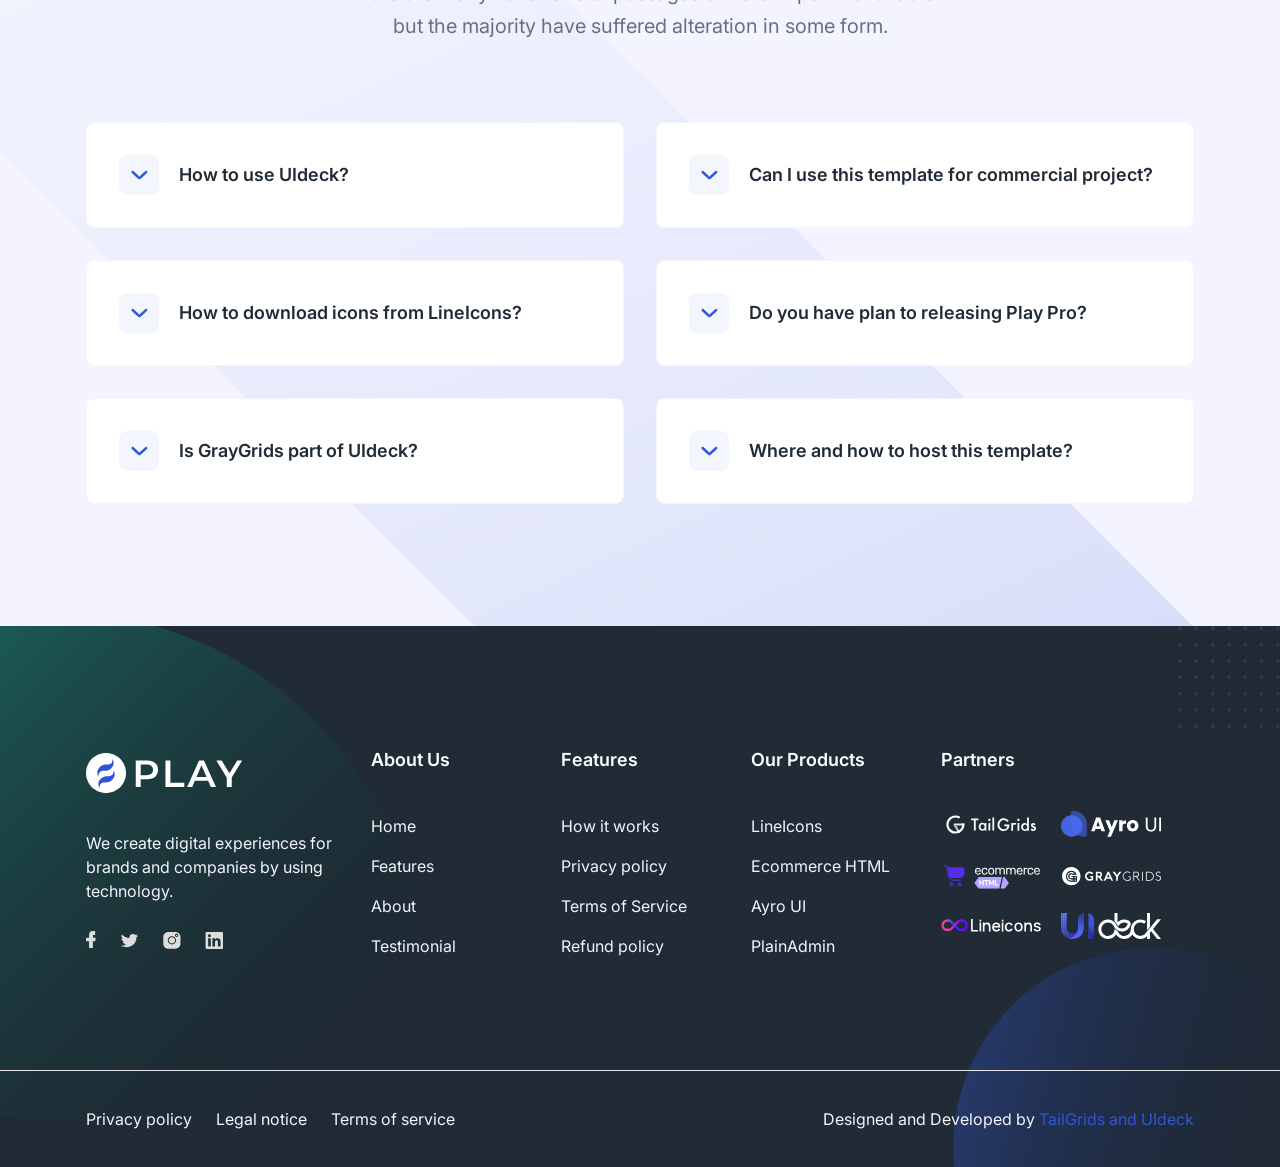
<file: pricing.html>
<!DOCTYPE html>
<html lang="en">
  <head>
    <meta charset="UTF-8" />
    <meta http-equiv="X-UA-Compatible" content="IE=edge" />
    <meta name="viewport" content="width=device-width, initial-scale=1.0" />
    <title>Pricing | Play Tailwind</title>
    <link
      rel="shortcut icon"
      href="assets/images/favicon.png"
      type="image/x-icon"
    />
    <link rel="stylesheet" href="assets/css/animate.css" />
    <link rel="stylesheet" href="assets/css/tailwind.css" />

    <!-- ==== WOW JS ==== -->
    <script src="assets/js/wow.min.js"></script>
    <script>
      new WOW().init();
    </script>
  </head>
  <body>
    <!-- ====== Navbar Section Start -->
    <div
      class="ud-header absolute top-0 left-0 z-40 flex w-full items-center bg-transparent"
    >
      <div class="container">
        <div class="relative -mx-4 flex items-center justify-between">
          <div class="w-60 max-w-full px-4">
            <a href="index.html" class="navbar-logo block w-full py-5">
              <img
                src="assets/images/logo/logo-white.svg"
                alt="logo"
                class="header-logo w-full"
              />
            </a>
          </div>
          <div class="flex w-full items-center justify-between px-4">
            <div>
              <button
                id="navbarToggler"
                class="absolute right-4 top-1/2 block -translate-y-1/2 rounded-lg px-3 py-[6px] ring-primary focus:ring-2 lg:hidden"
              >
                <span
                  class="relative my-[6px] block h-[2px] w-[30px] bg-white"
                ></span>
                <span
                  class="relative my-[6px] block h-[2px] w-[30px] bg-white"
                ></span>
                <span
                  class="relative my-[6px] block h-[2px] w-[30px] bg-white"
                ></span>
              </button>
              <nav
                id="navbarCollapse"
                class="absolute right-4 top-full hidden w-full max-w-[250px] rounded-lg bg-white py-5 shadow-lg lg:static lg:block lg:w-full lg:max-w-full lg:bg-transparent lg:py-0 lg:px-4 lg:shadow-none xl:px-6"
              >
                <ul class="blcok lg:flex">
                  <li class="group relative">
                    <a
                      href="#home"
                      class="ud-menu-scroll mx-8 flex py-2 text-base text-dark group-hover:text-primary lg:mr-0 lg:inline-flex lg:py-6 lg:px-0 lg:text-white lg:group-hover:text-white lg:group-hover:opacity-70"
                    >
                      Home
                    </a>
                  </li>
                  <li class="group relative">
                    <a
                      href="/#about"
                      class="ud-menu-scroll mx-8 flex py-2 text-base text-dark group-hover:text-primary lg:mr-0 lg:ml-7 lg:inline-flex lg:py-6 lg:px-0 lg:text-white lg:group-hover:text-white lg:group-hover:opacity-70 xl:ml-12"
                    >
                      About
                    </a>
                  </li>
                  <li class="group relative">
                    <a
                      href="/#pricing"
                      class="ud-menu-scroll mx-8 flex py-2 text-base text-dark group-hover:text-primary lg:mr-0 lg:ml-7 lg:inline-flex lg:py-6 lg:px-0 lg:text-white lg:group-hover:text-white lg:group-hover:opacity-70 xl:ml-12"
                    >
                      Pricing
                    </a>
                  </li>
                  <li class="group relative">
                    <a
                      href="/#team"
                      class="ud-menu-scroll mx-8 flex py-2 text-base text-dark group-hover:text-primary lg:mr-0 lg:ml-7 lg:inline-flex lg:py-6 lg:px-0 lg:text-white lg:group-hover:text-white lg:group-hover:opacity-70 xl:ml-12"
                    >
                      Team
                    </a>
                  </li>
                  <li class="group relative">
                    <a
                      href="/#contact"
                      class="ud-menu-scroll mx-8 flex py-2 text-base text-dark group-hover:text-primary lg:mr-0 lg:ml-7 lg:inline-flex lg:py-6 lg:px-0 lg:text-white lg:group-hover:text-white lg:group-hover:opacity-70 xl:ml-12"
                    >
                      Contact
                    </a>
                  </li>
                  <li class="submenu-item group relative">
                    <a
                      href="javascript:void(0)"
                      class="relative mx-8 flex py-2 text-base text-dark after:absolute after:right-1 after:top-1/2 after:mt-[-2px] after:h-2 after:w-2 after:-translate-y-1/2 after:rotate-45 after:border-b-2 after:border-r-2 after:border-current group-hover:text-primary lg:mr-0 lg:ml-8 lg:inline-flex lg:py-6 lg:pl-0 lg:pr-4 lg:text-white lg:after:right-0 lg:group-hover:text-white lg:group-hover:opacity-70 xl:ml-12"
                    >
                      Pages
                    </a>
                    <div
                      class="submenu relative top-full left-0 hidden w-[250px] rounded-sm bg-white p-4 transition-[top] duration-300 group-hover:opacity-100 lg:invisible lg:absolute lg:top-[110%] lg:block lg:opacity-0 lg:shadow-lg lg:group-hover:visible lg:group-hover:top-full"
                    >
                      <a
                        href="about.html"
                        class="block rounded py-[10px] px-4 text-sm text-body-color hover:text-primary"
                      >
                        About Page
                      </a>
                      <a
                        href="pricing.html"
                        class="block rounded py-[10px] px-4 text-sm text-body-color hover:text-primary"
                      >
                        Pricing Page
                      </a>
                      <a
                        href="contact.html"
                        class="block rounded py-[10px] px-4 text-sm text-body-color hover:text-primary"
                      >
                        Contact Page
                      </a>
                      <a
                        href="blog-grids.html"
                        class="block rounded py-[10px] px-4 text-sm text-body-color hover:text-primary"
                      >
                        Blog Grid Page
                      </a>
                      <a
                        href="blog-details.html"
                        class="block rounded py-[10px] px-4 text-sm text-body-color hover:text-primary"
                      >
                        Blog Details Page
                      </a>
                      <a
                        href="signup.html"
                        class="block rounded py-[10px] px-4 text-sm text-body-color hover:text-primary"
                      >
                        Sign Up Page
                      </a>
                      <a
                        href="signin.html"
                        class="block rounded py-[10px] px-4 text-sm text-body-color hover:text-primary"
                      >
                        Sign In Page
                      </a>
                      <a
                        href="404.html"
                        class="block rounded py-[10px] px-4 text-sm text-body-color hover:text-primary"
                      >
                        404 Page
                      </a>
                    </div>
                  </li>
                </ul>
              </nav>
            </div>
            <div class="hidden justify-end pr-16 sm:flex lg:pr-0">
              <a
                href="signin.html"
                class="loginBtn py-3 px-7 text-base font-medium text-white hover:opacity-70"
              >
                Sign In
              </a>
              <a
                href="signup.html"
                class="signUpBtn rounded-lg bg-white bg-opacity-20 py-3 px-6 text-base font-medium text-white duration-300 ease-in-out hover:bg-opacity-100 hover:text-dark"
              >
                Sign Up
              </a>
            </div>
          </div>
        </div>
      </div>
    </div>
    <!-- ====== Navbar Section End -->

    <!-- ====== Banner Section Start -->
    <div
      class="relative z-10 overflow-hidden bg-primary pt-[120px] pb-[100px] md:pt-[130px] lg:pt-[160px]"
    >
      <div class="container">
        <div class="-mx-4 flex flex-wrap items-center">
          <div class="w-full px-4">
            <div class="text-center">
              <h1 class="text-4xl font-semibold text-white">Pricing Page</h1>
            </div>
          </div>
        </div>
      </div>
      <div>
        <span class="absolute top-0 left-0 z-[-1]">
          <svg
            width="495"
            height="470"
            viewBox="0 0 495 470"
            fill="none"
            xmlns="http://www.w3.org/2000/svg"
          >
            <circle
              cx="55"
              cy="442"
              r="138"
              stroke="white"
              stroke-opacity="0.04"
              stroke-width="50"
            />
            <circle
              cx="446"
              r="39"
              stroke="white"
              stroke-opacity="0.04"
              stroke-width="20"
            />
            <path
              d="M245.406 137.609L233.985 94.9852L276.609 106.406L245.406 137.609Z"
              stroke="white"
              stroke-opacity="0.08"
              stroke-width="12"
            />
          </svg>
        </span>
        <span class="absolute top-0 right-0 z-[-1]">
          <svg
            width="493"
            height="470"
            viewBox="0 0 493 470"
            fill="none"
            xmlns="http://www.w3.org/2000/svg"
          >
            <circle
              cx="462"
              cy="5"
              r="138"
              stroke="white"
              stroke-opacity="0.04"
              stroke-width="50"
            />
            <circle
              cx="49"
              cy="470"
              r="39"
              stroke="white"
              stroke-opacity="0.04"
              stroke-width="20"
            />
            <path
              d="M222.393 226.701L272.808 213.192L259.299 263.607L222.393 226.701Z"
              stroke="white"
              stroke-opacity="0.06"
              stroke-width="13"
            />
          </svg>
        </span>
      </div>
    </div>
    <!-- ====== Banner Section End -->

    <!-- ====== Pricing Section Start -->
    <section
      id="pricing"
      class="relative z-20 overflow-hidden bg-white pt-20 pb-12 lg:pt-[120px] lg:pb-[90px]"
    >
      <div class="container">
        <div class="-mx-4 flex flex-wrap">
          <div class="w-full px-4">
            <div class="mx-auto mb-[60px] max-w-[620px] text-center lg:mb-20">
              <span class="mb-2 block text-lg font-semibold text-primary">
                Pricing Table
              </span>
              <h2
                class="mb-4 text-3xl font-bold text-dark sm:text-4xl md:text-[40px]"
              >
                Our Pricing Plan
              </h2>
              <p
                class="text-lg leading-relaxed text-body-color sm:text-xl sm:leading-relaxed"
              >
                There are many variations of passages of Lorem Ipsum available
                but the majority have suffered alteration in some form.
              </p>
            </div>
          </div>
        </div>

        <div class="flex flex-wrap items-center justify-center">
          <div class="w-full md:w-1/2 lg:w-1/3">
            <div
              class="wow fadeInUp relative z-10 mb-10 overflow-hidden rounded-xl border border-primary border-opacity-20 bg-white py-10 px-8 text-center shadow-pricing sm:p-12 lg:py-10 lg:px-6 xl:p-12"
              data-wow-delay=".15s
              "
            >
              <span
                class="mb-2 block text-base font-medium uppercase text-dark"
              >
                STARTING FROM
              </span>
              <h2 class="mb-9 text-[28px] font-semibold text-primary">
                € 19.99/mo
              </h2>

              <div class="mb-10">
                <p
                  class="mb-1 text-base font-medium leading-loose text-body-color"
                >
                  1 User
                </p>
                <p
                  class="mb-1 text-base font-medium leading-loose text-body-color"
                >
                  All UI components
                </p>
                <p
                  class="mb-1 text-base font-medium leading-loose text-body-color"
                >
                  Lifetime access
                </p>
                <p
                  class="mb-1 text-base font-medium leading-loose text-body-color"
                >
                  Free updates
                </p>
                <p
                  class="mb-1 text-base font-medium leading-loose text-body-color"
                >
                  Use on 1 (one) project
                </p>
                <p
                  class="mb-1 text-base font-medium leading-loose text-body-color"
                >
                  3 Months support
                </p>
              </div>
              <div class="w-full">
                <a
                  href="javascript:void(0)"
                  class="inline-block rounded-full border border-[#D4DEFF] bg-transparent py-4 px-11 text-center text-base font-medium text-primary transition duration-300 ease-in-out hover:border-primary hover:bg-primary hover:text-white"
                >
                  Purchase Now
                </a>
              </div>
              <span
                class="absolute left-0 bottom-0 z-[-1] block h-14 w-14 rounded-tr-full bg-primary"
              >
              </span>
            </div>
          </div>
          <div class="w-full md:w-1/2 lg:w-1/3">
            <div
              class="wow fadeInUp relative z-10 mb-10 overflow-hidden rounded-xl bg-primary bg-gradient-to-b from-primary to-[#179BEE] py-10 px-8 text-center shadow-pricing sm:p-12 lg:py-10 lg:px-6 xl:p-12"
              data-wow-delay=".1s
              "
            >
              <span
                class="mb-5 inline-block rounded-full border border-white bg-white py-2 px-6 text-base font-semibold uppercase text-primary"
              >
                POPULAR
              </span>
              <span
                class="mb-2 block text-base font-medium uppercase text-white"
              >
                STARTING FROM
              </span>
              <h2 class="mb-9 text-[28px] font-semibold text-white">
                € 19.99/mo
              </h2>

              <div class="mb-10">
                <p class="mb-1 text-base font-medium leading-loose text-white">
                  5 User
                </p>
                <p class="mb-1 text-base font-medium leading-loose text-white">
                  All UI components
                </p>
                <p class="mb-1 text-base font-medium leading-loose text-white">
                  Lifetime access
                </p>
                <p class="mb-1 text-base font-medium leading-loose text-white">
                  Free updates
                </p>
                <p class="mb-1 text-base font-medium leading-loose text-white">
                  Use on 1 (one) project
                </p>
                <p class="mb-1 text-base font-medium leading-loose text-white">
                  4 Months support
                </p>
              </div>
              <div class="w-full">
                <a
                  href="javascript:void(0)"
                  class="inline-block rounded-full border border-white bg-white py-4 px-11 text-center text-base font-medium text-dark transition duration-300 ease-in-out hover:border-dark hover:bg-dark hover:text-white"
                >
                  Purchase Now
                </a>
              </div>
            </div>
          </div>
          <div class="w-full md:w-1/2 lg:w-1/3">
            <div
              class="wow fadeInUp relative z-10 mb-10 overflow-hidden rounded-xl border border-primary border-opacity-20 bg-white py-10 px-8 text-center shadow-pricing sm:p-12 lg:py-10 lg:px-6 xl:p-12"
              data-wow-delay=".15s
              "
            >
              <span
                class="mb-2 block text-base font-medium uppercase text-dark"
              >
                STARTING FROM
              </span>
              <h2 class="mb-9 text-[28px] font-semibold text-primary">
                € 70.99/mo
              </h2>

              <div class="mb-10">
                <p
                  class="mb-1 text-base font-medium leading-loose text-body-color"
                >
                  1 User
                </p>
                <p
                  class="mb-1 text-base font-medium leading-loose text-body-color"
                >
                  All UI components
                </p>
                <p
                  class="mb-1 text-base font-medium leading-loose text-body-color"
                >
                  Lifetime access
                </p>
                <p
                  class="mb-1 text-base font-medium leading-loose text-body-color"
                >
                  Free updates
                </p>
                <p
                  class="mb-1 text-base font-medium leading-loose text-body-color"
                >
                  Use on unlimited project
                </p>
                <p
                  class="mb-1 text-base font-medium leading-loose text-body-color"
                >
                  4 Months support
                </p>
              </div>
              <div class="w-full">
                <a
                  href="javascript:void(0)"
                  class="inline-block rounded-full border border-[#D4DEFF] bg-transparent py-4 px-11 text-center text-base font-medium text-primary transition duration-300 ease-in-out hover:border-primary hover:bg-primary hover:text-white"
                >
                  Purchase Now
                </a>
              </div>

              <span
                class="absolute right-0 top-0 z-[-1] block h-14 w-14 rounded-bl-full bg-secondary"
              >
              </span>
            </div>
          </div>
        </div>
      </div>
    </section>
    <!-- ====== Pricing Section End -->

    <!-- ====== Faq Section Start -->
    <section
      class="relative z-20 overflow-hidden bg-[#f3f4ff] pt-20 pb-12 lg:pt-[120px] lg:pb-[90px]"
    >
      <div class="container">
        <div class="-mx-4 flex flex-wrap">
          <div class="w-full px-4">
            <div class="mx-auto mb-[60px] max-w-[620px] text-center lg:mb-20">
              <span class="mb-2 block text-lg font-semibold text-primary">
                FAQ
              </span>
              <h2
                class="mb-4 text-3xl font-bold text-dark sm:text-4xl md:text-[42px]"
              >
                Any Questions? Answered
              </h2>
              <p
                class="text-lg leading-relaxed text-body-color sm:text-xl sm:leading-relaxed"
              >
                There are many variations of passages of Lorem Ipsum available
                but the majority have suffered alteration in some form.
              </p>
            </div>
          </div>
        </div>

        <div class="-mx-4 flex flex-wrap">
          <div class="w-full px-4 lg:w-1/2">
            <div
              class="single-faq wow fadeInUp mb-8 w-full rounded-lg border border-[#F3F4FE] bg-white p-5 sm:p-8"
              data-wow-delay=".1s
              "
            >
              <button class="faq-btn flex w-full items-center text-left">
                <div
                  class="mr-5 flex h-10 w-full max-w-[40px] items-center justify-center rounded-lg bg-primary bg-opacity-5 text-primary"
                >
                  <svg
                    width="17"
                    height="10"
                    viewBox="0 0 17 10"
                    class="icon fill-current"
                  >
                    <path
                      d="M7.28687 8.43257L7.28679 8.43265L7.29496 8.43985C7.62576 8.73124 8.02464 8.86001 8.41472 8.86001C8.83092 8.86001 9.22376 8.69083 9.53447 8.41713L9.53454 8.41721L9.54184 8.41052L15.7631 2.70784L15.7691 2.70231L15.7749 2.69659C16.0981 2.38028 16.1985 1.80579 15.7981 1.41393C15.4803 1.1028 14.9167 1.00854 14.5249 1.38489L8.41472 7.00806L2.29995 1.38063L2.29151 1.37286L2.28271 1.36548C1.93092 1.07036 1.38469 1.06804 1.03129 1.41393L1.01755 1.42738L1.00488 1.44184C0.69687 1.79355 0.695778 2.34549 1.0545 2.69659L1.05999 2.70196L1.06565 2.70717L7.28687 8.43257Z"
                      fill="#3056D3"
                      stroke="#3056D3"
                    />
                  </svg>
                </div>
                <div class="w-full">
                  <h4 class="text-base font-semibold text-black sm:text-lg">
                    How to use UIdeck?
                  </h4>
                </div>
              </button>
              <div class="faq-content hidden pl-[62px]">
                <p class="py-3 text-base leading-relaxed text-body-color">
                  It takes 2-3 weeks to get your first blog post ready. That
                  includes the in-depth research & creation of your monthly
                  content marketing strategy that we do before writing your
                  first blog post, Ipsum available .
                </p>
              </div>
            </div>
            <div
              class="single-faq wow fadeInUp mb-8 w-full rounded-lg border border-[#F3F4FE] bg-white p-5 sm:p-8"
              data-wow-delay=".15s
              "
            >
              <button class="faq-btn flex w-full items-center text-left">
                <div
                  class="mr-5 flex h-10 w-full max-w-[40px] items-center justify-center rounded-lg bg-primary bg-opacity-5 text-primary"
                >
                  <svg
                    width="17"
                    height="10"
                    viewBox="0 0 17 10"
                    class="icon fill-current"
                  >
                    <path
                      d="M7.28687 8.43257L7.28679 8.43265L7.29496 8.43985C7.62576 8.73124 8.02464 8.86001 8.41472 8.86001C8.83092 8.86001 9.22376 8.69083 9.53447 8.41713L9.53454 8.41721L9.54184 8.41052L15.7631 2.70784L15.7691 2.70231L15.7749 2.69659C16.0981 2.38028 16.1985 1.80579 15.7981 1.41393C15.4803 1.1028 14.9167 1.00854 14.5249 1.38489L8.41472 7.00806L2.29995 1.38063L2.29151 1.37286L2.28271 1.36548C1.93092 1.07036 1.38469 1.06804 1.03129 1.41393L1.01755 1.42738L1.00488 1.44184C0.69687 1.79355 0.695778 2.34549 1.0545 2.69659L1.05999 2.70196L1.06565 2.70717L7.28687 8.43257Z"
                      fill="#3056D3"
                      stroke="#3056D3"
                    />
                  </svg>
                </div>
                <div class="w-full">
                  <h4 class="text-base font-semibold text-black sm:text-lg">
                    How to download icons from LineIcons?
                  </h4>
                </div>
              </button>
              <div class="faq-content hidden pl-[62px]">
                <p class="py-3 text-base leading-relaxed text-body-color">
                  It takes 2-3 weeks to get your first blog post ready. That
                  includes the in-depth research & creation of your monthly
                  content marketing strategy that we do before writing your
                  first blog post, Ipsum available .
                </p>
              </div>
            </div>
            <div
              class="single-faq wow fadeInUp mb-8 w-full rounded-lg border border-[#F3F4FE] bg-white p-5 sm:p-8"
              data-wow-delay=".2s
              "
            >
              <button class="faq-btn flex w-full items-center text-left">
                <div
                  class="mr-5 flex h-10 w-full max-w-[40px] items-center justify-center rounded-lg bg-primary bg-opacity-5 text-primary"
                >
                  <svg
                    width="17"
                    height="10"
                    viewBox="0 0 17 10"
                    class="icon fill-current"
                  >
                    <path
                      d="M7.28687 8.43257L7.28679 8.43265L7.29496 8.43985C7.62576 8.73124 8.02464 8.86001 8.41472 8.86001C8.83092 8.86001 9.22376 8.69083 9.53447 8.41713L9.53454 8.41721L9.54184 8.41052L15.7631 2.70784L15.7691 2.70231L15.7749 2.69659C16.0981 2.38028 16.1985 1.80579 15.7981 1.41393C15.4803 1.1028 14.9167 1.00854 14.5249 1.38489L8.41472 7.00806L2.29995 1.38063L2.29151 1.37286L2.28271 1.36548C1.93092 1.07036 1.38469 1.06804 1.03129 1.41393L1.01755 1.42738L1.00488 1.44184C0.69687 1.79355 0.695778 2.34549 1.0545 2.69659L1.05999 2.70196L1.06565 2.70717L7.28687 8.43257Z"
                      fill="#3056D3"
                      stroke="#3056D3"
                    />
                  </svg>
                </div>
                <div class="w-full">
                  <h4 class="text-base font-semibold text-black sm:text-lg">
                    Is GrayGrids part of UIdeck?
                  </h4>
                </div>
              </button>
              <div class="faq-content hidden pl-[62px]">
                <p class="py-3 text-base leading-relaxed text-body-color">
                  It takes 2-3 weeks to get your first blog post ready. That
                  includes the in-depth research & creation of your monthly
                  content marketing strategy that we do before writing your
                  first blog post, Ipsum available .
                </p>
              </div>
            </div>
          </div>
          <div class="w-full px-4 lg:w-1/2">
            <div
              class="single-faq wow fadeInUp mb-8 w-full rounded-lg border border-[#F3F4FE] bg-white p-5 sm:p-8"
              data-wow-delay=".1s
              "
            >
              <button class="faq-btn flex w-full items-center text-left">
                <div
                  class="mr-5 flex h-10 w-full max-w-[40px] items-center justify-center rounded-lg bg-primary bg-opacity-5 text-primary"
                >
                  <svg
                    width="17"
                    height="10"
                    viewBox="0 0 17 10"
                    class="icon fill-current"
                  >
                    <path
                      d="M7.28687 8.43257L7.28679 8.43265L7.29496 8.43985C7.62576 8.73124 8.02464 8.86001 8.41472 8.86001C8.83092 8.86001 9.22376 8.69083 9.53447 8.41713L9.53454 8.41721L9.54184 8.41052L15.7631 2.70784L15.7691 2.70231L15.7749 2.69659C16.0981 2.38028 16.1985 1.80579 15.7981 1.41393C15.4803 1.1028 14.9167 1.00854 14.5249 1.38489L8.41472 7.00806L2.29995 1.38063L2.29151 1.37286L2.28271 1.36548C1.93092 1.07036 1.38469 1.06804 1.03129 1.41393L1.01755 1.42738L1.00488 1.44184C0.69687 1.79355 0.695778 2.34549 1.0545 2.69659L1.05999 2.70196L1.06565 2.70717L7.28687 8.43257Z"
                      fill="#3056D3"
                      stroke="#3056D3"
                    />
                  </svg>
                </div>
                <div class="w-full">
                  <h4 class="text-base font-semibold text-black sm:text-lg">
                    Can I use this template for commercial project?
                  </h4>
                </div>
              </button>
              <div class="faq-content hidden pl-[62px]">
                <p class="py-3 text-base leading-relaxed text-body-color">
                  It takes 2-3 weeks to get your first blog post ready. That
                  includes the in-depth research & creation of your monthly
                  content marketing strategy that we do before writing your
                  first blog post, Ipsum available .
                </p>
              </div>
            </div>
            <div
              class="single-faq wow fadeInUp mb-8 w-full rounded-lg border border-[#F3F4FE] bg-white p-5 sm:p-8"
              data-wow-delay=".15s
              "
            >
              <button class="faq-btn flex w-full items-center text-left">
                <div
                  class="mr-5 flex h-10 w-full max-w-[40px] items-center justify-center rounded-lg bg-primary bg-opacity-5 text-primary"
                >
                  <svg
                    width="17"
                    height="10"
                    viewBox="0 0 17 10"
                    class="icon fill-current"
                  >
                    <path
                      d="M7.28687 8.43257L7.28679 8.43265L7.29496 8.43985C7.62576 8.73124 8.02464 8.86001 8.41472 8.86001C8.83092 8.86001 9.22376 8.69083 9.53447 8.41713L9.53454 8.41721L9.54184 8.41052L15.7631 2.70784L15.7691 2.70231L15.7749 2.69659C16.0981 2.38028 16.1985 1.80579 15.7981 1.41393C15.4803 1.1028 14.9167 1.00854 14.5249 1.38489L8.41472 7.00806L2.29995 1.38063L2.29151 1.37286L2.28271 1.36548C1.93092 1.07036 1.38469 1.06804 1.03129 1.41393L1.01755 1.42738L1.00488 1.44184C0.69687 1.79355 0.695778 2.34549 1.0545 2.69659L1.05999 2.70196L1.06565 2.70717L7.28687 8.43257Z"
                      fill="#3056D3"
                      stroke="#3056D3"
                    />
                  </svg>
                </div>
                <div class="w-full">
                  <h4 class="text-base font-semibold text-black sm:text-lg">
                    Do you have plan to releasing Play Pro?
                  </h4>
                </div>
              </button>
              <div class="faq-content hidden pl-[62px]">
                <p class="py-3 text-base leading-relaxed text-body-color">
                  It takes 2-3 weeks to get your first blog post ready. That
                  includes the in-depth research & creation of your monthly
                  content marketing strategy that we do before writing your
                  first blog post, Ipsum available .
                </p>
              </div>
            </div>
            <div
              class="single-faq wow fadeInUp mb-8 w-full rounded-lg border border-[#F3F4FE] bg-white p-5 sm:p-8"
              data-wow-delay=".2s
              "
            >
              <button class="faq-btn flex w-full items-center text-left">
                <div
                  class="mr-5 flex h-10 w-full max-w-[40px] items-center justify-center rounded-lg bg-primary bg-opacity-5 text-primary"
                >
                  <svg
                    width="17"
                    height="10"
                    viewBox="0 0 17 10"
                    class="icon fill-current"
                  >
                    <path
                      d="M7.28687 8.43257L7.28679 8.43265L7.29496 8.43985C7.62576 8.73124 8.02464 8.86001 8.41472 8.86001C8.83092 8.86001 9.22376 8.69083 9.53447 8.41713L9.53454 8.41721L9.54184 8.41052L15.7631 2.70784L15.7691 2.70231L15.7749 2.69659C16.0981 2.38028 16.1985 1.80579 15.7981 1.41393C15.4803 1.1028 14.9167 1.00854 14.5249 1.38489L8.41472 7.00806L2.29995 1.38063L2.29151 1.37286L2.28271 1.36548C1.93092 1.07036 1.38469 1.06804 1.03129 1.41393L1.01755 1.42738L1.00488 1.44184C0.69687 1.79355 0.695778 2.34549 1.0545 2.69659L1.05999 2.70196L1.06565 2.70717L7.28687 8.43257Z"
                      fill="#3056D3"
                      stroke="#3056D3"
                    />
                  </svg>
                </div>
                <div class="w-full">
                  <h4 class="text-base font-semibold text-black sm:text-lg">
                    Where and how to host this template?
                  </h4>
                </div>
              </button>
              <div class="faq-content hidden pl-[62px]">
                <p class="py-3 text-base leading-relaxed text-body-color">
                  It takes 2-3 weeks to get your first blog post ready. That
                  includes the in-depth research & creation of your monthly
                  content marketing strategy that we do before writing your
                  first blog post, Ipsum available .
                </p>
              </div>
            </div>
          </div>
        </div>
      </div>

      <div class="absolute bottom-0 right-0 z-[-1]">
        <svg
          width="1440"
          height="886"
          viewBox="0 0 1440 886"
          fill="none"
          xmlns="http://www.w3.org/2000/svg"
        >
          <path
            opacity="0.5"
            d="M193.307 -273.321L1480.87 1014.24L1121.85 1373.26C1121.85 1373.26 731.745 983.231 478.513 729.927C225.976 477.317 -165.714 85.6993 -165.714 85.6993L193.307 -273.321Z"
            fill="url(#paint0_linear)"
          />
          <defs>
            <linearGradient
              id="paint0_linear"
              x1="1308.65"
              y1="1142.58"
              x2="602.827"
              y2="-418.681"
              gradientUnits="userSpaceOnUse"
            >
              <stop stop-color="#3056D3" stop-opacity="0.36" />
              <stop offset="1" stop-color="#F5F2FD" stop-opacity="0" />
              <stop offset="1" stop-color="#F5F2FD" stop-opacity="0.096144" />
            </linearGradient>
          </defs>
        </svg>
      </div>
    </section>
    <!-- ====== Faq Section End -->

    <!-- ====== Footer Section Start -->
    <footer
      class="wow fadeInUp relative z-10 bg-black pt-20 lg:pt-[120px]"
      data-wow-delay=".15s"
    >
      <div class="container">
        <div class="-mx-4 flex flex-wrap">
          <div class="w-full px-4 sm:w-1/2 md:w-1/2 lg:w-4/12 xl:w-3/12">
            <div class="mb-10 w-full">
              <a
                href="javascript:void(0)"
                class="mb-6 inline-block max-w-[160px]"
              >
                <img
                  src="assets/images/logo/logo-white.svg"
                  alt="logo"
                  class="max-w-full"
                />
              </a>
              <p class="mb-7 text-base text-[#f3f4fe]">
                We create digital experiences for brands and companies by using
                technology.
              </p>
              <div class="-mx-3 flex items-center">
                <a
                  href="javascript:void(0)"
                  class="px-3 text-[#dddddd] hover:text-white"
                >
                  <svg
                    width="10"
                    height="18"
                    viewBox="0 0 10 18"
                    class="fill-current"
                  >
                    <path
                      d="M9.00007 6.82105H7.50006H6.96434V6.27097V4.56571V4.01562H7.50006H8.62507C8.91971 4.01562 9.16078 3.79559 9.16078 3.46554V0.550085C9.16078 0.247538 8.9465 0 8.62507 0H6.66969C4.55361 0 3.08038 1.54024 3.08038 3.82309V6.21596V6.76605H2.54466H0.72322C0.348217 6.76605 0 7.06859 0 7.50866V9.48897C0 9.87402 0.294645 10.2316 0.72322 10.2316H2.49109H3.02681V10.7817V16.31C3.02681 16.6951 3.32145 17.0526 3.75003 17.0526H6.26791C6.42862 17.0526 6.56255 16.9701 6.66969 16.8601C6.77684 16.7501 6.8572 16.5576 6.8572 16.3925V10.8092V10.2591H7.4197H8.62507C8.97328 10.2591 9.24114 10.0391 9.29471 9.709V9.6815V9.65399L9.66972 7.7562C9.6965 7.56367 9.66972 7.34363 9.509 7.1236C9.45543 6.98608 9.21436 6.84856 9.00007 6.82105Z"
                    />
                  </svg>
                </a>
                <a
                  href="javascript:void(0)"
                  class="px-3 text-[#dddddd] hover:text-white"
                >
                  <svg
                    width="19"
                    height="15"
                    viewBox="0 0 19 15"
                    class="fill-current"
                  >
                    <path
                      d="M16.2622 3.17878L17.33 1.93293C17.6391 1.59551 17.7234 1.33595 17.7515 1.20618C16.9085 1.67337 16.1217 1.82911 15.6159 1.82911H15.4192L15.3068 1.72528C14.6324 1.18022 13.7894 0.894714 12.8902 0.894714C10.9233 0.894714 9.37779 2.40012 9.37779 4.13913C9.37779 4.24295 9.37779 4.39868 9.40589 4.5025L9.49019 5.02161L8.90009 4.99565C5.30334 4.89183 2.35288 2.03675 1.87518 1.5436C1.08839 2.84136 1.53799 4.08722 2.01568 4.86587L2.97107 6.31937L1.45369 5.54071C1.48179 6.63084 1.93138 7.48736 2.80247 8.11029L3.56116 8.62939L2.80247 8.9149C3.28017 10.2386 4.34795 10.7837 5.13474 10.9913L6.17443 11.2509L5.19094 11.8738C3.61736 12.912 1.65039 12.8342 0.779297 12.7563C2.54957 13.8983 4.65705 14.1579 6.11823 14.1579C7.21412 14.1579 8.02901 14.0541 8.2257 13.9762C16.0936 12.2631 16.4589 5.77431 16.4589 4.47655V4.29486L16.6275 4.19104C17.5829 3.36047 17.9763 2.91923 18.2011 2.65967C18.1168 2.68563 18.0044 2.73754 17.892 2.7635L16.2622 3.17878Z"
                    />
                  </svg>
                </a>
                <a
                  href="javascript:void(0)"
                  class="px-3 text-[#dddddd] hover:text-white"
                >
                  <svg
                    width="18"
                    height="18"
                    viewBox="0 0 18 18"
                    class="fill-current"
                  >
                    <path
                      d="M8.91688 12.4995C10.6918 12.4995 12.1306 11.0911 12.1306 9.35385C12.1306 7.61655 10.6918 6.20819 8.91688 6.20819C7.14197 6.20819 5.70312 7.61655 5.70312 9.35385C5.70312 11.0911 7.14197 12.4995 8.91688 12.4995Z"
                    />
                    <path
                      d="M12.4078 0.947388H5.37075C2.57257 0.947388 0.300781 3.17104 0.300781 5.90993V12.7436C0.300781 15.5367 2.57257 17.7604 5.37075 17.7604H12.3524C15.2059 17.7604 17.4777 15.5367 17.4777 12.7978V5.90993C17.4777 3.17104 15.2059 0.947388 12.4078 0.947388ZM8.91696 13.4758C6.56206 13.4758 4.70584 11.6047 4.70584 9.35389C4.70584 7.10312 6.58976 5.23199 8.91696 5.23199C11.2165 5.23199 13.1004 7.10312 13.1004 9.35389C13.1004 11.6047 11.2442 13.4758 8.91696 13.4758ZM14.735 5.61164C14.4579 5.90993 14.0423 6.07264 13.5714 6.07264C13.1558 6.07264 12.7402 5.90993 12.4078 5.61164C12.103 5.31334 11.9368 4.9337 11.9368 4.47269C11.9368 4.01169 12.103 3.65916 12.4078 3.33375C12.7125 3.00834 13.1004 2.84563 13.5714 2.84563C13.9869 2.84563 14.4302 3.00834 14.735 3.30663C15.012 3.65916 15.2059 4.06593 15.2059 4.49981C15.1782 4.9337 15.012 5.31334 14.735 5.61164Z"
                    />
                    <path
                      d="M13.5985 3.82184C13.2383 3.82184 12.9336 4.12013 12.9336 4.47266C12.9336 4.82519 13.2383 5.12349 13.5985 5.12349C13.9587 5.12349 14.2634 4.82519 14.2634 4.47266C14.2634 4.12013 13.9864 3.82184 13.5985 3.82184Z"
                    />
                  </svg>
                </a>
                <a
                  href="javascript:void(0)"
                  class="px-3 text-[#dddddd] hover:text-white"
                >
                  <svg
                    width="18"
                    height="18"
                    viewBox="0 0 18 18"
                    class="fill-current"
                  >
                    <path
                      d="M16.7821 0.947388H1.84847C1.14272 0.947388 0.578125 1.49747 0.578125 2.18508V16.7623C0.578125 17.4224 1.14272 18 1.84847 18H16.7257C17.4314 18 17.996 17.4499 17.996 16.7623V2.15757C18.0525 1.49747 17.4879 0.947388 16.7821 0.947388ZM5.7442 15.4421H3.17528V7.32837H5.7442V15.4421ZM4.44563 6.2007C3.59873 6.2007 2.94944 5.5406 2.94944 4.74297C2.94944 3.94535 3.62696 3.28525 4.44563 3.28525C5.26429 3.28525 5.94181 3.94535 5.94181 4.74297C5.94181 5.5406 5.32075 6.2007 4.44563 6.2007ZM15.4835 15.4421H12.9146V11.509C12.9146 10.5739 12.8864 9.33618 11.5596 9.33618C10.2045 9.33618 10.0069 10.3813 10.0069 11.4265V15.4421H7.438V7.32837H9.95046V8.45605H9.9787C10.3457 7.79594 11.1644 7.13584 12.4347 7.13584C15.0601 7.13584 15.54 8.7861 15.54 11.0414V15.4421H15.4835Z"
                    />
                  </svg>
                </a>
              </div>
            </div>
          </div>
          <div class="w-full px-4 sm:w-1/2 md:w-1/2 lg:w-2/12 xl:w-2/12">
            <div class="mb-10 w-full">
              <h4 class="mb-9 text-lg font-semibold text-white">About Us</h4>
              <ul>
                <li>
                  <a
                    href="javascript:void(0)"
                    class="mb-2 inline-block text-base leading-loose text-[#f3f4fe] hover:text-primary"
                  >
                    Home
                  </a>
                </li>
                <li>
                  <a
                    href="javascript:void(0)"
                    class="mb-2 inline-block text-base leading-loose text-[#f3f4fe] hover:text-primary"
                  >
                    Features
                  </a>
                </li>
                <li>
                  <a
                    href="javascript:void(0)"
                    class="mb-2 inline-block text-base leading-loose text-[#f3f4fe] hover:text-primary"
                  >
                    About
                  </a>
                </li>
                <li>
                  <a
                    href="javascript:void(0)"
                    class="mb-2 inline-block text-base leading-loose text-[#f3f4fe] hover:text-primary"
                  >
                    Testimonial
                  </a>
                </li>
              </ul>
            </div>
          </div>
          <div class="w-full px-4 sm:w-1/2 md:w-1/2 lg:w-3/12 xl:w-2/12">
            <div class="mb-10 w-full">
              <h4 class="mb-9 text-lg font-semibold text-white">Features</h4>
              <ul>
                <li>
                  <a
                    href="javascript:void(0)"
                    class="mb-2 inline-block text-base leading-loose text-[#f3f4fe] hover:text-primary"
                  >
                    How it works
                  </a>
                </li>
                <li>
                  <a
                    href="javascript:void(0)"
                    class="mb-2 inline-block text-base leading-loose text-[#f3f4fe] hover:text-primary"
                  >
                    Privacy policy
                  </a>
                </li>
                <li>
                  <a
                    href="javascript:void(0)"
                    class="mb-2 inline-block text-base leading-loose text-[#f3f4fe] hover:text-primary"
                  >
                    Terms of Service
                  </a>
                </li>
                <li>
                  <a
                    href="javascript:void(0)"
                    class="mb-2 inline-block text-base leading-loose text-[#f3f4fe] hover:text-primary"
                  >
                    Refund policy
                  </a>
                </li>
              </ul>
            </div>
          </div>
          <div class="w-full px-4 sm:w-1/2 md:w-1/2 lg:w-3/12 xl:w-2/12">
            <div class="mb-10 w-full">
              <h4 class="mb-9 text-lg font-semibold text-white">
                Our Products
              </h4>
              <ul>
                <li>
                  <a
                    href="javascript:void(0)"
                    class="mb-2 inline-block text-base leading-loose text-[#f3f4fe] hover:text-primary"
                  >
                    LineIcons
                  </a>
                </li>
                <li>
                  <a
                    href="javascript:void(0)"
                    class="mb-2 inline-block text-base leading-loose text-[#f3f4fe] hover:text-primary"
                  >
                    Ecommerce HTML
                  </a>
                </li>
                <li>
                  <a
                    href="javascript:void(0)"
                    class="mb-2 inline-block text-base leading-loose text-[#f3f4fe] hover:text-primary"
                  >
                    Ayro UI
                  </a>
                </li>
                <li>
                  <a
                    href="javascript:void(0)"
                    class="mb-2 inline-block text-base leading-loose text-[#f3f4fe] hover:text-primary"
                  >
                    PlainAdmin
                  </a>
                </li>
              </ul>
            </div>
          </div>
          <div class="w-full px-4 md:w-2/3 lg:w-6/12 xl:w-3/12">
            <div class="mb-10 w-full">
              <h4 class="mb-9 text-lg font-semibold text-white">Partners</h4>
              <ul class="flex flex-wrap items-center">
                <li>
                  <a
                    href="https://tailgrids.com"
                    rel="nofollow noopner"
                    target="_blank"
                    class="mb-6 mr-5 block max-w-[120px] xl:max-w-[100px] 2xl:max-w-[120px]"
                  >
                    <img
                      src="assets/images/footer/brands/tailgrids.svg"
                      alt="tailgrids"
                    />
                  </a>
                </li>
                <li>
                  <a
                    href="https://ayroui.com"
                    rel="nofollow noopner"
                    target="_blank"
                    class="mb-6 mr-5 block max-w-[120px] xl:max-w-[100px] 2xl:max-w-[120px]"
                  >
                    <img
                      src="assets/images/footer/brands/ayroui.svg"
                      alt="ayroui"
                    />
                  </a>
                </li>
                <li>
                  <a
                    href="https://ecommercehtml.com"
                    rel="nofollow noopner"
                    target="_blank"
                    class="mb-6 mr-5 block max-w-[120px] xl:max-w-[100px] 2xl:max-w-[120px]"
                  >
                    <img
                      src="assets/images/footer/brands/ecommerce-html.svg"
                      alt="ecommerce-html"
                    />
                  </a>
                </li>
                <li>
                  <a
                    href="https://graygrids.com"
                    rel="nofollow noopner"
                    target="_blank"
                    class="mb-6 mr-5 block max-w-[120px] xl:max-w-[100px] 2xl:max-w-[120px]"
                  >
                    <img
                      src="assets/images/footer/brands/graygrids.svg"
                      alt="graygrids"
                    />
                  </a>
                </li>
                <li>
                  <a
                    href="https://lineicons.com"
                    rel="nofollow noopner"
                    target="_blank"
                    class="mb-6 mr-5 block max-w-[120px] xl:max-w-[100px] 2xl:max-w-[120px]"
                  >
                    <img
                      src="assets/images/footer/brands/lineicons.svg"
                      alt="lineicons"
                    />
                  </a>
                </li>
                <li>
                  <a
                    href="https://uideck.com"
                    rel="nofollow noopner"
                    target="_blank"
                    class="mb-6 mr-5 block max-w-[120px] xl:max-w-[100px] 2xl:max-w-[120px]"
                  >
                    <img
                      src="assets/images/footer/brands/uideck.svg"
                      alt="uideck"
                    />
                  </a>
                </li>
              </ul>
            </div>
          </div>
        </div>
      </div>

      <div class="mt-12 border-t border-opacity-40 py-8 lg:mt-[60px]">
        <div class="container">
          <div class="-mx-4 flex flex-wrap">
            <div class="w-full px-4 md:w-2/3 lg:w-1/2">
              <div class="my-1">
                <div
                  class="-mx-3 flex items-center justify-center md:justify-start"
                >
                  <a
                    href="javascript:void(0)"
                    class="px-3 text-base text-[#f3f4fe] hover:text-primary"
                  >
                    Privacy policy
                  </a>
                  <a
                    href="javascript:void(0)"
                    class="px-3 text-base text-[#f3f4fe] hover:text-primary"
                  >
                    Legal notice
                  </a>
                  <a
                    href="javascript:void(0)"
                    class="px-3 text-base text-[#f3f4fe] hover:text-primary"
                  >
                    Terms of service
                  </a>
                </div>
              </div>
            </div>
            <div class="w-full px-4 md:w-1/3 lg:w-1/2">
              <div class="my-1 flex justify-center md:justify-end">
                <p class="text-base text-[#f3f4fe]">
                  Designed and Developed by
                  <a
                    href="https://tailgrids.com"
                    rel="nofollow noopner"
                    target="_blank"
                    class="text-primary hover:underline"
                  >
                    TailGrids and UIdeck
                  </a>
                </p>
              </div>
            </div>
          </div>
        </div>
      </div>

      <div>
        <span class="absolute left-0 top-0 z-[-1]">
          <img src="assets/images/footer/shape-1.svg" alt="" />
        </span>

        <span class="absolute bottom-0 right-0 z-[-1]">
          <img src="assets/images/footer/shape-3.svg" alt="" />
        </span>

        <span class="absolute top-0 right-0 z-[-1]">
          <svg
            width="102"
            height="102"
            viewBox="0 0 102 102"
            fill="none"
            xmlns="http://www.w3.org/2000/svg"
          >
            <path
              d="M1.8667 33.1956C2.89765 33.1956 3.7334 34.0318 3.7334 35.0633C3.7334 36.0947 2.89765 36.9309 1.8667 36.9309C0.835744 36.9309 4.50645e-08 36.0947 0 35.0633C-4.50645e-08 34.0318 0.835744 33.1956 1.8667 33.1956Z"
              fill="white"
              fill-opacity="0.08"
            ></path>
            <path
              d="M18.2939 33.1956C19.3249 33.1956 20.1606 34.0318 20.1606 35.0633C20.1606 36.0947 19.3249 36.9309 18.2939 36.9309C17.263 36.9309 16.4272 36.0947 16.4272 35.0633C16.4272 34.0318 17.263 33.1956 18.2939 33.1956Z"
              fill="white"
              fill-opacity="0.08"
            ></path>
            <path
              d="M34.7209 33.195C35.7519 33.195 36.5876 34.0311 36.5876 35.0626C36.5876 36.0941 35.7519 36.9303 34.7209 36.9303C33.69 36.9303 32.8542 36.0941 32.8542 35.0626C32.8542 34.0311 33.69 33.195 34.7209 33.195Z"
              fill="white"
              fill-opacity="0.08"
            ></path>
            <path
              d="M50.9341 33.195C51.965 33.195 52.8008 34.0311 52.8008 35.0626C52.8008 36.0941 51.965 36.9303 50.9341 36.9303C49.9031 36.9303 49.0674 36.0941 49.0674 35.0626C49.0674 34.0311 49.9031 33.195 50.9341 33.195Z"
              fill="white"
              fill-opacity="0.08"
            ></path>
            <path
              d="M1.8667 16.7605C2.89765 16.7605 3.7334 17.5966 3.7334 18.6281C3.7334 19.6596 2.89765 20.4957 1.8667 20.4957C0.835744 20.4957 4.50645e-08 19.6596 0 18.6281C-4.50645e-08 17.5966 0.835744 16.7605 1.8667 16.7605Z"
              fill="white"
              fill-opacity="0.08"
            ></path>
            <path
              d="M18.2939 16.7605C19.3249 16.7605 20.1606 17.5966 20.1606 18.6281C20.1606 19.6596 19.3249 20.4957 18.2939 20.4957C17.263 20.4957 16.4272 19.6596 16.4272 18.6281C16.4272 17.5966 17.263 16.7605 18.2939 16.7605Z"
              fill="white"
              fill-opacity="0.08"
            ></path>
            <path
              d="M34.7209 16.7605C35.7519 16.7605 36.5876 17.5966 36.5876 18.6281C36.5876 19.6596 35.7519 20.4957 34.7209 20.4957C33.69 20.4957 32.8542 19.6596 32.8542 18.6281C32.8542 17.5966 33.69 16.7605 34.7209 16.7605Z"
              fill="white"
              fill-opacity="0.08"
            ></path>
            <path
              d="M50.9341 16.7605C51.965 16.7605 52.8008 17.5966 52.8008 18.6281C52.8008 19.6596 51.965 20.4957 50.9341 20.4957C49.9031 20.4957 49.0674 19.6596 49.0674 18.6281C49.0674 17.5966 49.9031 16.7605 50.9341 16.7605Z"
              fill="white"
              fill-opacity="0.08"
            ></path>
            <path
              d="M1.8667 0.324951C2.89765 0.324951 3.7334 1.16115 3.7334 2.19261C3.7334 3.22408 2.89765 4.06024 1.8667 4.06024C0.835744 4.06024 4.50645e-08 3.22408 0 2.19261C-4.50645e-08 1.16115 0.835744 0.324951 1.8667 0.324951Z"
              fill="white"
              fill-opacity="0.08"
            ></path>
            <path
              d="M18.2939 0.324951C19.3249 0.324951 20.1606 1.16115 20.1606 2.19261C20.1606 3.22408 19.3249 4.06024 18.2939 4.06024C17.263 4.06024 16.4272 3.22408 16.4272 2.19261C16.4272 1.16115 17.263 0.324951 18.2939 0.324951Z"
              fill="white"
              fill-opacity="0.08"
            ></path>
            <path
              d="M34.7209 0.325302C35.7519 0.325302 36.5876 1.16147 36.5876 2.19293C36.5876 3.2244 35.7519 4.06056 34.7209 4.06056C33.69 4.06056 32.8542 3.2244 32.8542 2.19293C32.8542 1.16147 33.69 0.325302 34.7209 0.325302Z"
              fill="white"
              fill-opacity="0.08"
            ></path>
            <path
              d="M50.9341 0.325302C51.965 0.325302 52.8008 1.16147 52.8008 2.19293C52.8008 3.2244 51.965 4.06056 50.9341 4.06056C49.9031 4.06056 49.0674 3.2244 49.0674 2.19293C49.0674 1.16147 49.9031 0.325302 50.9341 0.325302Z"
              fill="white"
              fill-opacity="0.08"
            ></path>
            <path
              d="M66.9037 33.1956C67.9346 33.1956 68.7704 34.0318 68.7704 35.0633C68.7704 36.0947 67.9346 36.9309 66.9037 36.9309C65.8727 36.9309 65.037 36.0947 65.037 35.0633C65.037 34.0318 65.8727 33.1956 66.9037 33.1956Z"
              fill="white"
              fill-opacity="0.08"
            ></path>
            <path
              d="M83.3307 33.1956C84.3616 33.1956 85.1974 34.0318 85.1974 35.0633C85.1974 36.0947 84.3616 36.9309 83.3307 36.9309C82.2997 36.9309 81.464 36.0947 81.464 35.0633C81.464 34.0318 82.2997 33.1956 83.3307 33.1956Z"
              fill="white"
              fill-opacity="0.08"
            ></path>
            <path
              d="M99.7576 33.1956C100.789 33.1956 101.624 34.0318 101.624 35.0633C101.624 36.0947 100.789 36.9309 99.7576 36.9309C98.7266 36.9309 97.8909 36.0947 97.8909 35.0633C97.8909 34.0318 98.7266 33.1956 99.7576 33.1956Z"
              fill="white"
              fill-opacity="0.08"
            ></path>
            <path
              d="M66.9037 16.7605C67.9346 16.7605 68.7704 17.5966 68.7704 18.6281C68.7704 19.6596 67.9346 20.4957 66.9037 20.4957C65.8727 20.4957 65.037 19.6596 65.037 18.6281C65.037 17.5966 65.8727 16.7605 66.9037 16.7605Z"
              fill="white"
              fill-opacity="0.08"
            ></path>
            <path
              d="M83.3307 16.7605C84.3616 16.7605 85.1974 17.5966 85.1974 18.6281C85.1974 19.6596 84.3616 20.4957 83.3307 20.4957C82.2997 20.4957 81.464 19.6596 81.464 18.6281C81.464 17.5966 82.2997 16.7605 83.3307 16.7605Z"
              fill="white"
              fill-opacity="0.08"
            ></path>
            <path
              d="M99.7576 16.7605C100.789 16.7605 101.624 17.5966 101.624 18.6281C101.624 19.6596 100.789 20.4957 99.7576 20.4957C98.7266 20.4957 97.8909 19.6596 97.8909 18.6281C97.8909 17.5966 98.7266 16.7605 99.7576 16.7605Z"
              fill="white"
              fill-opacity="0.08"
            ></path>
            <path
              d="M66.9037 0.324966C67.9346 0.324966 68.7704 1.16115 68.7704 2.19261C68.7704 3.22408 67.9346 4.06024 66.9037 4.06024C65.8727 4.06024 65.037 3.22408 65.037 2.19261C65.037 1.16115 65.8727 0.324966 66.9037 0.324966Z"
              fill="white"
              fill-opacity="0.08"
            ></path>
            <path
              d="M83.3307 0.324951C84.3616 0.324951 85.1974 1.16115 85.1974 2.19261C85.1974 3.22408 84.3616 4.06024 83.3307 4.06024C82.2997 4.06024 81.464 3.22408 81.464 2.19261C81.464 1.16115 82.2997 0.324951 83.3307 0.324951Z"
              fill="white"
              fill-opacity="0.08"
            ></path>
            <path
              d="M99.7576 0.324951C100.789 0.324951 101.624 1.16115 101.624 2.19261C101.624 3.22408 100.789 4.06024 99.7576 4.06024C98.7266 4.06024 97.8909 3.22408 97.8909 2.19261C97.8909 1.16115 98.7266 0.324951 99.7576 0.324951Z"
              fill="white"
              fill-opacity="0.08"
            ></path>
            <path
              d="M1.8667 82.2029C2.89765 82.2029 3.7334 83.039 3.7334 84.0705C3.7334 85.102 2.89765 85.9382 1.8667 85.9382C0.835744 85.9382 4.50645e-08 85.102 0 84.0705C-4.50645e-08 83.039 0.835744 82.2029 1.8667 82.2029Z"
              fill="white"
              fill-opacity="0.08"
            ></path>
            <path
              d="M18.2939 82.2029C19.3249 82.2029 20.1606 83.039 20.1606 84.0705C20.1606 85.102 19.3249 85.9382 18.2939 85.9382C17.263 85.9382 16.4272 85.102 16.4272 84.0705C16.4272 83.039 17.263 82.2029 18.2939 82.2029Z"
              fill="white"
              fill-opacity="0.08"
            ></path>
            <path
              d="M34.7209 82.2026C35.7519 82.2026 36.5876 83.0387 36.5876 84.0702C36.5876 85.1017 35.7519 85.9378 34.7209 85.9378C33.69 85.9378 32.8542 85.1017 32.8542 84.0702C32.8542 83.0387 33.69 82.2026 34.7209 82.2026Z"
              fill="white"
              fill-opacity="0.08"
            ></path>
            <path
              d="M50.9341 82.2026C51.965 82.2026 52.8008 83.0387 52.8008 84.0702C52.8008 85.1017 51.965 85.9378 50.9341 85.9378C49.9031 85.9378 49.0674 85.1017 49.0674 84.0702C49.0674 83.0387 49.9031 82.2026 50.9341 82.2026Z"
              fill="white"
              fill-opacity="0.08"
            ></path>
            <path
              d="M1.8667 65.7677C2.89765 65.7677 3.7334 66.6039 3.7334 67.6353C3.7334 68.6668 2.89765 69.503 1.8667 69.503C0.835744 69.503 4.50645e-08 68.6668 0 67.6353C-4.50645e-08 66.6039 0.835744 65.7677 1.8667 65.7677Z"
              fill="white"
              fill-opacity="0.08"
            ></path>
            <path
              d="M18.2939 65.7677C19.3249 65.7677 20.1606 66.6039 20.1606 67.6353C20.1606 68.6668 19.3249 69.503 18.2939 69.503C17.263 69.503 16.4272 68.6668 16.4272 67.6353C16.4272 66.6039 17.263 65.7677 18.2939 65.7677Z"
              fill="white"
              fill-opacity="0.08"
            ></path>
            <path
              d="M34.7209 65.7674C35.7519 65.7674 36.5876 66.6036 36.5876 67.635C36.5876 68.6665 35.7519 69.5027 34.7209 69.5027C33.69 69.5027 32.8542 68.6665 32.8542 67.635C32.8542 66.6036 33.69 65.7674 34.7209 65.7674Z"
              fill="white"
              fill-opacity="0.08"
            ></path>
            <path
              d="M50.9341 65.7674C51.965 65.7674 52.8008 66.6036 52.8008 67.635C52.8008 68.6665 51.965 69.5027 50.9341 69.5027C49.9031 69.5027 49.0674 68.6665 49.0674 67.635C49.0674 66.6036 49.9031 65.7674 50.9341 65.7674Z"
              fill="white"
              fill-opacity="0.08"
            ></path>
            <path
              d="M1.8667 98.2644C2.89765 98.2644 3.7334 99.1005 3.7334 100.132C3.7334 101.163 2.89765 102 1.8667 102C0.835744 102 4.50645e-08 101.163 0 100.132C-4.50645e-08 99.1005 0.835744 98.2644 1.8667 98.2644Z"
              fill="white"
              fill-opacity="0.08"
            ></path>
            <path
              d="M1.8667 49.3322C2.89765 49.3322 3.7334 50.1684 3.7334 51.1998C3.7334 52.2313 2.89765 53.0675 1.8667 53.0675C0.835744 53.0675 4.50645e-08 52.2313 0 51.1998C-4.50645e-08 50.1684 0.835744 49.3322 1.8667 49.3322Z"
              fill="white"
              fill-opacity="0.08"
            ></path>
            <path
              d="M18.2939 98.2644C19.3249 98.2644 20.1606 99.1005 20.1606 100.132C20.1606 101.163 19.3249 102 18.2939 102C17.263 102 16.4272 101.163 16.4272 100.132C16.4272 99.1005 17.263 98.2644 18.2939 98.2644Z"
              fill="white"
              fill-opacity="0.08"
            ></path>
            <path
              d="M18.2939 49.3322C19.3249 49.3322 20.1606 50.1684 20.1606 51.1998C20.1606 52.2313 19.3249 53.0675 18.2939 53.0675C17.263 53.0675 16.4272 52.2313 16.4272 51.1998C16.4272 50.1684 17.263 49.3322 18.2939 49.3322Z"
              fill="white"
              fill-opacity="0.08"
            ></path>
            <path
              d="M34.7209 98.2647C35.7519 98.2647 36.5876 99.1008 36.5876 100.132C36.5876 101.164 35.7519 102 34.7209 102C33.69 102 32.8542 101.164 32.8542 100.132C32.8542 99.1008 33.69 98.2647 34.7209 98.2647Z"
              fill="white"
              fill-opacity="0.08"
            ></path>
            <path
              d="M50.9341 98.2647C51.965 98.2647 52.8008 99.1008 52.8008 100.132C52.8008 101.164 51.965 102 50.9341 102C49.9031 102 49.0674 101.164 49.0674 100.132C49.0674 99.1008 49.9031 98.2647 50.9341 98.2647Z"
              fill="white"
              fill-opacity="0.08"
            ></path>
            <path
              d="M34.7209 49.3326C35.7519 49.3326 36.5876 50.1687 36.5876 51.2002C36.5876 52.2317 35.7519 53.0678 34.7209 53.0678C33.69 53.0678 32.8542 52.2317 32.8542 51.2002C32.8542 50.1687 33.69 49.3326 34.7209 49.3326Z"
              fill="white"
              fill-opacity="0.08"
            ></path>
            <path
              d="M50.9341 49.3326C51.965 49.3326 52.8008 50.1687 52.8008 51.2002C52.8008 52.2317 51.965 53.0678 50.9341 53.0678C49.9031 53.0678 49.0674 52.2317 49.0674 51.2002C49.0674 50.1687 49.9031 49.3326 50.9341 49.3326Z"
              fill="white"
              fill-opacity="0.08"
            ></path>
            <path
              d="M66.9037 82.2029C67.9346 82.2029 68.7704 83.0391 68.7704 84.0705C68.7704 85.102 67.9346 85.9382 66.9037 85.9382C65.8727 85.9382 65.037 85.102 65.037 84.0705C65.037 83.0391 65.8727 82.2029 66.9037 82.2029Z"
              fill="white"
              fill-opacity="0.08"
            ></path>
            <path
              d="M83.3307 82.2029C84.3616 82.2029 85.1974 83.0391 85.1974 84.0705C85.1974 85.102 84.3616 85.9382 83.3307 85.9382C82.2997 85.9382 81.464 85.102 81.464 84.0705C81.464 83.0391 82.2997 82.2029 83.3307 82.2029Z"
              fill="white"
              fill-opacity="0.08"
            ></path>
            <path
              d="M99.7576 82.2029C100.789 82.2029 101.624 83.039 101.624 84.0705C101.624 85.102 100.789 85.9382 99.7576 85.9382C98.7266 85.9382 97.8909 85.102 97.8909 84.0705C97.8909 83.039 98.7266 82.2029 99.7576 82.2029Z"
              fill="white"
              fill-opacity="0.08"
            ></path>
            <path
              d="M66.9037 65.7674C67.9346 65.7674 68.7704 66.6036 68.7704 67.635C68.7704 68.6665 67.9346 69.5027 66.9037 69.5027C65.8727 69.5027 65.037 68.6665 65.037 67.635C65.037 66.6036 65.8727 65.7674 66.9037 65.7674Z"
              fill="white"
              fill-opacity="0.08"
            ></path>
            <path
              d="M83.3307 65.7677C84.3616 65.7677 85.1974 66.6039 85.1974 67.6353C85.1974 68.6668 84.3616 69.503 83.3307 69.503C82.2997 69.503 81.464 68.6668 81.464 67.6353C81.464 66.6039 82.2997 65.7677 83.3307 65.7677Z"
              fill="white"
              fill-opacity="0.08"
            ></path>
            <path
              d="M99.7576 65.7677C100.789 65.7677 101.624 66.6039 101.624 67.6353C101.624 68.6668 100.789 69.503 99.7576 69.503C98.7266 69.503 97.8909 68.6668 97.8909 67.6353C97.8909 66.6039 98.7266 65.7677 99.7576 65.7677Z"
              fill="white"
              fill-opacity="0.08"
            ></path>
            <path
              d="M66.9037 98.2644C67.9346 98.2644 68.7704 99.1005 68.7704 100.132C68.7704 101.163 67.9346 102 66.9037 102C65.8727 102 65.037 101.163 65.037 100.132C65.037 99.1005 65.8727 98.2644 66.9037 98.2644Z"
              fill="white"
              fill-opacity="0.08"
            ></path>
            <path
              d="M66.9037 49.3322C67.9346 49.3322 68.7704 50.1684 68.7704 51.1998C68.7704 52.2313 67.9346 53.0675 66.9037 53.0675C65.8727 53.0675 65.037 52.2313 65.037 51.1998C65.037 50.1684 65.8727 49.3322 66.9037 49.3322Z"
              fill="white"
              fill-opacity="0.08"
            ></path>
            <path
              d="M83.3307 98.2644C84.3616 98.2644 85.1974 99.1005 85.1974 100.132C85.1974 101.163 84.3616 102 83.3307 102C82.2997 102 81.464 101.163 81.464 100.132C81.464 99.1005 82.2997 98.2644 83.3307 98.2644Z"
              fill="white"
              fill-opacity="0.08"
            ></path>
            <path
              d="M83.3307 49.3322C84.3616 49.3322 85.1974 50.1684 85.1974 51.1998C85.1974 52.2313 84.3616 53.0675 83.3307 53.0675C82.2997 53.0675 81.464 52.2313 81.464 51.1998C81.464 50.1684 82.2997 49.3322 83.3307 49.3322Z"
              fill="white"
              fill-opacity="0.08"
            ></path>
            <path
              d="M99.7576 98.2644C100.789 98.2644 101.624 99.1005 101.624 100.132C101.624 101.163 100.789 102 99.7576 102C98.7266 102 97.8909 101.163 97.8909 100.132C97.8909 99.1005 98.7266 98.2644 99.7576 98.2644Z"
              fill="white"
              fill-opacity="0.08"
            ></path>
            <path
              d="M99.7576 49.3322C100.789 49.3322 101.624 50.1684 101.624 51.1998C101.624 52.2313 100.789 53.0675 99.7576 53.0675C98.7266 53.0675 97.8909 52.2313 97.8909 51.1998C97.8909 50.1684 98.7266 49.3322 99.7576 49.3322Z"
              fill="white"
              fill-opacity="0.08"
            ></path>
          </svg>
        </span>
      </div>
    </footer>
    <!-- ====== Footer Section End -->

    <!-- ====== Back To Top Start -->
    <a
      href="javascript:void(0)"
      class="back-to-top fixed bottom-8 right-8 left-auto z-[999] hidden h-10 w-10 items-center justify-center rounded-md bg-primary text-white shadow-md transition duration-300 ease-in-out hover:bg-dark"
    >
      <span
        class="mt-[6px] h-3 w-3 rotate-45 border-t border-l border-white"
      ></span>
    </a>
    <!-- ====== Back To Top End -->

    <!-- ====== All Scripts -->
    <script src="assets/js/main.js"></script>
  </body>
</html>
</file>
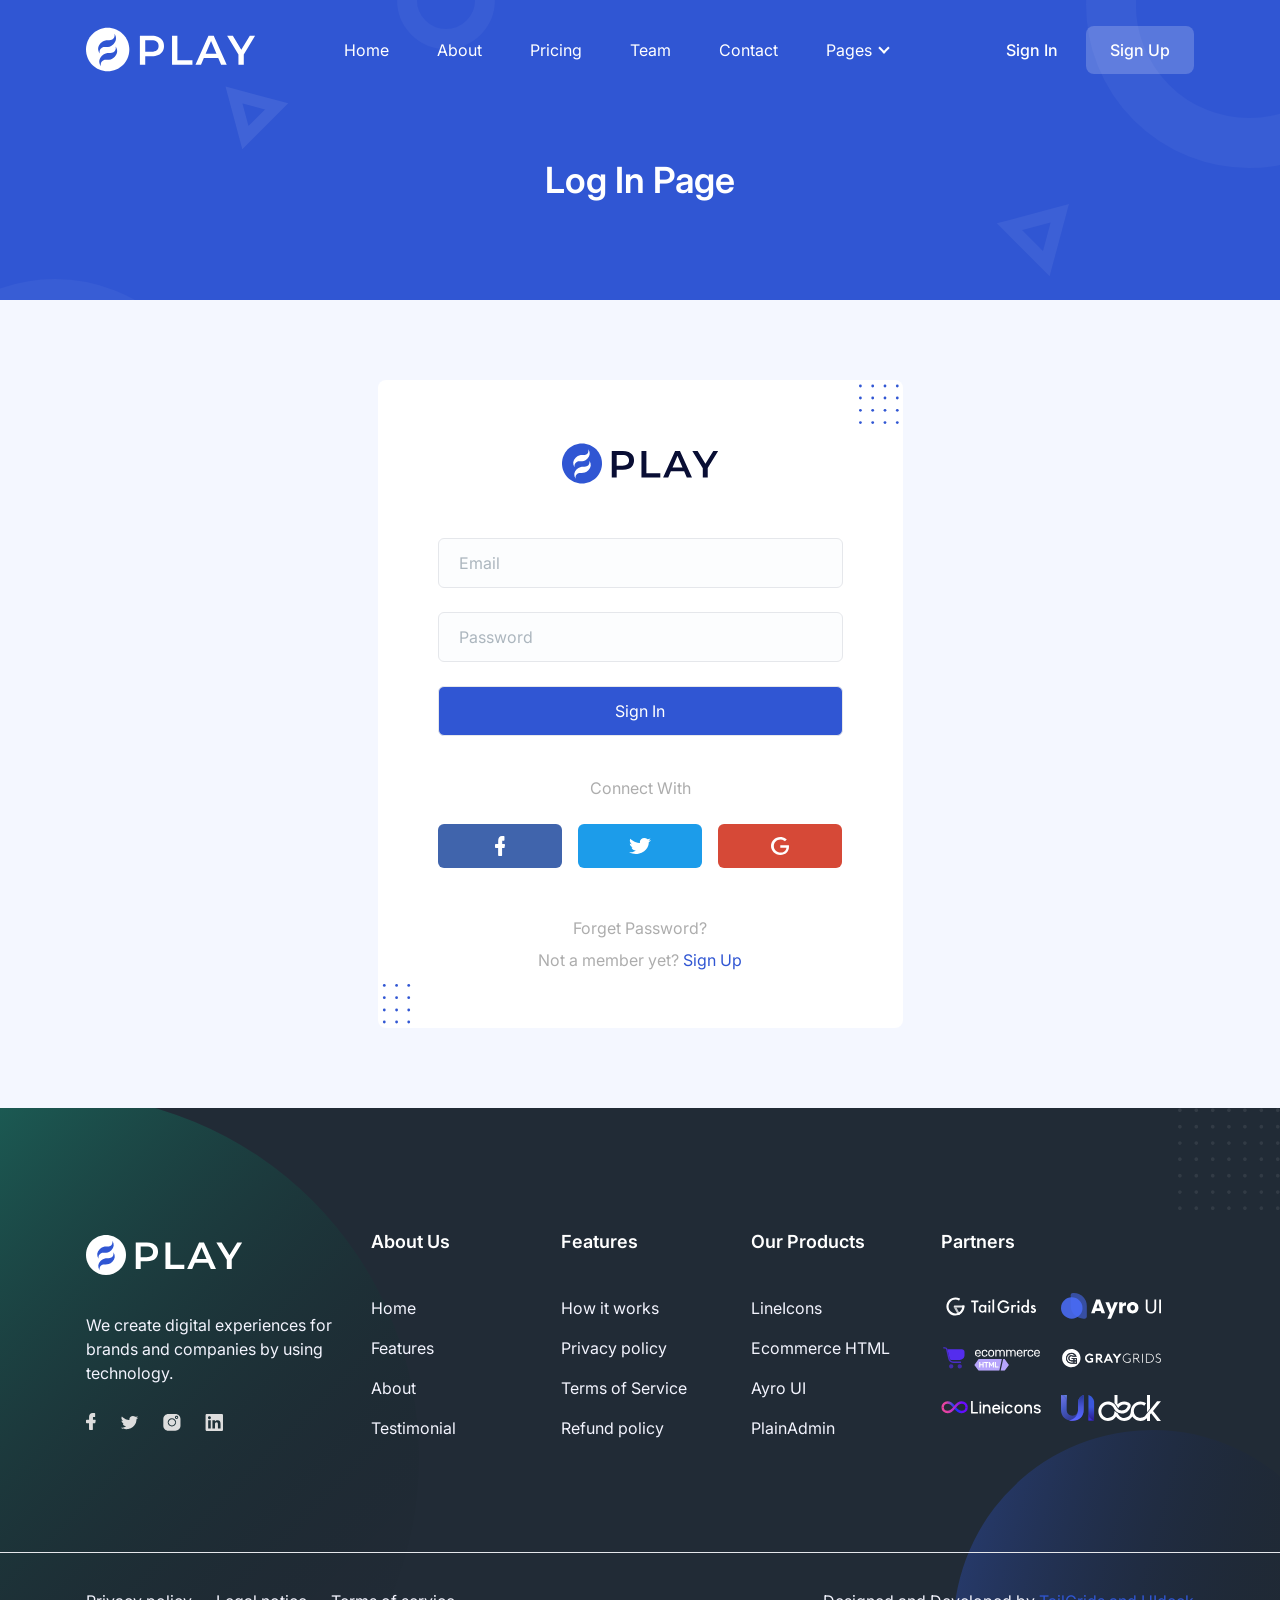
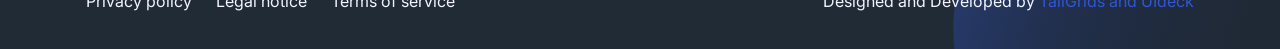
<file: signin.html>
<!DOCTYPE html>
<html lang="en">
  <head>
    <meta charset="UTF-8" />
    <meta http-equiv="X-UA-Compatible" content="IE=edge" />
    <meta name="viewport" content="width=device-width, initial-scale=1.0" />
    <title>Sign In | Play Tailwind</title>
    <link
      rel="shortcut icon"
      href="assets/images/favicon.png"
      type="image/x-icon"
    />
    <link rel="stylesheet" href="assets/css/animate.css" />
    <link rel="stylesheet" href="assets/css/tailwind.css" />

    <!-- ==== WOW JS ==== -->
    <script src="assets/js/wow.min.js"></script>
    <script>
      new WOW().init();
    </script>
  </head>
  <body>
    <!-- ====== Navbar Section Start -->
    <div
      class="ud-header absolute top-0 left-0 z-40 flex w-full items-center bg-transparent"
    >
      <div class="container">
        <div class="relative -mx-4 flex items-center justify-between">
          <div class="w-60 max-w-full px-4">
            <a href="index.html" class="navbar-logo block w-full py-5">
              <img
                src="assets/images/logo/logo-white.svg"
                alt="logo"
                class="header-logo w-full"
              />
            </a>
          </div>
          <div class="flex w-full items-center justify-between px-4">
            <div>
              <button
                id="navbarToggler"
                class="absolute right-4 top-1/2 block -translate-y-1/2 rounded-lg px-3 py-[6px] ring-primary focus:ring-2 lg:hidden"
              >
                <span
                  class="relative my-[6px] block h-[2px] w-[30px] bg-white"
                ></span>
                <span
                  class="relative my-[6px] block h-[2px] w-[30px] bg-white"
                ></span>
                <span
                  class="relative my-[6px] block h-[2px] w-[30px] bg-white"
                ></span>
              </button>
              <nav
                id="navbarCollapse"
                class="absolute right-4 top-full hidden w-full max-w-[250px] rounded-lg bg-white py-5 shadow-lg lg:static lg:block lg:w-full lg:max-w-full lg:bg-transparent lg:py-0 lg:px-4 lg:shadow-none xl:px-6"
              >
                <ul class="blcok lg:flex">
                  <li class="group relative">
                    <a
                      href="#home"
                      class="ud-menu-scroll mx-8 flex py-2 text-base text-dark group-hover:text-primary lg:mr-0 lg:inline-flex lg:py-6 lg:px-0 lg:text-white lg:group-hover:text-white lg:group-hover:opacity-70"
                    >
                      Home
                    </a>
                  </li>
                  <li class="group relative">
                    <a
                      href="/#about"
                      class="ud-menu-scroll mx-8 flex py-2 text-base text-dark group-hover:text-primary lg:mr-0 lg:ml-7 lg:inline-flex lg:py-6 lg:px-0 lg:text-white lg:group-hover:text-white lg:group-hover:opacity-70 xl:ml-12"
                    >
                      About
                    </a>
                  </li>
                  <li class="group relative">
                    <a
                      href="/#pricing"
                      class="ud-menu-scroll mx-8 flex py-2 text-base text-dark group-hover:text-primary lg:mr-0 lg:ml-7 lg:inline-flex lg:py-6 lg:px-0 lg:text-white lg:group-hover:text-white lg:group-hover:opacity-70 xl:ml-12"
                    >
                      Pricing
                    </a>
                  </li>
                  <li class="group relative">
                    <a
                      href="/#team"
                      class="ud-menu-scroll mx-8 flex py-2 text-base text-dark group-hover:text-primary lg:mr-0 lg:ml-7 lg:inline-flex lg:py-6 lg:px-0 lg:text-white lg:group-hover:text-white lg:group-hover:opacity-70 xl:ml-12"
                    >
                      Team
                    </a>
                  </li>
                  <li class="group relative">
                    <a
                      href="/#contact"
                      class="ud-menu-scroll mx-8 flex py-2 text-base text-dark group-hover:text-primary lg:mr-0 lg:ml-7 lg:inline-flex lg:py-6 lg:px-0 lg:text-white lg:group-hover:text-white lg:group-hover:opacity-70 xl:ml-12"
                    >
                      Contact
                    </a>
                  </li>
                  <li class="submenu-item group relative">
                    <a
                      href="javascript:void(0)"
                      class="relative mx-8 flex py-2 text-base text-dark after:absolute after:right-1 after:top-1/2 after:mt-[-2px] after:h-2 after:w-2 after:-translate-y-1/2 after:rotate-45 after:border-b-2 after:border-r-2 after:border-current group-hover:text-primary lg:mr-0 lg:ml-8 lg:inline-flex lg:py-6 lg:pl-0 lg:pr-4 lg:text-white lg:after:right-0 lg:group-hover:text-white lg:group-hover:opacity-70 xl:ml-12"
                    >
                      Pages
                    </a>
                    <div
                      class="submenu relative top-full left-0 hidden w-[250px] rounded-sm bg-white p-4 transition-[top] duration-300 group-hover:opacity-100 lg:invisible lg:absolute lg:top-[110%] lg:block lg:opacity-0 lg:shadow-lg lg:group-hover:visible lg:group-hover:top-full"
                    >
                      <a
                        href="about.html"
                        class="block rounded py-[10px] px-4 text-sm text-body-color hover:text-primary"
                      >
                        About Page
                      </a>
                      <a
                        href="pricing.html"
                        class="block rounded py-[10px] px-4 text-sm text-body-color hover:text-primary"
                      >
                        Pricing Page
                      </a>
                      <a
                        href="contact.html"
                        class="block rounded py-[10px] px-4 text-sm text-body-color hover:text-primary"
                      >
                        Contact Page
                      </a>
                      <a
                        href="blog-grids.html"
                        class="block rounded py-[10px] px-4 text-sm text-body-color hover:text-primary"
                      >
                        Blog Grid Page
                      </a>
                      <a
                        href="blog-details.html"
                        class="block rounded py-[10px] px-4 text-sm text-body-color hover:text-primary"
                      >
                        Blog Details Page
                      </a>

                      <a
                        href="signup.html"
                        class="block rounded py-[10px] px-4 text-sm text-body-color hover:text-primary"
                      >
                        Sign Up Page
                      </a>
                      <a
                        href="signin.html"
                        class="block rounded py-[10px] px-4 text-sm text-body-color hover:text-primary"
                      >
                        Sign In Page
                      </a>
                      <a
                        href="404.html"
                        class="block rounded py-[10px] px-4 text-sm text-body-color hover:text-primary"
                      >
                        404 Page
                      </a>
                    </div>
                  </li>
                </ul>
              </nav>
            </div>
            <div class="hidden justify-end pr-16 sm:flex lg:pr-0">
              <a
                href="signin.html"
                class="loginBtn py-3 px-7 text-base font-medium text-white hover:opacity-70"
              >
                Sign In
              </a>
              <a
                href="signup.html"
                class="signUpBtn rounded-lg bg-white bg-opacity-20 py-3 px-6 text-base font-medium text-white duration-300 ease-in-out hover:bg-opacity-100 hover:text-dark"
              >
                Sign Up
              </a>
            </div>
          </div>
        </div>
      </div>
    </div>
    <!-- ====== Navbar Section End -->

    <!-- ====== Banner Section Start -->
    <div
      class="relative z-10 overflow-hidden bg-primary pt-[120px] pb-[100px] md:pt-[130px] lg:pt-[160px]"
    >
      <div class="container">
        <div class="-mx-4 flex flex-wrap items-center">
          <div class="w-full px-4">
            <div class="text-center">
              <h1 class="text-4xl font-semibold text-white">Log In Page</h1>
            </div>
          </div>
        </div>
      </div>
      <div>
        <span class="absolute top-0 left-0 z-[-1]">
          <svg
            width="495"
            height="470"
            viewBox="0 0 495 470"
            fill="none"
            xmlns="http://www.w3.org/2000/svg"
          >
            <circle
              cx="55"
              cy="442"
              r="138"
              stroke="white"
              stroke-opacity="0.04"
              stroke-width="50"
            />
            <circle
              cx="446"
              r="39"
              stroke="white"
              stroke-opacity="0.04"
              stroke-width="20"
            />
            <path
              d="M245.406 137.609L233.985 94.9852L276.609 106.406L245.406 137.609Z"
              stroke="white"
              stroke-opacity="0.08"
              stroke-width="12"
            />
          </svg>
        </span>
        <span class="absolute top-0 right-0 z-[-1]">
          <svg
            width="493"
            height="470"
            viewBox="0 0 493 470"
            fill="none"
            xmlns="http://www.w3.org/2000/svg"
          >
            <circle
              cx="462"
              cy="5"
              r="138"
              stroke="white"
              stroke-opacity="0.04"
              stroke-width="50"
            />
            <circle
              cx="49"
              cy="470"
              r="39"
              stroke="white"
              stroke-opacity="0.04"
              stroke-width="20"
            />
            <path
              d="M222.393 226.701L272.808 213.192L259.299 263.607L222.393 226.701Z"
              stroke="white"
              stroke-opacity="0.06"
              stroke-width="13"
            />
          </svg>
        </span>
      </div>
    </div>
    <!-- ====== Banner Section End -->

    <!-- ====== Forms Section Start -->
    <section class="bg-[#F4F7FF] py-14 lg:py-20">
      <div class="container">
        <div class="-mx-4 flex flex-wrap">
          <div class="w-full px-4">
            <div
              class="wow fadeInUp relative mx-auto max-w-[525px] overflow-hidden rounded-lg bg-white py-14 px-8 text-center sm:px-12 md:px-[60px]"
              data-wow-delay=".15s"
            >
              <div class="mb-10 text-center">
                <a
                  href="javascript:void(0)"
                  class="mx-auto inline-block max-w-[160px]"
                >
                  <img src="assets/images/logo/logo.svg" alt="logo" />
                </a>
              </div>
              <form>
                <div class="mb-6">
                  <input
                    type="email"
                    placeholder="Email"
                    class="bordder-[#E9EDF4] w-full rounded-md border bg-[#FCFDFE] py-3 px-5 text-base text-body-color placeholder-[#ACB6BE] outline-none transition focus:border-primary focus-visible:shadow-none"
                  />
                </div>
                <div class="mb-6">
                  <input
                    type="password"
                    placeholder="Password"
                    class="bordder-[#E9EDF4] w-full rounded-md border bg-[#FCFDFE] py-3 px-5 text-base text-body-color placeholder-[#ACB6BE] outline-none transition focus:border-primary focus-visible:shadow-none"
                  />
                </div>
                <div class="mb-10">
                  <input
                    type="submit"
                    value="Sign In"
                    class="bordder-primary w-full cursor-pointer rounded-md border bg-primary py-3 px-5 text-base text-white transition duration-300 ease-in-out hover:shadow-md"
                  />
                </div>
              </form>
              <p class="mb-6 text-base text-[#adadad]">Connect With</p>
              <ul class="-mx-2 mb-12 flex justify-between">
                <li class="w-full px-2">
                  <a
                    href="javascript:void(0)"
                    class="flex h-11 items-center justify-center rounded-md bg-[#4064AC] transition hover:bg-opacity-90"
                  >
                    <svg
                      width="10"
                      height="20"
                      viewBox="0 0 10 20"
                      fill="none"
                      xmlns="http://www.w3.org/2000/svg"
                    >
                      <path
                        d="M9.29878 8H7.74898H7.19548V7.35484V5.35484V4.70968H7.74898H8.91133C9.21575 4.70968 9.46483 4.45161 9.46483 4.06452V0.645161C9.46483 0.290323 9.24343 0 8.91133 0H6.89106C4.70474 0 3.18262 1.80645 3.18262 4.48387V7.29032V7.93548H2.62912H0.747223C0.359774 7.93548 0 8.29032 0 8.80645V11.129C0 11.5806 0.304424 12 0.747223 12H2.57377H3.12727V12.6452V19.129C3.12727 19.5806 3.43169 20 3.87449 20H6.47593C6.64198 20 6.78036 19.9032 6.89106 19.7742C7.00176 19.6452 7.08478 19.4194 7.08478 19.2258V12.6774V12.0323H7.66596H8.91133C9.2711 12.0323 9.54785 11.7742 9.6032 11.3871V11.3548V11.3226L9.99065 9.09677C10.0183 8.87097 9.99065 8.6129 9.8246 8.35484C9.76925 8.19355 9.52018 8.03226 9.29878 8Z"
                        fill="white"
                      />
                    </svg>
                  </a>
                </li>
                <li class="w-full px-2">
                  <a
                    href="javascript:void(0)"
                    class="flex h-11 items-center justify-center rounded-md bg-[#1C9CEA] transition hover:bg-opacity-90"
                  >
                    <svg
                      width="22"
                      height="16"
                      viewBox="0 0 22 16"
                      fill="none"
                      xmlns="http://www.w3.org/2000/svg"
                    >
                      <path
                        d="M19.5516 2.75538L20.9 1.25245C21.2903 0.845401 21.3968 0.53229 21.4323 0.375734C20.3677 0.939335 19.3742 1.1272 18.7355 1.1272H18.4871L18.3452 1.00196C17.4935 0.344423 16.429 0 15.2935 0C12.8097 0 10.8581 1.81605 10.8581 3.91389C10.8581 4.03914 10.8581 4.22701 10.8935 4.35225L11 4.97847L10.2548 4.94716C5.7129 4.82192 1.9871 1.37769 1.38387 0.782779C0.390323 2.34834 0.958064 3.85127 1.56129 4.79061L2.76774 6.54403L0.851613 5.6047C0.887097 6.91977 1.45484 7.95303 2.55484 8.7045L3.5129 9.33072L2.55484 9.67515C3.15806 11.272 4.50645 11.9296 5.5 12.18L6.8129 12.4932L5.57097 13.2446C3.58387 14.4971 1.1 14.4031 0 14.3092C2.23548 15.6869 4.89677 16 6.74194 16C8.12581 16 9.15484 15.8748 9.40322 15.7808C19.3387 13.7143 19.8 5.8865 19.8 4.32094V4.10176L20.0129 3.97652C21.2194 2.97456 21.7161 2.44227 22 2.12916C21.8935 2.16047 21.7516 2.22309 21.6097 2.2544L19.5516 2.75538Z"
                        fill="white"
                      />
                    </svg>
                  </a>
                </li>
                <li class="w-full px-2">
                  <a
                    href="javascript:void(0)"
                    class="flex h-11 items-center justify-center rounded-md bg-[#D64937] transition hover:bg-opacity-90"
                  >
                    <svg
                      width="18"
                      height="18"
                      viewBox="0 0 18 18"
                      fill="none"
                      xmlns="http://www.w3.org/2000/svg"
                    >
                      <path
                        d="M17.8477 8.17132H9.29628V10.643H15.4342C15.1065 14.0743 12.2461 15.5574 9.47506 15.5574C5.95916 15.5574 2.8306 12.8821 2.8306 9.01461C2.8306 5.29251 5.81018 2.47185 9.47506 2.47185C12.2759 2.47185 13.9742 4.24567 13.9742 4.24567L15.7024 2.47185C15.7024 2.47185 13.3783 0.000145544 9.35587 0.000145544C4.05223 -0.0289334 0 4.30383 0 8.98553C0 13.5218 3.81386 18 9.44526 18C14.4212 18 17.9967 14.7141 17.9967 9.79974C18.0264 8.78198 17.8477 8.17132 17.8477 8.17132Z"
                        fill="white"
                      />
                    </svg>
                  </a>
                </li>
              </ul>
              <a
                href="javascript:void(0)"
                class="mb-2 inline-block text-base text-[#adadad] hover:text-primary"
              >
                Forget Password?
              </a>
              <p class="text-base text-[#adadad]">
                Not a member yet?
                <a href="signup.html" class="text-primary hover:underline">
                  Sign Up
                </a>
              </p>

              <div>
                <span class="absolute top-1 right-1">
                  <svg
                    width="40"
                    height="40"
                    viewBox="0 0 40 40"
                    fill="none"
                    xmlns="http://www.w3.org/2000/svg"
                  >
                    <circle
                      cx="1.39737"
                      cy="38.6026"
                      r="1.39737"
                      transform="rotate(-90 1.39737 38.6026)"
                      fill="#3056D3"
                    />
                    <circle
                      cx="1.39737"
                      cy="1.99122"
                      r="1.39737"
                      transform="rotate(-90 1.39737 1.99122)"
                      fill="#3056D3"
                    />
                    <circle
                      cx="13.6943"
                      cy="38.6026"
                      r="1.39737"
                      transform="rotate(-90 13.6943 38.6026)"
                      fill="#3056D3"
                    />
                    <circle
                      cx="13.6943"
                      cy="1.99122"
                      r="1.39737"
                      transform="rotate(-90 13.6943 1.99122)"
                      fill="#3056D3"
                    />
                    <circle
                      cx="25.9911"
                      cy="38.6026"
                      r="1.39737"
                      transform="rotate(-90 25.9911 38.6026)"
                      fill="#3056D3"
                    />
                    <circle
                      cx="25.9911"
                      cy="1.99122"
                      r="1.39737"
                      transform="rotate(-90 25.9911 1.99122)"
                      fill="#3056D3"
                    />
                    <circle
                      cx="38.288"
                      cy="38.6026"
                      r="1.39737"
                      transform="rotate(-90 38.288 38.6026)"
                      fill="#3056D3"
                    />
                    <circle
                      cx="38.288"
                      cy="1.99122"
                      r="1.39737"
                      transform="rotate(-90 38.288 1.99122)"
                      fill="#3056D3"
                    />
                    <circle
                      cx="1.39737"
                      cy="26.3057"
                      r="1.39737"
                      transform="rotate(-90 1.39737 26.3057)"
                      fill="#3056D3"
                    />
                    <circle
                      cx="13.6943"
                      cy="26.3057"
                      r="1.39737"
                      transform="rotate(-90 13.6943 26.3057)"
                      fill="#3056D3"
                    />
                    <circle
                      cx="25.9911"
                      cy="26.3057"
                      r="1.39737"
                      transform="rotate(-90 25.9911 26.3057)"
                      fill="#3056D3"
                    />
                    <circle
                      cx="38.288"
                      cy="26.3057"
                      r="1.39737"
                      transform="rotate(-90 38.288 26.3057)"
                      fill="#3056D3"
                    />
                    <circle
                      cx="1.39737"
                      cy="14.0086"
                      r="1.39737"
                      transform="rotate(-90 1.39737 14.0086)"
                      fill="#3056D3"
                    />
                    <circle
                      cx="13.6943"
                      cy="14.0086"
                      r="1.39737"
                      transform="rotate(-90 13.6943 14.0086)"
                      fill="#3056D3"
                    />
                    <circle
                      cx="25.9911"
                      cy="14.0086"
                      r="1.39737"
                      transform="rotate(-90 25.9911 14.0086)"
                      fill="#3056D3"
                    />
                    <circle
                      cx="38.288"
                      cy="14.0086"
                      r="1.39737"
                      transform="rotate(-90 38.288 14.0086)"
                      fill="#3056D3"
                    />
                  </svg>
                </span>
                <span class="absolute left-1 bottom-1">
                  <svg
                    width="29"
                    height="40"
                    viewBox="0 0 29 40"
                    fill="none"
                    xmlns="http://www.w3.org/2000/svg"
                  >
                    <circle
                      cx="2.288"
                      cy="25.9912"
                      r="1.39737"
                      transform="rotate(-90 2.288 25.9912)"
                      fill="#3056D3"
                    />
                    <circle
                      cx="14.5849"
                      cy="25.9911"
                      r="1.39737"
                      transform="rotate(-90 14.5849 25.9911)"
                      fill="#3056D3"
                    />
                    <circle
                      cx="26.7216"
                      cy="25.9911"
                      r="1.39737"
                      transform="rotate(-90 26.7216 25.9911)"
                      fill="#3056D3"
                    />
                    <circle
                      cx="2.288"
                      cy="13.6944"
                      r="1.39737"
                      transform="rotate(-90 2.288 13.6944)"
                      fill="#3056D3"
                    />
                    <circle
                      cx="14.5849"
                      cy="13.6943"
                      r="1.39737"
                      transform="rotate(-90 14.5849 13.6943)"
                      fill="#3056D3"
                    />
                    <circle
                      cx="26.7216"
                      cy="13.6943"
                      r="1.39737"
                      transform="rotate(-90 26.7216 13.6943)"
                      fill="#3056D3"
                    />
                    <circle
                      cx="2.288"
                      cy="38.0087"
                      r="1.39737"
                      transform="rotate(-90 2.288 38.0087)"
                      fill="#3056D3"
                    />
                    <circle
                      cx="2.288"
                      cy="1.39739"
                      r="1.39737"
                      transform="rotate(-90 2.288 1.39739)"
                      fill="#3056D3"
                    />
                    <circle
                      cx="14.5849"
                      cy="38.0089"
                      r="1.39737"
                      transform="rotate(-90 14.5849 38.0089)"
                      fill="#3056D3"
                    />
                    <circle
                      cx="26.7216"
                      cy="38.0089"
                      r="1.39737"
                      transform="rotate(-90 26.7216 38.0089)"
                      fill="#3056D3"
                    />
                    <circle
                      cx="14.5849"
                      cy="1.39761"
                      r="1.39737"
                      transform="rotate(-90 14.5849 1.39761)"
                      fill="#3056D3"
                    />
                    <circle
                      cx="26.7216"
                      cy="1.39761"
                      r="1.39737"
                      transform="rotate(-90 26.7216 1.39761)"
                      fill="#3056D3"
                    />
                  </svg>
                </span>
              </div>
            </div>
          </div>
        </div>
      </div>
    </section>
    <!-- ====== Forms Section End -->

    <!-- ====== Footer Section Start -->
    <footer
      class="wow fadeInUp relative z-10 bg-black pt-20 lg:pt-[120px]"
      data-wow-delay=".15s"
    >
      <div class="container">
        <div class="-mx-4 flex flex-wrap">
          <div class="w-full px-4 sm:w-1/2 md:w-1/2 lg:w-4/12 xl:w-3/12">
            <div class="mb-10 w-full">
              <a
                href="javascript:void(0)"
                class="mb-6 inline-block max-w-[160px]"
              >
                <img
                  src="assets/images/logo/logo-white.svg"
                  alt="logo"
                  class="max-w-full"
                />
              </a>
              <p class="mb-7 text-base text-[#f3f4fe]">
                We create digital experiences for brands and companies by using
                technology.
              </p>
              <div class="-mx-3 flex items-center">
                <a
                  href="javascript:void(0)"
                  class="px-3 text-[#dddddd] hover:text-white"
                >
                  <svg
                    width="10"
                    height="18"
                    viewBox="0 0 10 18"
                    class="fill-current"
                  >
                    <path
                      d="M9.00007 6.82105H7.50006H6.96434V6.27097V4.56571V4.01562H7.50006H8.62507C8.91971 4.01562 9.16078 3.79559 9.16078 3.46554V0.550085C9.16078 0.247538 8.9465 0 8.62507 0H6.66969C4.55361 0 3.08038 1.54024 3.08038 3.82309V6.21596V6.76605H2.54466H0.72322C0.348217 6.76605 0 7.06859 0 7.50866V9.48897C0 9.87402 0.294645 10.2316 0.72322 10.2316H2.49109H3.02681V10.7817V16.31C3.02681 16.6951 3.32145 17.0526 3.75003 17.0526H6.26791C6.42862 17.0526 6.56255 16.9701 6.66969 16.8601C6.77684 16.7501 6.8572 16.5576 6.8572 16.3925V10.8092V10.2591H7.4197H8.62507C8.97328 10.2591 9.24114 10.0391 9.29471 9.709V9.6815V9.65399L9.66972 7.7562C9.6965 7.56367 9.66972 7.34363 9.509 7.1236C9.45543 6.98608 9.21436 6.84856 9.00007 6.82105Z"
                    />
                  </svg>
                </a>
                <a
                  href="javascript:void(0)"
                  class="px-3 text-[#dddddd] hover:text-white"
                >
                  <svg
                    width="19"
                    height="15"
                    viewBox="0 0 19 15"
                    class="fill-current"
                  >
                    <path
                      d="M16.2622 3.17878L17.33 1.93293C17.6391 1.59551 17.7234 1.33595 17.7515 1.20618C16.9085 1.67337 16.1217 1.82911 15.6159 1.82911H15.4192L15.3068 1.72528C14.6324 1.18022 13.7894 0.894714 12.8902 0.894714C10.9233 0.894714 9.37779 2.40012 9.37779 4.13913C9.37779 4.24295 9.37779 4.39868 9.40589 4.5025L9.49019 5.02161L8.90009 4.99565C5.30334 4.89183 2.35288 2.03675 1.87518 1.5436C1.08839 2.84136 1.53799 4.08722 2.01568 4.86587L2.97107 6.31937L1.45369 5.54071C1.48179 6.63084 1.93138 7.48736 2.80247 8.11029L3.56116 8.62939L2.80247 8.9149C3.28017 10.2386 4.34795 10.7837 5.13474 10.9913L6.17443 11.2509L5.19094 11.8738C3.61736 12.912 1.65039 12.8342 0.779297 12.7563C2.54957 13.8983 4.65705 14.1579 6.11823 14.1579C7.21412 14.1579 8.02901 14.0541 8.2257 13.9762C16.0936 12.2631 16.4589 5.77431 16.4589 4.47655V4.29486L16.6275 4.19104C17.5829 3.36047 17.9763 2.91923 18.2011 2.65967C18.1168 2.68563 18.0044 2.73754 17.892 2.7635L16.2622 3.17878Z"
                    />
                  </svg>
                </a>
                <a
                  href="javascript:void(0)"
                  class="px-3 text-[#dddddd] hover:text-white"
                >
                  <svg
                    width="18"
                    height="18"
                    viewBox="0 0 18 18"
                    class="fill-current"
                  >
                    <path
                      d="M8.91688 12.4995C10.6918 12.4995 12.1306 11.0911 12.1306 9.35385C12.1306 7.61655 10.6918 6.20819 8.91688 6.20819C7.14197 6.20819 5.70312 7.61655 5.70312 9.35385C5.70312 11.0911 7.14197 12.4995 8.91688 12.4995Z"
                    />
                    <path
                      d="M12.4078 0.947388H5.37075C2.57257 0.947388 0.300781 3.17104 0.300781 5.90993V12.7436C0.300781 15.5367 2.57257 17.7604 5.37075 17.7604H12.3524C15.2059 17.7604 17.4777 15.5367 17.4777 12.7978V5.90993C17.4777 3.17104 15.2059 0.947388 12.4078 0.947388ZM8.91696 13.4758C6.56206 13.4758 4.70584 11.6047 4.70584 9.35389C4.70584 7.10312 6.58976 5.23199 8.91696 5.23199C11.2165 5.23199 13.1004 7.10312 13.1004 9.35389C13.1004 11.6047 11.2442 13.4758 8.91696 13.4758ZM14.735 5.61164C14.4579 5.90993 14.0423 6.07264 13.5714 6.07264C13.1558 6.07264 12.7402 5.90993 12.4078 5.61164C12.103 5.31334 11.9368 4.9337 11.9368 4.47269C11.9368 4.01169 12.103 3.65916 12.4078 3.33375C12.7125 3.00834 13.1004 2.84563 13.5714 2.84563C13.9869 2.84563 14.4302 3.00834 14.735 3.30663C15.012 3.65916 15.2059 4.06593 15.2059 4.49981C15.1782 4.9337 15.012 5.31334 14.735 5.61164Z"
                    />
                    <path
                      d="M13.5985 3.82184C13.2383 3.82184 12.9336 4.12013 12.9336 4.47266C12.9336 4.82519 13.2383 5.12349 13.5985 5.12349C13.9587 5.12349 14.2634 4.82519 14.2634 4.47266C14.2634 4.12013 13.9864 3.82184 13.5985 3.82184Z"
                    />
                  </svg>
                </a>
                <a
                  href="javascript:void(0)"
                  class="px-3 text-[#dddddd] hover:text-white"
                >
                  <svg
                    width="18"
                    height="18"
                    viewBox="0 0 18 18"
                    class="fill-current"
                  >
                    <path
                      d="M16.7821 0.947388H1.84847C1.14272 0.947388 0.578125 1.49747 0.578125 2.18508V16.7623C0.578125 17.4224 1.14272 18 1.84847 18H16.7257C17.4314 18 17.996 17.4499 17.996 16.7623V2.15757C18.0525 1.49747 17.4879 0.947388 16.7821 0.947388ZM5.7442 15.4421H3.17528V7.32837H5.7442V15.4421ZM4.44563 6.2007C3.59873 6.2007 2.94944 5.5406 2.94944 4.74297C2.94944 3.94535 3.62696 3.28525 4.44563 3.28525C5.26429 3.28525 5.94181 3.94535 5.94181 4.74297C5.94181 5.5406 5.32075 6.2007 4.44563 6.2007ZM15.4835 15.4421H12.9146V11.509C12.9146 10.5739 12.8864 9.33618 11.5596 9.33618C10.2045 9.33618 10.0069 10.3813 10.0069 11.4265V15.4421H7.438V7.32837H9.95046V8.45605H9.9787C10.3457 7.79594 11.1644 7.13584 12.4347 7.13584C15.0601 7.13584 15.54 8.7861 15.54 11.0414V15.4421H15.4835Z"
                    />
                  </svg>
                </a>
              </div>
            </div>
          </div>
          <div class="w-full px-4 sm:w-1/2 md:w-1/2 lg:w-2/12 xl:w-2/12">
            <div class="mb-10 w-full">
              <h4 class="mb-9 text-lg font-semibold text-white">About Us</h4>
              <ul>
                <li>
                  <a
                    href="javascript:void(0)"
                    class="mb-2 inline-block text-base leading-loose text-[#f3f4fe] hover:text-primary"
                  >
                    Home
                  </a>
                </li>
                <li>
                  <a
                    href="javascript:void(0)"
                    class="mb-2 inline-block text-base leading-loose text-[#f3f4fe] hover:text-primary"
                  >
                    Features
                  </a>
                </li>
                <li>
                  <a
                    href="javascript:void(0)"
                    class="mb-2 inline-block text-base leading-loose text-[#f3f4fe] hover:text-primary"
                  >
                    About
                  </a>
                </li>
                <li>
                  <a
                    href="javascript:void(0)"
                    class="mb-2 inline-block text-base leading-loose text-[#f3f4fe] hover:text-primary"
                  >
                    Testimonial
                  </a>
                </li>
              </ul>
            </div>
          </div>
          <div class="w-full px-4 sm:w-1/2 md:w-1/2 lg:w-3/12 xl:w-2/12">
            <div class="mb-10 w-full">
              <h4 class="mb-9 text-lg font-semibold text-white">Features</h4>
              <ul>
                <li>
                  <a
                    href="javascript:void(0)"
                    class="mb-2 inline-block text-base leading-loose text-[#f3f4fe] hover:text-primary"
                  >
                    How it works
                  </a>
                </li>
                <li>
                  <a
                    href="javascript:void(0)"
                    class="mb-2 inline-block text-base leading-loose text-[#f3f4fe] hover:text-primary"
                  >
                    Privacy policy
                  </a>
                </li>
                <li>
                  <a
                    href="javascript:void(0)"
                    class="mb-2 inline-block text-base leading-loose text-[#f3f4fe] hover:text-primary"
                  >
                    Terms of Service
                  </a>
                </li>
                <li>
                  <a
                    href="javascript:void(0)"
                    class="mb-2 inline-block text-base leading-loose text-[#f3f4fe] hover:text-primary"
                  >
                    Refund policy
                  </a>
                </li>
              </ul>
            </div>
          </div>
          <div class="w-full px-4 sm:w-1/2 md:w-1/2 lg:w-3/12 xl:w-2/12">
            <div class="mb-10 w-full">
              <h4 class="mb-9 text-lg font-semibold text-white">
                Our Products
              </h4>
              <ul>
                <li>
                  <a
                    href="javascript:void(0)"
                    class="mb-2 inline-block text-base leading-loose text-[#f3f4fe] hover:text-primary"
                  >
                    LineIcons
                  </a>
                </li>
                <li>
                  <a
                    href="javascript:void(0)"
                    class="mb-2 inline-block text-base leading-loose text-[#f3f4fe] hover:text-primary"
                  >
                    Ecommerce HTML
                  </a>
                </li>
                <li>
                  <a
                    href="javascript:void(0)"
                    class="mb-2 inline-block text-base leading-loose text-[#f3f4fe] hover:text-primary"
                  >
                    Ayro UI
                  </a>
                </li>
                <li>
                  <a
                    href="javascript:void(0)"
                    class="mb-2 inline-block text-base leading-loose text-[#f3f4fe] hover:text-primary"
                  >
                    PlainAdmin
                  </a>
                </li>
              </ul>
            </div>
          </div>
          <div class="w-full px-4 md:w-2/3 lg:w-6/12 xl:w-3/12">
            <div class="mb-10 w-full">
              <h4 class="mb-9 text-lg font-semibold text-white">Partners</h4>
              <ul class="flex flex-wrap items-center">
                <li>
                  <a
                    href="https://tailgrids.com"
                    rel="nofollow noopner"
                    target="_blank"
                    class="mb-6 mr-5 block max-w-[120px] xl:max-w-[100px] 2xl:max-w-[120px]"
                  >
                    <img
                      src="assets/images/footer/brands/tailgrids.svg"
                      alt="tailgrids"
                    />
                  </a>
                </li>
                <li>
                  <a
                    href="https://ayroui.com"
                    rel="nofollow noopner"
                    target="_blank"
                    class="mb-6 mr-5 block max-w-[120px] xl:max-w-[100px] 2xl:max-w-[120px]"
                  >
                    <img
                      src="assets/images/footer/brands/ayroui.svg"
                      alt="ayroui"
                    />
                  </a>
                </li>
                <li>
                  <a
                    href="https://ecommercehtml.com"
                    rel="nofollow noopner"
                    target="_blank"
                    class="mb-6 mr-5 block max-w-[120px] xl:max-w-[100px] 2xl:max-w-[120px]"
                  >
                    <img
                      src="assets/images/footer/brands/ecommerce-html.svg"
                      alt="ecommerce-html"
                    />
                  </a>
                </li>
                <li>
                  <a
                    href="https://graygrids.com"
                    rel="nofollow noopner"
                    target="_blank"
                    class="mb-6 mr-5 block max-w-[120px] xl:max-w-[100px] 2xl:max-w-[120px]"
                  >
                    <img
                      src="assets/images/footer/brands/graygrids.svg"
                      alt="graygrids"
                    />
                  </a>
                </li>
                <li>
                  <a
                    href="https://lineicons.com"
                    rel="nofollow noopner"
                    target="_blank"
                    class="mb-6 mr-5 block max-w-[120px] xl:max-w-[100px] 2xl:max-w-[120px]"
                  >
                    <img
                      src="assets/images/footer/brands/lineicons.svg"
                      alt="lineicons"
                    />
                  </a>
                </li>
                <li>
                  <a
                    href="https://uideck.com"
                    rel="nofollow noopner"
                    target="_blank"
                    class="mb-6 mr-5 block max-w-[120px] xl:max-w-[100px] 2xl:max-w-[120px]"
                  >
                    <img
                      src="assets/images/footer/brands/uideck.svg"
                      alt="uideck"
                    />
                  </a>
                </li>
              </ul>
            </div>
          </div>
        </div>
      </div>

      <div class="mt-12 border-t border-opacity-40 py-8 lg:mt-[60px]">
        <div class="container">
          <div class="-mx-4 flex flex-wrap">
            <div class="w-full px-4 md:w-2/3 lg:w-1/2">
              <div class="my-1">
                <div
                  class="-mx-3 flex items-center justify-center md:justify-start"
                >
                  <a
                    href="javascript:void(0)"
                    class="px-3 text-base text-[#f3f4fe] hover:text-primary"
                  >
                    Privacy policy
                  </a>
                  <a
                    href="javascript:void(0)"
                    class="px-3 text-base text-[#f3f4fe] hover:text-primary"
                  >
                    Legal notice
                  </a>
                  <a
                    href="javascript:void(0)"
                    class="px-3 text-base text-[#f3f4fe] hover:text-primary"
                  >
                    Terms of service
                  </a>
                </div>
              </div>
            </div>
            <div class="w-full px-4 md:w-1/3 lg:w-1/2">
              <div class="my-1 flex justify-center md:justify-end">
                <p class="text-base text-[#f3f4fe]">
                  Designed and Developed by
                  <a
                    href="https://tailgrids.com"
                    rel="nofollow noopner"
                    target="_blank"
                    class="text-primary hover:underline"
                  >
                    TailGrids and UIdeck
                  </a>
                </p>
              </div>
            </div>
          </div>
        </div>
      </div>

      <div>
        <span class="absolute left-0 top-0 z-[-1]">
          <img src="assets/images/footer/shape-1.svg" alt="" />
        </span>

        <span class="absolute bottom-0 right-0 z-[-1]">
          <img src="assets/images/footer/shape-3.svg" alt="" />
        </span>

        <span class="absolute top-0 right-0 z-[-1]">
          <svg
            width="102"
            height="102"
            viewBox="0 0 102 102"
            fill="none"
            xmlns="http://www.w3.org/2000/svg"
          >
            <path
              d="M1.8667 33.1956C2.89765 33.1956 3.7334 34.0318 3.7334 35.0633C3.7334 36.0947 2.89765 36.9309 1.8667 36.9309C0.835744 36.9309 4.50645e-08 36.0947 0 35.0633C-4.50645e-08 34.0318 0.835744 33.1956 1.8667 33.1956Z"
              fill="white"
              fill-opacity="0.08"
            ></path>
            <path
              d="M18.2939 33.1956C19.3249 33.1956 20.1606 34.0318 20.1606 35.0633C20.1606 36.0947 19.3249 36.9309 18.2939 36.9309C17.263 36.9309 16.4272 36.0947 16.4272 35.0633C16.4272 34.0318 17.263 33.1956 18.2939 33.1956Z"
              fill="white"
              fill-opacity="0.08"
            ></path>
            <path
              d="M34.7209 33.195C35.7519 33.195 36.5876 34.0311 36.5876 35.0626C36.5876 36.0941 35.7519 36.9303 34.7209 36.9303C33.69 36.9303 32.8542 36.0941 32.8542 35.0626C32.8542 34.0311 33.69 33.195 34.7209 33.195Z"
              fill="white"
              fill-opacity="0.08"
            ></path>
            <path
              d="M50.9341 33.195C51.965 33.195 52.8008 34.0311 52.8008 35.0626C52.8008 36.0941 51.965 36.9303 50.9341 36.9303C49.9031 36.9303 49.0674 36.0941 49.0674 35.0626C49.0674 34.0311 49.9031 33.195 50.9341 33.195Z"
              fill="white"
              fill-opacity="0.08"
            ></path>
            <path
              d="M1.8667 16.7605C2.89765 16.7605 3.7334 17.5966 3.7334 18.6281C3.7334 19.6596 2.89765 20.4957 1.8667 20.4957C0.835744 20.4957 4.50645e-08 19.6596 0 18.6281C-4.50645e-08 17.5966 0.835744 16.7605 1.8667 16.7605Z"
              fill="white"
              fill-opacity="0.08"
            ></path>
            <path
              d="M18.2939 16.7605C19.3249 16.7605 20.1606 17.5966 20.1606 18.6281C20.1606 19.6596 19.3249 20.4957 18.2939 20.4957C17.263 20.4957 16.4272 19.6596 16.4272 18.6281C16.4272 17.5966 17.263 16.7605 18.2939 16.7605Z"
              fill="white"
              fill-opacity="0.08"
            ></path>
            <path
              d="M34.7209 16.7605C35.7519 16.7605 36.5876 17.5966 36.5876 18.6281C36.5876 19.6596 35.7519 20.4957 34.7209 20.4957C33.69 20.4957 32.8542 19.6596 32.8542 18.6281C32.8542 17.5966 33.69 16.7605 34.7209 16.7605Z"
              fill="white"
              fill-opacity="0.08"
            ></path>
            <path
              d="M50.9341 16.7605C51.965 16.7605 52.8008 17.5966 52.8008 18.6281C52.8008 19.6596 51.965 20.4957 50.9341 20.4957C49.9031 20.4957 49.0674 19.6596 49.0674 18.6281C49.0674 17.5966 49.9031 16.7605 50.9341 16.7605Z"
              fill="white"
              fill-opacity="0.08"
            ></path>
            <path
              d="M1.8667 0.324951C2.89765 0.324951 3.7334 1.16115 3.7334 2.19261C3.7334 3.22408 2.89765 4.06024 1.8667 4.06024C0.835744 4.06024 4.50645e-08 3.22408 0 2.19261C-4.50645e-08 1.16115 0.835744 0.324951 1.8667 0.324951Z"
              fill="white"
              fill-opacity="0.08"
            ></path>
            <path
              d="M18.2939 0.324951C19.3249 0.324951 20.1606 1.16115 20.1606 2.19261C20.1606 3.22408 19.3249 4.06024 18.2939 4.06024C17.263 4.06024 16.4272 3.22408 16.4272 2.19261C16.4272 1.16115 17.263 0.324951 18.2939 0.324951Z"
              fill="white"
              fill-opacity="0.08"
            ></path>
            <path
              d="M34.7209 0.325302C35.7519 0.325302 36.5876 1.16147 36.5876 2.19293C36.5876 3.2244 35.7519 4.06056 34.7209 4.06056C33.69 4.06056 32.8542 3.2244 32.8542 2.19293C32.8542 1.16147 33.69 0.325302 34.7209 0.325302Z"
              fill="white"
              fill-opacity="0.08"
            ></path>
            <path
              d="M50.9341 0.325302C51.965 0.325302 52.8008 1.16147 52.8008 2.19293C52.8008 3.2244 51.965 4.06056 50.9341 4.06056C49.9031 4.06056 49.0674 3.2244 49.0674 2.19293C49.0674 1.16147 49.9031 0.325302 50.9341 0.325302Z"
              fill="white"
              fill-opacity="0.08"
            ></path>
            <path
              d="M66.9037 33.1956C67.9346 33.1956 68.7704 34.0318 68.7704 35.0633C68.7704 36.0947 67.9346 36.9309 66.9037 36.9309C65.8727 36.9309 65.037 36.0947 65.037 35.0633C65.037 34.0318 65.8727 33.1956 66.9037 33.1956Z"
              fill="white"
              fill-opacity="0.08"
            ></path>
            <path
              d="M83.3307 33.1956C84.3616 33.1956 85.1974 34.0318 85.1974 35.0633C85.1974 36.0947 84.3616 36.9309 83.3307 36.9309C82.2997 36.9309 81.464 36.0947 81.464 35.0633C81.464 34.0318 82.2997 33.1956 83.3307 33.1956Z"
              fill="white"
              fill-opacity="0.08"
            ></path>
            <path
              d="M99.7576 33.1956C100.789 33.1956 101.624 34.0318 101.624 35.0633C101.624 36.0947 100.789 36.9309 99.7576 36.9309C98.7266 36.9309 97.8909 36.0947 97.8909 35.0633C97.8909 34.0318 98.7266 33.1956 99.7576 33.1956Z"
              fill="white"
              fill-opacity="0.08"
            ></path>
            <path
              d="M66.9037 16.7605C67.9346 16.7605 68.7704 17.5966 68.7704 18.6281C68.7704 19.6596 67.9346 20.4957 66.9037 20.4957C65.8727 20.4957 65.037 19.6596 65.037 18.6281C65.037 17.5966 65.8727 16.7605 66.9037 16.7605Z"
              fill="white"
              fill-opacity="0.08"
            ></path>
            <path
              d="M83.3307 16.7605C84.3616 16.7605 85.1974 17.5966 85.1974 18.6281C85.1974 19.6596 84.3616 20.4957 83.3307 20.4957C82.2997 20.4957 81.464 19.6596 81.464 18.6281C81.464 17.5966 82.2997 16.7605 83.3307 16.7605Z"
              fill="white"
              fill-opacity="0.08"
            ></path>
            <path
              d="M99.7576 16.7605C100.789 16.7605 101.624 17.5966 101.624 18.6281C101.624 19.6596 100.789 20.4957 99.7576 20.4957C98.7266 20.4957 97.8909 19.6596 97.8909 18.6281C97.8909 17.5966 98.7266 16.7605 99.7576 16.7605Z"
              fill="white"
              fill-opacity="0.08"
            ></path>
            <path
              d="M66.9037 0.324966C67.9346 0.324966 68.7704 1.16115 68.7704 2.19261C68.7704 3.22408 67.9346 4.06024 66.9037 4.06024C65.8727 4.06024 65.037 3.22408 65.037 2.19261C65.037 1.16115 65.8727 0.324966 66.9037 0.324966Z"
              fill="white"
              fill-opacity="0.08"
            ></path>
            <path
              d="M83.3307 0.324951C84.3616 0.324951 85.1974 1.16115 85.1974 2.19261C85.1974 3.22408 84.3616 4.06024 83.3307 4.06024C82.2997 4.06024 81.464 3.22408 81.464 2.19261C81.464 1.16115 82.2997 0.324951 83.3307 0.324951Z"
              fill="white"
              fill-opacity="0.08"
            ></path>
            <path
              d="M99.7576 0.324951C100.789 0.324951 101.624 1.16115 101.624 2.19261C101.624 3.22408 100.789 4.06024 99.7576 4.06024C98.7266 4.06024 97.8909 3.22408 97.8909 2.19261C97.8909 1.16115 98.7266 0.324951 99.7576 0.324951Z"
              fill="white"
              fill-opacity="0.08"
            ></path>
            <path
              d="M1.8667 82.2029C2.89765 82.2029 3.7334 83.039 3.7334 84.0705C3.7334 85.102 2.89765 85.9382 1.8667 85.9382C0.835744 85.9382 4.50645e-08 85.102 0 84.0705C-4.50645e-08 83.039 0.835744 82.2029 1.8667 82.2029Z"
              fill="white"
              fill-opacity="0.08"
            ></path>
            <path
              d="M18.2939 82.2029C19.3249 82.2029 20.1606 83.039 20.1606 84.0705C20.1606 85.102 19.3249 85.9382 18.2939 85.9382C17.263 85.9382 16.4272 85.102 16.4272 84.0705C16.4272 83.039 17.263 82.2029 18.2939 82.2029Z"
              fill="white"
              fill-opacity="0.08"
            ></path>
            <path
              d="M34.7209 82.2026C35.7519 82.2026 36.5876 83.0387 36.5876 84.0702C36.5876 85.1017 35.7519 85.9378 34.7209 85.9378C33.69 85.9378 32.8542 85.1017 32.8542 84.0702C32.8542 83.0387 33.69 82.2026 34.7209 82.2026Z"
              fill="white"
              fill-opacity="0.08"
            ></path>
            <path
              d="M50.9341 82.2026C51.965 82.2026 52.8008 83.0387 52.8008 84.0702C52.8008 85.1017 51.965 85.9378 50.9341 85.9378C49.9031 85.9378 49.0674 85.1017 49.0674 84.0702C49.0674 83.0387 49.9031 82.2026 50.9341 82.2026Z"
              fill="white"
              fill-opacity="0.08"
            ></path>
            <path
              d="M1.8667 65.7677C2.89765 65.7677 3.7334 66.6039 3.7334 67.6353C3.7334 68.6668 2.89765 69.503 1.8667 69.503C0.835744 69.503 4.50645e-08 68.6668 0 67.6353C-4.50645e-08 66.6039 0.835744 65.7677 1.8667 65.7677Z"
              fill="white"
              fill-opacity="0.08"
            ></path>
            <path
              d="M18.2939 65.7677C19.3249 65.7677 20.1606 66.6039 20.1606 67.6353C20.1606 68.6668 19.3249 69.503 18.2939 69.503C17.263 69.503 16.4272 68.6668 16.4272 67.6353C16.4272 66.6039 17.263 65.7677 18.2939 65.7677Z"
              fill="white"
              fill-opacity="0.08"
            ></path>
            <path
              d="M34.7209 65.7674C35.7519 65.7674 36.5876 66.6036 36.5876 67.635C36.5876 68.6665 35.7519 69.5027 34.7209 69.5027C33.69 69.5027 32.8542 68.6665 32.8542 67.635C32.8542 66.6036 33.69 65.7674 34.7209 65.7674Z"
              fill="white"
              fill-opacity="0.08"
            ></path>
            <path
              d="M50.9341 65.7674C51.965 65.7674 52.8008 66.6036 52.8008 67.635C52.8008 68.6665 51.965 69.5027 50.9341 69.5027C49.9031 69.5027 49.0674 68.6665 49.0674 67.635C49.0674 66.6036 49.9031 65.7674 50.9341 65.7674Z"
              fill="white"
              fill-opacity="0.08"
            ></path>
            <path
              d="M1.8667 98.2644C2.89765 98.2644 3.7334 99.1005 3.7334 100.132C3.7334 101.163 2.89765 102 1.8667 102C0.835744 102 4.50645e-08 101.163 0 100.132C-4.50645e-08 99.1005 0.835744 98.2644 1.8667 98.2644Z"
              fill="white"
              fill-opacity="0.08"
            ></path>
            <path
              d="M1.8667 49.3322C2.89765 49.3322 3.7334 50.1684 3.7334 51.1998C3.7334 52.2313 2.89765 53.0675 1.8667 53.0675C0.835744 53.0675 4.50645e-08 52.2313 0 51.1998C-4.50645e-08 50.1684 0.835744 49.3322 1.8667 49.3322Z"
              fill="white"
              fill-opacity="0.08"
            ></path>
            <path
              d="M18.2939 98.2644C19.3249 98.2644 20.1606 99.1005 20.1606 100.132C20.1606 101.163 19.3249 102 18.2939 102C17.263 102 16.4272 101.163 16.4272 100.132C16.4272 99.1005 17.263 98.2644 18.2939 98.2644Z"
              fill="white"
              fill-opacity="0.08"
            ></path>
            <path
              d="M18.2939 49.3322C19.3249 49.3322 20.1606 50.1684 20.1606 51.1998C20.1606 52.2313 19.3249 53.0675 18.2939 53.0675C17.263 53.0675 16.4272 52.2313 16.4272 51.1998C16.4272 50.1684 17.263 49.3322 18.2939 49.3322Z"
              fill="white"
              fill-opacity="0.08"
            ></path>
            <path
              d="M34.7209 98.2647C35.7519 98.2647 36.5876 99.1008 36.5876 100.132C36.5876 101.164 35.7519 102 34.7209 102C33.69 102 32.8542 101.164 32.8542 100.132C32.8542 99.1008 33.69 98.2647 34.7209 98.2647Z"
              fill="white"
              fill-opacity="0.08"
            ></path>
            <path
              d="M50.9341 98.2647C51.965 98.2647 52.8008 99.1008 52.8008 100.132C52.8008 101.164 51.965 102 50.9341 102C49.9031 102 49.0674 101.164 49.0674 100.132C49.0674 99.1008 49.9031 98.2647 50.9341 98.2647Z"
              fill="white"
              fill-opacity="0.08"
            ></path>
            <path
              d="M34.7209 49.3326C35.7519 49.3326 36.5876 50.1687 36.5876 51.2002C36.5876 52.2317 35.7519 53.0678 34.7209 53.0678C33.69 53.0678 32.8542 52.2317 32.8542 51.2002C32.8542 50.1687 33.69 49.3326 34.7209 49.3326Z"
              fill="white"
              fill-opacity="0.08"
            ></path>
            <path
              d="M50.9341 49.3326C51.965 49.3326 52.8008 50.1687 52.8008 51.2002C52.8008 52.2317 51.965 53.0678 50.9341 53.0678C49.9031 53.0678 49.0674 52.2317 49.0674 51.2002C49.0674 50.1687 49.9031 49.3326 50.9341 49.3326Z"
              fill="white"
              fill-opacity="0.08"
            ></path>
            <path
              d="M66.9037 82.2029C67.9346 82.2029 68.7704 83.0391 68.7704 84.0705C68.7704 85.102 67.9346 85.9382 66.9037 85.9382C65.8727 85.9382 65.037 85.102 65.037 84.0705C65.037 83.0391 65.8727 82.2029 66.9037 82.2029Z"
              fill="white"
              fill-opacity="0.08"
            ></path>
            <path
              d="M83.3307 82.2029C84.3616 82.2029 85.1974 83.0391 85.1974 84.0705C85.1974 85.102 84.3616 85.9382 83.3307 85.9382C82.2997 85.9382 81.464 85.102 81.464 84.0705C81.464 83.0391 82.2997 82.2029 83.3307 82.2029Z"
              fill="white"
              fill-opacity="0.08"
            ></path>
            <path
              d="M99.7576 82.2029C100.789 82.2029 101.624 83.039 101.624 84.0705C101.624 85.102 100.789 85.9382 99.7576 85.9382C98.7266 85.9382 97.8909 85.102 97.8909 84.0705C97.8909 83.039 98.7266 82.2029 99.7576 82.2029Z"
              fill="white"
              fill-opacity="0.08"
            ></path>
            <path
              d="M66.9037 65.7674C67.9346 65.7674 68.7704 66.6036 68.7704 67.635C68.7704 68.6665 67.9346 69.5027 66.9037 69.5027C65.8727 69.5027 65.037 68.6665 65.037 67.635C65.037 66.6036 65.8727 65.7674 66.9037 65.7674Z"
              fill="white"
              fill-opacity="0.08"
            ></path>
            <path
              d="M83.3307 65.7677C84.3616 65.7677 85.1974 66.6039 85.1974 67.6353C85.1974 68.6668 84.3616 69.503 83.3307 69.503C82.2997 69.503 81.464 68.6668 81.464 67.6353C81.464 66.6039 82.2997 65.7677 83.3307 65.7677Z"
              fill="white"
              fill-opacity="0.08"
            ></path>
            <path
              d="M99.7576 65.7677C100.789 65.7677 101.624 66.6039 101.624 67.6353C101.624 68.6668 100.789 69.503 99.7576 69.503C98.7266 69.503 97.8909 68.6668 97.8909 67.6353C97.8909 66.6039 98.7266 65.7677 99.7576 65.7677Z"
              fill="white"
              fill-opacity="0.08"
            ></path>
            <path
              d="M66.9037 98.2644C67.9346 98.2644 68.7704 99.1005 68.7704 100.132C68.7704 101.163 67.9346 102 66.9037 102C65.8727 102 65.037 101.163 65.037 100.132C65.037 99.1005 65.8727 98.2644 66.9037 98.2644Z"
              fill="white"
              fill-opacity="0.08"
            ></path>
            <path
              d="M66.9037 49.3322C67.9346 49.3322 68.7704 50.1684 68.7704 51.1998C68.7704 52.2313 67.9346 53.0675 66.9037 53.0675C65.8727 53.0675 65.037 52.2313 65.037 51.1998C65.037 50.1684 65.8727 49.3322 66.9037 49.3322Z"
              fill="white"
              fill-opacity="0.08"
            ></path>
            <path
              d="M83.3307 98.2644C84.3616 98.2644 85.1974 99.1005 85.1974 100.132C85.1974 101.163 84.3616 102 83.3307 102C82.2997 102 81.464 101.163 81.464 100.132C81.464 99.1005 82.2997 98.2644 83.3307 98.2644Z"
              fill="white"
              fill-opacity="0.08"
            ></path>
            <path
              d="M83.3307 49.3322C84.3616 49.3322 85.1974 50.1684 85.1974 51.1998C85.1974 52.2313 84.3616 53.0675 83.3307 53.0675C82.2997 53.0675 81.464 52.2313 81.464 51.1998C81.464 50.1684 82.2997 49.3322 83.3307 49.3322Z"
              fill="white"
              fill-opacity="0.08"
            ></path>
            <path
              d="M99.7576 98.2644C100.789 98.2644 101.624 99.1005 101.624 100.132C101.624 101.163 100.789 102 99.7576 102C98.7266 102 97.8909 101.163 97.8909 100.132C97.8909 99.1005 98.7266 98.2644 99.7576 98.2644Z"
              fill="white"
              fill-opacity="0.08"
            ></path>
            <path
              d="M99.7576 49.3322C100.789 49.3322 101.624 50.1684 101.624 51.1998C101.624 52.2313 100.789 53.0675 99.7576 53.0675C98.7266 53.0675 97.8909 52.2313 97.8909 51.1998C97.8909 50.1684 98.7266 49.3322 99.7576 49.3322Z"
              fill="white"
              fill-opacity="0.08"
            ></path>
          </svg>
        </span>
      </div>
    </footer>
    <!-- ====== Footer Section End -->

    <!-- ====== Back To Top Start -->
    <a
      href="javascript:void(0)"
      class="back-to-top fixed bottom-8 right-8 left-auto z-[999] hidden h-10 w-10 items-center justify-center rounded-md bg-primary text-white shadow-md transition duration-300 ease-in-out hover:bg-dark"
    >
      <span
        class="mt-[6px] h-3 w-3 rotate-45 border-t border-l border-white"
      ></span>
    </a>
    <!-- ====== Back To Top End -->

    <!-- ====== All Scripts -->
    <script src="assets/js/main.js"></script>
  </body>
</html>
</file>
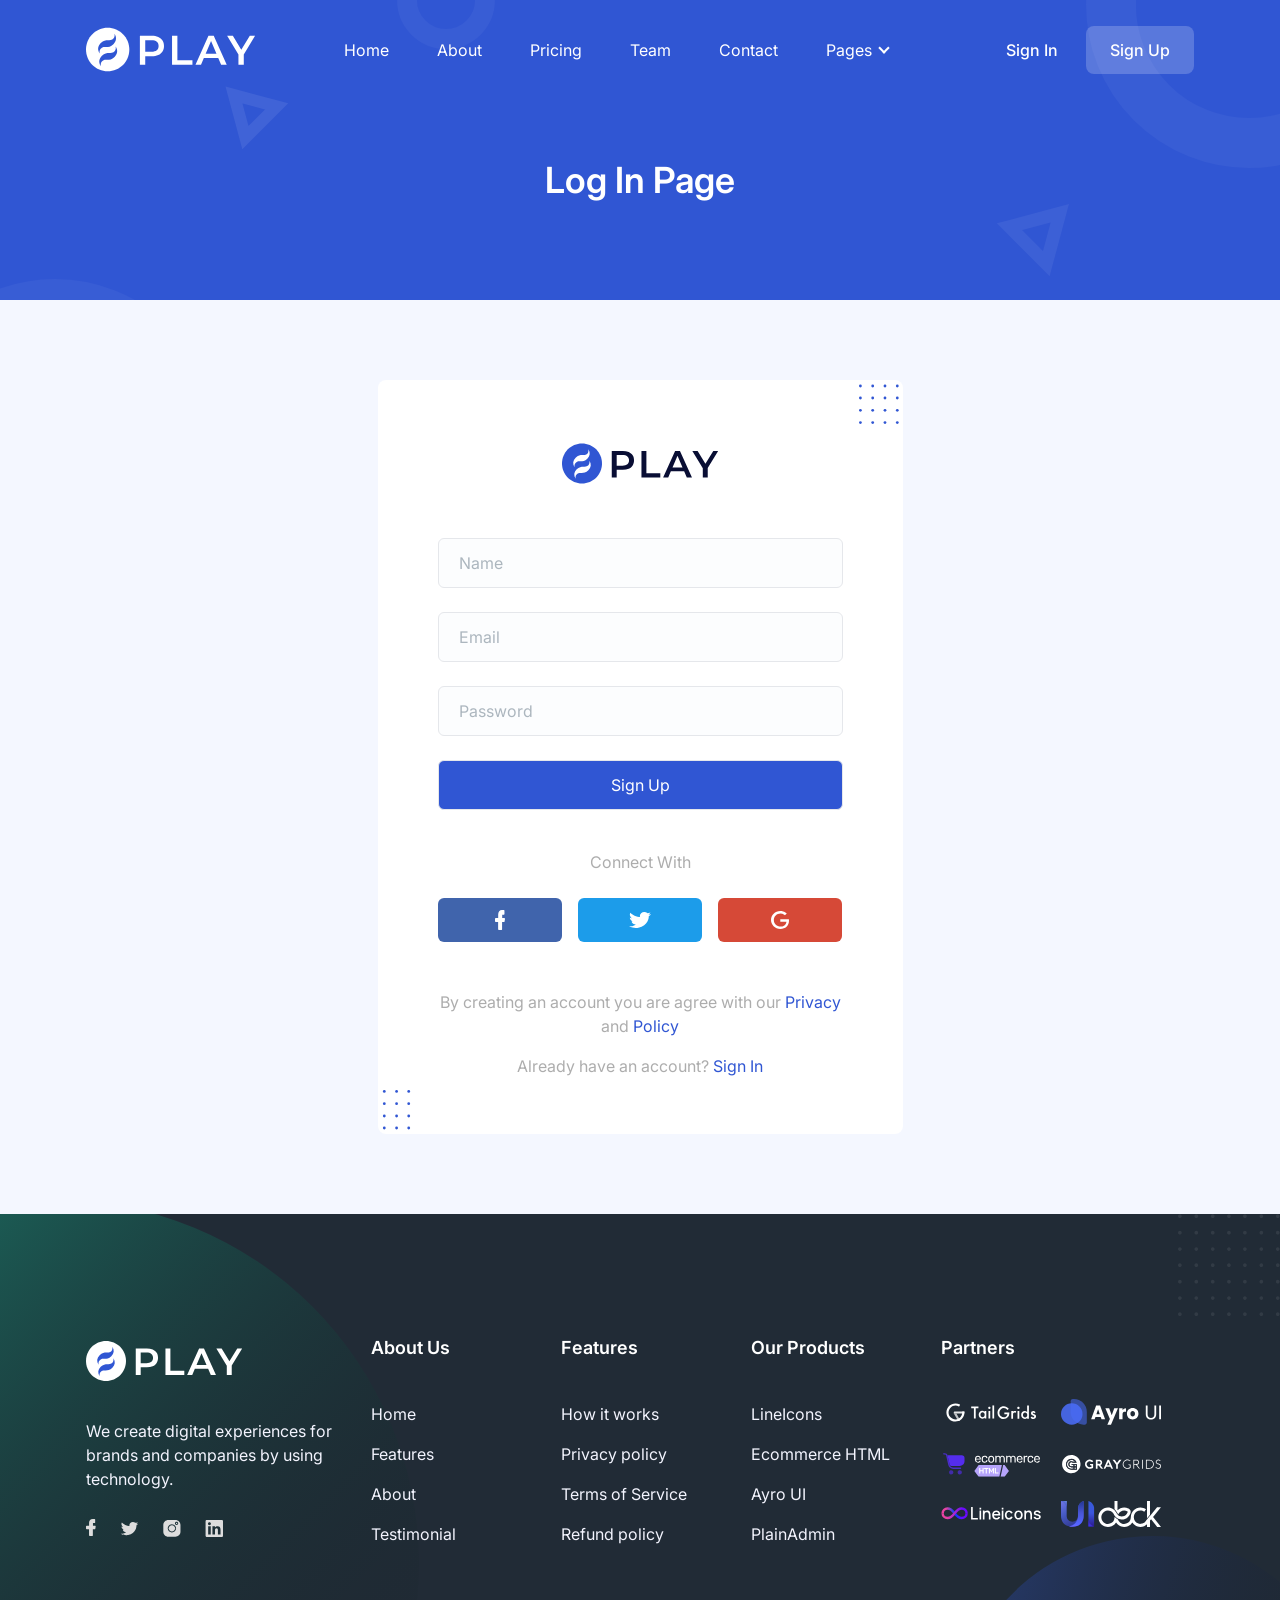
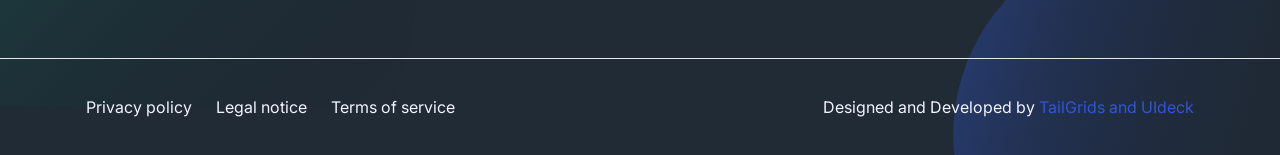
<file: signup.html>
<!DOCTYPE html>
<html lang="en">
  <head>
    <meta charset="UTF-8" />
    <meta http-equiv="X-UA-Compatible" content="IE=edge" />
    <meta name="viewport" content="width=device-width, initial-scale=1.0" />
    <title>Sign Up | Play Tailwind</title>
    <link
      rel="shortcut icon"
      href="assets/images/favicon.png"
      type="image/x-icon"
    />
    <link rel="stylesheet" href="assets/css/animate.css" />
    <link rel="stylesheet" href="assets/css/tailwind.css" />

    <!-- ==== WOW JS ==== -->
    <script src="assets/js/wow.min.js"></script>
    <script>
      new WOW().init();
    </script>
  </head>
  <body>
    <!-- ====== Navbar Section Start -->
    <div
      class="ud-header absolute top-0 left-0 z-40 flex w-full items-center bg-transparent"
    >
      <div class="container">
        <div class="relative -mx-4 flex items-center justify-between">
          <div class="w-60 max-w-full px-4">
            <a href="index.html" class="navbar-logo block w-full py-5">
              <img
                src="assets/images/logo/logo-white.svg"
                alt="logo"
                class="header-logo w-full"
              />
            </a>
          </div>
          <div class="flex w-full items-center justify-between px-4">
            <div>
              <button
                id="navbarToggler"
                class="absolute right-4 top-1/2 block -translate-y-1/2 rounded-lg px-3 py-[6px] ring-primary focus:ring-2 lg:hidden"
              >
                <span
                  class="relative my-[6px] block h-[2px] w-[30px] bg-white"
                ></span>
                <span
                  class="relative my-[6px] block h-[2px] w-[30px] bg-white"
                ></span>
                <span
                  class="relative my-[6px] block h-[2px] w-[30px] bg-white"
                ></span>
              </button>
              <nav
                id="navbarCollapse"
                class="absolute right-4 top-full hidden w-full max-w-[250px] rounded-lg bg-white py-5 shadow-lg lg:static lg:block lg:w-full lg:max-w-full lg:bg-transparent lg:py-0 lg:px-4 lg:shadow-none xl:px-6"
              >
                <ul class="blcok lg:flex">
                  <li class="group relative">
                    <a
                      href="#home"
                      class="ud-menu-scroll mx-8 flex py-2 text-base text-dark group-hover:text-primary lg:mr-0 lg:inline-flex lg:py-6 lg:px-0 lg:text-white lg:group-hover:text-white lg:group-hover:opacity-70"
                    >
                      Home
                    </a>
                  </li>
                  <li class="group relative">
                    <a
                      href="/#about"
                      class="ud-menu-scroll mx-8 flex py-2 text-base text-dark group-hover:text-primary lg:mr-0 lg:ml-7 lg:inline-flex lg:py-6 lg:px-0 lg:text-white lg:group-hover:text-white lg:group-hover:opacity-70 xl:ml-12"
                    >
                      About
                    </a>
                  </li>
                  <li class="group relative">
                    <a
                      href="/#pricing"
                      class="ud-menu-scroll mx-8 flex py-2 text-base text-dark group-hover:text-primary lg:mr-0 lg:ml-7 lg:inline-flex lg:py-6 lg:px-0 lg:text-white lg:group-hover:text-white lg:group-hover:opacity-70 xl:ml-12"
                    >
                      Pricing
                    </a>
                  </li>
                  <li class="group relative">
                    <a
                      href="/#team"
                      class="ud-menu-scroll mx-8 flex py-2 text-base text-dark group-hover:text-primary lg:mr-0 lg:ml-7 lg:inline-flex lg:py-6 lg:px-0 lg:text-white lg:group-hover:text-white lg:group-hover:opacity-70 xl:ml-12"
                    >
                      Team
                    </a>
                  </li>
                  <li class="group relative">
                    <a
                      href="/#contact"
                      class="ud-menu-scroll mx-8 flex py-2 text-base text-dark group-hover:text-primary lg:mr-0 lg:ml-7 lg:inline-flex lg:py-6 lg:px-0 lg:text-white lg:group-hover:text-white lg:group-hover:opacity-70 xl:ml-12"
                    >
                      Contact
                    </a>
                  </li>
                  <li class="submenu-item group relative">
                    <a
                      href="javascript:void(0)"
                      class="relative mx-8 flex py-2 text-base text-dark after:absolute after:right-1 after:top-1/2 after:mt-[-2px] after:h-2 after:w-2 after:-translate-y-1/2 after:rotate-45 after:border-b-2 after:border-r-2 after:border-current group-hover:text-primary lg:mr-0 lg:ml-8 lg:inline-flex lg:py-6 lg:pl-0 lg:pr-4 lg:text-white lg:after:right-0 lg:group-hover:text-white lg:group-hover:opacity-70 xl:ml-12"
                    >
                      Pages
                    </a>
                    <div
                      class="submenu relative top-full left-0 hidden w-[250px] rounded-sm bg-white p-4 transition-[top] duration-300 group-hover:opacity-100 lg:invisible lg:absolute lg:top-[110%] lg:block lg:opacity-0 lg:shadow-lg lg:group-hover:visible lg:group-hover:top-full"
                    >
                      <a
                        href="about.html"
                        class="block rounded py-[10px] px-4 text-sm text-body-color hover:text-primary"
                      >
                        About Page
                      </a>
                      <a
                        href="pricing.html"
                        class="block rounded py-[10px] px-4 text-sm text-body-color hover:text-primary"
                      >
                        Pricing Page
                      </a>
                      <a
                        href="contact.html"
                        class="block rounded py-[10px] px-4 text-sm text-body-color hover:text-primary"
                      >
                        Contact Page
                      </a>
                      <a
                        href="blog-grids.html"
                        class="block rounded py-[10px] px-4 text-sm text-body-color hover:text-primary"
                      >
                        Blog Grid Page
                      </a>
                      <a
                        href="blog-details.html"
                        class="block rounded py-[10px] px-4 text-sm text-body-color hover:text-primary"
                      >
                        Blog Details Page
                      </a>
                      <a
                        href="signup.html"
                        class="block rounded py-[10px] px-4 text-sm text-body-color hover:text-primary"
                      >
                        Sign Up Page
                      </a>
                      <a
                        href="signin.html"
                        class="block rounded py-[10px] px-4 text-sm text-body-color hover:text-primary"
                      >
                        Sign In Page
                      </a>
                      <a
                        href="404.html"
                        class="block rounded py-[10px] px-4 text-sm text-body-color hover:text-primary"
                      >
                        404 Page
                      </a>
                    </div>
                  </li>
                </ul>
              </nav>
            </div>
            <div class="hidden justify-end pr-16 sm:flex lg:pr-0">
              <a
                href="signin.html"
                class="loginBtn py-3 px-7 text-base font-medium text-white hover:opacity-70"
              >
                Sign In
              </a>
              <a
                href="signup.html"
                class="signUpBtn rounded-lg bg-white bg-opacity-20 py-3 px-6 text-base font-medium text-white duration-300 ease-in-out hover:bg-opacity-100 hover:text-dark"
              >
                Sign Up
              </a>
            </div>
          </div>
        </div>
      </div>
    </div>
    <!-- ====== Navbar Section End -->

    <!-- ====== Banner Section Start -->
    <div
      class="relative z-10 overflow-hidden bg-primary pt-[120px] pb-[100px] md:pt-[130px] lg:pt-[160px]"
    >
      <div class="container">
        <div class="-mx-4 flex flex-wrap items-center">
          <div class="w-full px-4">
            <div class="text-center">
              <h1 class="text-4xl font-semibold text-white">Log In Page</h1>
            </div>
          </div>
        </div>
      </div>
      <div>
        <span class="absolute top-0 left-0 z-[-1]">
          <svg
            width="495"
            height="470"
            viewBox="0 0 495 470"
            fill="none"
            xmlns="http://www.w3.org/2000/svg"
          >
            <circle
              cx="55"
              cy="442"
              r="138"
              stroke="white"
              stroke-opacity="0.04"
              stroke-width="50"
            />
            <circle
              cx="446"
              r="39"
              stroke="white"
              stroke-opacity="0.04"
              stroke-width="20"
            />
            <path
              d="M245.406 137.609L233.985 94.9852L276.609 106.406L245.406 137.609Z"
              stroke="white"
              stroke-opacity="0.08"
              stroke-width="12"
            />
          </svg>
        </span>
        <span class="absolute top-0 right-0 z-[-1]">
          <svg
            width="493"
            height="470"
            viewBox="0 0 493 470"
            fill="none"
            xmlns="http://www.w3.org/2000/svg"
          >
            <circle
              cx="462"
              cy="5"
              r="138"
              stroke="white"
              stroke-opacity="0.04"
              stroke-width="50"
            />
            <circle
              cx="49"
              cy="470"
              r="39"
              stroke="white"
              stroke-opacity="0.04"
              stroke-width="20"
            />
            <path
              d="M222.393 226.701L272.808 213.192L259.299 263.607L222.393 226.701Z"
              stroke="white"
              stroke-opacity="0.06"
              stroke-width="13"
            />
          </svg>
        </span>
      </div>
    </div>
    <!-- ====== Banner Section End -->

    <!-- ====== Forms Section Start -->
    <section class="bg-[#F4F7FF] py-14 lg:py-20">
      <div class="container">
        <div class="-mx-4 flex flex-wrap">
          <div class="w-full px-4">
            <div
              class="wow fadeInUp relative mx-auto max-w-[525px] overflow-hidden rounded-lg bg-white py-14 px-8 text-center sm:px-12 md:px-[60px]"
              data-wow-delay=".15s"
            >
              <div class="mb-10 text-center">
                <a
                  href="javascript:void(0)"
                  class="mx-auto inline-block max-w-[160px]"
                >
                  <img src="assets/images/logo/logo.svg" alt="logo" />
                </a>
              </div>
              <form>
                <div class="mb-6">
                  <input
                    type="text"
                    placeholder="Name"
                    class="bordder-[#E9EDF4] w-full rounded-md border bg-[#FCFDFE] py-3 px-5 text-base text-body-color placeholder-[#ACB6BE] outline-none transition focus:border-primary focus-visible:shadow-none"
                  />
                </div>
                <div class="mb-6">
                  <input
                    type="email"
                    placeholder="Email"
                    class="bordder-[#E9EDF4] w-full rounded-md border bg-[#FCFDFE] py-3 px-5 text-base text-body-color placeholder-[#ACB6BE] outline-none transition focus:border-primary focus-visible:shadow-none"
                  />
                </div>
                <div class="mb-6">
                  <input
                    type="password"
                    placeholder="Password"
                    class="bordder-[#E9EDF4] w-full rounded-md border bg-[#FCFDFE] py-3 px-5 text-base text-body-color placeholder-[#ACB6BE] outline-none transition focus:border-primary focus-visible:shadow-none"
                  />
                </div>
                <div class="mb-10">
                  <input
                    type="submit"
                    value="Sign Up"
                    class="bordder-primary w-full cursor-pointer rounded-md border bg-primary py-3 px-5 text-base text-white transition duration-300 ease-in-out hover:shadow-md"
                  />
                </div>
              </form>
              <p class="mb-6 text-base text-[#adadad]">Connect With</p>
              <ul class="-mx-2 mb-12 flex justify-between">
                <li class="w-full px-2">
                  <a
                    href="javascript:void(0)"
                    class="flex h-11 items-center justify-center rounded-md bg-[#4064AC] transition hover:bg-opacity-90"
                  >
                    <svg
                      width="10"
                      height="20"
                      viewBox="0 0 10 20"
                      fill="none"
                      xmlns="http://www.w3.org/2000/svg"
                    >
                      <path
                        d="M9.29878 8H7.74898H7.19548V7.35484V5.35484V4.70968H7.74898H8.91133C9.21575 4.70968 9.46483 4.45161 9.46483 4.06452V0.645161C9.46483 0.290323 9.24343 0 8.91133 0H6.89106C4.70474 0 3.18262 1.80645 3.18262 4.48387V7.29032V7.93548H2.62912H0.747223C0.359774 7.93548 0 8.29032 0 8.80645V11.129C0 11.5806 0.304424 12 0.747223 12H2.57377H3.12727V12.6452V19.129C3.12727 19.5806 3.43169 20 3.87449 20H6.47593C6.64198 20 6.78036 19.9032 6.89106 19.7742C7.00176 19.6452 7.08478 19.4194 7.08478 19.2258V12.6774V12.0323H7.66596H8.91133C9.2711 12.0323 9.54785 11.7742 9.6032 11.3871V11.3548V11.3226L9.99065 9.09677C10.0183 8.87097 9.99065 8.6129 9.8246 8.35484C9.76925 8.19355 9.52018 8.03226 9.29878 8Z"
                        fill="white"
                      />
                    </svg>
                  </a>
                </li>
                <li class="w-full px-2">
                  <a
                    href="javascript:void(0)"
                    class="flex h-11 items-center justify-center rounded-md bg-[#1C9CEA] transition hover:bg-opacity-90"
                  >
                    <svg
                      width="22"
                      height="16"
                      viewBox="0 0 22 16"
                      fill="none"
                      xmlns="http://www.w3.org/2000/svg"
                    >
                      <path
                        d="M19.5516 2.75538L20.9 1.25245C21.2903 0.845401 21.3968 0.53229 21.4323 0.375734C20.3677 0.939335 19.3742 1.1272 18.7355 1.1272H18.4871L18.3452 1.00196C17.4935 0.344423 16.429 0 15.2935 0C12.8097 0 10.8581 1.81605 10.8581 3.91389C10.8581 4.03914 10.8581 4.22701 10.8935 4.35225L11 4.97847L10.2548 4.94716C5.7129 4.82192 1.9871 1.37769 1.38387 0.782779C0.390323 2.34834 0.958064 3.85127 1.56129 4.79061L2.76774 6.54403L0.851613 5.6047C0.887097 6.91977 1.45484 7.95303 2.55484 8.7045L3.5129 9.33072L2.55484 9.67515C3.15806 11.272 4.50645 11.9296 5.5 12.18L6.8129 12.4932L5.57097 13.2446C3.58387 14.4971 1.1 14.4031 0 14.3092C2.23548 15.6869 4.89677 16 6.74194 16C8.12581 16 9.15484 15.8748 9.40322 15.7808C19.3387 13.7143 19.8 5.8865 19.8 4.32094V4.10176L20.0129 3.97652C21.2194 2.97456 21.7161 2.44227 22 2.12916C21.8935 2.16047 21.7516 2.22309 21.6097 2.2544L19.5516 2.75538Z"
                        fill="white"
                      />
                    </svg>
                  </a>
                </li>
                <li class="w-full px-2">
                  <a
                    href="javascript:void(0)"
                    class="flex h-11 items-center justify-center rounded-md bg-[#D64937] transition hover:bg-opacity-90"
                  >
                    <svg
                      width="18"
                      height="18"
                      viewBox="0 0 18 18"
                      fill="none"
                      xmlns="http://www.w3.org/2000/svg"
                    >
                      <path
                        d="M17.8477 8.17132H9.29628V10.643H15.4342C15.1065 14.0743 12.2461 15.5574 9.47506 15.5574C5.95916 15.5574 2.8306 12.8821 2.8306 9.01461C2.8306 5.29251 5.81018 2.47185 9.47506 2.47185C12.2759 2.47185 13.9742 4.24567 13.9742 4.24567L15.7024 2.47185C15.7024 2.47185 13.3783 0.000145544 9.35587 0.000145544C4.05223 -0.0289334 0 4.30383 0 8.98553C0 13.5218 3.81386 18 9.44526 18C14.4212 18 17.9967 14.7141 17.9967 9.79974C18.0264 8.78198 17.8477 8.17132 17.8477 8.17132Z"
                        fill="white"
                      />
                    </svg>
                  </a>
                </li>
              </ul>

              <p class="mb-4 text-base text-[#adadad]">
                By creating an account you are agree with our
                <a
                  href="javascript:void(0)"
                  class="text-primary hover:underline"
                >
                  Privacy
                </a>
                and
                <a
                  href="javascript:void(0)"
                  class="text-primary hover:underline"
                >
                  Policy
                </a>
              </p>

              <p class="text-base text-[#adadad]">
                Already have an account?
                <a href="signin.html" class="text-primary hover:underline">
                  Sign In
                </a>
              </p>

              <div>
                <span class="absolute top-1 right-1">
                  <svg
                    width="40"
                    height="40"
                    viewBox="0 0 40 40"
                    fill="none"
                    xmlns="http://www.w3.org/2000/svg"
                  >
                    <circle
                      cx="1.39737"
                      cy="38.6026"
                      r="1.39737"
                      transform="rotate(-90 1.39737 38.6026)"
                      fill="#3056D3"
                    />
                    <circle
                      cx="1.39737"
                      cy="1.99122"
                      r="1.39737"
                      transform="rotate(-90 1.39737 1.99122)"
                      fill="#3056D3"
                    />
                    <circle
                      cx="13.6943"
                      cy="38.6026"
                      r="1.39737"
                      transform="rotate(-90 13.6943 38.6026)"
                      fill="#3056D3"
                    />
                    <circle
                      cx="13.6943"
                      cy="1.99122"
                      r="1.39737"
                      transform="rotate(-90 13.6943 1.99122)"
                      fill="#3056D3"
                    />
                    <circle
                      cx="25.9911"
                      cy="38.6026"
                      r="1.39737"
                      transform="rotate(-90 25.9911 38.6026)"
                      fill="#3056D3"
                    />
                    <circle
                      cx="25.9911"
                      cy="1.99122"
                      r="1.39737"
                      transform="rotate(-90 25.9911 1.99122)"
                      fill="#3056D3"
                    />
                    <circle
                      cx="38.288"
                      cy="38.6026"
                      r="1.39737"
                      transform="rotate(-90 38.288 38.6026)"
                      fill="#3056D3"
                    />
                    <circle
                      cx="38.288"
                      cy="1.99122"
                      r="1.39737"
                      transform="rotate(-90 38.288 1.99122)"
                      fill="#3056D3"
                    />
                    <circle
                      cx="1.39737"
                      cy="26.3057"
                      r="1.39737"
                      transform="rotate(-90 1.39737 26.3057)"
                      fill="#3056D3"
                    />
                    <circle
                      cx="13.6943"
                      cy="26.3057"
                      r="1.39737"
                      transform="rotate(-90 13.6943 26.3057)"
                      fill="#3056D3"
                    />
                    <circle
                      cx="25.9911"
                      cy="26.3057"
                      r="1.39737"
                      transform="rotate(-90 25.9911 26.3057)"
                      fill="#3056D3"
                    />
                    <circle
                      cx="38.288"
                      cy="26.3057"
                      r="1.39737"
                      transform="rotate(-90 38.288 26.3057)"
                      fill="#3056D3"
                    />
                    <circle
                      cx="1.39737"
                      cy="14.0086"
                      r="1.39737"
                      transform="rotate(-90 1.39737 14.0086)"
                      fill="#3056D3"
                    />
                    <circle
                      cx="13.6943"
                      cy="14.0086"
                      r="1.39737"
                      transform="rotate(-90 13.6943 14.0086)"
                      fill="#3056D3"
                    />
                    <circle
                      cx="25.9911"
                      cy="14.0086"
                      r="1.39737"
                      transform="rotate(-90 25.9911 14.0086)"
                      fill="#3056D3"
                    />
                    <circle
                      cx="38.288"
                      cy="14.0086"
                      r="1.39737"
                      transform="rotate(-90 38.288 14.0086)"
                      fill="#3056D3"
                    />
                  </svg>
                </span>
                <span class="absolute left-1 bottom-1">
                  <svg
                    width="29"
                    height="40"
                    viewBox="0 0 29 40"
                    fill="none"
                    xmlns="http://www.w3.org/2000/svg"
                  >
                    <circle
                      cx="2.288"
                      cy="25.9912"
                      r="1.39737"
                      transform="rotate(-90 2.288 25.9912)"
                      fill="#3056D3"
                    />
                    <circle
                      cx="14.5849"
                      cy="25.9911"
                      r="1.39737"
                      transform="rotate(-90 14.5849 25.9911)"
                      fill="#3056D3"
                    />
                    <circle
                      cx="26.7216"
                      cy="25.9911"
                      r="1.39737"
                      transform="rotate(-90 26.7216 25.9911)"
                      fill="#3056D3"
                    />
                    <circle
                      cx="2.288"
                      cy="13.6944"
                      r="1.39737"
                      transform="rotate(-90 2.288 13.6944)"
                      fill="#3056D3"
                    />
                    <circle
                      cx="14.5849"
                      cy="13.6943"
                      r="1.39737"
                      transform="rotate(-90 14.5849 13.6943)"
                      fill="#3056D3"
                    />
                    <circle
                      cx="26.7216"
                      cy="13.6943"
                      r="1.39737"
                      transform="rotate(-90 26.7216 13.6943)"
                      fill="#3056D3"
                    />
                    <circle
                      cx="2.288"
                      cy="38.0087"
                      r="1.39737"
                      transform="rotate(-90 2.288 38.0087)"
                      fill="#3056D3"
                    />
                    <circle
                      cx="2.288"
                      cy="1.39739"
                      r="1.39737"
                      transform="rotate(-90 2.288 1.39739)"
                      fill="#3056D3"
                    />
                    <circle
                      cx="14.5849"
                      cy="38.0089"
                      r="1.39737"
                      transform="rotate(-90 14.5849 38.0089)"
                      fill="#3056D3"
                    />
                    <circle
                      cx="26.7216"
                      cy="38.0089"
                      r="1.39737"
                      transform="rotate(-90 26.7216 38.0089)"
                      fill="#3056D3"
                    />
                    <circle
                      cx="14.5849"
                      cy="1.39761"
                      r="1.39737"
                      transform="rotate(-90 14.5849 1.39761)"
                      fill="#3056D3"
                    />
                    <circle
                      cx="26.7216"
                      cy="1.39761"
                      r="1.39737"
                      transform="rotate(-90 26.7216 1.39761)"
                      fill="#3056D3"
                    />
                  </svg>
                </span>
              </div>
            </div>
          </div>
        </div>
      </div>
    </section>
    <!-- ====== Forms Section End -->

    <!-- ====== Footer Section Start -->
    <footer
      class="wow fadeInUp relative z-10 bg-black pt-20 lg:pt-[120px]"
      data-wow-delay=".15s"
    >
      <div class="container">
        <div class="-mx-4 flex flex-wrap">
          <div class="w-full px-4 sm:w-1/2 md:w-1/2 lg:w-4/12 xl:w-3/12">
            <div class="mb-10 w-full">
              <a
                href="javascript:void(0)"
                class="mb-6 inline-block max-w-[160px]"
              >
                <img
                  src="assets/images/logo/logo-white.svg"
                  alt="logo"
                  class="max-w-full"
                />
              </a>
              <p class="mb-7 text-base text-[#f3f4fe]">
                We create digital experiences for brands and companies by using
                technology.
              </p>
              <div class="-mx-3 flex items-center">
                <a
                  href="javascript:void(0)"
                  class="px-3 text-[#dddddd] hover:text-white"
                >
                  <svg
                    width="10"
                    height="18"
                    viewBox="0 0 10 18"
                    class="fill-current"
                  >
                    <path
                      d="M9.00007 6.82105H7.50006H6.96434V6.27097V4.56571V4.01562H7.50006H8.62507C8.91971 4.01562 9.16078 3.79559 9.16078 3.46554V0.550085C9.16078 0.247538 8.9465 0 8.62507 0H6.66969C4.55361 0 3.08038 1.54024 3.08038 3.82309V6.21596V6.76605H2.54466H0.72322C0.348217 6.76605 0 7.06859 0 7.50866V9.48897C0 9.87402 0.294645 10.2316 0.72322 10.2316H2.49109H3.02681V10.7817V16.31C3.02681 16.6951 3.32145 17.0526 3.75003 17.0526H6.26791C6.42862 17.0526 6.56255 16.9701 6.66969 16.8601C6.77684 16.7501 6.8572 16.5576 6.8572 16.3925V10.8092V10.2591H7.4197H8.62507C8.97328 10.2591 9.24114 10.0391 9.29471 9.709V9.6815V9.65399L9.66972 7.7562C9.6965 7.56367 9.66972 7.34363 9.509 7.1236C9.45543 6.98608 9.21436 6.84856 9.00007 6.82105Z"
                    />
                  </svg>
                </a>
                <a
                  href="javascript:void(0)"
                  class="px-3 text-[#dddddd] hover:text-white"
                >
                  <svg
                    width="19"
                    height="15"
                    viewBox="0 0 19 15"
                    class="fill-current"
                  >
                    <path
                      d="M16.2622 3.17878L17.33 1.93293C17.6391 1.59551 17.7234 1.33595 17.7515 1.20618C16.9085 1.67337 16.1217 1.82911 15.6159 1.82911H15.4192L15.3068 1.72528C14.6324 1.18022 13.7894 0.894714 12.8902 0.894714C10.9233 0.894714 9.37779 2.40012 9.37779 4.13913C9.37779 4.24295 9.37779 4.39868 9.40589 4.5025L9.49019 5.02161L8.90009 4.99565C5.30334 4.89183 2.35288 2.03675 1.87518 1.5436C1.08839 2.84136 1.53799 4.08722 2.01568 4.86587L2.97107 6.31937L1.45369 5.54071C1.48179 6.63084 1.93138 7.48736 2.80247 8.11029L3.56116 8.62939L2.80247 8.9149C3.28017 10.2386 4.34795 10.7837 5.13474 10.9913L6.17443 11.2509L5.19094 11.8738C3.61736 12.912 1.65039 12.8342 0.779297 12.7563C2.54957 13.8983 4.65705 14.1579 6.11823 14.1579C7.21412 14.1579 8.02901 14.0541 8.2257 13.9762C16.0936 12.2631 16.4589 5.77431 16.4589 4.47655V4.29486L16.6275 4.19104C17.5829 3.36047 17.9763 2.91923 18.2011 2.65967C18.1168 2.68563 18.0044 2.73754 17.892 2.7635L16.2622 3.17878Z"
                    />
                  </svg>
                </a>
                <a
                  href="javascript:void(0)"
                  class="px-3 text-[#dddddd] hover:text-white"
                >
                  <svg
                    width="18"
                    height="18"
                    viewBox="0 0 18 18"
                    class="fill-current"
                  >
                    <path
                      d="M8.91688 12.4995C10.6918 12.4995 12.1306 11.0911 12.1306 9.35385C12.1306 7.61655 10.6918 6.20819 8.91688 6.20819C7.14197 6.20819 5.70312 7.61655 5.70312 9.35385C5.70312 11.0911 7.14197 12.4995 8.91688 12.4995Z"
                    />
                    <path
                      d="M12.4078 0.947388H5.37075C2.57257 0.947388 0.300781 3.17104 0.300781 5.90993V12.7436C0.300781 15.5367 2.57257 17.7604 5.37075 17.7604H12.3524C15.2059 17.7604 17.4777 15.5367 17.4777 12.7978V5.90993C17.4777 3.17104 15.2059 0.947388 12.4078 0.947388ZM8.91696 13.4758C6.56206 13.4758 4.70584 11.6047 4.70584 9.35389C4.70584 7.10312 6.58976 5.23199 8.91696 5.23199C11.2165 5.23199 13.1004 7.10312 13.1004 9.35389C13.1004 11.6047 11.2442 13.4758 8.91696 13.4758ZM14.735 5.61164C14.4579 5.90993 14.0423 6.07264 13.5714 6.07264C13.1558 6.07264 12.7402 5.90993 12.4078 5.61164C12.103 5.31334 11.9368 4.9337 11.9368 4.47269C11.9368 4.01169 12.103 3.65916 12.4078 3.33375C12.7125 3.00834 13.1004 2.84563 13.5714 2.84563C13.9869 2.84563 14.4302 3.00834 14.735 3.30663C15.012 3.65916 15.2059 4.06593 15.2059 4.49981C15.1782 4.9337 15.012 5.31334 14.735 5.61164Z"
                    />
                    <path
                      d="M13.5985 3.82184C13.2383 3.82184 12.9336 4.12013 12.9336 4.47266C12.9336 4.82519 13.2383 5.12349 13.5985 5.12349C13.9587 5.12349 14.2634 4.82519 14.2634 4.47266C14.2634 4.12013 13.9864 3.82184 13.5985 3.82184Z"
                    />
                  </svg>
                </a>
                <a
                  href="javascript:void(0)"
                  class="px-3 text-[#dddddd] hover:text-white"
                >
                  <svg
                    width="18"
                    height="18"
                    viewBox="0 0 18 18"
                    class="fill-current"
                  >
                    <path
                      d="M16.7821 0.947388H1.84847C1.14272 0.947388 0.578125 1.49747 0.578125 2.18508V16.7623C0.578125 17.4224 1.14272 18 1.84847 18H16.7257C17.4314 18 17.996 17.4499 17.996 16.7623V2.15757C18.0525 1.49747 17.4879 0.947388 16.7821 0.947388ZM5.7442 15.4421H3.17528V7.32837H5.7442V15.4421ZM4.44563 6.2007C3.59873 6.2007 2.94944 5.5406 2.94944 4.74297C2.94944 3.94535 3.62696 3.28525 4.44563 3.28525C5.26429 3.28525 5.94181 3.94535 5.94181 4.74297C5.94181 5.5406 5.32075 6.2007 4.44563 6.2007ZM15.4835 15.4421H12.9146V11.509C12.9146 10.5739 12.8864 9.33618 11.5596 9.33618C10.2045 9.33618 10.0069 10.3813 10.0069 11.4265V15.4421H7.438V7.32837H9.95046V8.45605H9.9787C10.3457 7.79594 11.1644 7.13584 12.4347 7.13584C15.0601 7.13584 15.54 8.7861 15.54 11.0414V15.4421H15.4835Z"
                    />
                  </svg>
                </a>
              </div>
            </div>
          </div>
          <div class="w-full px-4 sm:w-1/2 md:w-1/2 lg:w-2/12 xl:w-2/12">
            <div class="mb-10 w-full">
              <h4 class="mb-9 text-lg font-semibold text-white">About Us</h4>
              <ul>
                <li>
                  <a
                    href="javascript:void(0)"
                    class="mb-2 inline-block text-base leading-loose text-[#f3f4fe] hover:text-primary"
                  >
                    Home
                  </a>
                </li>
                <li>
                  <a
                    href="javascript:void(0)"
                    class="mb-2 inline-block text-base leading-loose text-[#f3f4fe] hover:text-primary"
                  >
                    Features
                  </a>
                </li>
                <li>
                  <a
                    href="javascript:void(0)"
                    class="mb-2 inline-block text-base leading-loose text-[#f3f4fe] hover:text-primary"
                  >
                    About
                  </a>
                </li>
                <li>
                  <a
                    href="javascript:void(0)"
                    class="mb-2 inline-block text-base leading-loose text-[#f3f4fe] hover:text-primary"
                  >
                    Testimonial
                  </a>
                </li>
              </ul>
            </div>
          </div>
          <div class="w-full px-4 sm:w-1/2 md:w-1/2 lg:w-3/12 xl:w-2/12">
            <div class="mb-10 w-full">
              <h4 class="mb-9 text-lg font-semibold text-white">Features</h4>
              <ul>
                <li>
                  <a
                    href="javascript:void(0)"
                    class="mb-2 inline-block text-base leading-loose text-[#f3f4fe] hover:text-primary"
                  >
                    How it works
                  </a>
                </li>
                <li>
                  <a
                    href="javascript:void(0)"
                    class="mb-2 inline-block text-base leading-loose text-[#f3f4fe] hover:text-primary"
                  >
                    Privacy policy
                  </a>
                </li>
                <li>
                  <a
                    href="javascript:void(0)"
                    class="mb-2 inline-block text-base leading-loose text-[#f3f4fe] hover:text-primary"
                  >
                    Terms of Service
                  </a>
                </li>
                <li>
                  <a
                    href="javascript:void(0)"
                    class="mb-2 inline-block text-base leading-loose text-[#f3f4fe] hover:text-primary"
                  >
                    Refund policy
                  </a>
                </li>
              </ul>
            </div>
          </div>
          <div class="w-full px-4 sm:w-1/2 md:w-1/2 lg:w-3/12 xl:w-2/12">
            <div class="mb-10 w-full">
              <h4 class="mb-9 text-lg font-semibold text-white">
                Our Products
              </h4>
              <ul>
                <li>
                  <a
                    href="javascript:void(0)"
                    class="mb-2 inline-block text-base leading-loose text-[#f3f4fe] hover:text-primary"
                  >
                    LineIcons
                  </a>
                </li>
                <li>
                  <a
                    href="javascript:void(0)"
                    class="mb-2 inline-block text-base leading-loose text-[#f3f4fe] hover:text-primary"
                  >
                    Ecommerce HTML
                  </a>
                </li>
                <li>
                  <a
                    href="javascript:void(0)"
                    class="mb-2 inline-block text-base leading-loose text-[#f3f4fe] hover:text-primary"
                  >
                    Ayro UI
                  </a>
                </li>
                <li>
                  <a
                    href="javascript:void(0)"
                    class="mb-2 inline-block text-base leading-loose text-[#f3f4fe] hover:text-primary"
                  >
                    PlainAdmin
                  </a>
                </li>
              </ul>
            </div>
          </div>
          <div class="w-full px-4 md:w-2/3 lg:w-6/12 xl:w-3/12">
            <div class="mb-10 w-full">
              <h4 class="mb-9 text-lg font-semibold text-white">Partners</h4>
              <ul class="flex flex-wrap items-center">
                <li>
                  <a
                    href="https://tailgrids.com"
                    rel="nofollow noopner"
                    target="_blank"
                    class="mb-6 mr-5 block max-w-[120px] xl:max-w-[100px] 2xl:max-w-[120px]"
                  >
                    <img
                      src="assets/images/footer/brands/tailgrids.svg"
                      alt="tailgrids"
                    />
                  </a>
                </li>
                <li>
                  <a
                    href="https://ayroui.com"
                    rel="nofollow noopner"
                    target="_blank"
                    class="mb-6 mr-5 block max-w-[120px] xl:max-w-[100px] 2xl:max-w-[120px]"
                  >
                    <img
                      src="assets/images/footer/brands/ayroui.svg"
                      alt="ayroui"
                    />
                  </a>
                </li>
                <li>
                  <a
                    href="https://ecommercehtml.com"
                    rel="nofollow noopner"
                    target="_blank"
                    class="mb-6 mr-5 block max-w-[120px] xl:max-w-[100px] 2xl:max-w-[120px]"
                  >
                    <img
                      src="assets/images/footer/brands/ecommerce-html.svg"
                      alt="ecommerce-html"
                    />
                  </a>
                </li>
                <li>
                  <a
                    href="https://graygrids.com"
                    rel="nofollow noopner"
                    target="_blank"
                    class="mb-6 mr-5 block max-w-[120px] xl:max-w-[100px] 2xl:max-w-[120px]"
                  >
                    <img
                      src="assets/images/footer/brands/graygrids.svg"
                      alt="graygrids"
                    />
                  </a>
                </li>
                <li>
                  <a
                    href="https://lineicons.com"
                    rel="nofollow noopner"
                    target="_blank"
                    class="mb-6 mr-5 block max-w-[120px] xl:max-w-[100px] 2xl:max-w-[120px]"
                  >
                    <img
                      src="assets/images/footer/brands/lineicons.svg"
                      alt="lineicons"
                    />
                  </a>
                </li>
                <li>
                  <a
                    href="https://uideck.com"
                    rel="nofollow noopner"
                    target="_blank"
                    class="mb-6 mr-5 block max-w-[120px] xl:max-w-[100px] 2xl:max-w-[120px]"
                  >
                    <img
                      src="assets/images/footer/brands/uideck.svg"
                      alt="uideck"
                    />
                  </a>
                </li>
              </ul>
            </div>
          </div>
        </div>
      </div>

      <div class="mt-12 border-t border-opacity-40 py-8 lg:mt-[60px]">
        <div class="container">
          <div class="-mx-4 flex flex-wrap">
            <div class="w-full px-4 md:w-2/3 lg:w-1/2">
              <div class="my-1">
                <div
                  class="-mx-3 flex items-center justify-center md:justify-start"
                >
                  <a
                    href="javascript:void(0)"
                    class="px-3 text-base text-[#f3f4fe] hover:text-primary"
                  >
                    Privacy policy
                  </a>
                  <a
                    href="javascript:void(0)"
                    class="px-3 text-base text-[#f3f4fe] hover:text-primary"
                  >
                    Legal notice
                  </a>
                  <a
                    href="javascript:void(0)"
                    class="px-3 text-base text-[#f3f4fe] hover:text-primary"
                  >
                    Terms of service
                  </a>
                </div>
              </div>
            </div>
            <div class="w-full px-4 md:w-1/3 lg:w-1/2">
              <div class="my-1 flex justify-center md:justify-end">
                <p class="text-base text-[#f3f4fe]">
                  Designed and Developed by
                  <a
                    href="https://tailgrids.com"
                    rel="nofollow noopner"
                    target="_blank"
                    class="text-primary hover:underline"
                  >
                    TailGrids and UIdeck
                  </a>
                </p>
              </div>
            </div>
          </div>
        </div>
      </div>

      <div>
        <span class="absolute left-0 top-0 z-[-1]">
          <img src="assets/images/footer/shape-1.svg" alt="" />
        </span>

        <span class="absolute bottom-0 right-0 z-[-1]">
          <img src="assets/images/footer/shape-3.svg" alt="" />
        </span>

        <span class="absolute top-0 right-0 z-[-1]">
          <svg
            width="102"
            height="102"
            viewBox="0 0 102 102"
            fill="none"
            xmlns="http://www.w3.org/2000/svg"
          >
            <path
              d="M1.8667 33.1956C2.89765 33.1956 3.7334 34.0318 3.7334 35.0633C3.7334 36.0947 2.89765 36.9309 1.8667 36.9309C0.835744 36.9309 4.50645e-08 36.0947 0 35.0633C-4.50645e-08 34.0318 0.835744 33.1956 1.8667 33.1956Z"
              fill="white"
              fill-opacity="0.08"
            ></path>
            <path
              d="M18.2939 33.1956C19.3249 33.1956 20.1606 34.0318 20.1606 35.0633C20.1606 36.0947 19.3249 36.9309 18.2939 36.9309C17.263 36.9309 16.4272 36.0947 16.4272 35.0633C16.4272 34.0318 17.263 33.1956 18.2939 33.1956Z"
              fill="white"
              fill-opacity="0.08"
            ></path>
            <path
              d="M34.7209 33.195C35.7519 33.195 36.5876 34.0311 36.5876 35.0626C36.5876 36.0941 35.7519 36.9303 34.7209 36.9303C33.69 36.9303 32.8542 36.0941 32.8542 35.0626C32.8542 34.0311 33.69 33.195 34.7209 33.195Z"
              fill="white"
              fill-opacity="0.08"
            ></path>
            <path
              d="M50.9341 33.195C51.965 33.195 52.8008 34.0311 52.8008 35.0626C52.8008 36.0941 51.965 36.9303 50.9341 36.9303C49.9031 36.9303 49.0674 36.0941 49.0674 35.0626C49.0674 34.0311 49.9031 33.195 50.9341 33.195Z"
              fill="white"
              fill-opacity="0.08"
            ></path>
            <path
              d="M1.8667 16.7605C2.89765 16.7605 3.7334 17.5966 3.7334 18.6281C3.7334 19.6596 2.89765 20.4957 1.8667 20.4957C0.835744 20.4957 4.50645e-08 19.6596 0 18.6281C-4.50645e-08 17.5966 0.835744 16.7605 1.8667 16.7605Z"
              fill="white"
              fill-opacity="0.08"
            ></path>
            <path
              d="M18.2939 16.7605C19.3249 16.7605 20.1606 17.5966 20.1606 18.6281C20.1606 19.6596 19.3249 20.4957 18.2939 20.4957C17.263 20.4957 16.4272 19.6596 16.4272 18.6281C16.4272 17.5966 17.263 16.7605 18.2939 16.7605Z"
              fill="white"
              fill-opacity="0.08"
            ></path>
            <path
              d="M34.7209 16.7605C35.7519 16.7605 36.5876 17.5966 36.5876 18.6281C36.5876 19.6596 35.7519 20.4957 34.7209 20.4957C33.69 20.4957 32.8542 19.6596 32.8542 18.6281C32.8542 17.5966 33.69 16.7605 34.7209 16.7605Z"
              fill="white"
              fill-opacity="0.08"
            ></path>
            <path
              d="M50.9341 16.7605C51.965 16.7605 52.8008 17.5966 52.8008 18.6281C52.8008 19.6596 51.965 20.4957 50.9341 20.4957C49.9031 20.4957 49.0674 19.6596 49.0674 18.6281C49.0674 17.5966 49.9031 16.7605 50.9341 16.7605Z"
              fill="white"
              fill-opacity="0.08"
            ></path>
            <path
              d="M1.8667 0.324951C2.89765 0.324951 3.7334 1.16115 3.7334 2.19261C3.7334 3.22408 2.89765 4.06024 1.8667 4.06024C0.835744 4.06024 4.50645e-08 3.22408 0 2.19261C-4.50645e-08 1.16115 0.835744 0.324951 1.8667 0.324951Z"
              fill="white"
              fill-opacity="0.08"
            ></path>
            <path
              d="M18.2939 0.324951C19.3249 0.324951 20.1606 1.16115 20.1606 2.19261C20.1606 3.22408 19.3249 4.06024 18.2939 4.06024C17.263 4.06024 16.4272 3.22408 16.4272 2.19261C16.4272 1.16115 17.263 0.324951 18.2939 0.324951Z"
              fill="white"
              fill-opacity="0.08"
            ></path>
            <path
              d="M34.7209 0.325302C35.7519 0.325302 36.5876 1.16147 36.5876 2.19293C36.5876 3.2244 35.7519 4.06056 34.7209 4.06056C33.69 4.06056 32.8542 3.2244 32.8542 2.19293C32.8542 1.16147 33.69 0.325302 34.7209 0.325302Z"
              fill="white"
              fill-opacity="0.08"
            ></path>
            <path
              d="M50.9341 0.325302C51.965 0.325302 52.8008 1.16147 52.8008 2.19293C52.8008 3.2244 51.965 4.06056 50.9341 4.06056C49.9031 4.06056 49.0674 3.2244 49.0674 2.19293C49.0674 1.16147 49.9031 0.325302 50.9341 0.325302Z"
              fill="white"
              fill-opacity="0.08"
            ></path>
            <path
              d="M66.9037 33.1956C67.9346 33.1956 68.7704 34.0318 68.7704 35.0633C68.7704 36.0947 67.9346 36.9309 66.9037 36.9309C65.8727 36.9309 65.037 36.0947 65.037 35.0633C65.037 34.0318 65.8727 33.1956 66.9037 33.1956Z"
              fill="white"
              fill-opacity="0.08"
            ></path>
            <path
              d="M83.3307 33.1956C84.3616 33.1956 85.1974 34.0318 85.1974 35.0633C85.1974 36.0947 84.3616 36.9309 83.3307 36.9309C82.2997 36.9309 81.464 36.0947 81.464 35.0633C81.464 34.0318 82.2997 33.1956 83.3307 33.1956Z"
              fill="white"
              fill-opacity="0.08"
            ></path>
            <path
              d="M99.7576 33.1956C100.789 33.1956 101.624 34.0318 101.624 35.0633C101.624 36.0947 100.789 36.9309 99.7576 36.9309C98.7266 36.9309 97.8909 36.0947 97.8909 35.0633C97.8909 34.0318 98.7266 33.1956 99.7576 33.1956Z"
              fill="white"
              fill-opacity="0.08"
            ></path>
            <path
              d="M66.9037 16.7605C67.9346 16.7605 68.7704 17.5966 68.7704 18.6281C68.7704 19.6596 67.9346 20.4957 66.9037 20.4957C65.8727 20.4957 65.037 19.6596 65.037 18.6281C65.037 17.5966 65.8727 16.7605 66.9037 16.7605Z"
              fill="white"
              fill-opacity="0.08"
            ></path>
            <path
              d="M83.3307 16.7605C84.3616 16.7605 85.1974 17.5966 85.1974 18.6281C85.1974 19.6596 84.3616 20.4957 83.3307 20.4957C82.2997 20.4957 81.464 19.6596 81.464 18.6281C81.464 17.5966 82.2997 16.7605 83.3307 16.7605Z"
              fill="white"
              fill-opacity="0.08"
            ></path>
            <path
              d="M99.7576 16.7605C100.789 16.7605 101.624 17.5966 101.624 18.6281C101.624 19.6596 100.789 20.4957 99.7576 20.4957C98.7266 20.4957 97.8909 19.6596 97.8909 18.6281C97.8909 17.5966 98.7266 16.7605 99.7576 16.7605Z"
              fill="white"
              fill-opacity="0.08"
            ></path>
            <path
              d="M66.9037 0.324966C67.9346 0.324966 68.7704 1.16115 68.7704 2.19261C68.7704 3.22408 67.9346 4.06024 66.9037 4.06024C65.8727 4.06024 65.037 3.22408 65.037 2.19261C65.037 1.16115 65.8727 0.324966 66.9037 0.324966Z"
              fill="white"
              fill-opacity="0.08"
            ></path>
            <path
              d="M83.3307 0.324951C84.3616 0.324951 85.1974 1.16115 85.1974 2.19261C85.1974 3.22408 84.3616 4.06024 83.3307 4.06024C82.2997 4.06024 81.464 3.22408 81.464 2.19261C81.464 1.16115 82.2997 0.324951 83.3307 0.324951Z"
              fill="white"
              fill-opacity="0.08"
            ></path>
            <path
              d="M99.7576 0.324951C100.789 0.324951 101.624 1.16115 101.624 2.19261C101.624 3.22408 100.789 4.06024 99.7576 4.06024C98.7266 4.06024 97.8909 3.22408 97.8909 2.19261C97.8909 1.16115 98.7266 0.324951 99.7576 0.324951Z"
              fill="white"
              fill-opacity="0.08"
            ></path>
            <path
              d="M1.8667 82.2029C2.89765 82.2029 3.7334 83.039 3.7334 84.0705C3.7334 85.102 2.89765 85.9382 1.8667 85.9382C0.835744 85.9382 4.50645e-08 85.102 0 84.0705C-4.50645e-08 83.039 0.835744 82.2029 1.8667 82.2029Z"
              fill="white"
              fill-opacity="0.08"
            ></path>
            <path
              d="M18.2939 82.2029C19.3249 82.2029 20.1606 83.039 20.1606 84.0705C20.1606 85.102 19.3249 85.9382 18.2939 85.9382C17.263 85.9382 16.4272 85.102 16.4272 84.0705C16.4272 83.039 17.263 82.2029 18.2939 82.2029Z"
              fill="white"
              fill-opacity="0.08"
            ></path>
            <path
              d="M34.7209 82.2026C35.7519 82.2026 36.5876 83.0387 36.5876 84.0702C36.5876 85.1017 35.7519 85.9378 34.7209 85.9378C33.69 85.9378 32.8542 85.1017 32.8542 84.0702C32.8542 83.0387 33.69 82.2026 34.7209 82.2026Z"
              fill="white"
              fill-opacity="0.08"
            ></path>
            <path
              d="M50.9341 82.2026C51.965 82.2026 52.8008 83.0387 52.8008 84.0702C52.8008 85.1017 51.965 85.9378 50.9341 85.9378C49.9031 85.9378 49.0674 85.1017 49.0674 84.0702C49.0674 83.0387 49.9031 82.2026 50.9341 82.2026Z"
              fill="white"
              fill-opacity="0.08"
            ></path>
            <path
              d="M1.8667 65.7677C2.89765 65.7677 3.7334 66.6039 3.7334 67.6353C3.7334 68.6668 2.89765 69.503 1.8667 69.503C0.835744 69.503 4.50645e-08 68.6668 0 67.6353C-4.50645e-08 66.6039 0.835744 65.7677 1.8667 65.7677Z"
              fill="white"
              fill-opacity="0.08"
            ></path>
            <path
              d="M18.2939 65.7677C19.3249 65.7677 20.1606 66.6039 20.1606 67.6353C20.1606 68.6668 19.3249 69.503 18.2939 69.503C17.263 69.503 16.4272 68.6668 16.4272 67.6353C16.4272 66.6039 17.263 65.7677 18.2939 65.7677Z"
              fill="white"
              fill-opacity="0.08"
            ></path>
            <path
              d="M34.7209 65.7674C35.7519 65.7674 36.5876 66.6036 36.5876 67.635C36.5876 68.6665 35.7519 69.5027 34.7209 69.5027C33.69 69.5027 32.8542 68.6665 32.8542 67.635C32.8542 66.6036 33.69 65.7674 34.7209 65.7674Z"
              fill="white"
              fill-opacity="0.08"
            ></path>
            <path
              d="M50.9341 65.7674C51.965 65.7674 52.8008 66.6036 52.8008 67.635C52.8008 68.6665 51.965 69.5027 50.9341 69.5027C49.9031 69.5027 49.0674 68.6665 49.0674 67.635C49.0674 66.6036 49.9031 65.7674 50.9341 65.7674Z"
              fill="white"
              fill-opacity="0.08"
            ></path>
            <path
              d="M1.8667 98.2644C2.89765 98.2644 3.7334 99.1005 3.7334 100.132C3.7334 101.163 2.89765 102 1.8667 102C0.835744 102 4.50645e-08 101.163 0 100.132C-4.50645e-08 99.1005 0.835744 98.2644 1.8667 98.2644Z"
              fill="white"
              fill-opacity="0.08"
            ></path>
            <path
              d="M1.8667 49.3322C2.89765 49.3322 3.7334 50.1684 3.7334 51.1998C3.7334 52.2313 2.89765 53.0675 1.8667 53.0675C0.835744 53.0675 4.50645e-08 52.2313 0 51.1998C-4.50645e-08 50.1684 0.835744 49.3322 1.8667 49.3322Z"
              fill="white"
              fill-opacity="0.08"
            ></path>
            <path
              d="M18.2939 98.2644C19.3249 98.2644 20.1606 99.1005 20.1606 100.132C20.1606 101.163 19.3249 102 18.2939 102C17.263 102 16.4272 101.163 16.4272 100.132C16.4272 99.1005 17.263 98.2644 18.2939 98.2644Z"
              fill="white"
              fill-opacity="0.08"
            ></path>
            <path
              d="M18.2939 49.3322C19.3249 49.3322 20.1606 50.1684 20.1606 51.1998C20.1606 52.2313 19.3249 53.0675 18.2939 53.0675C17.263 53.0675 16.4272 52.2313 16.4272 51.1998C16.4272 50.1684 17.263 49.3322 18.2939 49.3322Z"
              fill="white"
              fill-opacity="0.08"
            ></path>
            <path
              d="M34.7209 98.2647C35.7519 98.2647 36.5876 99.1008 36.5876 100.132C36.5876 101.164 35.7519 102 34.7209 102C33.69 102 32.8542 101.164 32.8542 100.132C32.8542 99.1008 33.69 98.2647 34.7209 98.2647Z"
              fill="white"
              fill-opacity="0.08"
            ></path>
            <path
              d="M50.9341 98.2647C51.965 98.2647 52.8008 99.1008 52.8008 100.132C52.8008 101.164 51.965 102 50.9341 102C49.9031 102 49.0674 101.164 49.0674 100.132C49.0674 99.1008 49.9031 98.2647 50.9341 98.2647Z"
              fill="white"
              fill-opacity="0.08"
            ></path>
            <path
              d="M34.7209 49.3326C35.7519 49.3326 36.5876 50.1687 36.5876 51.2002C36.5876 52.2317 35.7519 53.0678 34.7209 53.0678C33.69 53.0678 32.8542 52.2317 32.8542 51.2002C32.8542 50.1687 33.69 49.3326 34.7209 49.3326Z"
              fill="white"
              fill-opacity="0.08"
            ></path>
            <path
              d="M50.9341 49.3326C51.965 49.3326 52.8008 50.1687 52.8008 51.2002C52.8008 52.2317 51.965 53.0678 50.9341 53.0678C49.9031 53.0678 49.0674 52.2317 49.0674 51.2002C49.0674 50.1687 49.9031 49.3326 50.9341 49.3326Z"
              fill="white"
              fill-opacity="0.08"
            ></path>
            <path
              d="M66.9037 82.2029C67.9346 82.2029 68.7704 83.0391 68.7704 84.0705C68.7704 85.102 67.9346 85.9382 66.9037 85.9382C65.8727 85.9382 65.037 85.102 65.037 84.0705C65.037 83.0391 65.8727 82.2029 66.9037 82.2029Z"
              fill="white"
              fill-opacity="0.08"
            ></path>
            <path
              d="M83.3307 82.2029C84.3616 82.2029 85.1974 83.0391 85.1974 84.0705C85.1974 85.102 84.3616 85.9382 83.3307 85.9382C82.2997 85.9382 81.464 85.102 81.464 84.0705C81.464 83.0391 82.2997 82.2029 83.3307 82.2029Z"
              fill="white"
              fill-opacity="0.08"
            ></path>
            <path
              d="M99.7576 82.2029C100.789 82.2029 101.624 83.039 101.624 84.0705C101.624 85.102 100.789 85.9382 99.7576 85.9382C98.7266 85.9382 97.8909 85.102 97.8909 84.0705C97.8909 83.039 98.7266 82.2029 99.7576 82.2029Z"
              fill="white"
              fill-opacity="0.08"
            ></path>
            <path
              d="M66.9037 65.7674C67.9346 65.7674 68.7704 66.6036 68.7704 67.635C68.7704 68.6665 67.9346 69.5027 66.9037 69.5027C65.8727 69.5027 65.037 68.6665 65.037 67.635C65.037 66.6036 65.8727 65.7674 66.9037 65.7674Z"
              fill="white"
              fill-opacity="0.08"
            ></path>
            <path
              d="M83.3307 65.7677C84.3616 65.7677 85.1974 66.6039 85.1974 67.6353C85.1974 68.6668 84.3616 69.503 83.3307 69.503C82.2997 69.503 81.464 68.6668 81.464 67.6353C81.464 66.6039 82.2997 65.7677 83.3307 65.7677Z"
              fill="white"
              fill-opacity="0.08"
            ></path>
            <path
              d="M99.7576 65.7677C100.789 65.7677 101.624 66.6039 101.624 67.6353C101.624 68.6668 100.789 69.503 99.7576 69.503C98.7266 69.503 97.8909 68.6668 97.8909 67.6353C97.8909 66.6039 98.7266 65.7677 99.7576 65.7677Z"
              fill="white"
              fill-opacity="0.08"
            ></path>
            <path
              d="M66.9037 98.2644C67.9346 98.2644 68.7704 99.1005 68.7704 100.132C68.7704 101.163 67.9346 102 66.9037 102C65.8727 102 65.037 101.163 65.037 100.132C65.037 99.1005 65.8727 98.2644 66.9037 98.2644Z"
              fill="white"
              fill-opacity="0.08"
            ></path>
            <path
              d="M66.9037 49.3322C67.9346 49.3322 68.7704 50.1684 68.7704 51.1998C68.7704 52.2313 67.9346 53.0675 66.9037 53.0675C65.8727 53.0675 65.037 52.2313 65.037 51.1998C65.037 50.1684 65.8727 49.3322 66.9037 49.3322Z"
              fill="white"
              fill-opacity="0.08"
            ></path>
            <path
              d="M83.3307 98.2644C84.3616 98.2644 85.1974 99.1005 85.1974 100.132C85.1974 101.163 84.3616 102 83.3307 102C82.2997 102 81.464 101.163 81.464 100.132C81.464 99.1005 82.2997 98.2644 83.3307 98.2644Z"
              fill="white"
              fill-opacity="0.08"
            ></path>
            <path
              d="M83.3307 49.3322C84.3616 49.3322 85.1974 50.1684 85.1974 51.1998C85.1974 52.2313 84.3616 53.0675 83.3307 53.0675C82.2997 53.0675 81.464 52.2313 81.464 51.1998C81.464 50.1684 82.2997 49.3322 83.3307 49.3322Z"
              fill="white"
              fill-opacity="0.08"
            ></path>
            <path
              d="M99.7576 98.2644C100.789 98.2644 101.624 99.1005 101.624 100.132C101.624 101.163 100.789 102 99.7576 102C98.7266 102 97.8909 101.163 97.8909 100.132C97.8909 99.1005 98.7266 98.2644 99.7576 98.2644Z"
              fill="white"
              fill-opacity="0.08"
            ></path>
            <path
              d="M99.7576 49.3322C100.789 49.3322 101.624 50.1684 101.624 51.1998C101.624 52.2313 100.789 53.0675 99.7576 53.0675C98.7266 53.0675 97.8909 52.2313 97.8909 51.1998C97.8909 50.1684 98.7266 49.3322 99.7576 49.3322Z"
              fill="white"
              fill-opacity="0.08"
            ></path>
          </svg>
        </span>
      </div>
    </footer>
    <!-- ====== Footer Section End -->

    <!-- ====== Back To Top Start -->
    <a
      href="javascript:void(0)"
      class="back-to-top fixed bottom-8 right-8 left-auto z-[999] hidden h-10 w-10 items-center justify-center rounded-md bg-primary text-white shadow-md transition duration-300 ease-in-out hover:bg-dark"
    >
      <span
        class="mt-[6px] h-3 w-3 rotate-45 border-t border-l border-white"
      ></span>
    </a>
    <!-- ====== Back To Top End -->

    <!-- ====== All Scripts -->
    <script src="assets/js/main.js"></script>
  </body>
</html>
</file>
<file: assets/index-DZ99sUiP.css>
:root{--lightningcss-light: ;--lightningcss-dark:initial;color-scheme:dark;--bg:#07090c;--surface:#0c1015;--surface-2:#11171e;--surface-3:#171e27;--line:#ffffff14;--line-strong:#ffffff24;--text:#eef1f5;--text-2:#b4bdca;--text-3:#7d8896;--accent:#6c8cff;--accent-soft:#6c8cff1f;--accent-line:#6c8cff52;--up:#34d399;--up-soft:#34d3991f;--down:#f87171;--down-soft:#f871711f;--card-bg:linear-gradient(180deg, var(--surface-2), var(--surface));--font-sans:"Inter", system-ui, -apple-system, "Segoe UI", sans-serif;--font-mono:"JetBrains Mono", ui-monospace, "SF Mono", Menlo, monospace;--fs-micro:.6875rem;--fs-xs:.75rem;--fs-sm:.875rem;--fs-base:1rem;--fs-lg:1.125rem;--fs-xl:1.5rem;--fs-2xl:2rem;--fs-h2:clamp(1.75rem, 3vw, 2.5rem);--fs-h1:clamp(2.25rem, 4.4vw, 3.5rem);--fw-regular:400;--fw-medium:500;--fw-semibold:600;--r-xs:4px;--r-sm:8px;--r-md:12px;--r-lg:16px;--s-1:4px;--s-2:8px;--s-3:12px;--s-4:16px;--s-5:24px;--s-6:32px;--s-7:48px;--s-8:64px;--s-9:96px;--container:1200px;--gutter:24px;--header-h:64px;--ease:cubic-bezier(.2, .7, .2, 1);--shadow-panel:0 0 0 1px #0006, 0 40px 80px -24px #000c, 0 0 80px -30px #6c8cff40;--shadow-pop:0 24px 48px -12px #000000b3}*,:before,:after{box-sizing:border-box;margin:0;padding:0}html{scroll-behavior:smooth;scroll-padding-top:calc(var(--header-h) + var(--s-4))}body{font-family:var(--font-sans);font-size:var(--fs-base);color:var(--text-2);background:var(--bg);-webkit-font-smoothing:antialiased;text-rendering:optimizelegibility;line-height:1.6;overflow-x:hidden}body.nav-open{overflow:hidden}h1,h2,h3,h4{text-wrap:balance}p{text-wrap:pretty}a{color:inherit;text-decoration:none}ul,ol{list-style:none}button{font:inherit;color:inherit;cursor:pointer;background:0 0;border:0}svg{display:block}::selection{background:var(--accent-soft);color:var(--text)}:focus-visible{outline:2px solid var(--accent);outline-offset:3px;border-radius:var(--r-sm)}.container{width:100%;max-width:var(--container);padding:0 var(--gutter);margin:0 auto}.mono{font-family:var(--font-mono);font-feature-settings:"tnum" 1, "zero" 1}main{position:relative}.backdrop{z-index:-1;pointer-events:none;opacity:.45;background-image:linear-gradient(var(--line) 1px, transparent 1px), linear-gradient(90deg, var(--line) 1px, transparent 1px);background-position:top;background-size:64px 64px;height:760px;position:absolute;inset:0 0 auto;-webkit-mask-image:radial-gradient(70% 80% at 50% 0,#000 20%,#0000 75%);mask-image:radial-gradient(70% 80% at 50% 0,#000 20%,#0000 75%)}.section{padding:var(--s-9) 0;position:relative}.section+.section{border-top:1px solid var(--line)}.section-tight{padding:var(--s-8) 0}.eyebrow{align-items:center;gap:var(--s-3);font-family:var(--font-mono);font-size:var(--fs-xs);font-weight:var(--fw-medium);letter-spacing:.08em;text-transform:uppercase;color:var(--accent);display:inline-flex}.eyebrow:before{content:"";background:currentColor;width:16px;height:1px}.section-head{max-width:680px;margin-bottom:var(--s-7)}.section-head h1,.section-head h2{margin:var(--s-4) 0;font-size:var(--fs-h2);line-height:1.15;font-weight:var(--fw-semibold);letter-spacing:-.03em;color:var(--text)}.section-head p{max-width:60ch;font-size:var(--fs-base);color:var(--text-3)}.text-link{align-items:center;gap:var(--s-2);font-size:var(--fs-sm);font-weight:var(--fw-medium);color:var(--accent);display:inline-flex}.text-link svg{transition:transform .2s}.text-link:hover svg{transform:translate(3px)}.live-dot{background:var(--up);border-radius:50%;flex:none;width:6px;height:6px;position:relative}.live-dot:after{content:"";border:1px solid var(--up);opacity:0;border-radius:50%;animation:2.4s ease-out infinite ping;position:absolute;inset:-3px}.spinner{border:2px solid var(--line-strong);border-top-color:var(--accent);border-radius:50%;width:18px;height:18px;animation:.8s linear infinite spin}.reveal{opacity:0;transition:opacity .7s var(--ease), transform .7s var(--ease);transition-delay:var(--d,0s);transform:translateY(16px)}.reveal.in{opacity:1;transform:none}@keyframes ping{0%{opacity:.8;transform:scale(.5)}to{opacity:0;transform:scale(1.6)}}@keyframes spin{to{transform:rotate(360deg)}}@keyframes fade{0%{opacity:0;transform:translateY(6px)}to{opacity:1;transform:none}}@media (prefers-reduced-motion:reduce){html{scroll-behavior:auto}.reveal{opacity:1;transition:none;transform:none}.live-dot:after,.spinner{animation:none}*{transition-duration:.01ms!important}}@media (width<=860px){.section{padding:72px 0}.section-head{margin-bottom:var(--s-6)}}@media (width<=560px){:root{--gutter:20px}}.btn{justify-content:center;align-items:center;gap:var(--s-2);border-radius:var(--r-sm);height:44px;font-size:var(--fs-sm);font-weight:var(--fw-medium);letter-spacing:-.005em;white-space:nowrap;border:1px solid #0000;padding:0 20px;transition:background-color .2s,border-color .2s,color .2s;display:inline-flex}.btn svg{transition:transform .2s}.btn:hover svg{transform:translate(3px)}.btn-primary{background:var(--text);color:#0a0d11}.btn-primary:hover{background:#fff}.btn-ghost{color:var(--text);border-color:var(--line-strong);background:#ffffff05}.btn-ghost:hover{background:#ffffff0d;border-color:#ffffff47}.btn-sm{height:36px;padding:0 var(--s-4)}.panel{background:var(--card-bg);border:1px solid var(--line-strong);border-radius:var(--r-lg);box-shadow:var(--shadow-panel);overflow:hidden}.panel-head{justify-content:space-between;align-items:center;gap:var(--s-3);padding:var(--s-5) var(--s-5) 0;display:flex}.panel-title{font-size:var(--fs-sm);font-weight:var(--fw-medium);color:var(--text-2)}.panel-body{padding:var(--s-5)}.panel-actions{justify-content:space-between;align-items:center;gap:var(--s-4);padding:var(--s-4) var(--s-5);border-top:1px solid var(--line);font-size:var(--fs-xs);color:var(--text-3);background:#ffffff04;flex-wrap:wrap;display:flex}.panel-badge,.tag-soon,.tag{align-items:center;gap:var(--s-2);padding:2px var(--s-2);border:1px solid var(--line-strong);border-radius:var(--r-xs);font-family:var(--font-mono);font-size:var(--fs-micro);font-weight:var(--fw-medium);letter-spacing:.06em;text-transform:uppercase;color:var(--text-3);display:inline-flex}.tag,.tag-soon{color:var(--accent);background:var(--accent-soft);border-color:var(--accent-line)}.feature-icon{border-radius:var(--r-sm);width:40px;height:40px;color:var(--accent);background:var(--accent-soft);border:1px solid var(--accent-line);flex:none;place-items:center;display:grid}.site-header{z-index:50;height:var(--header-h);border-bottom:1px solid #0000;transition:background-color .25s,border-color .25s;position:sticky;top:0}.site-header.scrolled{border-bottom-color:var(--line);-webkit-backdrop-filter:saturate(160%)blur(16px);backdrop-filter:saturate(160%)blur(16px);background:#07090cc7}.nav-container{align-items:center;gap:var(--s-6);height:100%;display:flex}.logo{align-items:center;gap:var(--s-3);font-size:var(--fs-lg);font-weight:var(--fw-semibold);letter-spacing:-.02em;color:var(--text);display:inline-flex}.logo img{border-radius:var(--r-xs);width:24px;height:24px}.site-nav{justify-content:space-between;align-items:center;gap:var(--s-5);flex:1;display:flex}.nav-links{align-items:center;gap:var(--s-1);display:flex}.nav-links>li{position:relative}.nav-link{align-items:center;gap:var(--s-2);height:36px;padding:0 var(--s-3);border-radius:var(--r-sm);font-size:var(--fs-sm);font-weight:var(--fw-medium);color:var(--text-2);transition:color .2s,background-color .2s;display:inline-flex}.nav-link:hover,.nav-link.current,.has-menu:hover>.nav-link,.has-menu:focus-within>.nav-link{color:var(--text);background:#ffffff0d}.nav-link.is-disabled{cursor:default;color:var(--text-3)}.nav-link .chev{transition:transform .2s}.has-menu:hover .chev,.has-menu:focus-within .chev{transform:rotate(180deg)}.nav-cta{align-items:center;gap:var(--s-3);display:flex}.nav-toggle{border-radius:var(--r-sm);width:40px;height:40px;margin-left:auto;display:none;position:relative}.nav-toggle span{background:var(--text);height:1.5px;transition:transform .25s,opacity .2s,top .25s;position:absolute;left:10px;right:10px}.nav-toggle span:first-child{top:14px}.nav-toggle span:nth-child(2){top:19px}.nav-toggle span:nth-child(3){top:24px}.nav-toggle.open span:first-child{top:19px;transform:rotate(45deg)}.nav-toggle.open span:nth-child(2){opacity:0}.nav-toggle.open span:nth-child(3){top:19px;transform:rotate(-45deg)}.menu,.lang-menu{background:var(--surface);border:1px solid var(--line-strong);border-radius:var(--r-md);box-shadow:var(--shadow-pop)}.menu{top:calc(100% + var(--s-2));width:280px;padding:var(--s-2);opacity:0;visibility:hidden;transition:opacity .18s,transform .18s,visibility .18s;position:absolute;left:0;transform:translateY(-4px)}.has-menu:hover>.menu,.has-menu:focus-within>.menu{opacity:1;visibility:visible;transform:none}.menu:before{content:"";inset:calc(-1 * var(--s-2)) 0 auto 0;height:var(--s-2);position:absolute}.menu-item{padding:var(--s-3);border-radius:var(--r-sm);transition:background-color .15s;display:block}a.menu-item:hover{background:var(--surface-3)}.menu-item.is-disabled{opacity:.5;cursor:default}.menu-item strong{align-items:center;gap:var(--s-2);font-size:var(--fs-sm);font-weight:var(--fw-semibold);color:var(--text);display:flex}.menu-item small{font-size:var(--fs-xs);color:var(--text-3);margin-top:2px;line-height:1.4;display:block}.lang{position:relative}.lang-current{align-items:center;gap:var(--s-2);height:36px;padding:0 var(--s-1);color:var(--text-3);transition:color .2s;display:inline-flex}.lang-current:hover,.lang-current[aria-expanded=true]{color:var(--text)}.lang-current .chev{transition:transform .2s}.lang-current[aria-expanded=true] .chev{transform:rotate(180deg)}.flag{border-radius:2px;width:22px;height:15px}.lang-menu{top:calc(100% + var(--s-2));z-index:60;min-width:168px;padding:var(--s-2);animation:.15s fade;position:absolute;right:0}.lang-menu button{align-items:center;gap:var(--s-3);width:100%;padding:var(--s-3);border-radius:var(--r-sm);font-size:var(--fs-sm);color:var(--text-2);transition:background-color .15s,color .15s;display:flex}.lang-menu button:hover{background:var(--surface-3);color:var(--text)}.site-footer{border-top:1px solid var(--line);background:var(--surface)}.footer-top{align-items:start;gap:var(--s-7);padding:var(--s-8) 0 var(--s-7);grid-template-columns:1.6fr 1fr 1fr;display:grid}.footer-brand p{max-width:34ch;margin-top:var(--s-4);font-size:var(--fs-sm);color:var(--text-3)}.footer-col h4{margin-bottom:var(--s-4);font-family:var(--font-mono);font-size:var(--fs-xs);font-weight:var(--fw-medium);letter-spacing:.08em;text-transform:uppercase;color:var(--text-3)}.footer-col ul{gap:var(--s-3);display:grid}.footer-col a{font-size:var(--fs-sm);color:var(--text-2);transition:color .2s}.footer-col a:hover{color:var(--text)}.footer-soon{align-items:center;gap:var(--s-2);font-size:var(--fs-sm);color:var(--text-3);display:inline-flex}.footer-bottom{justify-content:space-between;gap:var(--s-4);padding:var(--s-5) 0;border-top:1px solid var(--line);font-size:var(--fs-xs);color:var(--text-3);flex-wrap:wrap;display:flex}.footer-col a.with-icon{align-items:center;gap:var(--s-2);display:inline-flex}.footer-col a.with-icon svg{color:var(--text-3);transition:color .2s}.footer-col a.with-icon:hover svg{color:var(--accent)}@media (width<=860px){.nav-toggle{display:block}.site-nav{inset:var(--header-h) 0 auto 0;align-items:stretch;gap:var(--s-4);max-height:calc(100vh - var(--header-h));padding:var(--s-4) var(--gutter) var(--s-5);border-bottom:1px solid var(--line);-webkit-backdrop-filter:blur(16px);backdrop-filter:blur(16px);opacity:0;visibility:hidden;background:#07090cf7;flex-direction:column;transition:opacity .2s,transform .2s,visibility .2s;position:fixed;overflow-y:auto;transform:translateY(-8px)}.site-nav.open{opacity:1;visibility:visible;transform:none}.nav-links{flex-direction:column;align-items:stretch;gap:2px}.nav-link{height:44px;font-size:var(--fs-base)}.nav-cta{flex-wrap:wrap}.nav-cta .btn{flex:140px;height:44px}.lang-current{height:44px}.lang-menu{left:0;right:auto}.menu{width:auto;padding:0 0 var(--s-2) var(--s-2);opacity:1;visibility:visible;box-shadow:none;background:0 0;border:0;position:static;transform:none}.menu:before,.nav-link .chev{display:none}.footer-top{gap:var(--s-6);grid-template-columns:1fr 1fr}.footer-brand{grid-column:1/-1}}@media (width<=560px){.panel-head{padding:var(--s-4) var(--s-4) 0}}.hero{padding:var(--s-8) 0 var(--s-9)}.hero-layout{gap:var(--s-8);grid-template-columns:minmax(0,1.02fr) minmax(0,1fr);align-items:center;display:grid}.hero h1{margin-bottom:var(--s-5);font-size:var(--fs-h1);line-height:1.1;font-weight:var(--fw-semibold);letter-spacing:-.035em;color:var(--text)}.h1-line{display:block}.hero h1 em{background:linear-gradient(#fff 0%,#8fa6ff 130%);-webkit-text-fill-color:transparent;-webkit-background-clip:text;background-clip:text;font-style:normal}.hero-lead{max-width:52ch;font-size:var(--fs-lg);color:var(--text-3);line-height:1.6}.hero-actions{gap:var(--s-3);margin-top:var(--s-6);flex-wrap:wrap;display:flex}.hero-stats{margin-top:var(--s-7);padding-top:var(--s-5);border-top:1px solid var(--line);grid-template-columns:repeat(4,auto);justify-content:space-between;display:grid}.hero-stats li{margin-right:var(--s-4);padding-right:var(--s-4);border-right:1px solid var(--line)}.hero-stats li:last-child{border-right:0;margin-right:0;padding-right:0}.hero-stats strong{white-space:nowrap;font-family:var(--font-mono);font-size:var(--fs-lg);font-weight:var(--fw-medium);letter-spacing:-.03em;color:var(--text);display:block}.hero-stats span{font-size:var(--fs-xs);color:var(--text-3)}.perf-progress{gap:var(--s-2);padding:var(--s-4) var(--s-5) 0;display:flex}.seg{flex:1;align-items:center;height:20px;display:flex}.seg .track{background:var(--line-strong);border-radius:2px;width:100%;height:3px;transition:height .2s;display:block;position:relative;overflow:hidden}.seg:hover .track{height:5px}.seg .fill{border-radius:inherit;background:var(--text-3);width:0;position:absolute;inset:0}.seg.done .fill{width:100%}.seg.active .fill{background:var(--accent);animation:6s linear forwards seg-fill}.perf:hover .seg.active .fill,.perf:focus-within .seg.active .fill{animation-play-state:paused}@keyframes seg-fill{0%{width:0}to{width:100%}}.perf-body{padding:var(--s-4) var(--s-5) var(--s-5);animation:.35s fade}.perf-head{justify-content:space-between;align-items:flex-end;gap:var(--s-4);margin-bottom:var(--s-4);display:flex}.perf-phase{margin-bottom:var(--s-2);font-family:var(--font-mono);font-size:var(--fs-xs);font-weight:var(--fw-medium);letter-spacing:.08em;text-transform:uppercase;color:var(--accent);display:block}.perf-phase.trading{color:var(--up)}.perf-title{font-size:var(--fs-base);font-weight:var(--fw-semibold);letter-spacing:-.01em;color:var(--text);display:block}.perf-headline{align-items:flex-end;gap:var(--s-1);text-align:right;flex-direction:column;display:flex}.perf-total{font-size:var(--fs-2xl);line-height:1;font-weight:var(--fw-medium);letter-spacing:-.04em;color:var(--up)}.perf-label{font-size:var(--fs-micro);letter-spacing:.06em;text-transform:uppercase;color:var(--text-3);display:block}.qc{min-width:0;padding:var(--s-4);background:var(--bg);border:1px solid var(--line);border-radius:var(--r-md);margin:0}.qc figcaption{margin-bottom:var(--s-2);font-size:var(--fs-xs);font-weight:var(--fw-medium);color:var(--text-2)}.qc-svg{width:100%;height:auto;display:block;overflow:visible}.qc-row{gap:var(--s-3);margin-top:var(--s-3);grid-template-columns:repeat(2,minmax(0,1fr));display:grid}.perf-stats{margin-top:var(--s-3);background:var(--line);border:1px solid var(--line);border-radius:var(--r-md);grid-template-columns:repeat(3,minmax(0,1fr));gap:1px;display:grid;overflow:hidden}.perf-stats>div{padding:var(--s-3) var(--s-4);background:var(--surface)}.perf-stats dt{font-size:var(--fs-micro);letter-spacing:.05em;text-transform:uppercase;color:var(--text-3)}.perf-stats dd{font-size:var(--fs-lg);font-weight:var(--fw-medium);color:var(--text)}.dv-grid{stroke:var(--line);stroke-width:1px;stroke-dasharray:2 5;vector-effect:non-scaling-stroke}.dv-axis{fill:var(--text-3);font:500 10px var(--font-mono)}.qc-up{fill:var(--up)}.qc-down{fill:var(--down)}.qc-val{font:500 10.5px var(--font-mono)}.qc-val.up{fill:var(--up)}.qc-val.down{fill:var(--down)}.qc-mean{stroke:var(--accent);stroke-width:1.2px;stroke-dasharray:4 3;vector-effect:non-scaling-stroke}.qc-mean-label{fill:var(--accent);font:500 10px var(--font-mono)}.qc-best{stroke:var(--text);stroke-width:1.5px}.qc-cell{fill:#06130d;font:600 9px var(--font-mono)}.qc-line{fill:none;stroke-width:2px;stroke-linejoin:round;vector-effect:non-scaling-stroke}.qc-line.strat{stroke:var(--up)}.qc-line.bench{stroke:var(--text-3);stroke-width:1.5px}.qc-alpha-area{fill:#34d39924}.qc-end{font:500 11px var(--font-mono)}.qc-end.strat{fill:var(--up)}.qc-end.bench{fill:var(--text-3)}.qc-legend text{fill:var(--text-3);font:500 10px var(--font-sans)}.qc-legend .strat{fill:var(--up)}.qc-legend .bench{fill:var(--text-3)}.qc-legend .area{fill:#34d3994d}.qc-dd-area{fill:var(--down-soft)}.qc-dd-line{fill:none;stroke:var(--down);stroke-width:1.4px;vector-effect:non-scaling-stroke}.algo-diagram{padding:var(--s-6);background:var(--card-bg);border:1px solid var(--line-strong);border-radius:var(--r-lg)}.dg{width:100%;height:auto;display:block;overflow:visible}.dg-v{max-width:400px;margin:0 auto;display:none}.dg-node rect:first-child{fill:var(--surface-2);stroke:var(--line-strong);stroke-width:1px}.dg-node.core rect:first-child{fill:var(--accent-soft);stroke:var(--accent-line)}.dg-node.reject rect:first-child{fill:var(--down-soft);stroke:#f8717159}.dg-title{fill:var(--text);font:600 13.5px var(--font-sans)}.dg-item{fill:var(--text-2);font:400 12px var(--font-sans)}.dg-bullet{fill:var(--accent)}.dg-node.reject .dg-bullet{fill:var(--down)}.dg-tag{fill:var(--up);font:500 10.5px var(--font-mono)}.dg-group{fill:var(--text-3);font:500 10.5px var(--font-mono);letter-spacing:.08em;text-transform:uppercase}.dg-label{fill:var(--text-3);font:500 10.5px var(--font-mono);letter-spacing:.04em}.dg-label.rejected{fill:var(--down)}.dg-edge{fill:none;stroke-width:1.5px;stroke-linejoin:round}.dg-edge.data,.dg-edge.order{stroke:var(--accent)}.dg-edge.approved,.dg-edge.fills{stroke:var(--up)}.dg-edge.rejected{stroke:var(--down);stroke-dasharray:4 4}.dg-edge.feedback{stroke:var(--text-3);stroke-dasharray:5 5}.dg-mk.data,.dg-mk.order{color:var(--accent)}.dg-mk.approved,.dg-mk.fills{color:var(--up)}.dg-mk.rejected{color:var(--down)}.dg-mk.feedback{color:var(--text-3)}.dg-pkt{filter:drop-shadow(0 0 4px)}.dg-pkt.data,.dg-pkt.order{fill:var(--accent);color:var(--accent)}.dg-pkt.approved,.dg-pkt.fills{fill:var(--up);color:var(--up)}.dg-pkt.feedback{fill:var(--text-2);color:var(--text-2)}.advantage,.rollout{align-items:center;gap:var(--s-6);padding:var(--s-6);border-radius:var(--r-lg);display:grid}.advantage{margin-top:var(--s-4);border:1px solid var(--accent-line);background:linear-gradient(135deg, #6c8cff1f, #6c8cff05 60%), var(--surface);grid-template-columns:minmax(0,1.4fr) minmax(0,1fr)}.rollout{border:1px solid var(--line-strong);background:var(--card-bg);grid-template-columns:minmax(0,1fr) minmax(0,1.3fr)}.advantage-main{align-items:flex-start;gap:var(--s-4);display:flex}.advantage .tag{margin-bottom:var(--s-2)}.advantage h3,.rollout h3{margin-bottom:var(--s-2);font-size:var(--fs-xl);line-height:1.2;font-weight:var(--fw-semibold);letter-spacing:-.025em;color:var(--text)}.advantage p,.rollout p{max-width:50ch;font-size:var(--fs-base);color:var(--text-3)}.advantage p{color:var(--text-2)}.advantage .text-link{margin-top:var(--s-4)}.rollout-copy p{margin-bottom:var(--s-5)}.rollout-copy p:last-child{margin-bottom:0}.advantage-items{gap:var(--s-2);display:grid}.advantage-items li{align-items:center;gap:var(--s-3);padding:var(--s-3) var(--s-4);border:1px solid var(--line-strong);border-radius:var(--r-md);font-size:var(--fs-sm);color:var(--text);background:#07090c8c;display:flex}.advantage-items li:before{content:"";background:var(--accent);width:6px;height:6px;box-shadow:0 0 8px var(--accent);border-radius:2px;flex:none}.rollout-steps{gap:var(--s-4);grid-template-columns:repeat(3,minmax(0,1fr));display:grid}.rollout-steps li{padding-top:var(--s-4);border-top:2px solid var(--accent)}.rollout-steps li:last-child{border-top-color:var(--up)}.rollout-steps strong{margin-bottom:var(--s-2);font-size:var(--fs-2xl);line-height:1;font-weight:var(--fw-medium);letter-spacing:-.04em;color:var(--text);display:block}.rollout-steps span{font-size:var(--fs-sm);color:var(--text-3);line-height:1.45;display:block}@media (width<=1080px){.hero-layout{gap:var(--s-7);grid-template-columns:minmax(0,1fr)}.hero-lead{max-width:60ch}}@media (width<=860px){.hero{padding:var(--s-6) 0 var(--s-8)}.hero-stats{gap:var(--s-5) var(--s-4);grid-template-columns:repeat(2,minmax(0,1fr))}.hero-stats li{border-right:0;margin-right:0;padding-right:0}.algo-diagram{padding:var(--s-5) var(--s-3)}.dg-h{display:none}.dg-v{display:block}.advantage,.rollout{gap:var(--s-5);padding:var(--s-5);grid-template-columns:minmax(0,1fr)}}@media (width<=560px){.hero-actions .btn{flex:1}.perf-progress{padding:var(--s-3) var(--s-4) 0}.perf-body{padding:var(--s-3) var(--s-4) var(--s-4)}.perf-head{flex-direction:column;align-items:flex-start}.perf-headline{text-align:left;align-items:flex-start}.perf-total{font-size:var(--fs-xl)}.qc-row{grid-template-columns:minmax(0,1fr)}.qc-row .qc-svg{max-width:300px;margin-inline:auto}.rollout-steps{gap:var(--s-5);grid-template-columns:minmax(0,1fr)}}@media (prefers-reduced-motion:reduce){.seg.active .fill{width:100%;animation:none}}.page-top{min-height:80vh;padding-top:var(--s-7)}.back-link{align-items:center;gap:var(--s-2);margin-bottom:var(--s-5);font-size:var(--fs-sm);font-weight:var(--fw-medium);color:var(--text-3);transition:color .2s;display:inline-flex}.back-link:hover{color:var(--text)}.back-link svg{transition:transform .2s;transform:rotate(180deg)}.back-link:hover svg{transform:rotate(180deg)translate(3px)}.research .panel-body{gap:var(--s-6);display:grid}.rs-state{justify-content:center;align-items:center;gap:var(--s-4);min-height:280px;padding:var(--s-7) var(--s-5);font-size:var(--fs-sm);text-align:center;color:var(--text-3);flex-wrap:wrap;display:flex}.breadth-title{justify-content:space-between;gap:var(--s-3);margin-bottom:var(--s-3);font-size:var(--fs-xs);letter-spacing:.06em;text-transform:uppercase;color:var(--text-3);display:flex}.breadth-legend{gap:var(--s-2) var(--s-5);margin-top:var(--s-4);font-size:var(--fs-sm);color:var(--text-2);flex-wrap:wrap;display:flex}.breadth-legend li{align-items:center;gap:var(--s-2);display:inline-flex}.breadth-legend li:before{content:"";background:var(--text-3);border-radius:2px;width:8px;height:8px}.breadth-legend li.up:before{background:var(--up)}.breadth-legend li.down:before{background:var(--down)}.breadth-legend b{font-weight:var(--fw-medium);color:var(--text)}.heatmap{gap:var(--s-2);grid-template-columns:repeat(auto-fill,minmax(124px,1fr));display:grid}.tile{justify-content:space-between;gap:var(--s-2);min-height:68px;padding:var(--s-3);border:1px solid var(--line);border-radius:var(--r-sm);flex-direction:column;display:flex}.tile-name{-webkit-line-clamp:2;font-size:var(--fs-xs);color:var(--text);-webkit-box-orient:vertical;line-height:1.3;display:-webkit-box;overflow:hidden}.tile b{font-size:var(--fs-sm);font-weight:var(--fw-medium);color:var(--text)}.rs-head,.rs-row{align-items:center;gap:var(--s-3);grid-template-columns:minmax(0,1fr) 56px 56px 56px 56px 84px;display:grid}.rs-head{padding-bottom:var(--s-3);border-bottom:1px solid var(--line);font-size:var(--fs-micro);letter-spacing:.06em;text-transform:uppercase;color:var(--text-3)}.rs-head strong{font-family:var(--font-sans);font-size:var(--fs-sm);font-weight:var(--fw-semibold);letter-spacing:0;text-transform:none;color:var(--text)}.rs-head span{text-align:right}.rs-row{padding:var(--s-3) 0;border-bottom:1px solid var(--line);font-size:var(--fs-sm)}.rs-row:last-child{border-bottom:0}.rs-name{min-width:0;color:var(--text);line-height:1.35}.spark{width:56px;height:22px}.spark polyline{fill:none;stroke-width:1.5px;stroke-linejoin:round;stroke-linecap:round;vector-effect:non-scaling-stroke}.spark.up polyline{stroke:var(--up)}.spark.down polyline{stroke:var(--down)}.spark.flat polyline{stroke:var(--text-3)}.pct{text-align:right;font-size:var(--fs-xs)}.pct.up{color:var(--up)}.pct.down{color:var(--down)}.pct.flat{color:var(--text-3)}.rs-score{border-radius:var(--r-xs);background:var(--surface-3);height:24px;display:block;position:relative;overflow:hidden}.rs-score i{border-radius:var(--r-xs);opacity:.35;position:absolute;inset:0 auto 0 0}.rs-score b{padding-right:var(--s-2);font-size:var(--fs-xs);font-weight:var(--fw-medium);color:var(--text);justify-content:end;align-items:center;display:grid;position:absolute;inset:0}.rs-score.up i{background:var(--up)}.rs-score.neutral i{background:var(--text-3)}.rs-score.down i{background:var(--down)}.rs-legend{font-size:var(--fs-xs);color:var(--text-3);line-height:1.5}.panel-actions .text-link{margin-top:0}@media (width<=860px){.heatmap{grid-template-columns:repeat(auto-fill,minmax(120px,1fr))}}@media (width<=560px){.heatmap{grid-template-columns:repeat(2,minmax(0,1fr))}.research .panel-body{padding:var(--s-4)}.rs-head,.rs-row{grid-template-columns:minmax(0,1fr) 56px 80px}.rs-head>:nth-child(2),.rs-head>:nth-child(4),.rs-head>:nth-child(5),.rs-row>:nth-child(2),.rs-row>:nth-child(4),.rs-row>:nth-child(5){display:none}}.wl-layout{gap:var(--s-8);grid-template-columns:minmax(0,.9fr) minmax(0,1.1fr);align-items:start;display:grid}.wl-intro .section-head{margin-bottom:var(--s-6)}.wl-benefits{gap:var(--s-5);display:grid}.wl-benefits li{align-items:flex-start;gap:var(--s-4);display:flex}.wl-benefits h3{margin-bottom:var(--s-1);font-size:var(--fs-base);font-weight:var(--fw-semibold);letter-spacing:-.01em;color:var(--text)}.wl-benefits p{font-size:var(--fs-sm);color:var(--text-3);line-height:1.5}.wl-card{padding:var(--s-6)}.wl-form{gap:var(--s-5);display:grid}.wl-grid{gap:var(--s-4);grid-template-columns:repeat(2,minmax(0,1fr));display:grid}.wl-field{gap:var(--s-2);border:0;min-width:0;display:grid}.wl-field label,.wl-field legend{font-size:var(--fs-sm);font-weight:var(--fw-medium);color:var(--text);padding:0}.wl-field label span,.wl-field legend span{margin-left:var(--s-1);font-size:var(--fs-xs);font-weight:var(--fw-regular);color:var(--text-3)}.wl-field input[type=text],.wl-field input[type=email],.wl-field select,.wl-field textarea{width:100%;height:44px;padding:0 var(--s-3);font:inherit;font-size:var(--fs-sm);color:var(--text);background:var(--bg);border:1px solid var(--line-strong);border-radius:var(--r-sm);transition:border-color .2s,box-shadow .2s}.wl-field textarea{height:auto;min-height:96px;padding:var(--s-3);resize:vertical;line-height:1.5}.wl-field input::placeholder,.wl-field textarea::placeholder{color:var(--text-3)}.wl-field input:hover,.wl-field select:hover,.wl-field textarea:hover{border-color:#ffffff47}.wl-field input:focus-visible,.wl-field select:focus-visible,.wl-field textarea:focus-visible{border-color:var(--accent);box-shadow:0 0 0 3px var(--accent-soft);outline:none}.wl-field input[type=text][aria-invalid=true],.wl-field input[type=email][aria-invalid=true]{border-color:var(--down)}.wl-field input[aria-invalid=true]:focus-visible{box-shadow:0 0 0 3px var(--down-soft)}.wl-consent input[aria-invalid=true]{outline:2px solid var(--down);outline-offset:2px}.wl-field select{appearance:none;padding-right:var(--s-6);cursor:pointer;background-image:url("data:image/svg+xml,%3Csvg xmlns='http://www.w3.org/2000/svg' width='12' height='12' viewBox='0 0 24 24' fill='none' stroke='%237d8896' stroke-width='2.5' stroke-linecap='round' stroke-linejoin='round'%3E%3Cpath d='m6 9 6 6 6-6'/%3E%3C/svg%3E");background-repeat:no-repeat;background-position:right var(--s-3) center}.wl-field select option{background:var(--surface);color:var(--text)}.wl-error{font-size:var(--fs-xs);color:var(--down)}.wl-options{gap:var(--s-2);flex-wrap:wrap;display:flex}.wl-field .wl-option{height:36px;padding:0 var(--s-4);border:1px solid var(--line-strong);border-radius:var(--r-sm);font-size:var(--fs-sm);font-weight:var(--fw-regular);color:var(--text-2);cursor:pointer;align-items:center;transition:border-color .2s,background-color .2s,color .2s;display:inline-flex;position:relative}.wl-field .wl-option input{opacity:0;cursor:pointer;width:100%;height:100%;margin:0;position:absolute;inset:0}.wl-field .wl-option:hover{color:var(--text);border-color:#ffffff47}.wl-field .wl-option.on{color:var(--text);background:var(--accent-soft);border-color:var(--accent-line)}.wl-field .wl-option:focus-within{outline:2px solid var(--accent);outline-offset:2px}.wl-field .wl-consent{align-items:flex-start;gap:var(--s-3);font-weight:var(--fw-regular);color:var(--text-2);cursor:pointer;display:flex}.wl-field .wl-consent input{width:18px;height:18px;accent-color:var(--accent);cursor:pointer;flex:none;margin-top:2px}.wl-field .wl-consent span{font-size:var(--fs-sm);color:var(--text-2);margin:0}.wl-submit{width:100%}.wl-submit:disabled{cursor:progress;opacity:.7}.wl-privacy{margin-top:calc(-1 * var(--s-2));font-size:var(--fs-xs);text-align:center;color:var(--text-3)}.wl-alert{padding:var(--s-3) var(--s-4);font-size:var(--fs-sm);color:var(--down);background:var(--down-soft);border-radius:var(--r-sm);border:1px solid #f8717159}.wl-trap{width:1px;height:1px;position:absolute;left:-9999px;overflow:hidden}.auth-page{flex-direction:column;min-height:100vh;display:flex}.auth-top{height:var(--header-h)}.auth-top-inner{justify-content:space-between;align-items:center;height:100%;display:flex}.auth-top-actions{align-items:center;gap:var(--s-5);display:flex}.auth-top-actions .back-link{margin:0}.auth-main{padding:var(--s-6) var(--gutter) var(--s-8);flex:1;place-items:center;display:grid}.auth-card{width:100%;max-width:420px;padding:var(--s-6)}.auth-head{justify-items:center;gap:var(--s-2);margin-bottom:var(--s-6);text-align:center;display:grid}.auth-head h1,.auth-result h1{font-size:var(--fs-xl);line-height:1.2;font-weight:var(--fw-semibold);letter-spacing:-.025em;color:var(--text)}.auth-head p{max-width:32ch;font-size:var(--fs-sm);color:var(--text-3)}.auth-logo{width:72px;height:72px;margin-bottom:var(--s-3);object-fit:contain}.auth-result{justify-items:center;gap:var(--s-3);text-align:center;display:grid}.auth-message{font-size:var(--fs-base);color:var(--text)}.auth-hint{max-width:34ch;font-size:var(--fs-sm);color:var(--text-3)}.auth-actions{gap:var(--s-3);width:100%;margin-top:var(--s-4);display:grid}.auth-foot{padding:var(--s-5) var(--gutter);font-size:var(--fs-xs);text-align:center;color:var(--text-3)}.wl-done{justify-items:center;gap:var(--s-4);padding:var(--s-7) var(--s-4);text-align:center;display:grid}.wl-done-icon{width:56px;height:56px;color:var(--up);background:var(--up-soft);border-radius:var(--r-md);border:1px solid #34d39959;place-items:center;display:grid}.wl-done h2{font-size:var(--fs-xl);font-weight:var(--fw-semibold);letter-spacing:-.025em;color:var(--text)}.wl-done p{max-width:38ch;color:var(--text-3)}.wl-done-actions{justify-content:center;gap:var(--s-3);margin-top:var(--s-2);flex-wrap:wrap;display:flex}@media (width<=1080px){.wl-layout{gap:var(--s-7);grid-template-columns:minmax(0,1fr)}}@media (width<=560px){.auth-card{padding:var(--s-5)}.auth-top-actions{gap:var(--s-3)}.wl-card{padding:var(--s-5) var(--s-4)}.wl-grid{grid-template-columns:minmax(0,1fr)}}
</file>
